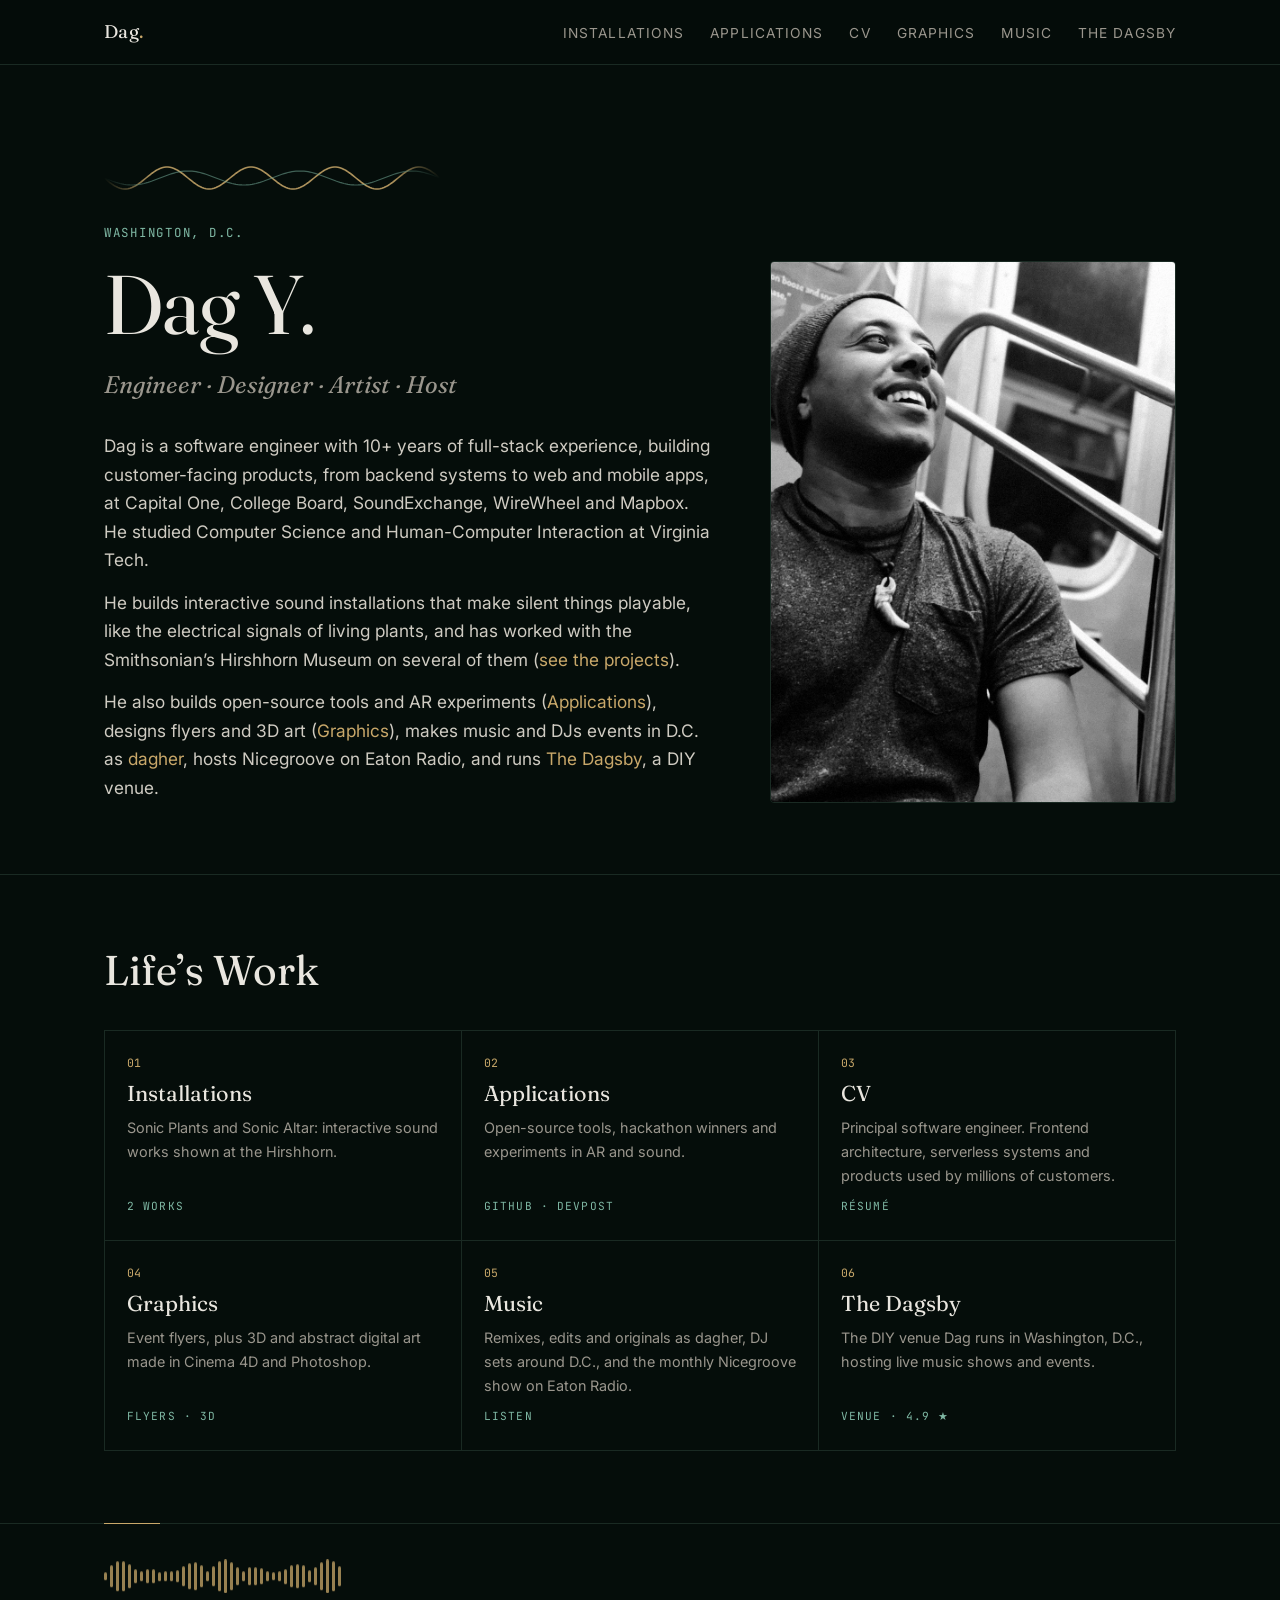
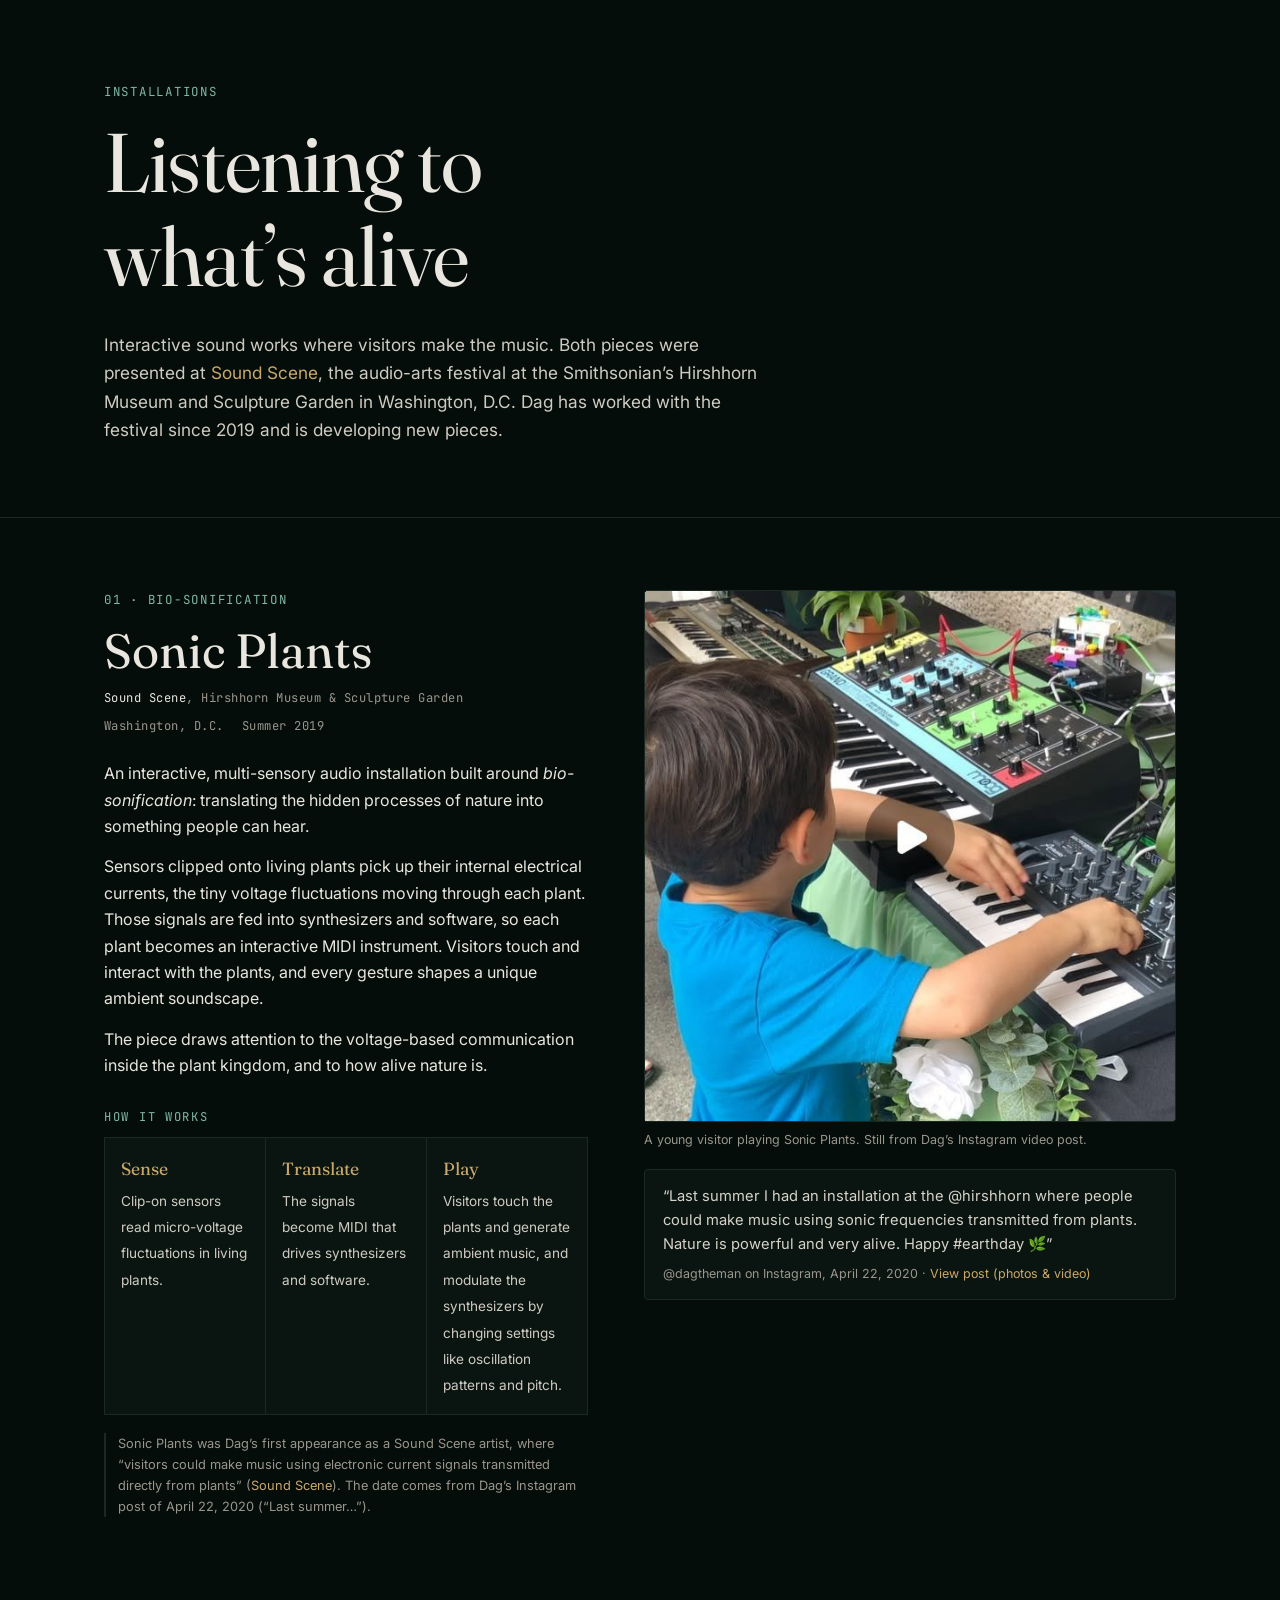
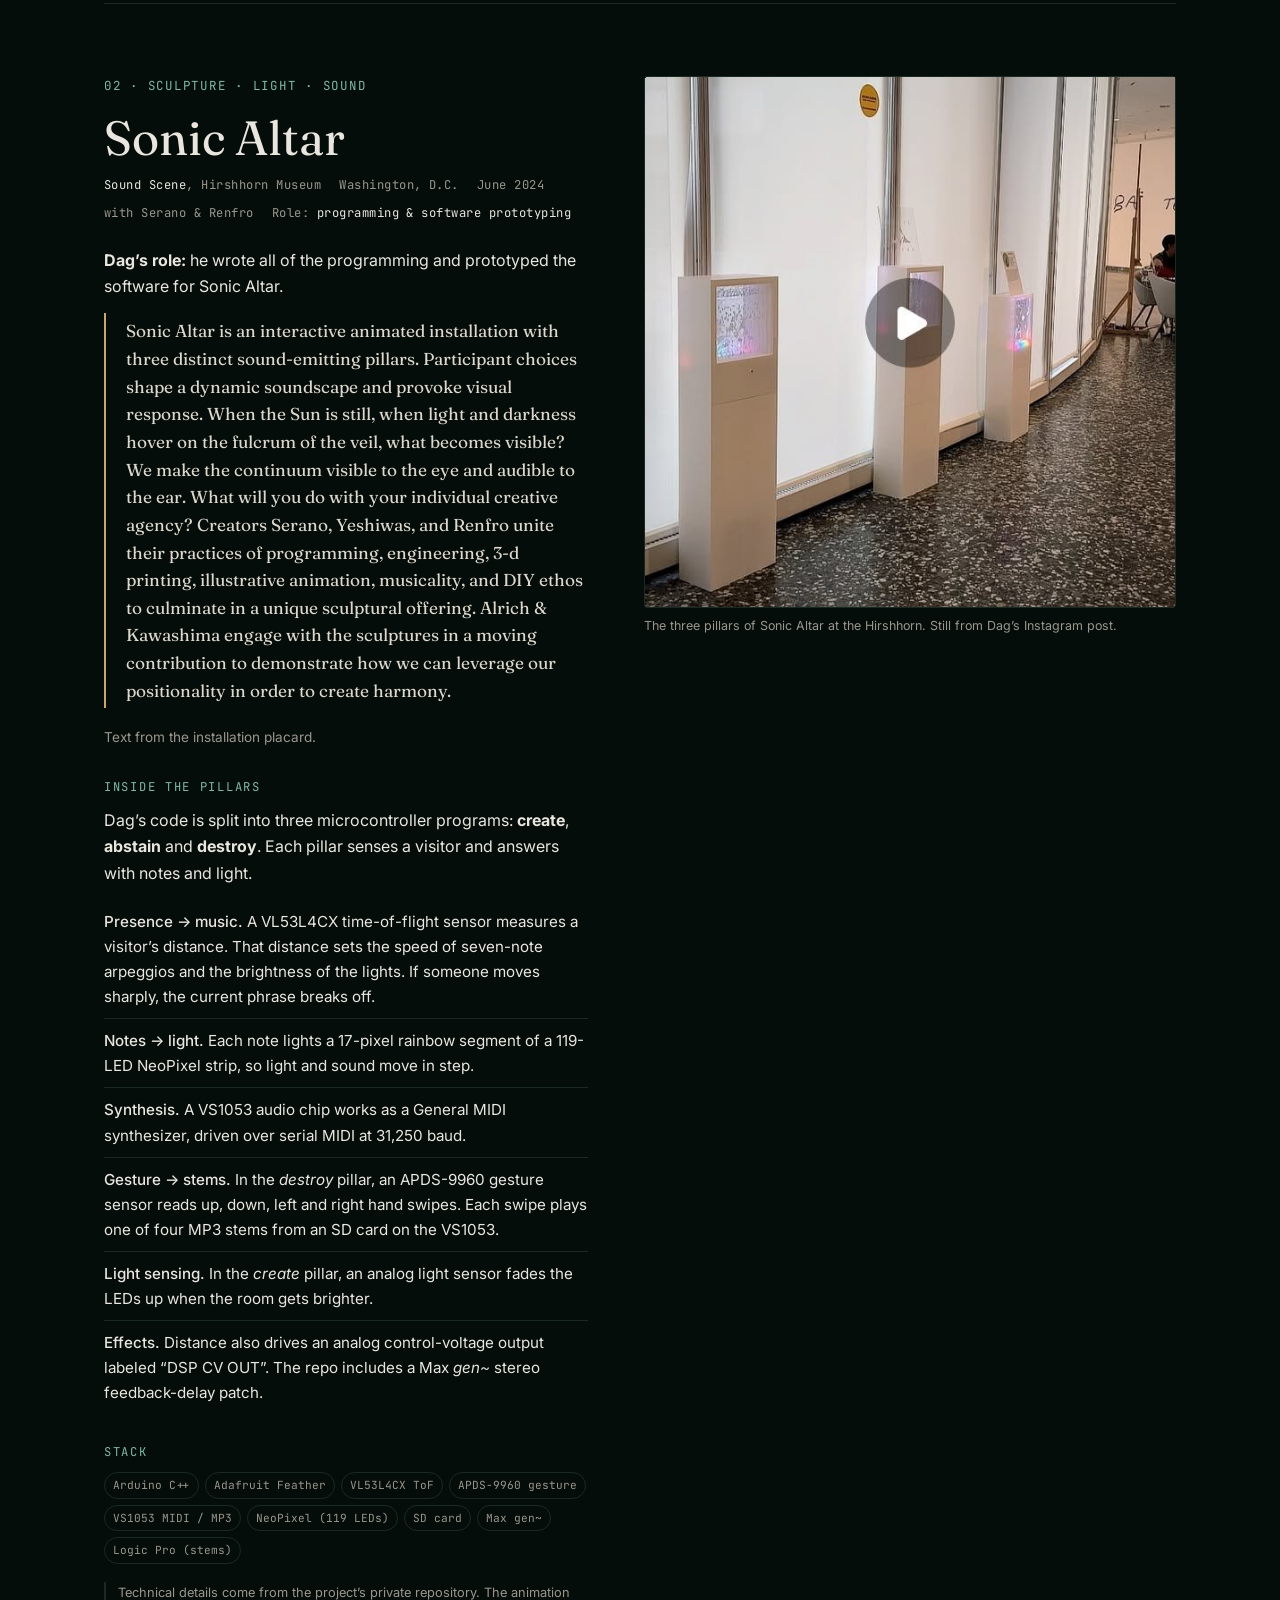
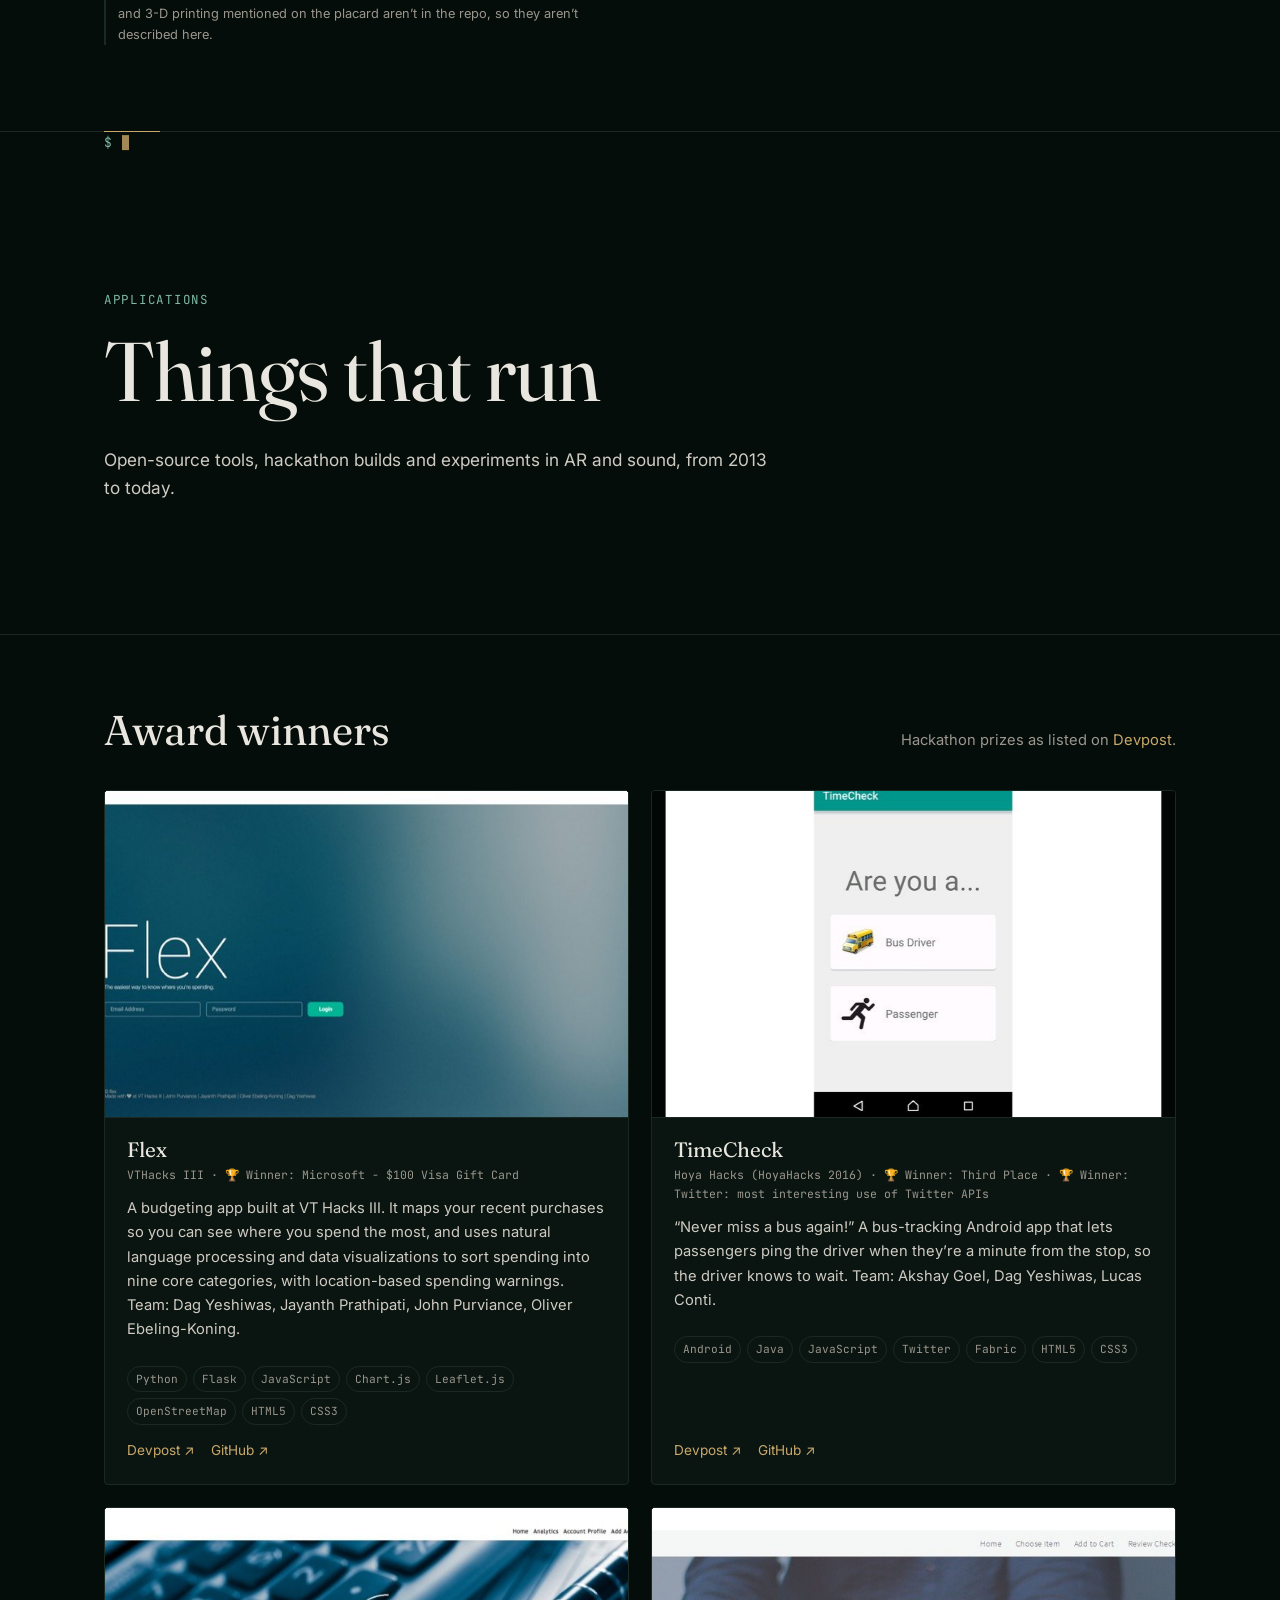
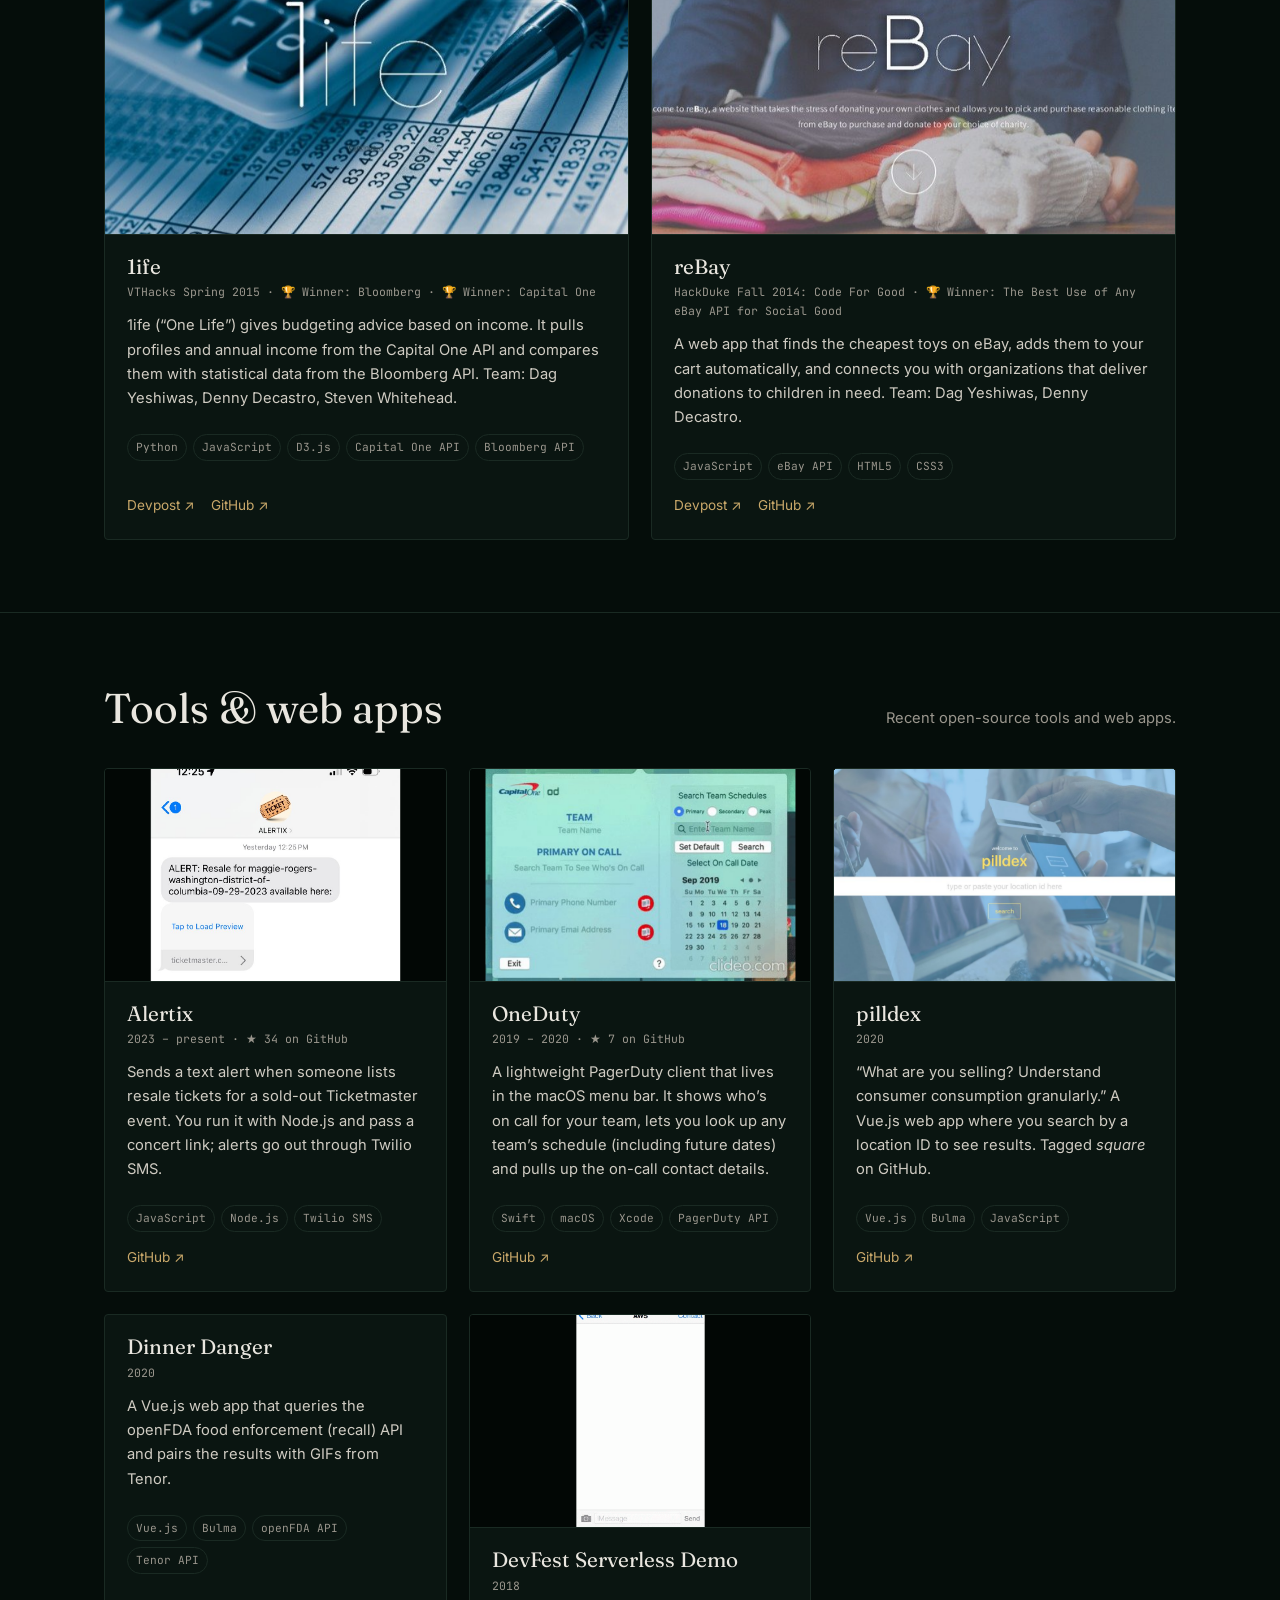
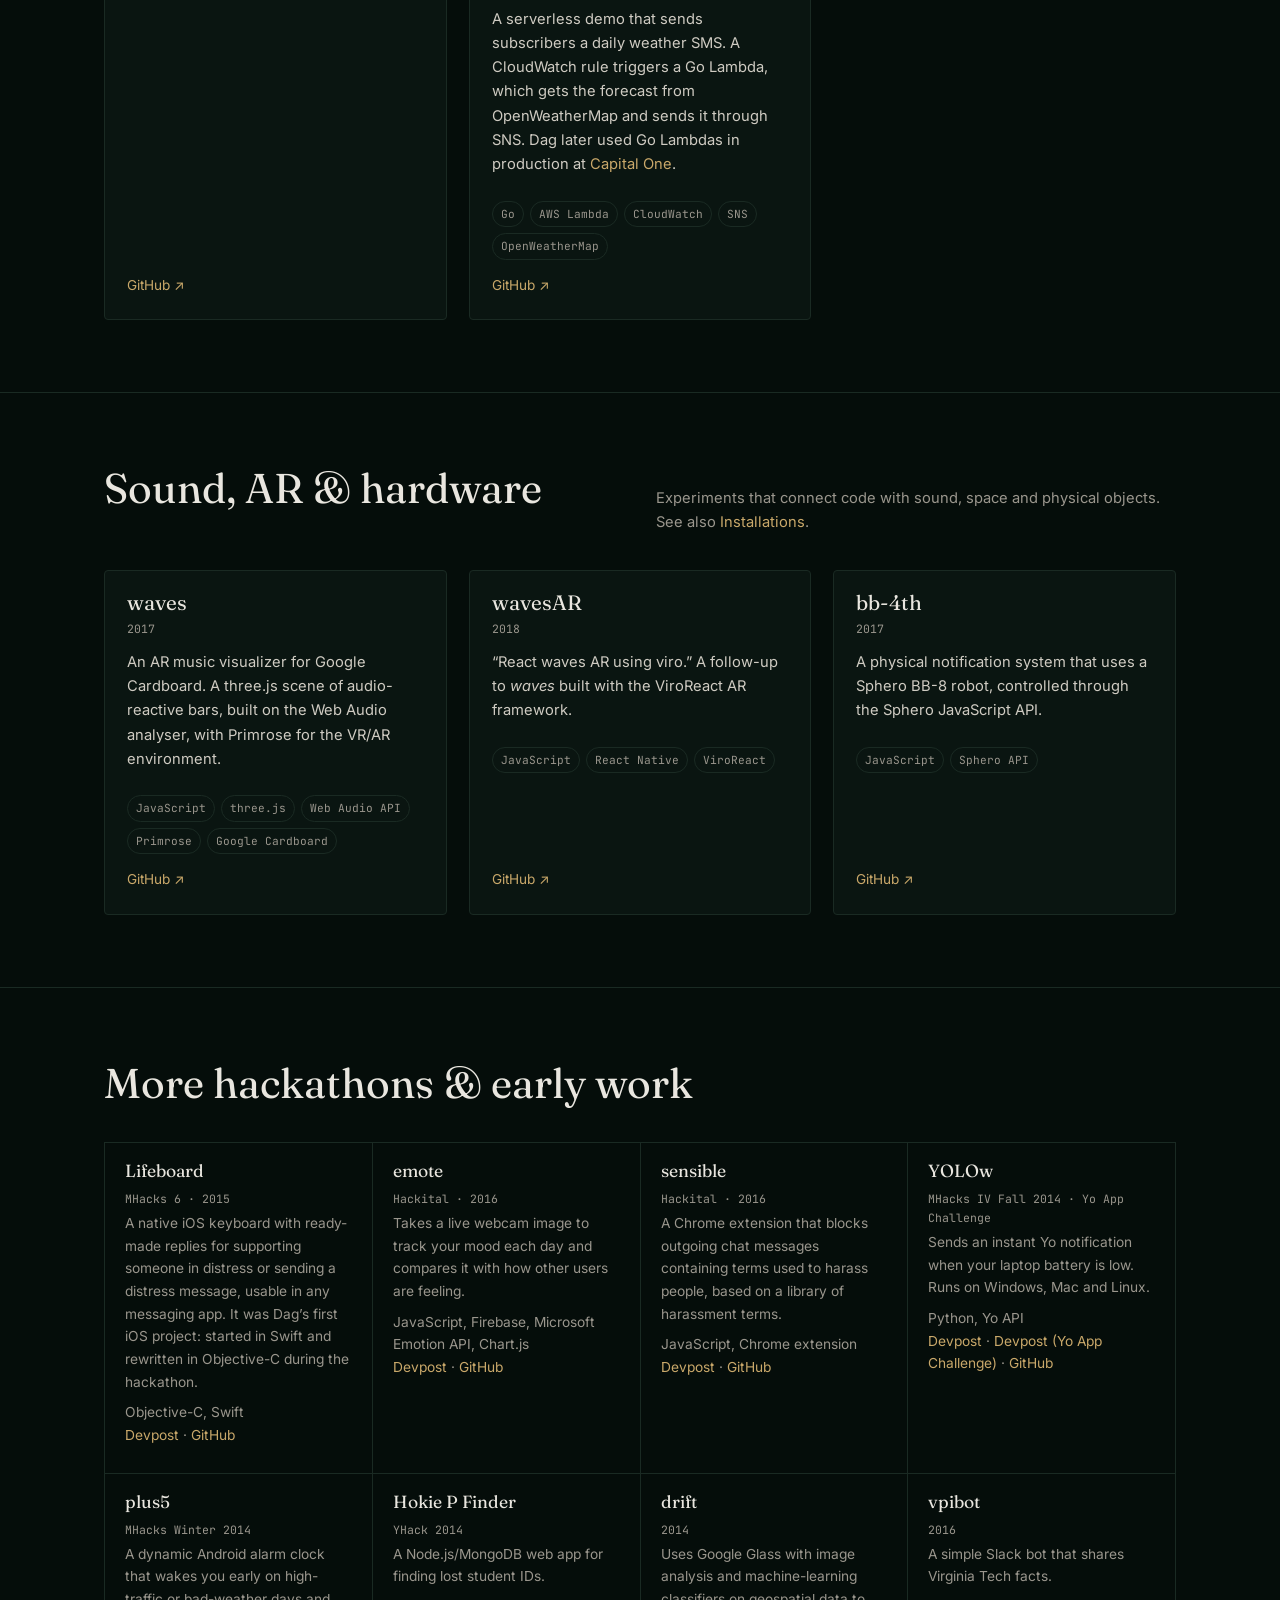
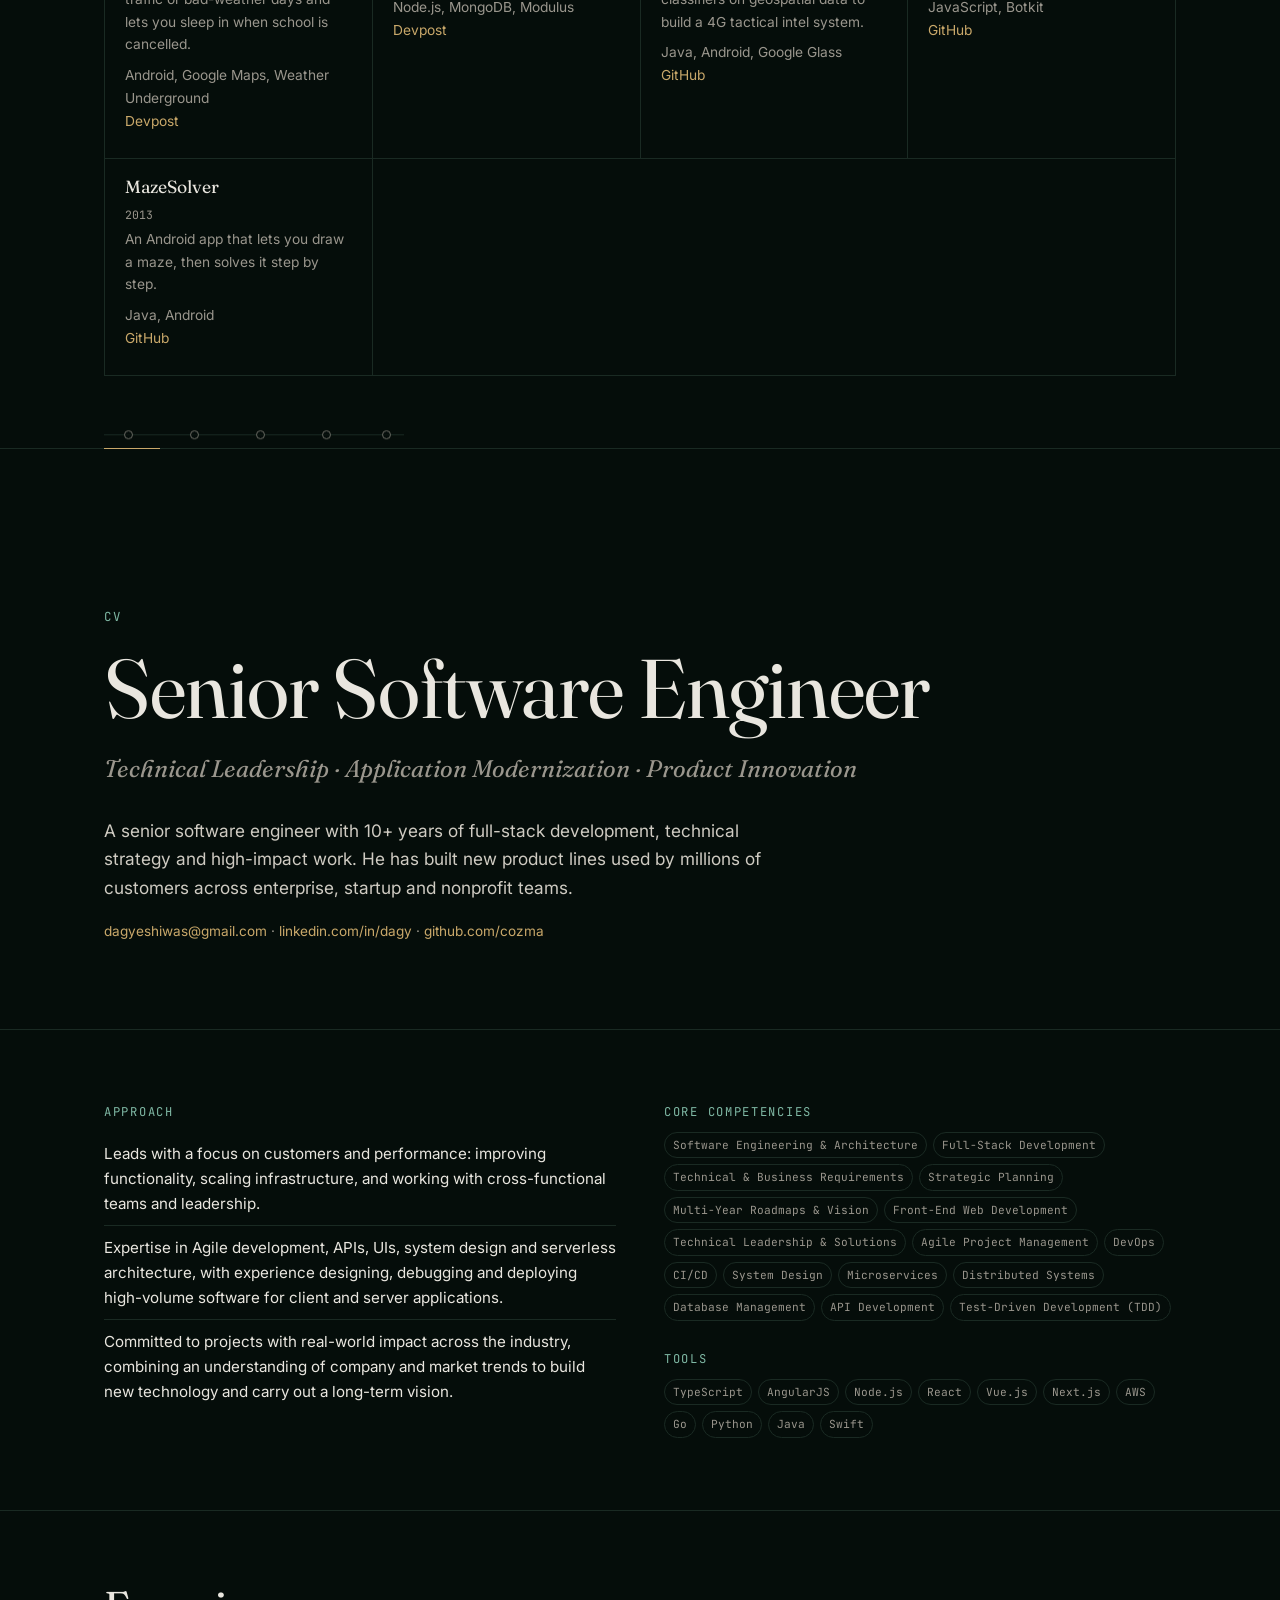
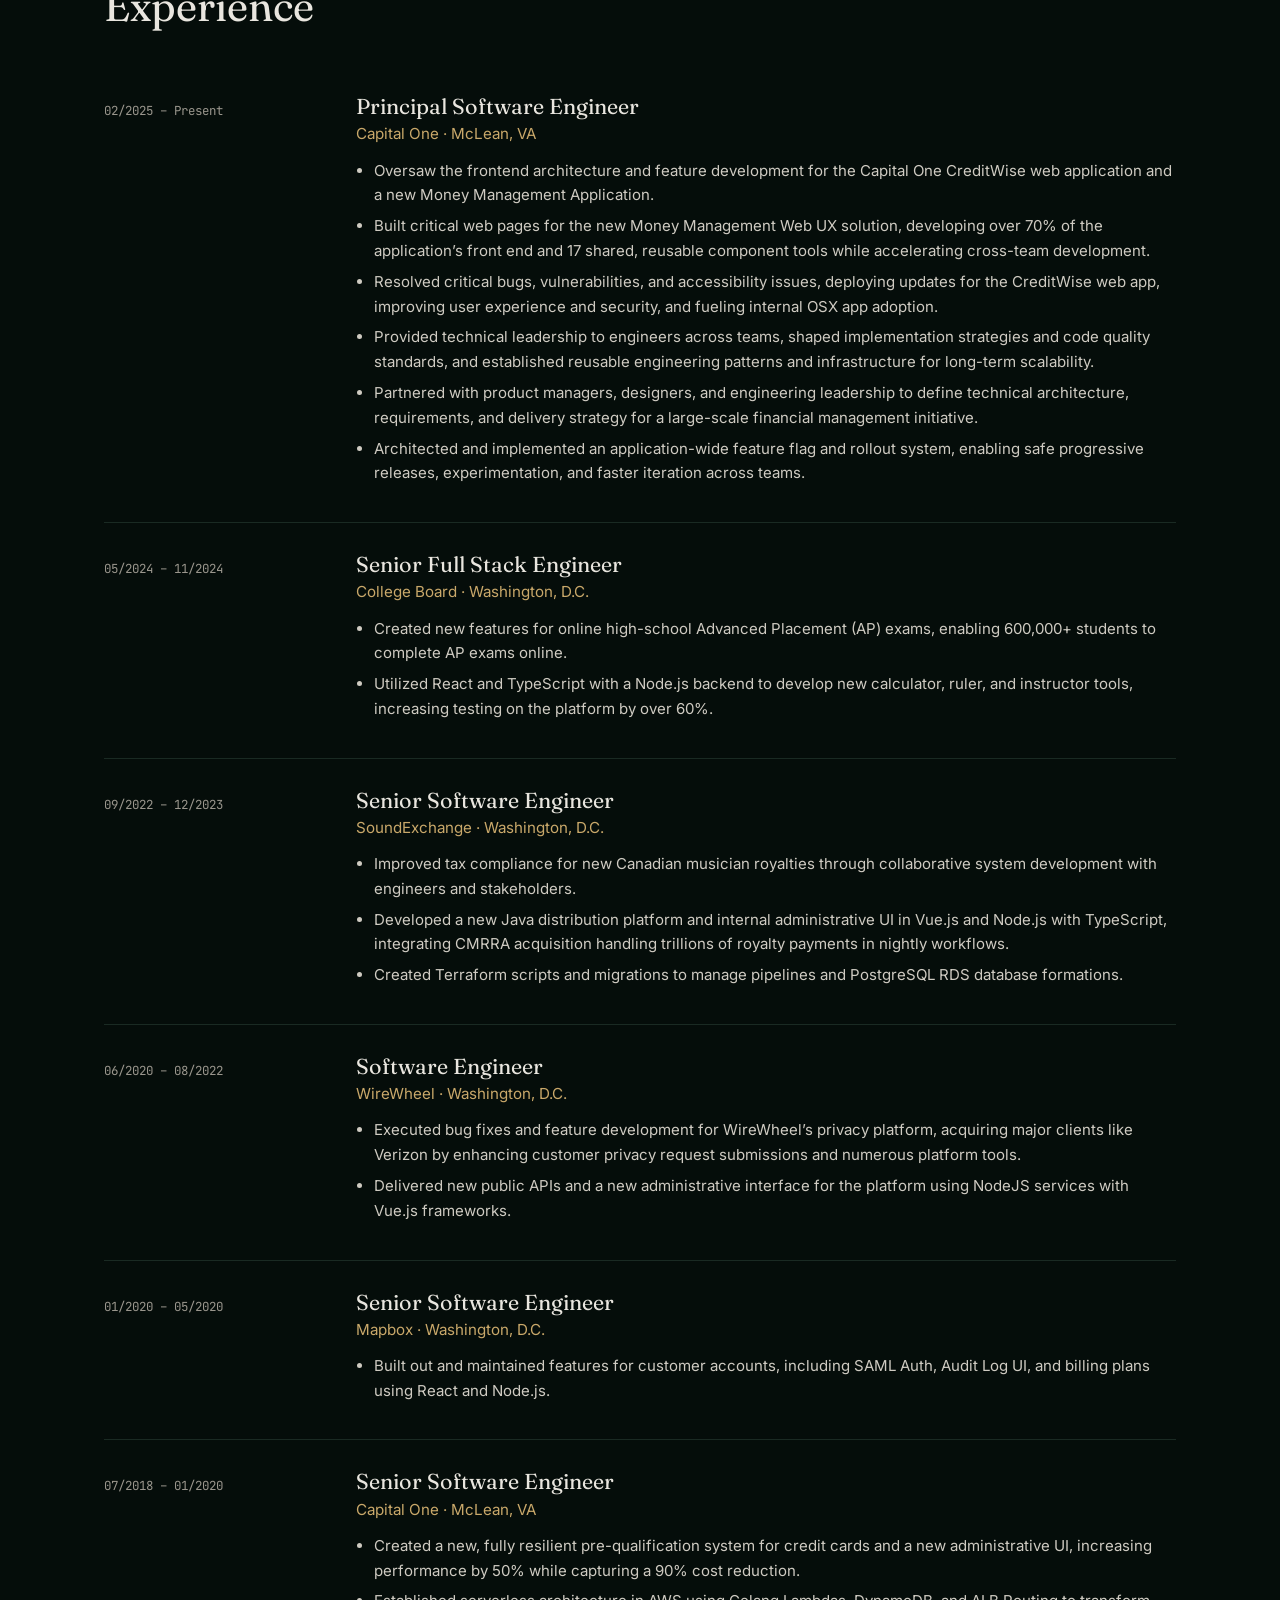
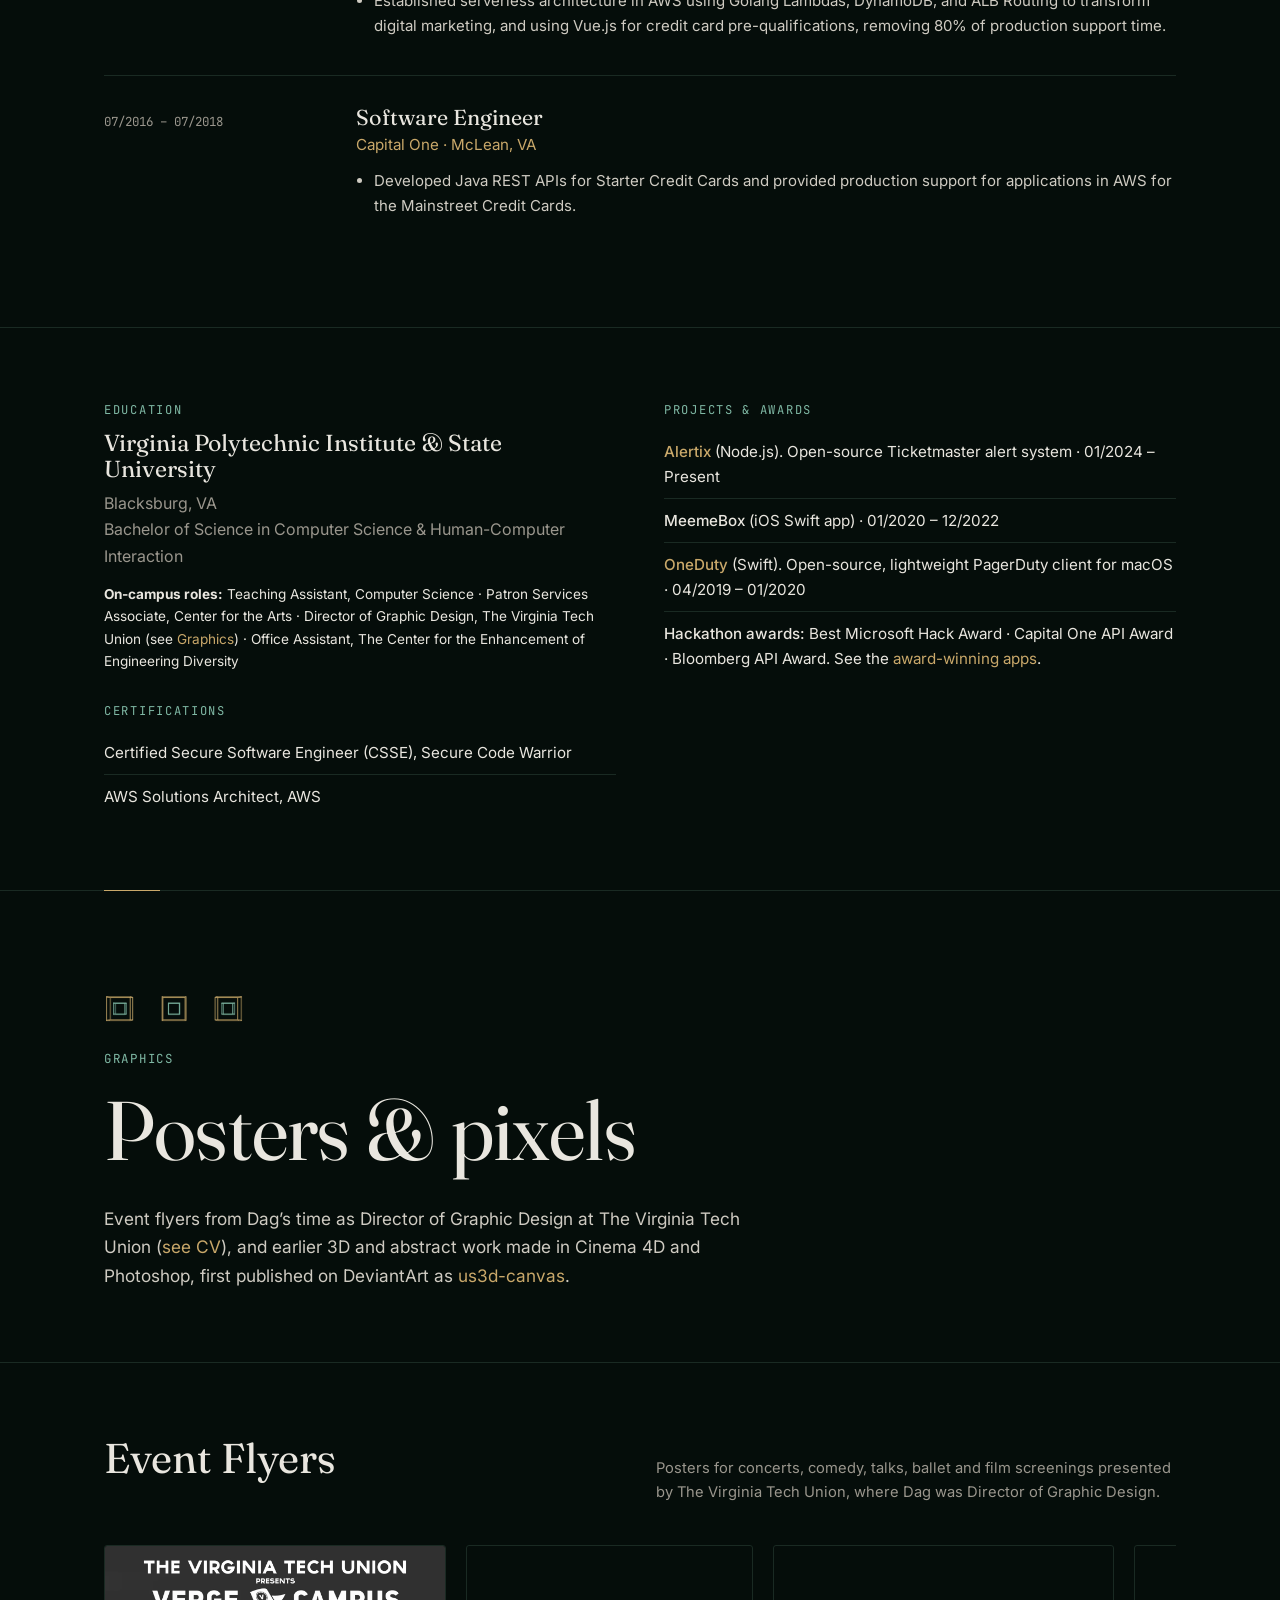
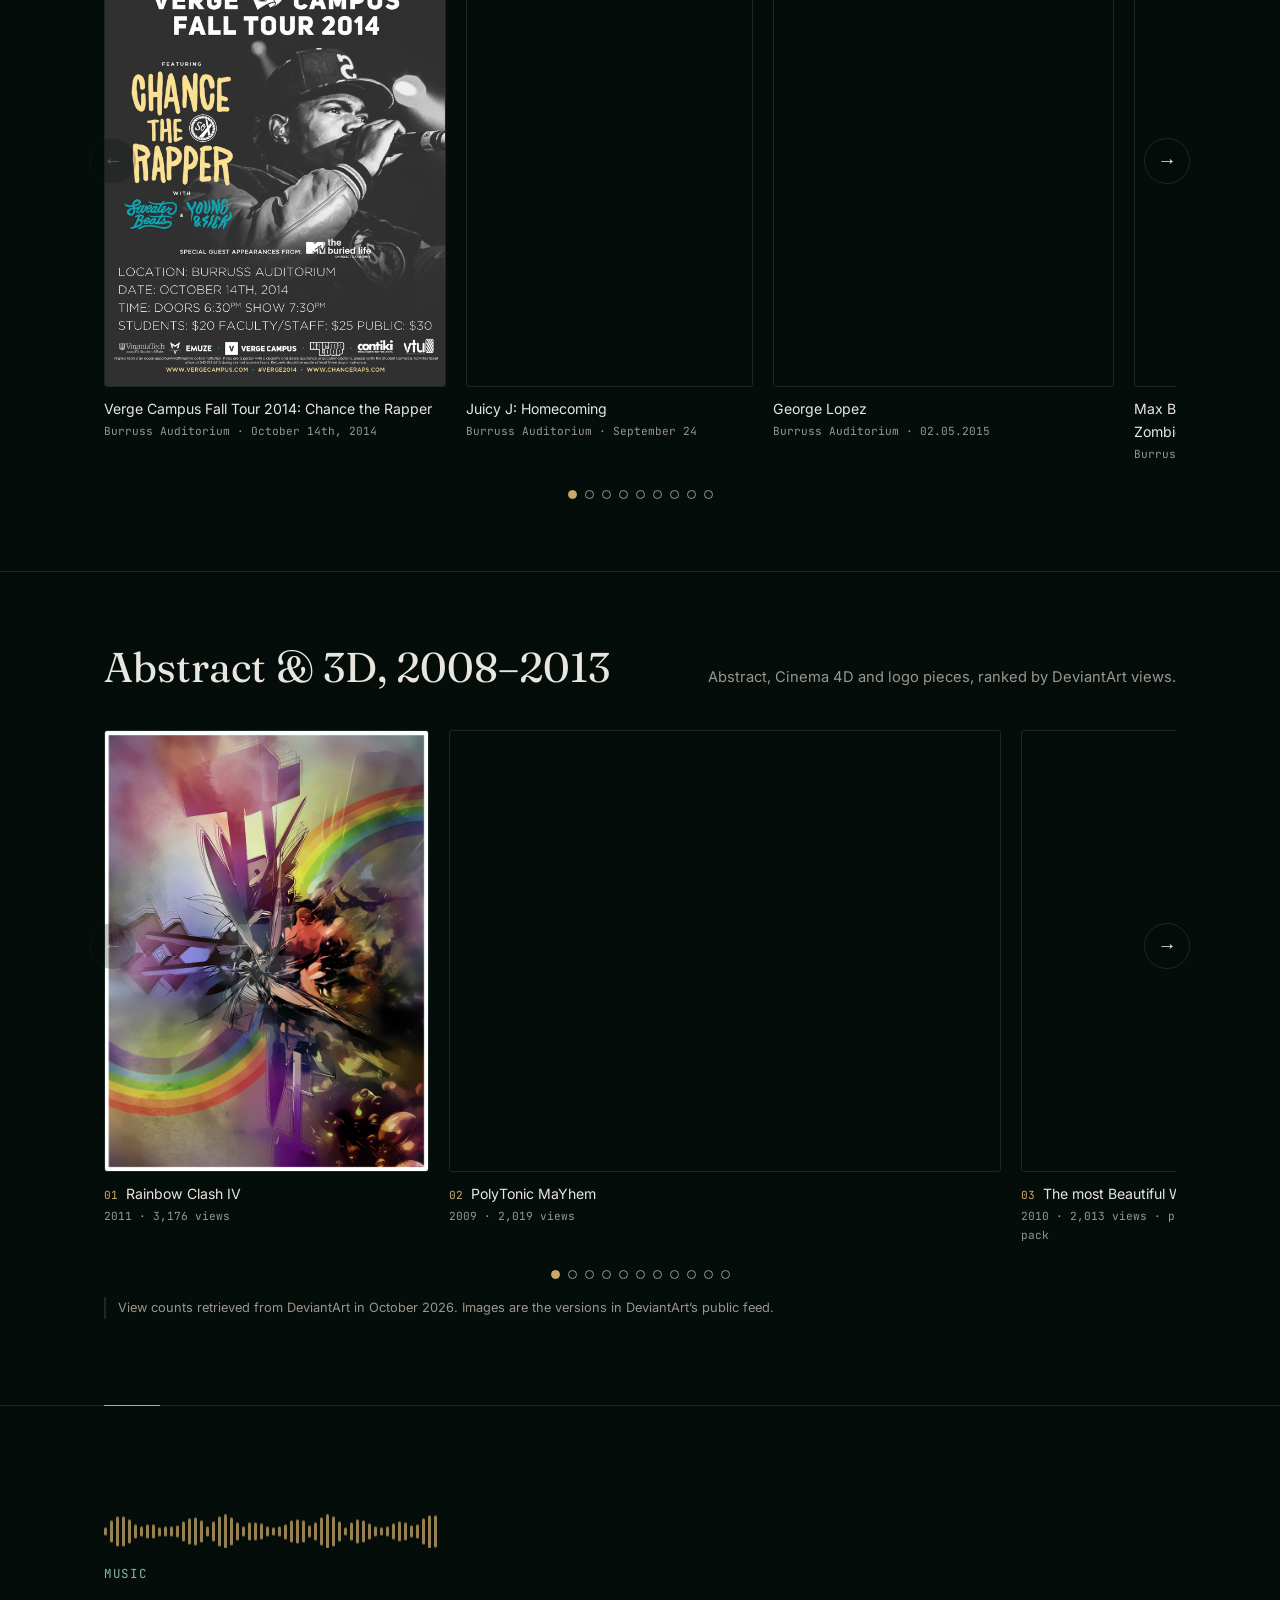
<file: index.html>
<!doctype html>
<html lang="en">
<head>
<meta charset="utf-8">
<meta name="viewport" content="width=device-width, initial-scale=1">
<title>Dag Yeshiwas: engineer, designer, artist, host</title>
<meta name="description" content="Portfolio of Dag Yeshiwas, a Washington, D.C. engineer, designer, artist and host.">
<meta property="og:type" content="website"><meta property="og:site_name" content="Dag Yeshiwas"><meta property="og:title" content="Dag Yeshiwas: engineer, designer, artist, host"><meta property="og:description" content="Portfolio of Dag Yeshiwas, a Washington, D.C. engineer, designer, artist and host."><meta property="og:url" content="https://cozma.github.io/"><meta property="og:image" content="https://cozma.github.io/assets/img/dag-portrait.jpg"><meta property="og:image:width" content="900"><meta property="og:image:height" content="1200"><meta name="twitter:card" content="summary_large_image"><meta name="twitter:title" content="Dag Yeshiwas: engineer, designer, artist, host"><meta name="twitter:description" content="Portfolio of Dag Yeshiwas, a Washington, D.C. engineer, designer, artist and host."><meta name="twitter:image" content="https://cozma.github.io/assets/img/dag-portrait.jpg">
<link rel="preconnect" href="https://fonts.googleapis.com"><link rel="preconnect" href="https://fonts.gstatic.com" crossorigin>
<link href="https://fonts.googleapis.com/css2?family=Fraunces:ital,opsz,wght@0,9..144,300..500;1,9..144,300..400&family=Inter:wght@400;500&family=JetBrains+Mono&display=swap" rel="stylesheet">
<link rel="stylesheet" href="assets/css/style.css">
<link rel="stylesheet" href="assets/css/onepage.css">
<link rel="preload" as="image" href="assets/img/dag-portrait.webp" type="image/webp">
<script src="assets/js/main.js" defer></script>
<script src="assets/js/onepage.js" defer></script>
</head>
<body>
<header class="site-header"><div class="wrap">
  <a class="brand" href="#home">Dag<span>.</span></a>
  <button class="nav-toggle" aria-expanded="false" aria-controls="nav">Menu</button>
  <ul class="nav" id="nav">
<li><a href="#installations">Installations</a></li>
<li><a href="#applications">Applications</a></li>
<li><a href="#day-job">CV</a></li>
<li><a href="#graphics">Graphics</a></li>
<li><a href="#music">Music</a></li>
<li><a href="#the-dagsby">The Dagsby</a></li>
  </ul>
</div></header>
<main>
<div class="op-sec" id="home" data-label="Home">
<div class="hero"><div class="wrap hero-grid">
  <div>
    <div class="anim anim-sine" aria-hidden="true"></div>
    <p class="eyebrow">Washington, D.C.</p>
    <h1>Dag Y.</h1>
    <p class="roles">Engineer · Designer · Artist · Host</p>
    <p class="lede">Dag is a software engineer with 10+ years of full-stack experience, building customer-facing products, from backend systems to web and mobile apps, at Capital One, College Board, SoundExchange, WireWheel and Mapbox. He studied Computer Science and Human-Computer Interaction at Virginia Tech.</p>
    <p class="lede" style="margin-top:14px">He builds interactive sound installations that make silent things playable, like the electrical signals of living plants, and has worked with the Smithsonian&rsquo;s Hirshhorn Museum on several of them (<a href="#installations">see the projects</a>).</p>
    <p class="lede" style="margin-top:14px">He also builds open-source tools and AR experiments (<a href="#applications">Applications</a>), designs flyers and 3D art (<a href="#graphics">Graphics</a>), makes music and DJs events in D.C. as <a href="#music">dagher</a>, hosts Nicegroove on Eaton Radio, and runs <a href="#the-dagsby">The Dagsby</a>, a DIY venue.</p>
  </div>
  <figure style="margin:0">
    <picture><source srcset="assets/img/dag-portrait.webp" type="image/webp"><img fetchpriority="high" class="portrait" src="assets/img/dag-portrait.jpg" alt="Dag Yeshiwas smiling on a subway train, wearing a knit beanie, a gray t-shirt and a tooth pendant necklace." width="900" height="1200"></picture>
  </figure>
</div></div>
<section><div class="wrap">
  <div class="section-head"><h2>Life&rsquo;s Work</h2></div>
  <div class="cards">
    <a class="card" href="#installations"><span class="num">01</span><h3>Installations</h3><p>Sonic Plants and Sonic Altar: interactive sound works shown at the Hirshhorn.</p><span class="status live">2 works</span></a>
    <a class="card" href="#applications"><span class="num">02</span><h3>Applications</h3><p>Open-source tools, hackathon winners and experiments in AR and sound.</p><span class="status live">GitHub · Devpost</span></a>
    <a class="card" href="#day-job"><span class="num">03</span><h3>CV</h3><p>Principal software engineer. Frontend architecture, serverless systems and products used by millions of customers.</p><span class="status live">Résumé</span></a>
    <a class="card" href="#graphics"><span class="num">04</span><h3>Graphics</h3><p>Event flyers, plus 3D and abstract digital art made in Cinema 4D and Photoshop.</p><span class="status live">Flyers · 3D</span></a>
    <a class="card" href="#music"><span class="num">05</span><h3>Music</h3><p>Remixes, edits and originals as dagher, DJ sets around D.C., and the monthly Nicegroove show on Eaton Radio.</p><span class="status live">Listen</span></a>
    <a class="card" href="#the-dagsby"><span class="num">06</span><h3>The Dagsby</h3><p>The DIY venue Dag runs in Washington, D.C., hosting live music shows and events.</p><span class="status live">Venue · 4.9 ★</span></a>
  </div>
</div></section>
</div>
<div class="op-sec" id="installations" data-label="Installations">
<div class="hero"><div class="wrap">
  <div class="wave" data-bars="40" aria-hidden="true"></div>
  <p class="eyebrow">Installations</p>
  <h2 class="h1">Listening to<br>what&rsquo;s alive</h2>
  <p class="lede">Interactive sound works where visitors make the music. Both pieces were presented at <a href="https://www.soundscene.org/dag-yeshiwas">Sound Scene</a>, the audio-arts festival at the Smithsonian&rsquo;s Hirshhorn Museum and Sculpture Garden in Washington, D.C. Dag has worked with the festival since 2019 and is developing new pieces.</p>
</div></div>

<div class="wrap">
<article class="project" id="sonic-plants">
  <div>
    <p class="eyebrow">01 · Bio-sonification</p>
    <h2>Sonic Plants</h2>
    <div class="meta"><span><b>Sound Scene</b>, Hirshhorn Museum &amp; Sculpture Garden</span><span>Washington, D.C.</span><span>Summer 2019</span></div>
    <p>An interactive, multi-sensory audio installation built around <em>bio-sonification</em>: translating the hidden processes of nature into something people can hear.</p>
    <p>Sensors clipped onto living plants pick up their internal electrical currents, the tiny voltage fluctuations moving through each plant. Those signals are fed into synthesizers and software, so each plant becomes an interactive MIDI instrument. Visitors touch and interact with the plants, and every gesture shapes a unique ambient soundscape.</p>
    <p>The piece draws attention to the voltage-based communication inside the plant kingdom, and to how alive nature is.</p>
    <h4>How it works</h4>
    <div class="flow">
      <div><b>Sense</b><span>Clip-on sensors read micro-voltage fluctuations in living plants.</span></div>
      <div><b>Translate</b><span>The signals become MIDI that drives synthesizers and software.</span></div>
      <div><b>Play</b><span>Visitors touch the plants and generate ambient music, and modulate the synthesizers by changing settings like oscillation patterns and pitch.</span></div>
    </div>
    <p class="note">Sonic Plants was Dag&rsquo;s first appearance as a Sound Scene artist, where &ldquo;visitors could make music using electronic current signals transmitted directly from plants&rdquo; (<a href="https://www.soundscene.org/dag-yeshiwas">Sound Scene</a>). The date comes from Dag&rsquo;s Instagram post of April 22, 2020 (&ldquo;Last summer&hellip;&rdquo;).</p>
  </div>
  <div class="media">
    <figure>
      <a href="https://www.instagram.com/dagtheman/p/B_TATrMnE7X/" style="border:0"><img decoding="async" src="assets/img/sonic-plants-instagram.jpg" alt="A child plays a synthesizer keyboard surrounded by potted plants wired with clip-on sensors and cables." width="640" height="640" loading="lazy"></a>
      <figcaption>A young visitor playing Sonic Plants. Still from Dag&rsquo;s Instagram video post.</figcaption>
    </figure>
    <blockquote class="ig">&ldquo;Last summer I had an installation at the @hirshhorn where people could make music using sonic frequencies transmitted from plants. Nature is powerful and very alive. Happy #earthday 🌿&rdquo;
      <cite>@dagtheman on Instagram, April 22, 2020 · <a href="https://www.instagram.com/dagtheman/p/B_TATrMnE7X/">View post (photos &amp; video)</a></cite></blockquote>
  </div>
</article>

<article class="project" id="sonic-altar">
  <div>
    <p class="eyebrow">02 · Sculpture · Light · Sound</p>
    <h2>Sonic Altar</h2>
    <div class="meta"><span><b>Sound Scene</b>, Hirshhorn Museum</span><span>Washington, D.C.</span><span>June 2024</span><span>with Serano &amp; Renfro</span><span>Role: <b>programming &amp; software prototyping</b></span></div>
    <p><b>Dag&rsquo;s role:</b> he wrote all of the programming and prototyped the software for Sonic Altar.</p>
    <blockquote class="placard">Sonic Altar is an interactive animated installation with three distinct sound-emitting pillars. Participant choices shape a dynamic soundscape and provoke visual response. When the Sun is still, when light and darkness hover on the fulcrum of the veil, what becomes visible? We make the continuum visible to the eye and audible to the ear. What will you do with your individual creative agency? Creators Serano, Yeshiwas, and Renfro unite their practices of programming, engineering, 3-d printing, illustrative animation, musicality, and DIY ethos to culminate in a unique sculptural offering. Alrich &amp; Kawashima engage with the sculptures in a moving contribution to demonstrate how we can leverage our positionality in order to create harmony.</blockquote>
    <p class="muted small">Text from the installation placard.</p>

    <h4>Inside the pillars</h4>
    <p>Dag&rsquo;s code is split into three microcontroller programs: <b>create</b>, <b>abstain</b> and <b>destroy</b>. Each pillar senses a visitor and answers with notes and light.</p>
    <ul class="clean">
      <li><b>Presence → music.</b> A VL53L4CX time-of-flight sensor measures a visitor&rsquo;s distance. That distance sets the speed of seven-note arpeggios and the brightness of the lights. If someone moves sharply, the current phrase breaks off.</li>
      <li><b>Notes → light.</b> Each note lights a 17-pixel rainbow segment of a 119-LED NeoPixel strip, so light and sound move in step.</li>
      <li><b>Synthesis.</b> A VS1053 audio chip works as a General MIDI synthesizer, driven over serial MIDI at 31,250 baud.</li>
      <li><b>Gesture → stems.</b> In the <em>destroy</em> pillar, an APDS-9960 gesture sensor reads up, down, left and right hand swipes. Each swipe plays one of four MP3 stems from an SD card on the VS1053.</li>
      <li><b>Light sensing.</b> In the <em>create</em> pillar, an analog light sensor fades the LEDs up when the room gets brighter.</li>
      <li><b>Effects.</b> Distance also drives an analog control-voltage output labeled &ldquo;DSP CV OUT&rdquo;. The repo includes a Max <em>gen~</em> stereo feedback-delay patch.</li>
    </ul>
    <h4>Stack</h4>
    <ul class="tags"><li>Arduino C++</li><li>Adafruit Feather</li><li>VL53L4CX ToF</li><li>APDS-9960 gesture</li><li>VS1053 MIDI / MP3</li><li>NeoPixel (119 LEDs)</li><li>SD card</li><li>Max gen~</li><li>Logic Pro (stems)</li></ul>
    <p class="note">Technical details come from the project&rsquo;s private repository. The animation and 3-D printing mentioned on the placard aren&rsquo;t in the repo, so they aren&rsquo;t described here.</p>
  </div>
  <div class="media">
    <figure>
      <a href="https://www.instagram.com/dagtheman/p/C8mhQqPOvwZ/" style="border:0"><img decoding="async" src="assets/img/sonic-altar-instagram.jpg" alt="Three white pillars with glowing screens and rainbow lights stand along a curved gallery wall at the Hirshhorn." width="640" height="640" loading="lazy"></a>
      <figcaption>The three pillars of Sonic Altar at the Hirshhorn. Still from Dag&rsquo;s Instagram post.</figcaption>
    </figure>
  </div>
</article>
</div>
</div>
<div class="op-sec" id="applications" data-label="Applications">
<div class="hero"><div class="wrap">
  <div class="anim anim-code" aria-hidden="true"></div>
  <p class="eyebrow">Applications</p>
  <h2 class="h1">Things that run</h2>
  <p class="lede">Open-source tools, hackathon builds and experiments in AR and sound, from 2013 to today.</p>
  <p style="margin-top:22px;display:flex;gap:22px;flex-wrap:wrap;font-family:var(--mono);font-size:.85rem"><a href="https://github.com/cozma">github.com/cozma ↗</a><a href="https://devpost.com/cozma">devpost.com/cozma ↗</a></p>
</div></div>
<section id="awards"><div class="wrap">
  <div class="section-head"><h2>Award winners</h2><p class="kicker">Hackathon prizes as listed on <a href="https://devpost.com/cozma">Devpost</a>.</p></div>
  <div class="apps awards"><article class="app" id="flex"><div class="shot"><img decoding="async" width="695" height="494" src="assets/img/devpost-flex.jpg" alt="Flex login screen" loading="lazy"></div><div class="body"><h3>Flex</h3><div class="yr">VTHacks III · 🏆 Winner: Microsoft - $100 Visa Gift Card</div><p>A budgeting app built at VT Hacks III. It maps your recent purchases so you can see where you spend the most, and uses natural language processing and data visualizations to sort spending into nine core categories, with location-based spending warnings. Team: Dag Yeshiwas, Jayanth Prathipati, John Purviance, Oliver Ebeling-Koning.</p><ul class="tags"><li>Python</li><li>Flask</li><li>JavaScript</li><li>Chart.js</li><li>Leaflet.js</li><li>OpenStreetMap</li><li>HTML5</li><li>CSS3</li></ul><div class="links"><a href="https://devpost.com/software/flex">Devpost ↗</a> <a href="https://github.com/jpurviance/Flex">GitHub ↗</a></div></div></article><article class="app" id="timecheck"><div class="shot contain"><img decoding="async" width="695" height="494" src="assets/img/devpost-timecheck.jpg" alt="TimeCheck app screen asking whether you are a bus driver or passenger" loading="lazy"></div><div class="body"><h3>TimeCheck</h3><div class="yr">Hoya Hacks (HoyaHacks 2016) · 🏆 Winner: Third Place · 🏆 Winner: Twitter: most interesting use of Twitter APIs</div><p>&ldquo;Never miss a bus again!&rdquo; A bus-tracking Android app that lets passengers ping the driver when they&rsquo;re a minute from the stop, so the driver knows to wait. Team: Akshay Goel, Dag Yeshiwas, Lucas Conti.</p><ul class="tags"><li>Android</li><li>Java</li><li>JavaScript</li><li>Twitter</li><li>Fabric</li><li>HTML5</li><li>CSS3</li></ul><div class="links"><a href="https://devpost.com/software/timecheck">Devpost ↗</a> <a href="https://github.com/lconti97/TimeCheck">GitHub ↗</a></div></div></article><article class="app" id="1ife"><div class="shot"><img decoding="async" width="695" height="494" src="assets/img/devpost-1ife.jpg" alt="1ife title screen" loading="lazy"></div><div class="body"><h3>1ife</h3><div class="yr">VTHacks Spring 2015 · 🏆 Winner: Bloomberg · 🏆 Winner: Capital One</div><p>1ife (&ldquo;One Life&rdquo;) gives budgeting advice based on income. It pulls profiles and annual income from the Capital One API and compares them with statistical data from the Bloomberg API. Team: Dag Yeshiwas, Denny Decastro, Steven Whitehead.</p><ul class="tags"><li>Python</li><li>JavaScript</li><li>D3.js</li><li>Capital One API</li><li>Bloomberg API</li></ul><div class="links"><a href="https://devpost.com/software/1ife">Devpost ↗</a> <a href="https://github.com/cozma/1ife">GitHub ↗</a></div></div></article><article class="app" id="rebay"><div class="shot"><img decoding="async" width="695" height="494" src="assets/img/devpost-rebay.jpg" alt="reBay landing page" loading="lazy"></div><div class="body"><h3>reBay</h3><div class="yr">HackDuke Fall 2014: Code For Good · 🏆 Winner: The Best Use of Any eBay API for Social Good</div><p>A web app that finds the cheapest toys on eBay, adds them to your cart automatically, and connects you with organizations that deliver donations to children in need. Team: Dag Yeshiwas, Denny Decastro.</p><ul class="tags"><li>JavaScript</li><li>eBay API</li><li>HTML5</li><li>CSS3</li></ul><div class="links"><a href="https://devpost.com/software/rebay-670mv">Devpost ↗</a> <a href="https://github.com/cozma/reBay">GitHub ↗</a></div></div></article></div>
</div></section>
<section><div class="wrap">
  <div class="section-head"><h2>Tools &amp; web apps</h2><p class="kicker">Recent open-source tools and web apps.</p></div>
  <div class="apps"><article class="app" id="alertix"><div class="shot contain"><img decoding="async" width="800" height="732" src="assets/img/app-alertix.jpg" alt="Text message from Alertix announcing a resale ticket is available" loading="lazy"></div><div class="body"><h3>Alertix</h3><div class="yr">2023 – present · ★ 34 on GitHub</div><p>Sends a text alert when someone lists resale tickets for a sold-out Ticketmaster event. You run it with Node.js and pass a concert link; alerts go out through Twilio SMS.</p><ul class="tags"><li>JavaScript</li><li>Node.js</li><li>Twilio SMS</li></ul><div class="links"><a href="https://github.com/cozma/alertix">GitHub ↗</a></div></div></article><article class="app" id="oneduty"><div class="shot contain"><img decoding="async" width="480" height="354" src="assets/img/app-oneduty.jpg" alt="OneDuty menu-bar window with team schedule search and calendar" loading="lazy"></div><div class="body"><h3>OneDuty</h3><div class="yr">2019 – 2020 · ★ 7 on GitHub</div><p>A lightweight PagerDuty client that lives in the macOS menu bar. It shows who&rsquo;s on call for your team, lets you look up any team&rsquo;s schedule (including future dates) and pulls up the on-call contact details.</p><ul class="tags"><li>Swift</li><li>macOS</li><li>Xcode</li><li>PagerDuty API</li></ul><div class="links"><a href="https://github.com/cozma/OneDuty">GitHub ↗</a></div></div></article><article class="app" id="pilldex"><div class="shot"><img decoding="async" width="1400" height="682" src="assets/img/app-pilldex.jpg" alt="pilldex homepage with a search box for a location id" loading="lazy"></div><div class="body"><h3>pilldex</h3><div class="yr">2020</div><p>&ldquo;What are you selling? Understand consumer consumption granularly.&rdquo; A Vue.js web app where you search by a location ID to see results. Tagged <em>square</em> on GitHub.</p><ul class="tags"><li>Vue.js</li><li>Bulma</li><li>JavaScript</li></ul><div class="links"><a href="https://github.com/cozma/pilldex">GitHub ↗</a></div></div></article><article class="app" id="dinnerdanger"><div class="body"><h3>Dinner Danger</h3><div class="yr">2020</div><p>A Vue.js web app that queries the openFDA food enforcement (recall) API and pairs the results with GIFs from Tenor.</p><ul class="tags"><li>Vue.js</li><li>Bulma</li><li>openFDA API</li><li>Tenor API</li></ul><div class="links"><a href="https://github.com/cozma/dinnerdanger">GitHub ↗</a></div></div></article><article class="app" id="devfest"><div class="shot contain"><img decoding="async" width="400" height="710" src="assets/img/app-devfest-sns.gif" alt="Animated phone screen receiving a weather SMS from AWS" loading="lazy"></div><div class="body"><h3>DevFest Serverless Demo</h3><div class="yr">2018</div><p>A serverless demo that sends subscribers a daily weather SMS. A CloudWatch rule triggers a Go Lambda, which gets the forecast from OpenWeatherMap and sends it through SNS. Dag later used Go Lambdas in production at <a href="#day-job">Capital One</a>.</p><ul class="tags"><li>Go</li><li>AWS Lambda</li><li>CloudWatch</li><li>SNS</li><li>OpenWeatherMap</li></ul><div class="links"><a href="https://github.com/cozma/devfest-serverless-demo">GitHub ↗</a></div></div></article></div>
</div></section>
<section><div class="wrap">
  <div class="section-head"><h2>Sound, AR &amp; hardware</h2><p class="kicker">Experiments that connect code with sound, space and physical objects. See also <a href="#installations">Installations</a>.</p></div>
  <div class="apps"><article class="app" id="waves-ar"><div class="body"><h3>waves</h3><div class="yr">2017</div><p>An AR music visualizer for Google Cardboard. A three.js scene of audio-reactive bars, built on the Web Audio analyser, with Primrose for the VR/AR environment.</p><ul class="tags"><li>JavaScript</li><li>three.js</li><li>Web Audio API</li><li>Primrose</li><li>Google Cardboard</li></ul><div class="links"><a href="https://github.com/cozma/waves-ar">GitHub ↗</a></div></div></article><article class="app" id="wavesar"><div class="body"><h3>wavesAR</h3><div class="yr">2018</div><p>&ldquo;React waves AR using viro.&rdquo; A follow-up to <em>waves</em> built with the ViroReact AR framework.</p><ul class="tags"><li>JavaScript</li><li>React Native</li><li>ViroReact</li></ul><div class="links"><a href="https://github.com/cozma/wavesAR">GitHub ↗</a></div></div></article><article class="app" id="bb-4th"><div class="body"><h3>bb-4th</h3><div class="yr">2017</div><p>A physical notification system that uses a Sphero BB-8 robot, controlled through the Sphero JavaScript API.</p><ul class="tags"><li>JavaScript</li><li>Sphero API</li></ul><div class="links"><a href="https://github.com/cozma/bb-4th">GitHub ↗</a></div></div></article></div>
</div></section>
<section><div class="wrap">
  <div class="section-head"><h2>More hackathons &amp; early work</h2></div>
  <div class="compact"><div><h3>Lifeboard</h3><p class="yr small muted" style="font-family:var(--mono);font-size:.72rem;margin:2px 0 0">MHacks 6 · 2015</p><p>A native iOS keyboard with ready-made replies for supporting someone in distress or sending a distress message, usable in any messaging app. It was Dag&rsquo;s first iOS project: started in Swift and rewritten in Objective-C during the hackathon.</p><p class="small">Objective-C, Swift<br><a href="https://devpost.com/software/lifeboard">Devpost</a> · <a href="https://github.com/cozma/Lifeboard">GitHub</a></p></div><div><h3>emote</h3><p class="yr small muted" style="font-family:var(--mono);font-size:.72rem;margin:2px 0 0">Hackital · 2016</p><p>Takes a live webcam image to track your mood each day and compares it with how other users are feeling.</p><p class="small">JavaScript, Firebase, Microsoft Emotion API, Chart.js<br><a href="https://devpost.com/software/emote-jcs81g">Devpost</a> · <a href="https://github.com/cozma/emote">GitHub</a></p></div><div><h3>sensible</h3><p class="yr small muted" style="font-family:var(--mono);font-size:.72rem;margin:2px 0 0">Hackital · 2016</p><p>A Chrome extension that blocks outgoing chat messages containing terms used to harass people, based on a library of harassment terms.</p><p class="small">JavaScript, Chrome extension<br><a href="https://devpost.com/software/sensible">Devpost</a> · <a href="https://github.com/cozma/sensible">GitHub</a></p></div><div><h3>YOLOw</h3><p class="yr small muted" style="font-family:var(--mono);font-size:.72rem;margin:2px 0 0">MHacks IV Fall 2014 · Yo App Challenge</p><p>Sends an instant Yo notification when your laptop battery is low. Runs on Windows, Mac and Linux.</p><p class="small">Python, Yo API<br><a href="https://devpost.com/software/yolow">Devpost</a> · <a href="https://devpost.com/software/yolow-m8l0s">Devpost (Yo App Challenge)</a> · <a href="https://github.com/cozma/YOLOw">GitHub</a></p></div><div><h3>plus5</h3><p class="yr small muted" style="font-family:var(--mono);font-size:.72rem;margin:2px 0 0">MHacks Winter 2014</p><p>A dynamic Android alarm clock that wakes you early on high-traffic or bad-weather days and lets you sleep in when school is cancelled.</p><p class="small">Android, Google Maps, Weather Underground<br><a href="https://devpost.com/software/plus5--2">Devpost</a></p></div><div><h3>Hokie P Finder</h3><p class="yr small muted" style="font-family:var(--mono);font-size:.72rem;margin:2px 0 0">YHack 2014</p><p>A Node.js/MongoDB web app for finding lost student IDs.</p><p class="small">Node.js, MongoDB, Modulus<br><a href="https://devpost.com/software/hokie-p-finder">Devpost</a></p></div><div><h3>drift</h3><p class="yr small muted" style="font-family:var(--mono);font-size:.72rem;margin:2px 0 0">2014</p><p>Uses Google Glass with image analysis and machine-learning classifiers on geospatial data to build a 4G tactical intel system.</p><p class="small">Java, Android, Google Glass<br><a href="https://github.com/cozma/drift">GitHub</a></p></div><div><h3>vpibot</h3><p class="yr small muted" style="font-family:var(--mono);font-size:.72rem;margin:2px 0 0">2016</p><p>A simple Slack bot that shares Virginia Tech facts.</p><p class="small">JavaScript, Botkit<br><a href="https://github.com/cozma/vpibot">GitHub</a></p></div><div><h3>MazeSolver</h3><p class="yr small muted" style="font-family:var(--mono);font-size:.72rem;margin:2px 0 0">2013</p><p>An Android app that lets you draw a maze, then solves it step by step.</p><p class="small">Java, Android<br><a href="https://github.com/cozma/MazeSolver">GitHub</a></p></div></div>
</div></section>
</div>
<div class="op-sec" id="day-job" data-label="CV">
<div class="hero"><div class="wrap">
  <div class="anim anim-flow" aria-hidden="true"></div>
  <p class="eyebrow">CV</p>
  <h2 class="h1">Senior Software Engineer</h2>
  <p class="roles">Technical Leadership · Application Modernization · Product Innovation</p>
  <p class="lede">A senior software engineer with 10+ years of full-stack development, technical strategy and high-impact work. He has built new product lines used by millions of customers across enterprise, startup and nonprofit teams.</p>
  <p class="small muted" style="margin-top:18px"><a href="mailto:dagyeshiwas@gmail.com">dagyeshiwas@gmail.com</a> · <a href="https://www.linkedin.com/in/dagy">linkedin.com/in/dagy</a> · <a href="https://github.com/cozma">github.com/cozma</a></p>
</div></div>
<section><div class="wrap two">
  <div><h4 style="margin-top:0">Approach</h4><ul class="clean">
    <li>Leads with a focus on customers and performance: improving functionality, scaling infrastructure, and working with cross-functional teams and leadership.</li>
    <li>Expertise in Agile development, APIs, UIs, system design and serverless architecture, with experience designing, debugging and deploying high-volume software for client and server applications.</li>
    <li>Committed to projects with real-world impact across the industry, combining an understanding of company and market trends to build new technology and carry out a long-term vision.</li></ul></div>
  <div><h4 style="margin-top:0">Core competencies</h4><ul class="tags"><li>Software Engineering &amp; Architecture</li><li>Full-Stack Development</li><li>Technical &amp; Business Requirements</li><li>Strategic Planning</li><li>Multi-Year Roadmaps &amp; Vision</li><li>Front-End Web Development</li><li>Technical Leadership &amp; Solutions</li><li>Agile Project Management</li><li>DevOps</li><li>CI/CD</li><li>System Design</li><li>Microservices</li><li>Distributed Systems</li><li>Database Management</li><li>API Development</li><li>Test-Driven Development (TDD)</li></ul><h4>Tools</h4><ul class="tags"><li>TypeScript</li><li>AngularJS</li><li>Node.js</li><li>React</li><li>Vue.js</li><li>Next.js</li><li>AWS</li><li>Go</li><li>Python</li><li>Java</li><li>Swift</li></ul></div>
</div></section>
<section><div class="wrap">
  <div class="section-head"><h2>Experience</h2></div>
  <div class="job"><div class="when">02/2025 – Present</div><div><h3>Principal Software Engineer</h3><p class="org">Capital One · McLean, VA</p><ul><li>Oversaw the frontend architecture and feature development for the Capital One CreditWise web application and a new Money Management Application.</li><li>Built critical web pages for the new Money Management Web UX solution, developing over 70% of the application’s front end and 17 shared, reusable component tools while accelerating cross-team development.</li><li>Resolved critical bugs, vulnerabilities, and accessibility issues, deploying updates for the CreditWise web app, improving user experience and security, and fueling internal OSX app adoption.</li><li>Provided technical leadership to engineers across teams, shaped implementation strategies and code quality standards, and established reusable engineering patterns and infrastructure for long-term scalability.</li><li>Partnered with product managers, designers, and engineering leadership to define technical architecture, requirements, and delivery strategy for a large-scale financial management initiative.</li><li>Architected and implemented an application-wide feature flag and rollout system, enabling safe progressive releases, experimentation, and faster iteration across teams.</li></ul></div></div>
<div class="job"><div class="when">05/2024 – 11/2024</div><div><h3>Senior Full Stack Engineer</h3><p class="org">College Board · Washington, D.C.</p><ul><li>Created new features for online high-school Advanced Placement (AP) exams, enabling 600,000+ students to complete AP exams online.</li><li>Utilized React and TypeScript with a Node.js backend to develop new calculator, ruler, and instructor tools, increasing testing on the platform by over 60%.</li></ul></div></div>
<div class="job"><div class="when">09/2022 – 12/2023</div><div><h3>Senior Software Engineer</h3><p class="org">SoundExchange · Washington, D.C.</p><ul><li>Improved tax compliance for new Canadian musician royalties through collaborative system development with engineers and stakeholders.</li><li>Developed a new Java distribution platform and internal administrative UI in Vue.js and Node.js with TypeScript, integrating CMRRA acquisition handling trillions of royalty payments in nightly workflows.</li><li>Created Terraform scripts and migrations to manage pipelines and PostgreSQL RDS database formations.</li></ul></div></div>
<div class="job"><div class="when">06/2020 – 08/2022</div><div><h3>Software Engineer</h3><p class="org">WireWheel · Washington, D.C.</p><ul><li>Executed bug fixes and feature development for WireWheel’s privacy platform, acquiring major clients like Verizon by enhancing customer privacy request submissions and numerous platform tools.</li><li>Delivered new public APIs and a new administrative interface for the platform using NodeJS services with Vue.js frameworks.</li></ul></div></div>
<div class="job"><div class="when">01/2020 – 05/2020</div><div><h3>Senior Software Engineer</h3><p class="org">Mapbox · Washington, D.C.</p><ul><li>Built out and maintained features for customer accounts, including SAML Auth, Audit Log UI, and billing plans using React and Node.js.</li></ul></div></div>
<div class="job"><div class="when">07/2018 – 01/2020</div><div><h3>Senior Software Engineer</h3><p class="org">Capital One · McLean, VA</p><ul><li>Created a new, fully resilient pre-qualification system for credit cards and a new administrative UI, increasing performance by 50% while capturing a 90% cost reduction.</li><li>Established serverless architecture in AWS using Golang Lambdas, DynamoDB, and ALB Routing to transform digital marketing, and using Vue.js for credit card pre-qualifications, removing 80% of production support time.</li></ul></div></div>
<div class="job"><div class="when">07/2016 – 07/2018</div><div><h3>Software Engineer</h3><p class="org">Capital One · McLean, VA</p><ul><li>Developed Java REST APIs for Starter Credit Cards and provided production support for applications in AWS for the Mainstreet Credit Cards.</li></ul></div></div>
</div></section>
<section><div class="wrap two">
  <div><h4 style="margin-top:0">Education</h4>
    <h3>Virginia Polytechnic Institute &amp; State University</h3><p class="muted">Blacksburg, VA<br>Bachelor of Science in Computer Science &amp; Human-Computer Interaction</p>
    <p class="small"><b>On-campus roles:</b> Teaching Assistant, Computer Science · Patron Services Associate, Center for the Arts · Director of Graphic Design, The Virginia Tech Union (see <a href="#graphics">Graphics</a>) · Office Assistant, The Center for the Enhancement of Engineering Diversity</p>
    <h4>Certifications</h4><ul class="clean"><li>Certified Secure Software Engineer (CSSE), Secure Code Warrior</li><li>AWS Solutions Architect, AWS</li></ul></div>
  <div><h4 style="margin-top:0">Projects &amp; awards</h4><ul class="clean">
    <li><b><a href="#alertix">Alertix</a></b> (Node.js). Open-source Ticketmaster alert system · 01/2024 – Present</li>
    <li><b>MeemeBox</b> (iOS Swift app) · 01/2020 – 12/2022</li>
    <li><b><a href="#oneduty">OneDuty</a></b> (Swift). Open-source, lightweight PagerDuty client for macOS · 04/2019 – 01/2020</li>
    <li><b>Hackathon awards:</b> Best Microsoft Hack Award · Capital One API Award · Bloomberg API Award. See the <a href="#awards">award-winning apps</a>.</li></ul></div>
</div></section>
</div>
<div class="op-sec" id="graphics" data-label="Graphics"><div class="hero"><div class="wrap"><div class="anim anim-cube" aria-hidden="true"></div><p class="eyebrow">Graphics</p><h2 class="h1">Posters &amp; pixels</h2><p class="lede">Event flyers from Dag&rsquo;s time as Director of Graphic Design at The Virginia Tech Union (<a href="#day-job">see CV</a>), and earlier 3D and abstract work made in Cinema 4D and Photoshop, first published on DeviantArt as <a href="https://www.deviantart.com/us3d-canvas">us3d-canvas</a>.</p></div></div><section class="flyers" aria-labelledby="flyers-h"><div class="wrap"><div class="section-head"><h2 id="flyers-h">Event Flyers</h2><p class="kicker">Posters for concerts, comedy, talks, ballet and film screenings presented by The Virginia Tech Union, where Dag was Director of Graphic Design.</p></div><div class="carousel" role="region" aria-roledescription="carousel" aria-label="Event flyers" tabindex="0"><button class="car-btn car-prev" aria-label="Previous flyer">←</button><ul class="car-track"><li class="car-slide" role="group" aria-roledescription="slide" aria-label="1 of 9: Verge Campus Fall Tour 2014: Chance the Rapper"><button class="car-open" data-full="assets/flyers/chance-the-rapper.jpg" data-title="Verge Campus Fall Tour 2014: Chance the Rapper" data-meta="Burruss Auditorium · October 14th, 2014" aria-label="Enlarge flyer: Verge Campus Fall Tour 2014: Chance the Rapper"><picture><source srcset="assets/flyers/chance-the-rapper.webp" type="image/webp"><img src="assets/flyers/chance-the-rapper.jpg" alt="Black-and-white photo of a rapper performing into a microphone. Text: The Virginia Tech Union presents Verge Campus Fall Tour 2014, featuring Chance the Rapper with Sweater Beats &amp; Young &amp; Sick. Burruss Auditorium, October 14th, 2014, doors 6:30pm, show 7:30pm." width="1236" height="1600" loading="lazy" decoding="async"></picture></button><p class="car-cap"><span>Verge Campus Fall Tour 2014: Chance the Rapper</span><span class="gmeta">Burruss Auditorium · October 14th, 2014</span></p></li><li class="car-slide" role="group" aria-roledescription="slide" aria-label="2 of 9: Juicy J: Homecoming"><button class="car-open" data-full="assets/flyers/juicy-j-homecoming.jpg" data-title="Juicy J: Homecoming" data-meta="Burruss Auditorium · September 24" aria-label="Enlarge flyer: Juicy J: Homecoming"><picture><source srcset="assets/flyers/juicy-j-homecoming.webp" type="image/webp"><img src="assets/flyers/juicy-j-homecoming.jpg" alt="Close-up portrait of a man in a hood and sunglasses, with glowing blue lettering. Text: The Virginia Tech Union + Black Student Alliance present Juicy J, Homecoming, September 24, Burruss Auditorium, doors 6:30, show 7:30." width="1035" height="1600" loading="lazy" decoding="async"></picture></button><p class="car-cap"><span>Juicy J: Homecoming</span><span class="gmeta">Burruss Auditorium · September 24</span></p></li><li class="car-slide" role="group" aria-roledescription="slide" aria-label="3 of 9: George Lopez"><button class="car-open" data-full="assets/flyers/george-lopez.jpg" data-title="George Lopez" data-meta="Burruss Auditorium · 02.05.2015" aria-label="Enlarge flyer: George Lopez"><picture><source srcset="assets/flyers/george-lopez.webp" type="image/webp"><img src="assets/flyers/george-lopez.jpg" alt="Smiling portrait on a coral background with angled blue and grey bands. Text: The Virginia Tech Union + Latino Association of Student Organizations present George Lopez, 02.05.2015, 7:30pm, Burruss Auditorium." width="1236" height="1600" loading="lazy" decoding="async"></picture></button><p class="car-cap"><span>George Lopez</span><span class="gmeta">Burruss Auditorium · 02.05.2015</span></p></li><li class="car-slide" role="group" aria-roledescription="slide" aria-label="4 of 9: Max Brooks: 10 Lessons for Surviving a Zombie Attack"><button class="car-open" data-full="assets/flyers/max-brooks.jpg" data-title="Max Brooks: 10 Lessons for Surviving a Zombie Attack" data-meta="Burruss Auditorium · October 22" aria-label="Enlarge flyer: Max Brooks: 10 Lessons for Surviving a Zombie Attack"><picture><source srcset="assets/flyers/max-brooks.webp" type="image/webp"><img src="assets/flyers/max-brooks.jpg" alt="Bold red, grey and white typographic poster on a dark, distressed background. Text: VTU presents Max Brooks, 10 Lessons for Surviving a Zombie Attack, author of World War Z and The Zombie Survival Guide. October 22, 7:30pm, Burruss Auditorium." width="1036" height="1600" loading="lazy" decoding="async"></picture></button><p class="car-cap"><span>Max Brooks: 10 Lessons for Surviving a Zombie Attack</span><span class="gmeta">Burruss Auditorium · October 22</span></p></li><li class="car-slide" role="group" aria-roledescription="slide" aria-label="5 of 9: Moscow Ballet’s The Nutcracker"><button class="car-open" data-full="assets/flyers/moscow-ballet-nutcracker.jpg" data-title="Moscow Ballet’s The Nutcracker" data-meta="Burruss Auditorium · December 9th" aria-label="Enlarge flyer: Moscow Ballet’s The Nutcracker"><picture><source srcset="assets/flyers/moscow-ballet-nutcracker.webp" type="image/webp"><img src="assets/flyers/moscow-ballet-nutcracker.jpg" alt="Ballet dancers in white tutus on a blue stage, with script lettering. Text: Virginia Tech Union presents Moscow Ballet’s The Nutcracker, 7:30pm, December 9th, Burruss Auditorium." width="1600" height="1236" loading="lazy" decoding="async"></picture></button><p class="car-cap"><span>Moscow Ballet’s The Nutcracker</span><span class="gmeta">Burruss Auditorium · December 9th</span></p></li><li class="car-slide" role="group" aria-roledescription="slide" aria-label="6 of 9: An Evening with Negin Farsad"><button class="car-open" data-full="assets/flyers/negin-farsad.jpg" data-title="An Evening with Negin Farsad" data-meta="Haymarket Theatre · Oct. 9" aria-label="Enlarge flyer: An Evening with Negin Farsad"><picture><source srcset="assets/flyers/negin-farsad.webp" type="image/webp"><img src="assets/flyers/negin-farsad.jpg" alt="Portrait of a woman with red glasses beside a map-shaped title graphic. Text: The Virginia Tech Union presents acclaimed co-director of The Muslims Are Coming!, an evening with Negin Farsad. Oct. 9, 7:30pm, Haymarket Theatre, free event." width="1600" height="1236" loading="lazy" decoding="async"></picture></button><p class="car-cap"><span>An Evening with Negin Farsad</span><span class="gmeta">Haymarket Theatre · Oct. 9</span></p></li><li class="car-slide" role="group" aria-roledescription="slide" aria-label="7 of 9: The Hunger Games: Catching Fire"><button class="car-open" data-full="assets/flyers/hunger-games-catching-fire.jpg" data-title="The Hunger Games: Catching Fire" data-meta="Squires Colonial · February 1st" aria-label="Enlarge flyer: The Hunger Games: Catching Fire"><picture><source srcset="assets/flyers/hunger-games-catching-fire.webp" type="image/webp"><img src="assets/flyers/hunger-games-catching-fire.jpg" alt="Typographic poster with a large illustrated flame over a grey mockingjay emblem. Text: VTU presents The Hunger Games: Catching Fire, 8pm, Squires Colonial, February 1st, a free showing." width="1236" height="1600" loading="lazy" decoding="async"></picture></button><p class="car-cap"><span>The Hunger Games: Catching Fire</span><span class="gmeta">Squires Colonial · February 1st</span></p></li><li class="car-slide" role="group" aria-roledescription="slide" aria-label="8 of 9: The Hunger Games: Mockingjay – Part 1"><button class="car-open" data-full="assets/flyers/hunger-games-mockingjay.jpg" data-title="The Hunger Games: Mockingjay – Part 1" data-meta="Colonial Hall · Feb. 27" aria-label="Enlarge flyer: The Hunger Games: Mockingjay – Part 1"><picture><source srcset="assets/flyers/hunger-games-mockingjay.webp" type="image/webp"><img src="assets/flyers/hunger-games-mockingjay.jpg" alt="Red-toned film still with a mockingjay emblem and bold red title lettering. Text: The Virginia Tech Union presents The Hunger Games: Mockingjay – Part 1, a free showing, Feb. 27, Colonial Hall, doors 7:30pm, show 8pm." width="1600" height="1236" loading="lazy" decoding="async"></picture></button><p class="car-cap"><span>The Hunger Games: Mockingjay – Part 1</span><span class="gmeta">Colonial Hall · Feb. 27</span></p></li><li class="car-slide" role="group" aria-roledescription="slide" aria-label="9 of 9: Into the Woods"><button class="car-open" data-full="assets/flyers/into-the-woods.jpg" data-title="Into the Woods" data-meta="Colonial Hall · Mar. 20" aria-label="Enlarge flyer: Into the Woods"><picture><source srcset="assets/flyers/into-the-woods.webp" type="image/webp"><img src="assets/flyers/into-the-woods.jpg" alt="Film cast image in a dark blue forest with large white title lettering. Text: The Virginia Tech Union presents Into the Woods, a free showing, Mar. 20, Colonial Hall, doors 7:30pm, show 8pm." width="792" height="612" loading="lazy" decoding="async"></picture></button><p class="car-cap"><span>Into the Woods</span><span class="gmeta">Colonial Hall · Mar. 20</span></p></li></ul><button class="car-btn car-next" aria-label="Next flyer">→</button></div><div class="car-dots" role="group" aria-label="Choose flyer"><button class="car-dot" aria-label="Go to flyer 1" aria-current="true"></button><button class="car-dot" aria-label="Go to flyer 2"></button><button class="car-dot" aria-label="Go to flyer 3"></button><button class="car-dot" aria-label="Go to flyer 4"></button><button class="car-dot" aria-label="Go to flyer 5"></button><button class="car-dot" aria-label="Go to flyer 6"></button><button class="car-dot" aria-label="Go to flyer 7"></button><button class="car-dot" aria-label="Go to flyer 8"></button><button class="car-dot" aria-label="Go to flyer 9"></button></div></div></section><section><div class="wrap"><div class="section-head"><h2>Abstract &amp; 3D, 2008–2013</h2><p class="kicker">Abstract, Cinema 4D and logo pieces, ranked by DeviantArt views.</p></div><div class="carousel art-car" role="region" aria-roledescription="carousel" aria-label="Abstract and 3D art" tabindex="0"><button class="car-btn car-prev" aria-label="Previous piece">←</button><ul class="car-track"><li class="car-slide" role="group" aria-roledescription="slide" aria-label="1 of 11: Rainbow Clash IV"><button class="car-open" data-full="assets/graphics/2011-rainbow-clash-iv.jpg" data-title="Rainbow Clash IV" data-meta="2011 · 3,176 views" data-link="https://www.deviantart.com/us3d-canvas/art/Rainbow-Clash-IV-193017241" data-linktext="View on DeviantArt ↗" aria-label="Enlarge Rainbow Clash IV"><img src="assets/graphics/2011-rainbow-clash-iv.jpg" alt="Rainbow Clash IV, abstract digital artwork by Dag Yeshiwas" loading="lazy" decoding="async" width="766" height="1044"></button><p class="car-cap"><span><span class="rank">01</span> <a href="https://www.deviantart.com/us3d-canvas/art/Rainbow-Clash-IV-193017241">Rainbow Clash IV</a></span><span class="gmeta">2011 · 3,176 views</span></p></li><li class="car-slide" role="group" aria-roledescription="slide" aria-label="2 of 11: PolyTonic MaYhem"><button class="car-open" data-full="assets/graphics/2009-polytonic-mayhem.jpg" data-title="PolyTonic MaYhem" data-meta="2009 · 2,019 views" data-link="https://www.deviantart.com/us3d-canvas/art/PolyTonic-MaYhem-112169457" data-linktext="View on DeviantArt ↗" aria-label="Enlarge PolyTonic MaYhem"><img src="assets/graphics/2009-polytonic-mayhem.jpg" alt="PolyTonic MaYhem, abstract digital artwork by Dag Yeshiwas" loading="lazy" decoding="async" width="900" height="720"></button><p class="car-cap"><span><span class="rank">02</span> <a href="https://www.deviantart.com/us3d-canvas/art/PolyTonic-MaYhem-112169457">PolyTonic MaYhem</a></span><span class="gmeta">2009 · 2,019 views</span></p></li><li class="car-slide" role="group" aria-roledescription="slide" aria-label="3 of 11: The most Beautiful Women"><button class="car-open" data-full="assets/graphics/2010-the-most-beautiful-women.jpg" data-title="The most Beautiful Women" data-meta="2010 · 2,013 views · photo from a free stock pack" data-link="https://www.deviantart.com/us3d-canvas/art/The-most-Beautiful-Women-175648263" data-linktext="View on DeviantArt ↗" aria-label="Enlarge The most Beautiful Women"><img src="assets/graphics/2010-the-most-beautiful-women.jpg" alt="The most Beautiful Women, abstract digital artwork by Dag Yeshiwas" loading="lazy" decoding="async" width="600" height="859"></button><p class="car-cap"><span><span class="rank">03</span> <a href="https://www.deviantart.com/us3d-canvas/art/The-most-Beautiful-Women-175648263">The most Beautiful Women</a></span><span class="gmeta">2010 · 2,013 views · photo from a free stock pack</span></p></li><li class="car-slide" role="group" aria-roledescription="slide" aria-label="4 of 11: Amazing C4D"><button class="car-open" data-full="assets/graphics/2008-amazing-c4d.jpg" data-title="Amazing C4D" data-meta="2008 · 1,915 views" data-link="https://www.deviantart.com/us3d-canvas/art/Amazing-C4D-78193324" data-linktext="View on DeviantArt ↗" aria-label="Enlarge Amazing C4D"><img src="assets/graphics/2008-amazing-c4d.jpg" alt="Amazing C4D, abstract digital artwork by Dag Yeshiwas" loading="lazy" decoding="async" width="1032" height="774"></button><p class="car-cap"><span><span class="rank">04</span> <a href="https://www.deviantart.com/us3d-canvas/art/Amazing-C4D-78193324">Amazing C4D</a></span><span class="gmeta">2008 · 1,915 views</span></p></li><li class="car-slide" role="group" aria-roledescription="slide" aria-label="5 of 11: Cinema 4D Abstract"><button class="car-open" data-full="assets/graphics/2011-cinema-4d-abstract.jpg" data-title="Cinema 4D Abstract" data-meta="2011 · 1,818 views" data-link="https://www.deviantart.com/us3d-canvas/art/Cinema-4D-Abstract-191991354" data-linktext="View on DeviantArt ↗" aria-label="Enlarge Cinema 4D Abstract"><img src="assets/graphics/2011-cinema-4d-abstract.jpg" alt="Cinema 4D Abstract, abstract digital artwork by Dag Yeshiwas" loading="lazy" decoding="async" width="900" height="516"></button><p class="car-cap"><span><span class="rank">05</span> <a href="https://www.deviantart.com/us3d-canvas/art/Cinema-4D-Abstract-191991354">Cinema 4D Abstract</a></span><span class="gmeta">2011 · 1,818 views</span></p></li><li class="car-slide" role="group" aria-roledescription="slide" aria-label="6 of 11: Rainbow Clash III Print Size"><button class="car-open" data-full="assets/graphics/2009-rainbow-clash-iii-print-size.jpg" data-title="Rainbow Clash III Print Size" data-meta="2009 · 1,757 views" data-link="https://www.deviantart.com/us3d-canvas/art/Rainbow-Clash-III-Print-Size-108973260" data-linktext="View on DeviantArt ↗" aria-label="Enlarge Rainbow Clash III Print Size"><img src="assets/graphics/2009-rainbow-clash-iii-print-size.jpg" alt="Rainbow Clash III Print Size, abstract digital artwork by Dag Yeshiwas" loading="lazy" decoding="async" width="810" height="986"></button><p class="car-cap"><span><span class="rank">06</span> <a href="https://www.deviantart.com/us3d-canvas/art/Rainbow-Clash-III-Print-Size-108973260">Rainbow Clash III Print Size</a></span><span class="gmeta">2009 · 1,757 views</span></p></li><li class="car-slide" role="group" aria-roledescription="slide" aria-label="7 of 11: Expulsion"><button class="car-open" data-full="assets/graphics/2011-expulsion.jpg" data-title="Expulsion" data-meta="2011 · 1,410 views" data-link="https://www.deviantart.com/us3d-canvas/art/Expulsion-193355116" data-linktext="View on DeviantArt ↗" aria-label="Enlarge Expulsion"><img src="assets/graphics/2011-expulsion.jpg" alt="Expulsion, abstract digital artwork by Dag Yeshiwas" loading="lazy" decoding="async" width="1217" height="656"></button><p class="car-cap"><span><span class="rank">07</span> <a href="https://www.deviantart.com/us3d-canvas/art/Expulsion-193355116">Expulsion</a></span><span class="gmeta">2011 · 1,410 views</span></p></li><li class="car-slide" role="group" aria-roledescription="slide" aria-label="8 of 11: VeSpA Logo"><button class="car-open" data-full="assets/graphics/2013-vespa-logo.jpg" data-title="VeSpA Logo" data-meta="2013 · 1,195 views" data-link="https://www.deviantart.com/us3d-canvas/art/VeSpA-Logo-358959824" data-linktext="View on DeviantArt ↗" aria-label="Enlarge VeSpA Logo"><img src="assets/graphics/2013-vespa-logo.jpg" alt="VeSpA Logo, abstract digital artwork by Dag Yeshiwas" loading="lazy" decoding="async" width="1192" height="670"></button><p class="car-cap"><span><span class="rank">08</span> <a href="https://www.deviantart.com/us3d-canvas/art/VeSpA-Logo-358959824">VeSpA Logo</a></span><span class="gmeta">2013 · 1,195 views</span></p></li><li class="car-slide" role="group" aria-roledescription="slide" aria-label="9 of 11: Shattered"><button class="car-open" data-full="assets/graphics/2010-shattered.jpg" data-title="Shattered" data-meta="2010 · 1,044 views" data-link="https://www.deviantart.com/us3d-canvas/art/Shattered-150230500" data-linktext="View on DeviantArt ↗" aria-label="Enlarge Shattered"><img src="assets/graphics/2010-shattered.jpg" alt="Shattered, abstract digital artwork by Dag Yeshiwas" loading="lazy" decoding="async" width="900" height="507"></button><p class="car-cap"><span><span class="rank">09</span> <a href="https://www.deviantart.com/us3d-canvas/art/Shattered-150230500">Shattered</a></span><span class="gmeta">2010 · 1,044 views</span></p></li><li class="car-slide" role="group" aria-roledescription="slide" aria-label="10 of 11: Triangulum Nebula"><button class="car-open" data-full="assets/graphics/2008-triangulum-nebula.jpg" data-title="Triangulum Nebula" data-meta="2008 · 638 views" data-link="https://www.deviantart.com/us3d-canvas/art/Triangulum-Nebula-75245210" data-linktext="View on DeviantArt ↗" aria-label="Enlarge Triangulum Nebula"><img src="assets/graphics/2008-triangulum-nebula.jpg" alt="Triangulum Nebula, abstract digital artwork by Dag Yeshiwas" loading="lazy" decoding="async" width="563" height="601"></button><p class="car-cap"><span><span class="rank">10</span> <a href="https://www.deviantart.com/us3d-canvas/art/Triangulum-Nebula-75245210">Triangulum Nebula</a></span><span class="gmeta">2008 · 638 views</span></p></li><li class="car-slide" role="group" aria-roledescription="slide" aria-label="11 of 11: Laugh"><button class="car-open" data-full="assets/graphics/2009-laugh.jpg" data-title="Laugh" data-meta="2009 · 625 views" data-link="https://www.deviantart.com/us3d-canvas/art/Laugh-116284406" data-linktext="View on DeviantArt ↗" aria-label="Enlarge Laugh"><img src="assets/graphics/2009-laugh.jpg" alt="Laugh, abstract digital artwork by Dag Yeshiwas" loading="lazy" decoding="async" width="600" height="777"></button><p class="car-cap"><span><span class="rank">11</span> <a href="https://www.deviantart.com/us3d-canvas/art/Laugh-116284406">Laugh</a></span><span class="gmeta">2009 · 625 views</span></p></li></ul><button class="car-btn car-next" aria-label="Next piece">→</button></div><div class="car-dots" role="group" aria-label="Choose piece"><button class="car-dot" aria-label="Go to piece 1" aria-current="true"></button><button class="car-dot" aria-label="Go to piece 2"></button><button class="car-dot" aria-label="Go to piece 3"></button><button class="car-dot" aria-label="Go to piece 4"></button><button class="car-dot" aria-label="Go to piece 5"></button><button class="car-dot" aria-label="Go to piece 6"></button><button class="car-dot" aria-label="Go to piece 7"></button><button class="car-dot" aria-label="Go to piece 8"></button><button class="car-dot" aria-label="Go to piece 9"></button><button class="car-dot" aria-label="Go to piece 10"></button><button class="car-dot" aria-label="Go to piece 11"></button></div><p class="note">View counts retrieved from DeviantArt in October 2026. Images are the versions in DeviantArt&rsquo;s public feed.</p></div></section></div>
<div class="op-sec" id="music" data-label="Music">
<div class="hero"><div class="wrap">
  <div class="wave" data-bars="56" aria-hidden="true"></div>
  <p class="eyebrow">Music</p>
  <h2 class="h1">dagher</h2>
  <p class="lede">Dag releases remixes, edits and original tracks as <b>dagher</b>, DJs bars, parties and events throughout Washington, D.C., and is a radio host on Eaton Radio, where his monthly show Nicegroove airs.</p>
</div></div>
<section id="nicegroove" aria-labelledby="ng-h"><div class="wrap">
  <p class="eyebrow">Radio · Monthly</p>
  <div class="section-head"><h2 id="ng-h">Nicegroove on Eaton Radio</h2></div>
  <div class="radio">
    <div class="radio-copy">
      <p>Dag hosts <b>Nicegroove</b>, a monthly radio show on <a href="https://www.mixcloud.com/eatonradio/">Eaton Radio</a>, the community radio station broadcasting out of the Eaton Hotel in Washington, D.C. Each episode brings in guest DJs from the D.C. underground dance scene, often going back to back, alongside live performances, live painting and even an all-vinyl session. The sound centers on house, tech house, deep house, afro house and techno, with detours into amapiano, Latin house, disco, R&amp;B and hip hop.</p>
      <div class="meta"><span><b>30</b> episodes on Mixcloud</span><span>Since <b>2023</b></span><span>dagher on <b>6</b> lineups</span><span>Latest <b>Sep 23, 2026</b></span></div>
      <a class="btn" href="https://www.mixcloud.com/eatonradio/">Listen on Mixcloud ↗</a>
    </div>
    <div class="radio-media">
      <div class="embed"><div class="lazy-embed" data-embed="&lt;iframe title=&quot;Mixcloud: Nicegroove ft. Beatbox DMV founder Eulacio x SRNK&quot; width=&quot;100%&quot; height=&quot;120&quot; src=&quot;https://player-widget.mixcloud.com/widget/iframe/?hide_cover=1&amp;amp;light=0&amp;amp;feed=%2Featonradio%2Fmake-people-dance-20260923-221830%2F&quot; frameborder=&quot;0&quot; allow=&quot;encrypted-media; fullscreen; autoplay; idle-detection; speaker-selection; web-share&quot; loading=&quot;lazy&quot;&gt;&lt;/iframe&gt;" style="height:120px"><a href="https://www.mixcloud.com/eatonradio/make-people-dance-20260923-221830/">Listen on Mixcloud ↗</a><span>Player loads as you scroll</span></div></div>
      <h4>Recent &amp; notable episodes</h4>
      <ul class="episodes">
        <li><span class="ep-date">Sep 23, 2026</span><a href="https://www.mixcloud.com/eatonradio/make-people-dance-20260923-221830/">NICEGROOVE FT. BEATBOX DMV FOUNDER EULACIO X SRNK</a></li>
        <li><span class="ep-date">Aug 27, 2026</span><a href="https://www.mixcloud.com/eatonradio/nicegroove-ft-el-fennec-20260827-003652/">NICEGROOVE FT. EL FENNEC</a></li>
        <li><span class="ep-date">Jul 22, 2026</span><a href="https://www.mixcloud.com/eatonradio/nicegroove-presents-lexislane-x-dg-the-artist-ft-rowbel7-20260723-003900/">NICEGROOVE PRESENTS: LEXISLANE X DG THE ARTIST FT. ROWBEL7</a></li>
        <li><span class="ep-date">Jun 24, 2026</span><a href="https://www.mixcloud.com/eatonradio/nicegroove-presents-avngme-x-l8th-x-painter-rowbel7-20260625-003316/">NICEGROOVE PRESENTS: AVNGME X L8TH X PAINTER ROWBEL7</a></li>
        <li><span class="ep-date">Aug 28, 2024</span><a href="https://www.mixcloud.com/eatonradio/nicegroove-ft-pharaoh-haqq-dagher-dalu-20240829-003344/">NICEGROOVE ft PHARAOH HAQQ, DAGHER, DALU</a><span class="ep-note">First all-vinyl session</span></li>
        <li><span class="ep-date">Feb 22, 2023</span><a href="https://www.mixcloud.com/eatonradio/nicegroove-w-bk-be-ezy-20230223-012327/">Nicegroove w/ BK &amp; BE EZY</a><span class="ep-note">First episode on Mixcloud</span></li>
      </ul>
    </div>
  </div>
  <p class="note">Episode count, dates, lineups and genres come from Eaton Radio&rsquo;s public <a href="https://www.mixcloud.com/eatonradio/">Mixcloud</a> listings: 30 uploads titled Nicegroove, from Feb 22, 2023 to Sep 23, 2026 (as of Oct 26, 2026). Dates are the broadcast dates in each episode&rsquo;s title, and genres are the episodes&rsquo; Mixcloud tags. The all-vinyl note is from that episode&rsquo;s description. Early episodes were billed as &ldquo;Nicecove presents: Nicegroove.&rdquo;</p>
</div></section>
<section><div class="wrap">
  <div class="platforms">
    <article class="plat">
      <p class="eyebrow">Spotify</p>
      <h3>Good 2 Yourself (dagher Remix)</h3>
      <p class="muted small">Life in Sweatpants, dagher · #1 of Spotify&rsquo;s &ldquo;Top tracks&rdquo;</p>
      <div class="embed"><div class="lazy-embed" data-embed="&lt;iframe title=&quot;Spotify: Good 2 Yourself (dagher Remix)&quot; src=&quot;https://open.spotify.com/embed/track/5UYOH6HWISxkbhSvTYeCBf?utm_source=generator&amp;theme=0&quot; width=&quot;100%&quot; height=&quot;152&quot; frameborder=&quot;0&quot; allow=&quot;autoplay; clipboard-write; encrypted-media; fullscreen; picture-in-picture&quot; loading=&quot;lazy&quot; style=&quot;border-radius:12px&quot;&gt;&lt;/iframe&gt;" style="height:152px"><a href="https://open.spotify.com/track/5UYOH6HWISxkbhSvTYeCBf">Listen on Spotify ↗</a><span>Player loads as you scroll</span></div></div>
      <a class="fallback" href="https://open.spotify.com/track/5UYOH6HWISxkbhSvTYeCBf"><img decoding="async" src="assets/img/music-spotify-good-2-yourself.jpg" alt="Cover art: Good 2 Yourself (dagher Remix)" width="300" height="300" loading="lazy"><span>Cover art · open track</span></a>
      <a class="btn" href="https://open.spotify.com/artist/6psRBLK5imD5rnhzfJDFPW">dagher on Spotify ↗</a>
    </article>
    <article class="plat">
      <p class="eyebrow">Apple Music</p>
      <h3>One, I know</h3>
      <p class="muted small">dagher · Single · 2023</p>
      <div class="embed"><div class="lazy-embed" data-embed="&lt;iframe title=&quot;Apple Music: One, I know&quot; allow=&quot;autoplay *; encrypted-media *; fullscreen *; clipboard-write&quot; frameborder=&quot;0&quot; height=&quot;175&quot; style=&quot;width:100%;overflow:hidden;border-radius:10px;background:transparent&quot; sandbox=&quot;allow-forms allow-popups allow-same-origin allow-scripts allow-storage-access-by-user-activation allow-top-navigation-by-user-activation&quot; src=&quot;https://embed.music.apple.com/us/album/one-i-know/1702112065?i=1702112066&quot; loading=&quot;lazy&quot;&gt;&lt;/iframe&gt;" style="height:175px"><a href="https://music.apple.com/us/album/one-i-know/1702112065?i=1702112066">Listen on Apple Music ↗</a><span>Player loads as you scroll</span></div></div>
      <a class="fallback" href="https://music.apple.com/us/album/one-i-know/1702112065?i=1702112066"><img decoding="async" src="assets/img/music-apple-one-i-know.jpg" alt="Cover art: One, I know" width="600" height="600" loading="lazy"><span>Cover art · open track</span></a>
      <a class="btn" href="https://music.apple.com/us/artist/dagher/1366405633">dagher on Apple Music ↗</a>
    </article>
    <article class="plat">
      <p class="eyebrow">SoundCloud</p>
      <h3>Mark Ronson – Late Night Feelings (ft. Lykke Li) [dagher Remix]</h3>
      <p class="muted small">2019 · 10,641 plays on SoundCloud</p>
      <div class="embed"><div class="lazy-embed" data-embed="&lt;iframe title=&quot;SoundCloud: Late Night Feelings (dagher Remix)&quot; width=&quot;100%&quot; height=&quot;166&quot; scrolling=&quot;no&quot; frameborder=&quot;no&quot; allow=&quot;autoplay&quot; src=&quot;https://w.soundcloud.com/player/?url=https%3A%2F%2Fapi.soundcloud.com%2Ftracks%2F610109247&amp;color=%23c9a86a&amp;auto_play=false&amp;hide_related=true&amp;show_comments=false&amp;show_user=true&amp;show_reposts=false&quot; loading=&quot;lazy&quot;&gt;&lt;/iframe&gt;" style="height:166px"><a href="https://soundcloud.com/dagher/late">Listen on SoundCloud ↗</a><span>Player loads as you scroll</span></div></div>
      <a class="fallback" href="https://soundcloud.com/dagher/late"><img decoding="async" src="assets/img/music-soundcloud-late-night-feelings.jpg" alt="Cover art: Late Night Feelings (dagher Remix)" width="500" height="500" loading="lazy"><span>Cover art · open track</span></a>
      <a class="btn" href="https://soundcloud.com/dagher">dagher on SoundCloud ↗</a>
    </article>
  </div>
  <p class="note">Spotify&rsquo;s pick is the #1 track in its own popularity list, and Apple Music&rsquo;s is a favorite single. SoundCloud&rsquo;s pick has the most plays of the tracks checked (as of Oct 22, 2026). If a player doesn&rsquo;t load, the cover art links to the track.</p>
</div></section>
</div>
<div class="op-sec" id="the-dagsby" data-label="The Dagsby"><div class="hero"><div class="wrap"><div class="anim anim-lights" aria-hidden="true"></div><p class="eyebrow">Northeast Washington, D.C.</p><h2 class="h1">The Dagsby</h2><p class="roles">DIY space in Washington, D.C.</p><p class="lede">The Dagsby is a local DIY venue that Dag runs, hosting live music shows and events. Google lists it as an event venue and LGBTQ+ friendly.</p><p style="margin-top:26px;display:flex;gap:14px;flex-wrap:wrap"><a class="btn btn-solid" href="https://www.instagram.com/thedagsby">Follow @thedagsby on Instagram ↗</a><a class="btn" href="https://www.google.com/maps/place/The+Dagsby/@38.9027019,-76.9793222,17z/data=!3m1!4b1!4m6!3m5!1s0x89b7b9fedbd32069:0xa10c842644c54ac8!8m2!3d38.9027019!4d-76.9793222!16s%2Fg%2F11q24jcfs6">4.9 ★ on Google · 35 reviews ↗</a></p></div></div><section class="flyers" aria-label="Photos"><div class="wrap"><div class="carousel" role="region" aria-roledescription="carousel" aria-label="Photos from The Dagsby" tabindex="0"><button class="car-btn car-prev" aria-label="Previous photo">←</button><ul class="car-track"><li class="car-slide" role="group" aria-roledescription="slide" aria-label="1 of 10"><button class="car-open" data-full="assets/dagsby/dagsby-01.jpg" data-title="The Dagsby · photo 1 of 10" data-meta="From @thedagsby on Instagram" data-link="https://www.instagram.com/thedagsby/p/DcHxAwajpoc/" data-linktext="View post ↗" aria-label="Enlarge photo 1"><picture><source srcset="assets/dagsby/dagsby-01.webp" type="image/webp"><img src="assets/dagsby/dagsby-01.jpg" alt="A packed room of people smiling and talking during a show." width="1600" height="1066" loading="lazy" decoding="async"></picture></button></li><li class="car-slide" role="group" aria-roledescription="slide" aria-label="2 of 10"><button class="car-open" data-full="assets/dagsby/dagsby-02.jpg" data-title="The Dagsby · photo 2 of 10" data-meta="From @thedagsby on Instagram" data-link="https://www.instagram.com/thedagsby/p/DcHxAwajpoc/" data-linktext="View post ↗" aria-label="Enlarge photo 2"><picture><source srcset="assets/dagsby/dagsby-02.webp" type="image/webp"><img src="assets/dagsby/dagsby-02.jpg" alt="A singer with curly hair performs into a microphone in front of a screen showing tropical fish." width="1600" height="1070" loading="lazy" decoding="async"></picture></button></li><li class="car-slide" role="group" aria-roledescription="slide" aria-label="3 of 10"><button class="car-open" data-full="assets/dagsby/dagsby-03.jpg" data-title="The Dagsby · photo 3 of 10" data-meta="From @thedagsby on Instagram" data-link="https://www.instagram.com/thedagsby/p/DcHxAwajpoc/" data-linktext="View post ↗" aria-label="Enlarge photo 3"><picture><source srcset="assets/dagsby/dagsby-03.webp" type="image/webp"><img src="assets/dagsby/dagsby-03.jpg" alt="A dim room crowded with people facing the performers, with a red neon sign on the wall." width="1600" height="1066" loading="lazy" decoding="async"></picture></button></li><li class="car-slide" role="group" aria-roledescription="slide" aria-label="4 of 10"><button class="car-open" data-full="assets/dagsby/dagsby-04.jpg" data-title="The Dagsby · photo 4 of 10" data-meta="From @thedagsby on Instagram" data-link="https://www.instagram.com/thedagsby/p/DcHxAwajpoc/" data-linktext="View post ↗" aria-label="Enlarge photo 4"><picture><source srcset="assets/dagsby/dagsby-04.webp" type="image/webp"><img src="assets/dagsby/dagsby-04.jpg" alt="A guitarist with a red electric guitar sings at a microphone while other musicians and the audience look on." width="1600" height="1066" loading="lazy" decoding="async"></picture></button></li><li class="car-slide" role="group" aria-roledescription="slide" aria-label="5 of 10"><button class="car-open" data-full="assets/dagsby/dagsby-05.jpg" data-title="The Dagsby · photo 5 of 10" data-meta="From @thedagsby on Instagram" data-link="https://www.instagram.com/thedagsby/p/DcHxAwajpoc/" data-linktext="View post ↗" aria-label="Enlarge photo 5"><picture><source srcset="assets/dagsby/dagsby-05.webp" type="image/webp"><img src="assets/dagsby/dagsby-05.jpg" alt="A performer in a purple t-shirt sings into a microphone while the audience watches." width="1600" height="1066" loading="lazy" decoding="async"></picture></button></li><li class="car-slide" role="group" aria-roledescription="slide" aria-label="6 of 10"><button class="car-open" data-full="assets/dagsby/dagsby-06.jpg" data-title="The Dagsby · photo 6 of 10" data-meta="From @thedagsby on Instagram" data-link="https://www.instagram.com/thedagsby/p/DcHxAwajpoc/" data-linktext="View post ↗" aria-label="Enlarge photo 6"><picture><source srcset="assets/dagsby/dagsby-06.webp" type="image/webp"><img src="assets/dagsby/dagsby-06.jpg" alt="Audience members, one in a blue costume hood, clap and cheer." width="1600" height="1066" loading="lazy" decoding="async"></picture></button></li><li class="car-slide" role="group" aria-roledescription="slide" aria-label="7 of 10"><button class="car-open" data-full="assets/dagsby/dagsby-07.jpg" data-title="The Dagsby · photo 7 of 10" data-meta="From @thedagsby on Instagram" data-link="https://www.instagram.com/thedagsby/p/DcHxAwajpoc/" data-linktext="View post ↗" aria-label="Enlarge photo 7"><picture><source srcset="assets/dagsby/dagsby-07.webp" type="image/webp"><img src="assets/dagsby/dagsby-07.jpg" alt="Guests laughing on a couch, one holding a red cup." width="1600" height="1066" loading="lazy" decoding="async"></picture></button></li><li class="car-slide" role="group" aria-roledescription="slide" aria-label="8 of 10"><button class="car-open" data-full="assets/dagsby/dagsby-08.jpg" data-title="The Dagsby · photo 8 of 10" data-meta="From @thedagsby on Instagram" data-link="https://www.instagram.com/thedagsby/p/DcHxAwajpoc/" data-linktext="View post ↗" aria-label="Enlarge photo 8"><picture><source srcset="assets/dagsby/dagsby-08.webp" type="image/webp"><img src="assets/dagsby/dagsby-08.jpg" alt="A crowd cheering with arms raised during a performance." width="1600" height="1066" loading="lazy" decoding="async"></picture></button></li><li class="car-slide" role="group" aria-roledescription="slide" aria-label="9 of 10"><button class="car-open" data-full="assets/dagsby/dagsby-09.jpg" data-title="The Dagsby · photo 9 of 10" data-meta="From @thedagsby on Instagram" data-link="https://www.instagram.com/thedagsby/p/DcHxAwajpoc/" data-linktext="View post ↗" aria-label="Enlarge photo 9"><picture><source srcset="assets/dagsby/dagsby-09.webp" type="image/webp"><img src="assets/dagsby/dagsby-09.jpg" alt="A smiling man in a green cap and patterned shirt beside a staircase hung with colorful streamers." width="1600" height="1066" loading="lazy" decoding="async"></picture></button></li><li class="car-slide" role="group" aria-roledescription="slide" aria-label="10 of 10"><button class="car-open" data-full="assets/dagsby/dagsby-10.jpg" data-title="The Dagsby · photo 10 of 10" data-meta="From @thedagsby on Instagram" data-link="https://www.instagram.com/thedagsby/p/DcHxAwajpoc/" data-linktext="View post ↗" aria-label="Enlarge photo 10"><picture><source srcset="assets/dagsby/dagsby-10.webp" type="image/webp"><img src="assets/dagsby/dagsby-10.jpg" alt="A dark room lit green and purple, with a glowing screen." width="1600" height="1066" loading="lazy" decoding="async"></picture></button></li></ul><button class="car-btn car-next" aria-label="Next photo">→</button></div><div class="car-dots" role="group" aria-label="Choose photo"><button class="car-dot" aria-label="Go to photo 1" aria-current="true"></button><button class="car-dot" aria-label="Go to photo 2"></button><button class="car-dot" aria-label="Go to photo 3"></button><button class="car-dot" aria-label="Go to photo 4"></button><button class="car-dot" aria-label="Go to photo 5"></button><button class="car-dot" aria-label="Go to photo 6"></button><button class="car-dot" aria-label="Go to photo 7"></button><button class="car-dot" aria-label="Go to photo 8"></button><button class="car-dot" aria-label="Go to photo 9"></button><button class="car-dot" aria-label="Go to photo 10"></button></div></div></section><section id="reviews" aria-labelledby="rev-h"><div class="wrap"><div class="section-head"><h2 id="rev-h">What people say</h2><p class="kicker"><span class="rating">4.9 <span class="stars" aria-hidden="true">★★★★★</span></span> from 35 Google reviews</p></div><blockquote class="review-feature"><div class="stars" aria-label="5 out of 5 stars">★★★★★</div><p>&ldquo;An elegant take on the social experience. … The Dagsby is a cultural epicenter, a beacon of light for a truly diverse generation … a refuge for this new nation returning to the roaring 20’s once more.&rdquo;</p><cite>Nicolas Leininger · <span class="muted">4 years ago · <a href="https://share.google/FVi2OLd3WfmTxG0rD">on Google ↗</a></span></cite></blockquote><div class="reviews"><blockquote class="review"><div class="stars" aria-label="5 out of 5 stars">★★★★★</div><p>&ldquo;Obsessed with this space, curated two different music events here and everyone had an amazing time and Dag is such an intentional host&rdquo;</p><cite>Rachel C · <span class="muted">3 months ago</span><span class="muted"> · <a href="https://share.google/nyc2rzhNjKqhwb0fn">on Google ↗</a></span></cite></blockquote><blockquote class="review"><div class="stars" aria-label="5 out of 5 stars">★★★★★</div><p>&ldquo;Hidden gem in NE DC. A bit difficult to get into, but Tinder dates love it! Heard the main DJ has a cocktail named after him at Red Derby.&rdquo;</p><cite>Stella Yoh · <span class="muted">5 years ago</span><span class="muted"> · <a href="https://share.google/QPcj2OyzwlU6h9iSr">on Google ↗</a></span></cite></blockquote><blockquote class="review"><div class="stars" aria-label="5 out of 5 stars">★★★★★</div><p>&ldquo;Beautiful place, great atmosphere, amazing host. Would leave more starts if I could!&rdquo;</p><cite>John Geaney · <span class="muted">4 years ago</span><span class="muted"> · <a href="https://share.google/L6hDvNO2XHa2yJDoy">on Google ↗</a></span></cite></blockquote></div><h4>More reviews</h4><div class="reviews reviews-more"><blockquote class="review review-sm"><div class="stars" aria-label="5 out of 5 stars">★★★★★</div><p>&ldquo;Truly a comforting, welcoming space where our friend passes the greatest vibe check. The Dagsby is the place to be in DC!&rdquo;</p><cite>Desiree Castano · <span class="muted">4 months ago</span><span class="muted"> on Google</span></cite></blockquote><blockquote class="review review-sm"><div class="stars" aria-label="5 out of 5 stars">★★★★★</div><p>&ldquo;The dagsby is truly an amazing space, every detail is so intentional and curated in a very personal/warm way. From dart boards, to neon Genesis figurines (had to feature a pic) every corner has something that shows Dag’s life and personality. Would highly rate the space and Dag’s impeccable taste.&rdquo;</p><cite>Chloe Smith · <span class="muted">3 years ago</span><span class="muted"> on Google</span></cite></blockquote></div><h4>Google review highlights</h4><ul class="highlights"><li>&ldquo;Great vibe, the owner is super friendly.&rdquo;</li><li>&ldquo;Amazing vibes, amazing people, amazing times!&rdquo;</li></ul><p style="margin-top:26px"><a class="btn" href="https://www.google.com/maps/place/The+Dagsby/@38.9027019,-76.9793222,17z/data=!3m1!4b1!4m6!3m5!1s0x89b7b9fedbd32069:0xa10c842644c54ac8!8m2!3d38.9027019!4d-76.9793222!16s%2Fg%2F11q24jcfs6">Read more on Google ↗</a></p></div></section></div>
<div class="lightbox" hidden role="dialog" aria-modal="true" aria-label="Enlarged image"><button class="lb-close" aria-label="Close">×</button><figure><img alt=""><figcaption><span class="lb-title"></span> <span class="lb-meta muted"></span><span class="lb-sep"> · </span><a class="lb-link" href="#">View on DeviantArt ↗</a></figcaption></figure></div>
</main>
<footer class="site-footer"><div class="wrap">
  <span>© Dag Yeshiwas · Washington, D.C.</span>
  <span><a href="https://github.com/cozma">GitHub</a> · <a href="https://devpost.com/cozma">Devpost</a> · <a href="https://www.linkedin.com/in/dagy">LinkedIn</a> · <a href="https://www.instagram.com/dagtheman/">Instagram</a> · <a href="https://soundcloud.com/dagher">SoundCloud</a> · <a href="https://www.instagram.com/thedagsby">The Dagsby</a></span>
</div></footer>
</body>
</html>
</file>
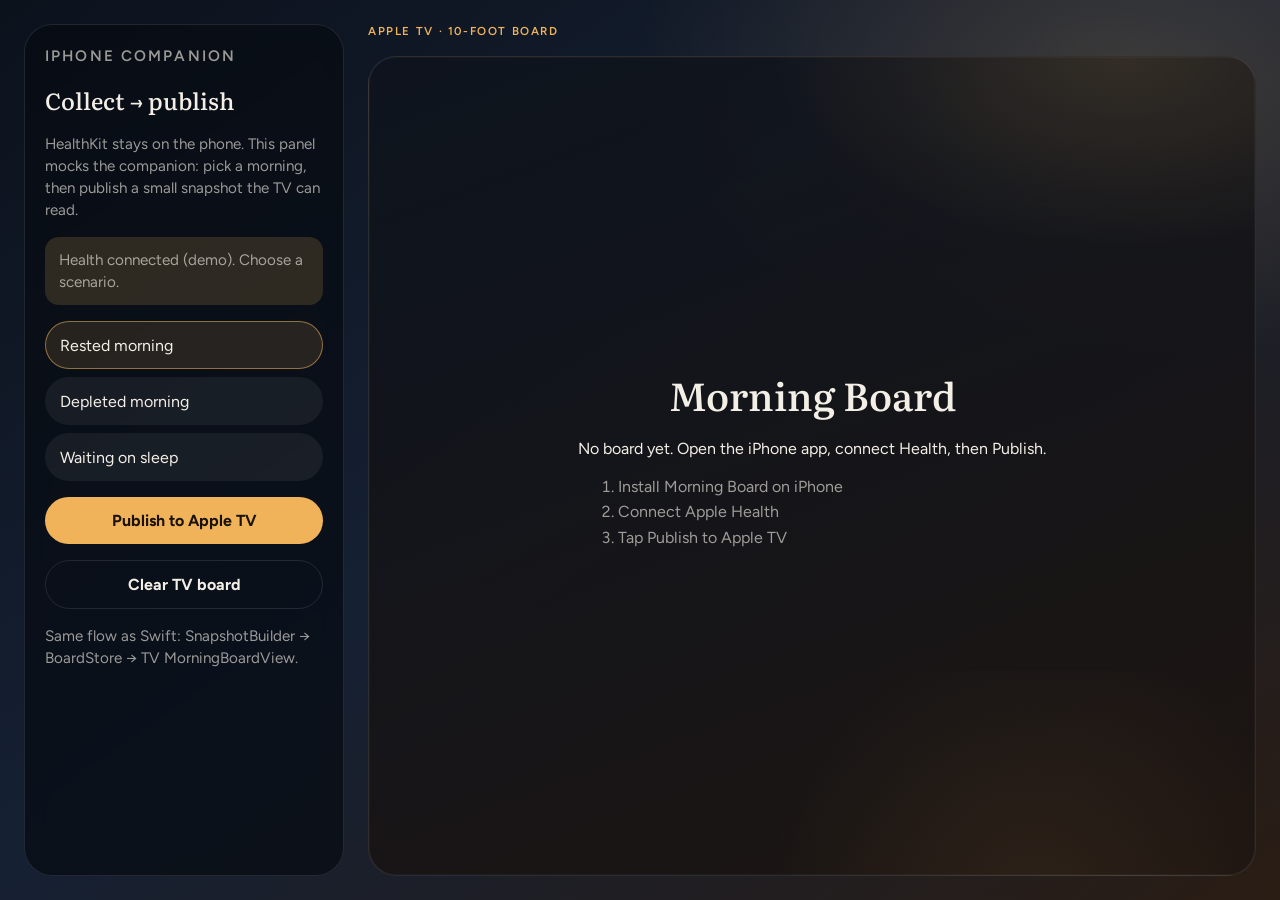
<file: morning-board/prototype/index.html>
<!doctype html>
<html lang="en">
<head>
  <meta charset="utf-8">
  <meta name="viewport" content="width=device-width, initial-scale=1">
  <title>Morning Board · prototype</title>
  <meta name="description" content="Interactive prototype of an Apple TV morning health board fed by an iPhone companion.">
  <link rel="preconnect" href="https://fonts.googleapis.com">
  <link rel="preconnect" href="https://fonts.gstatic.com" crossorigin>
  <link href="https://fonts.googleapis.com/css2?family=Figtree:wght@400;500;600;700&family=Literata:opsz,wght@7..72,450;7..72,560&display=swap" rel="stylesheet">
  <link rel="stylesheet" href="./styles.css">
</head>
<body>
  <div class="app">
    <aside class="phone" aria-label="iPhone companion mock">
      <p class="eyebrow">iPhone companion</p>
      <h1>Collect → publish</h1>
      <p>HealthKit stays on the phone. This panel mocks the companion: pick a morning, then publish a small snapshot the TV can read.</p>
      <p class="status" id="phone-status">Health connected (demo). Choose a scenario.</p>

      <div class="scenarios" id="scenarios" role="listbox" aria-label="Demo scenarios"></div>

      <button class="primary" id="publish" type="button">Publish to Apple TV</button>
      <button class="primary" id="clear" type="button" style="background:transparent;color:var(--ink);border:1px solid var(--stroke)">Clear TV board</button>
      <p class="hint">Same flow as Swift: SnapshotBuilder → BoardStore → TV MorningBoardView.</p>
    </aside>

    <section class="tv-shell" aria-label="Apple TV morning board">
      <p class="eyebrow">Apple TV · 10-foot board</p>
      <div class="tv-bezel" id="tv">
        <div class="empty" id="empty-state">
          <h2>Morning Board</h2>
          <p>No board yet. Open the iPhone app, connect Health, then Publish.</p>
          <ol>
            <li>Install Morning Board on iPhone</li>
            <li>Connect Apple Health</li>
            <li>Tap Publish to Apple TV</li>
          </ol>
        </div>

        <div id="board" hidden>
          <div class="board-top">
            <div>
              <p class="greeting" id="greeting">Good morning</p>
              <h2 class="band" id="band">Maintain</h2>
              <p class="insight" id="insight">Today’s cue</p>
            </div>
            <div class="dial" aria-label="Readiness score">
              <strong id="score">72</strong>
              <span>READINESS</span>
            </div>
          </div>

          <div class="tiles">
            <button class="tile" type="button" data-tile="sleep">
              <p class="label">Sleep</p>
              <p class="value" id="sleep-value">—</p>
              <p class="detail" id="sleep-detail">Last night</p>
              <p class="source" id="sleep-source"></p>
            </button>
            <button class="tile" type="button" data-tile="load">
              <p class="label">Load</p>
              <p class="value" id="load-value">—</p>
              <p class="detail" id="load-detail">Yesterday</p>
              <p class="source" id="load-source"></p>
            </button>
            <button class="tile" type="button" data-tile="workout">
              <p class="label">Last session</p>
              <p class="value" id="workout-value">—</p>
              <p class="detail" id="workout-detail">No workout</p>
              <p class="source" id="workout-source"></p>
            </button>
          </div>

          <div class="footer" id="footer">
            <span id="tv-status">Updated</span>
            <button class="primary" id="refresh" type="button" style="padding:10px 16px">Refresh</button>
          </div>
        </div>
      </div>
    </section>
  </div>
  <script type="module" src="./app.js"></script>
</body>
</html>
</file>
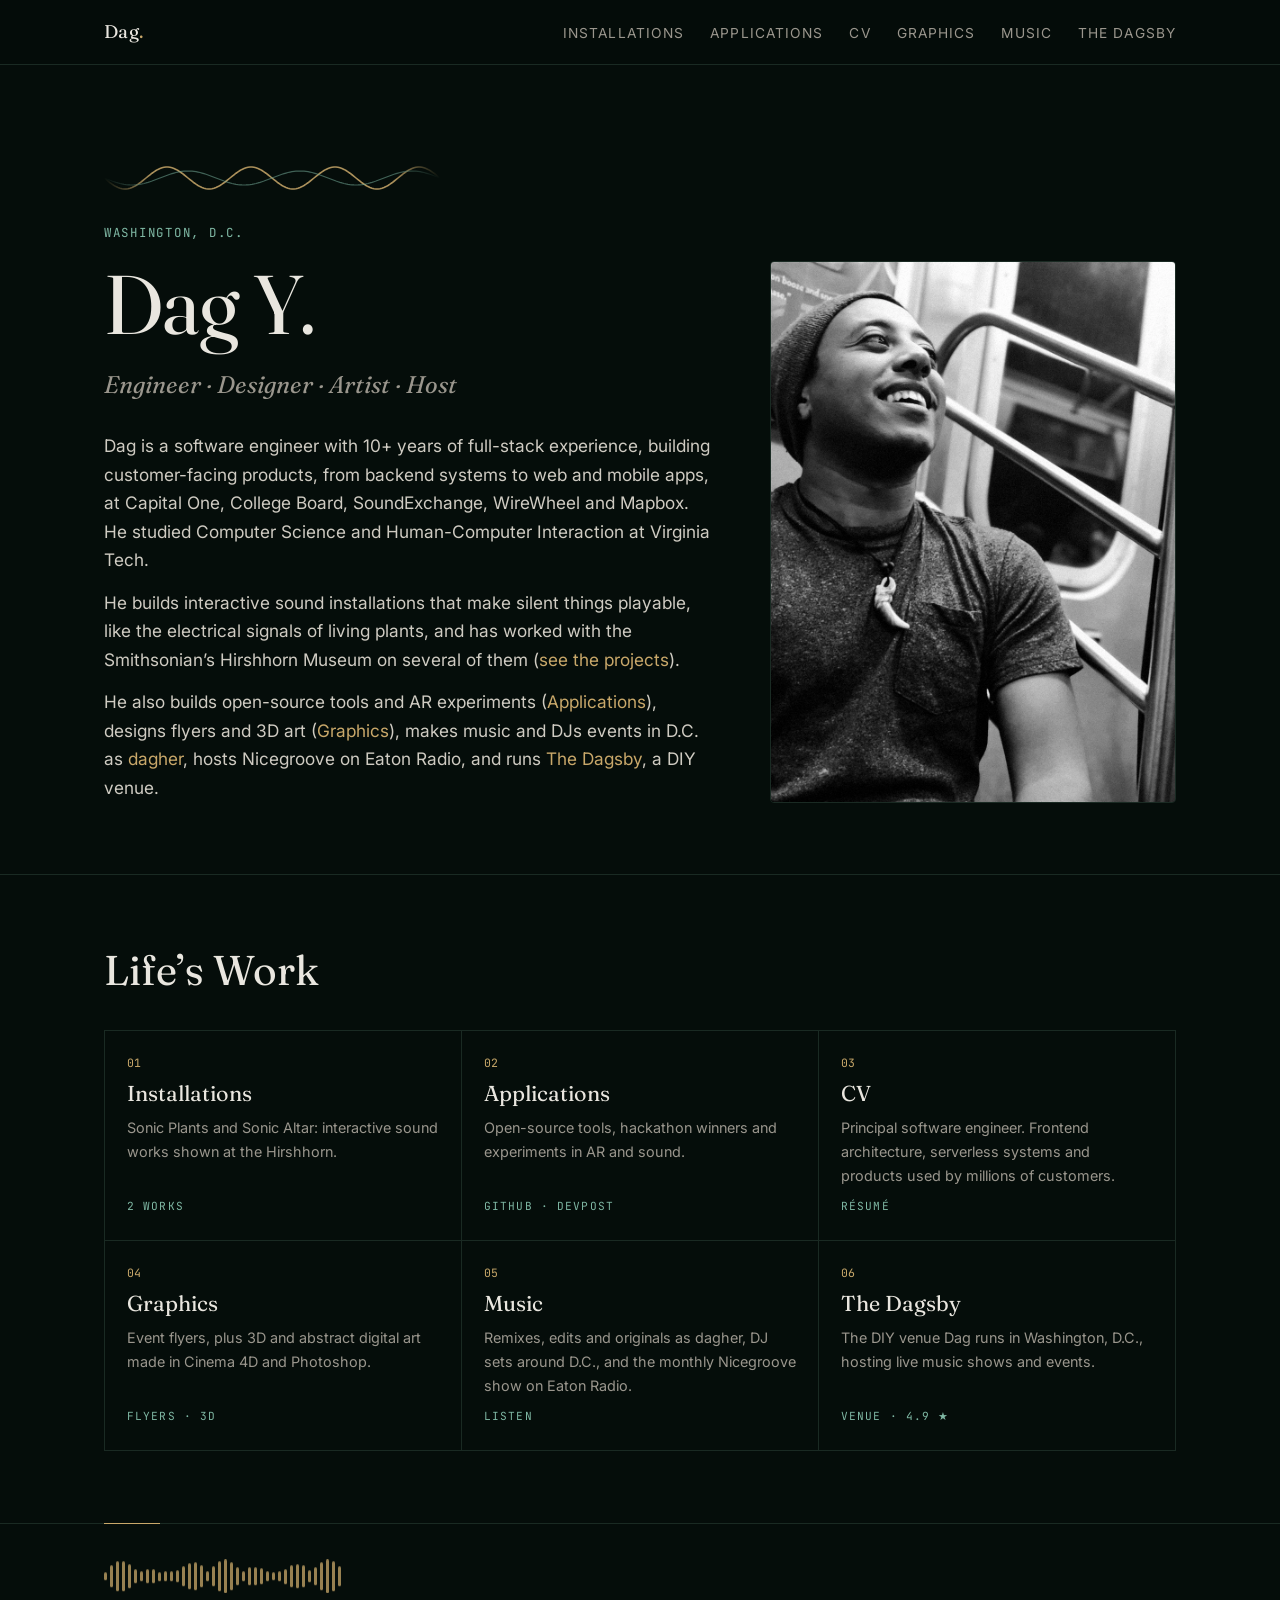
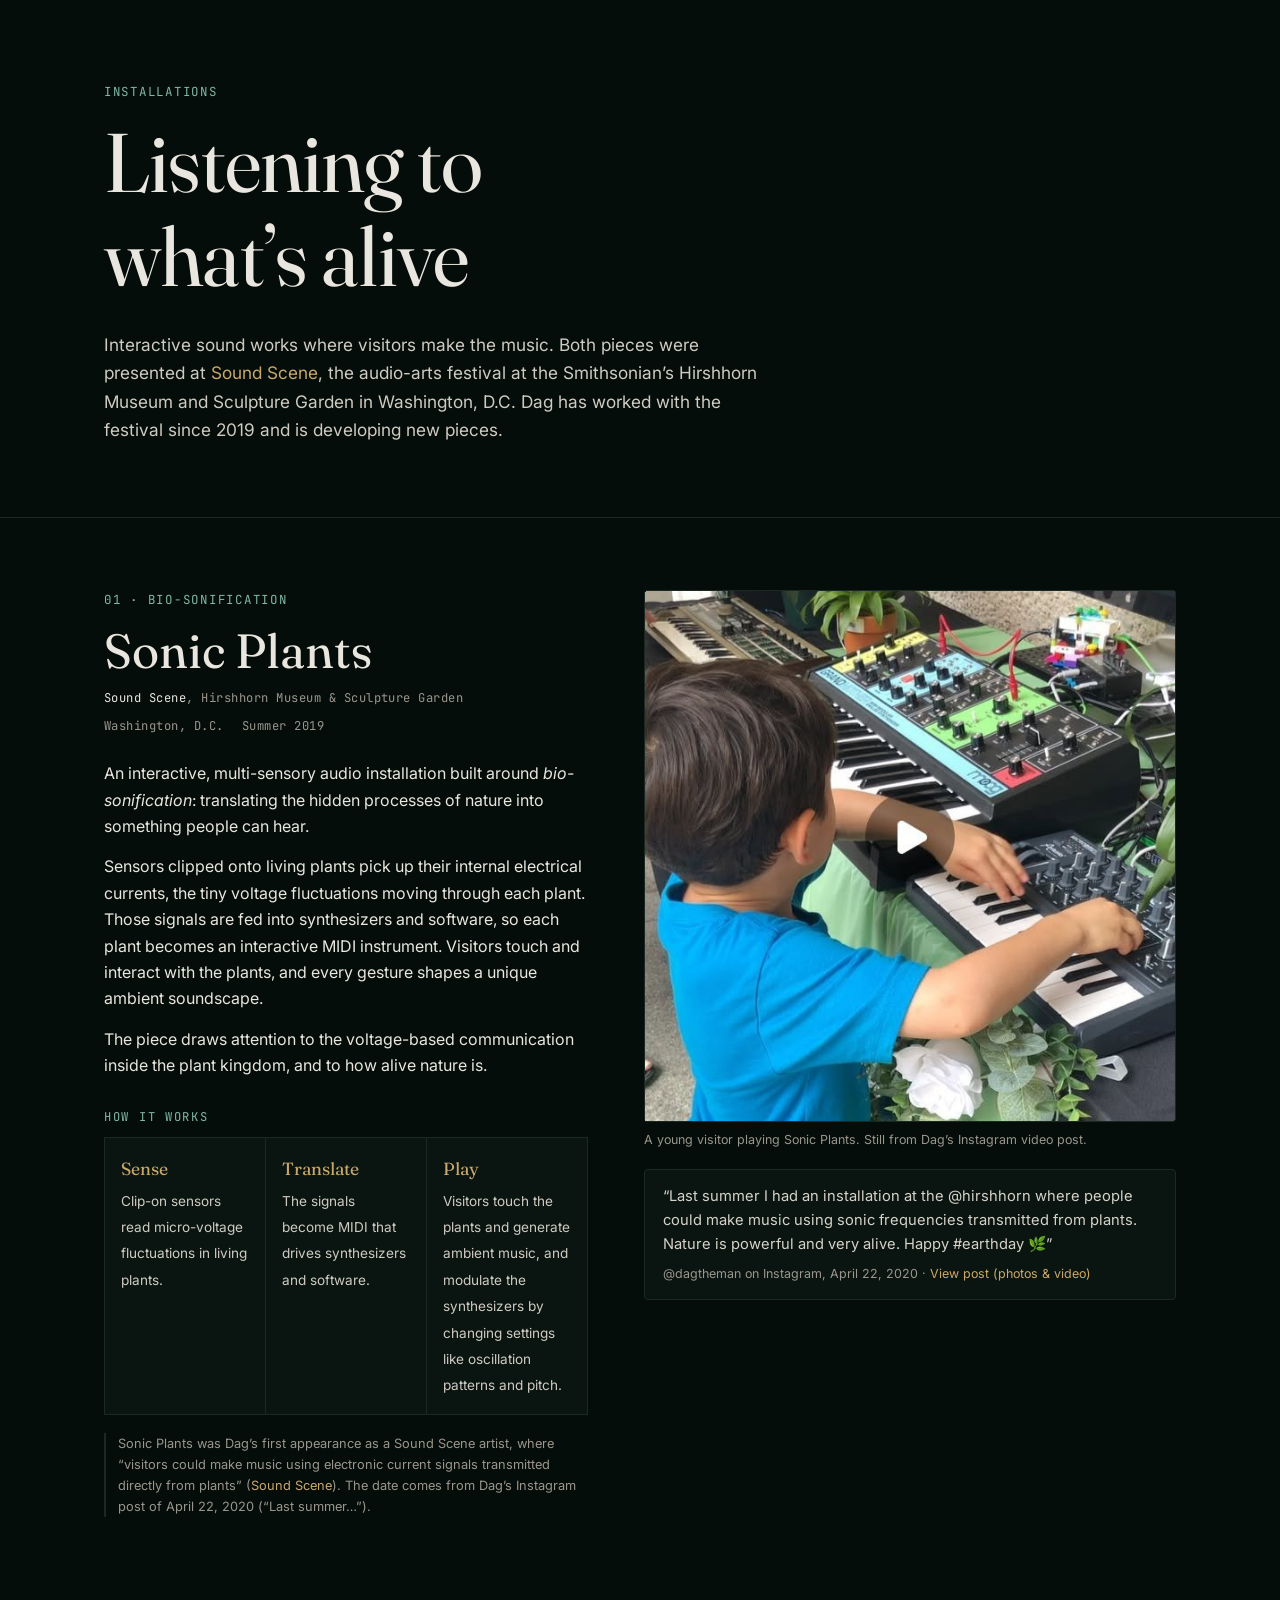
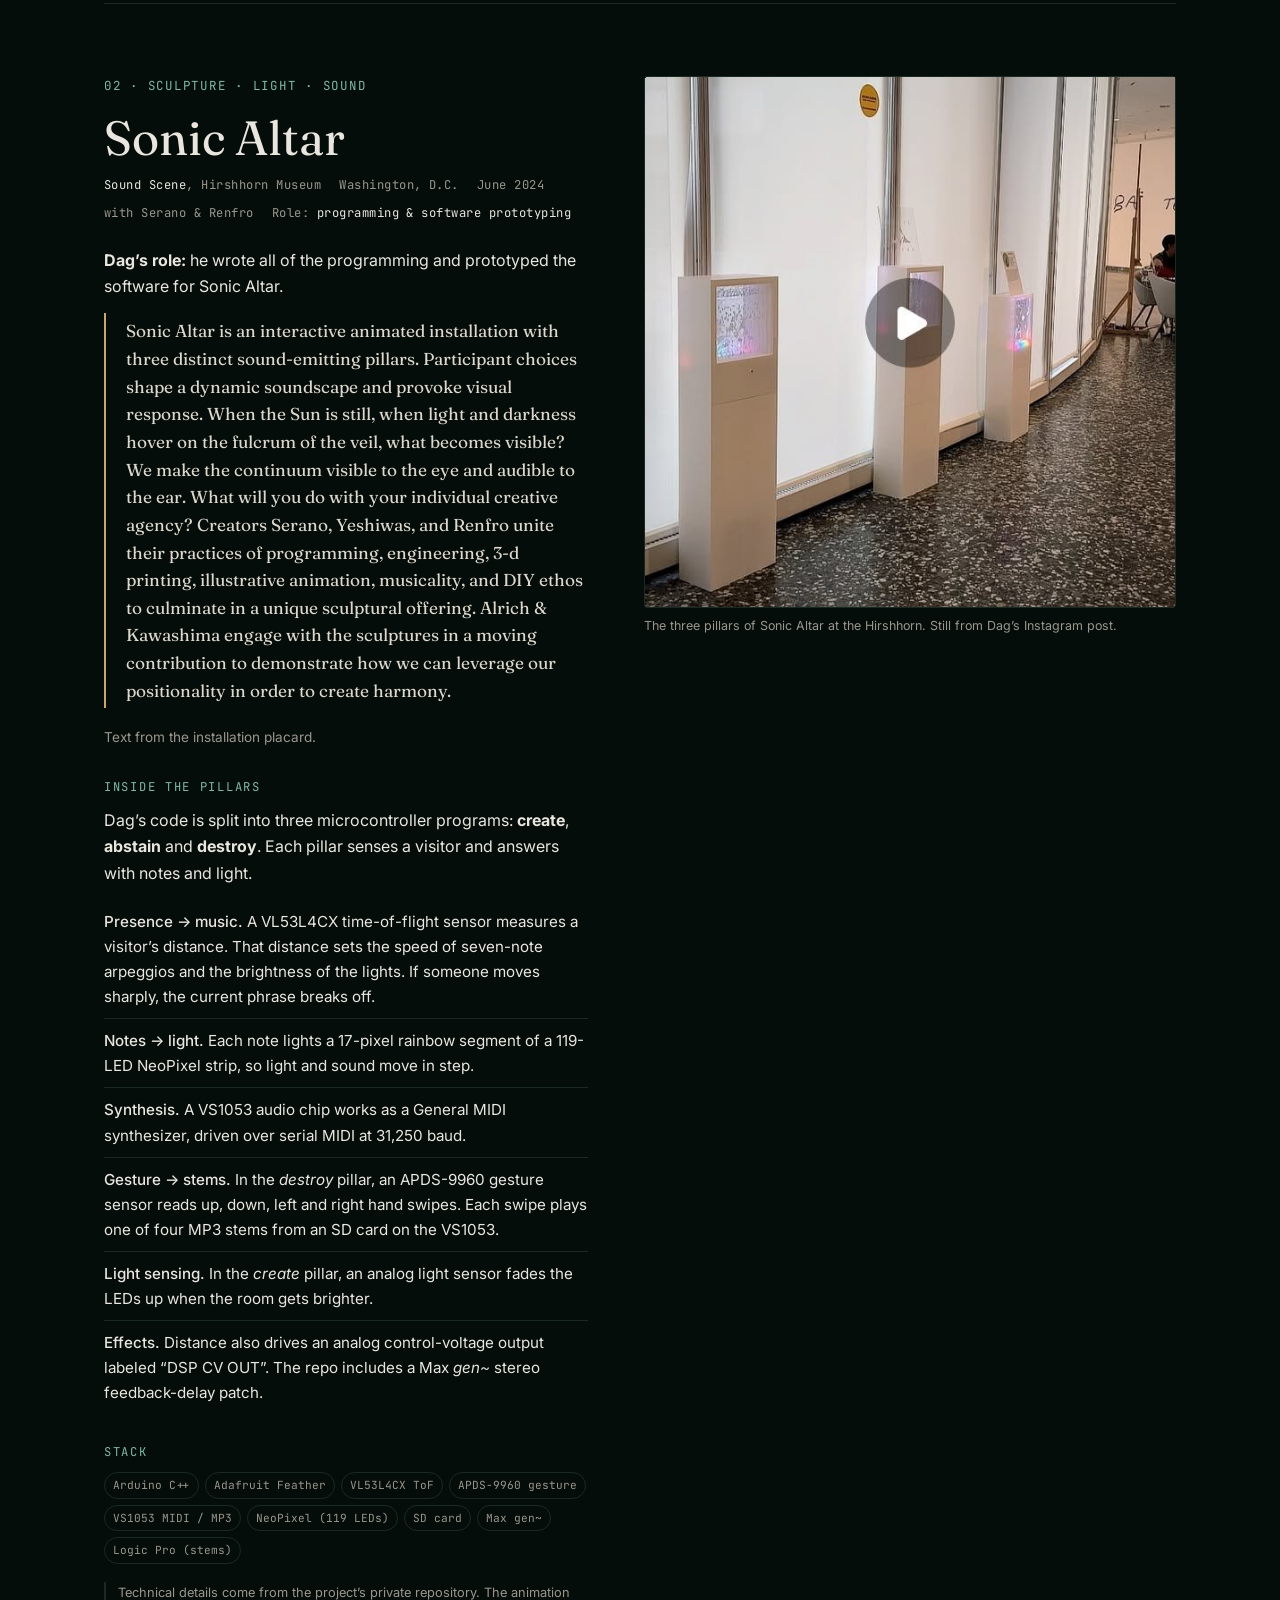
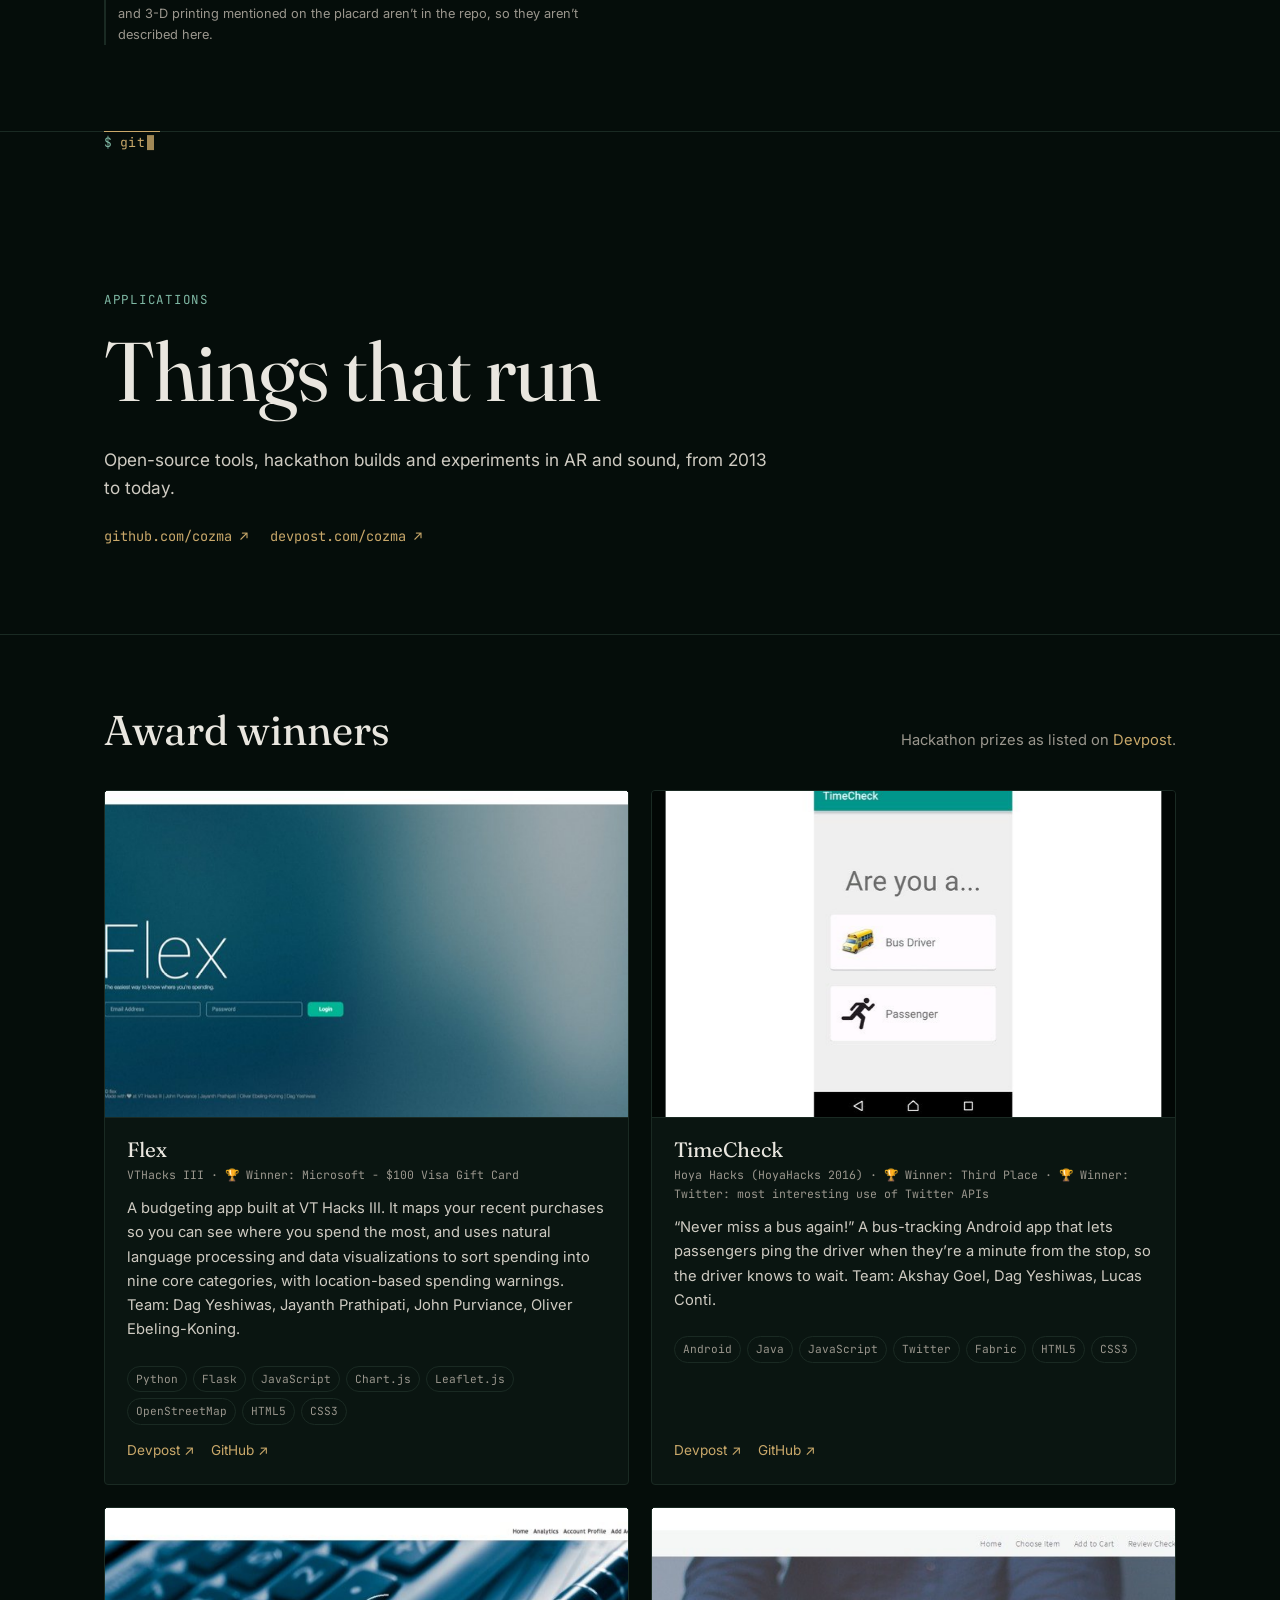
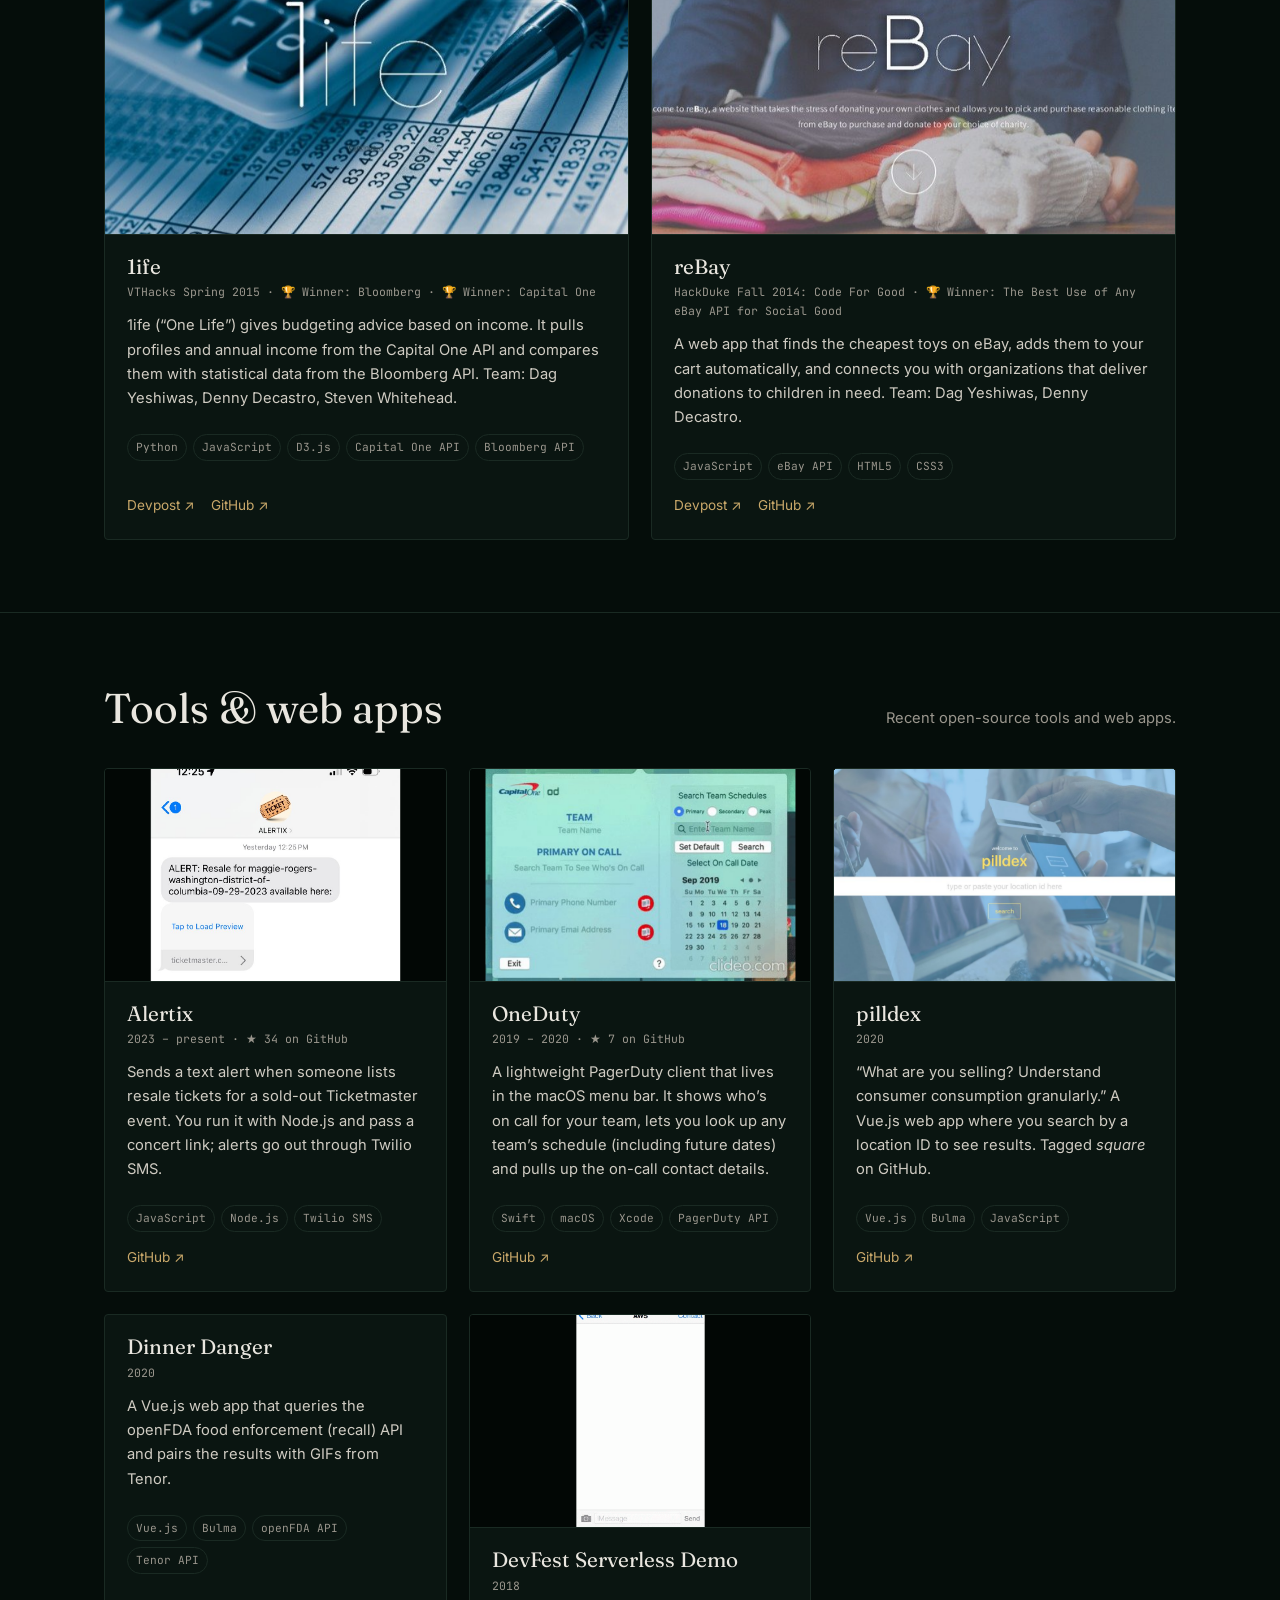
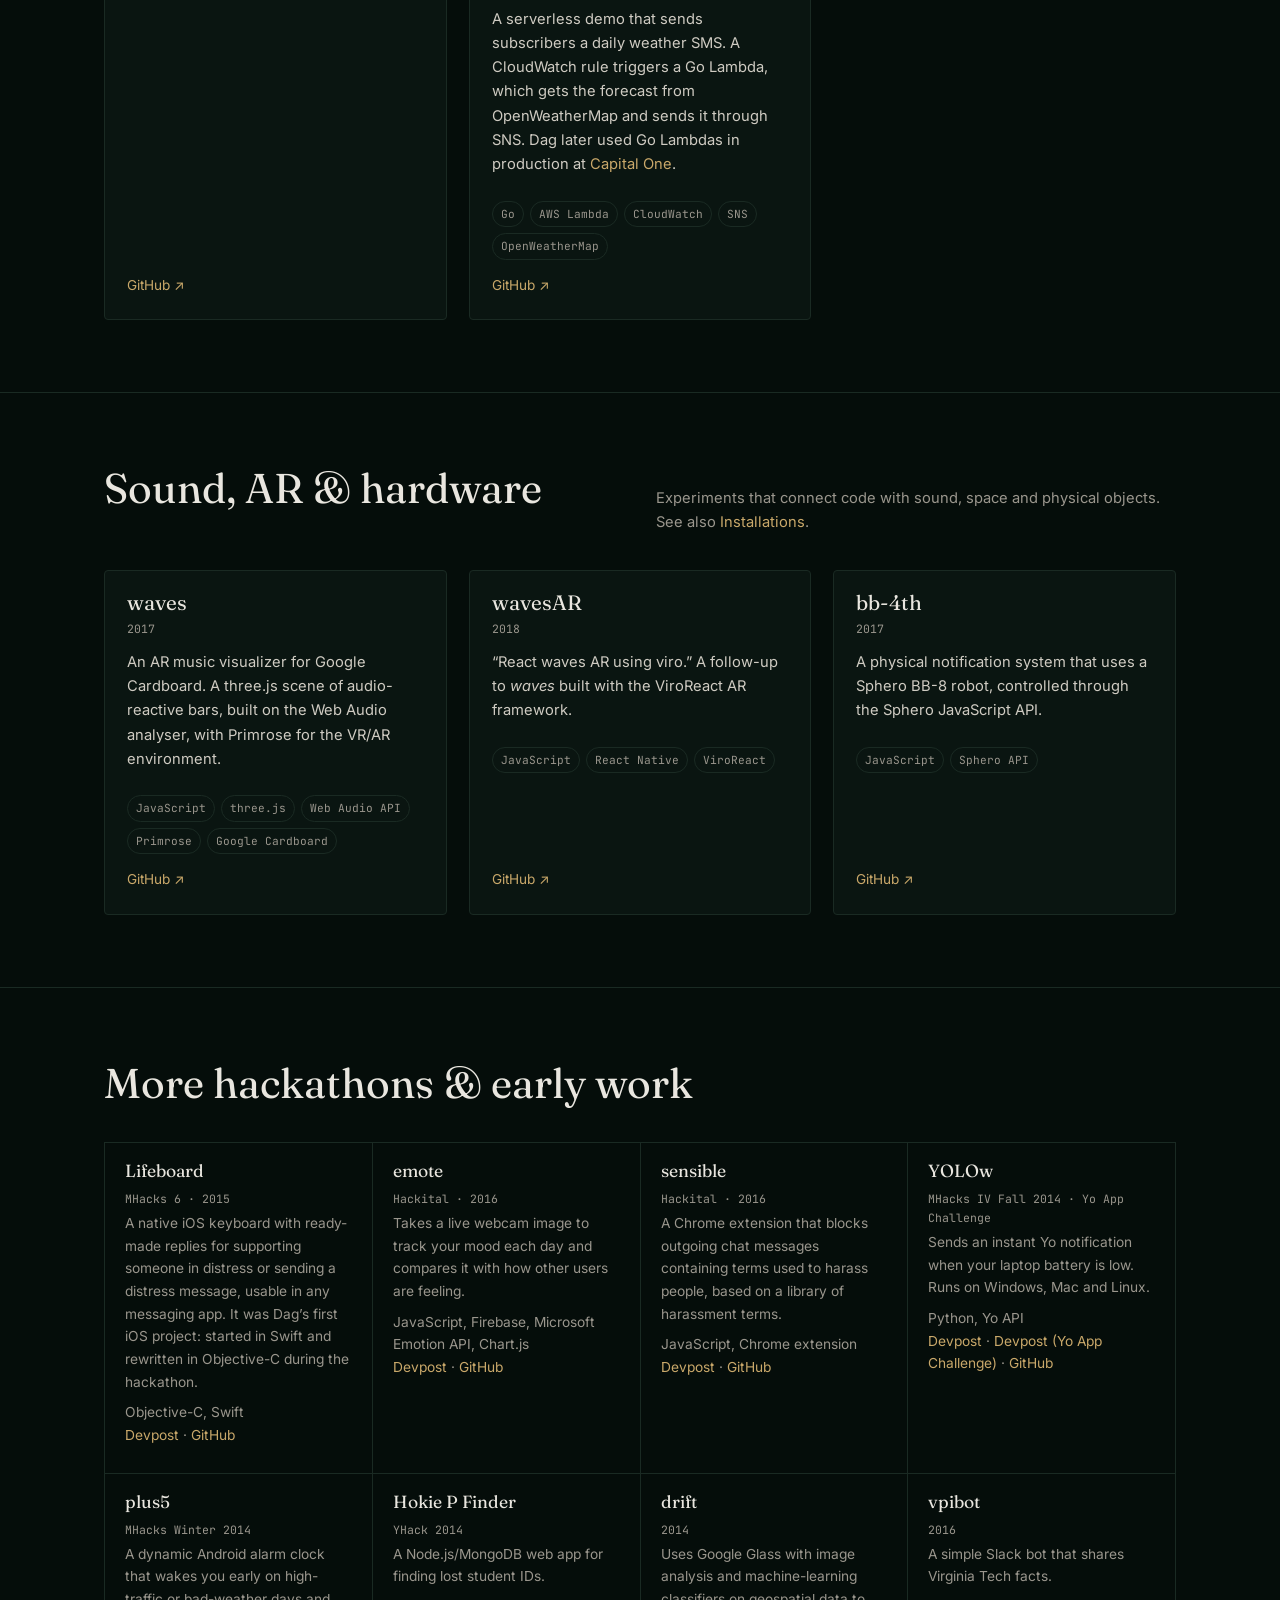
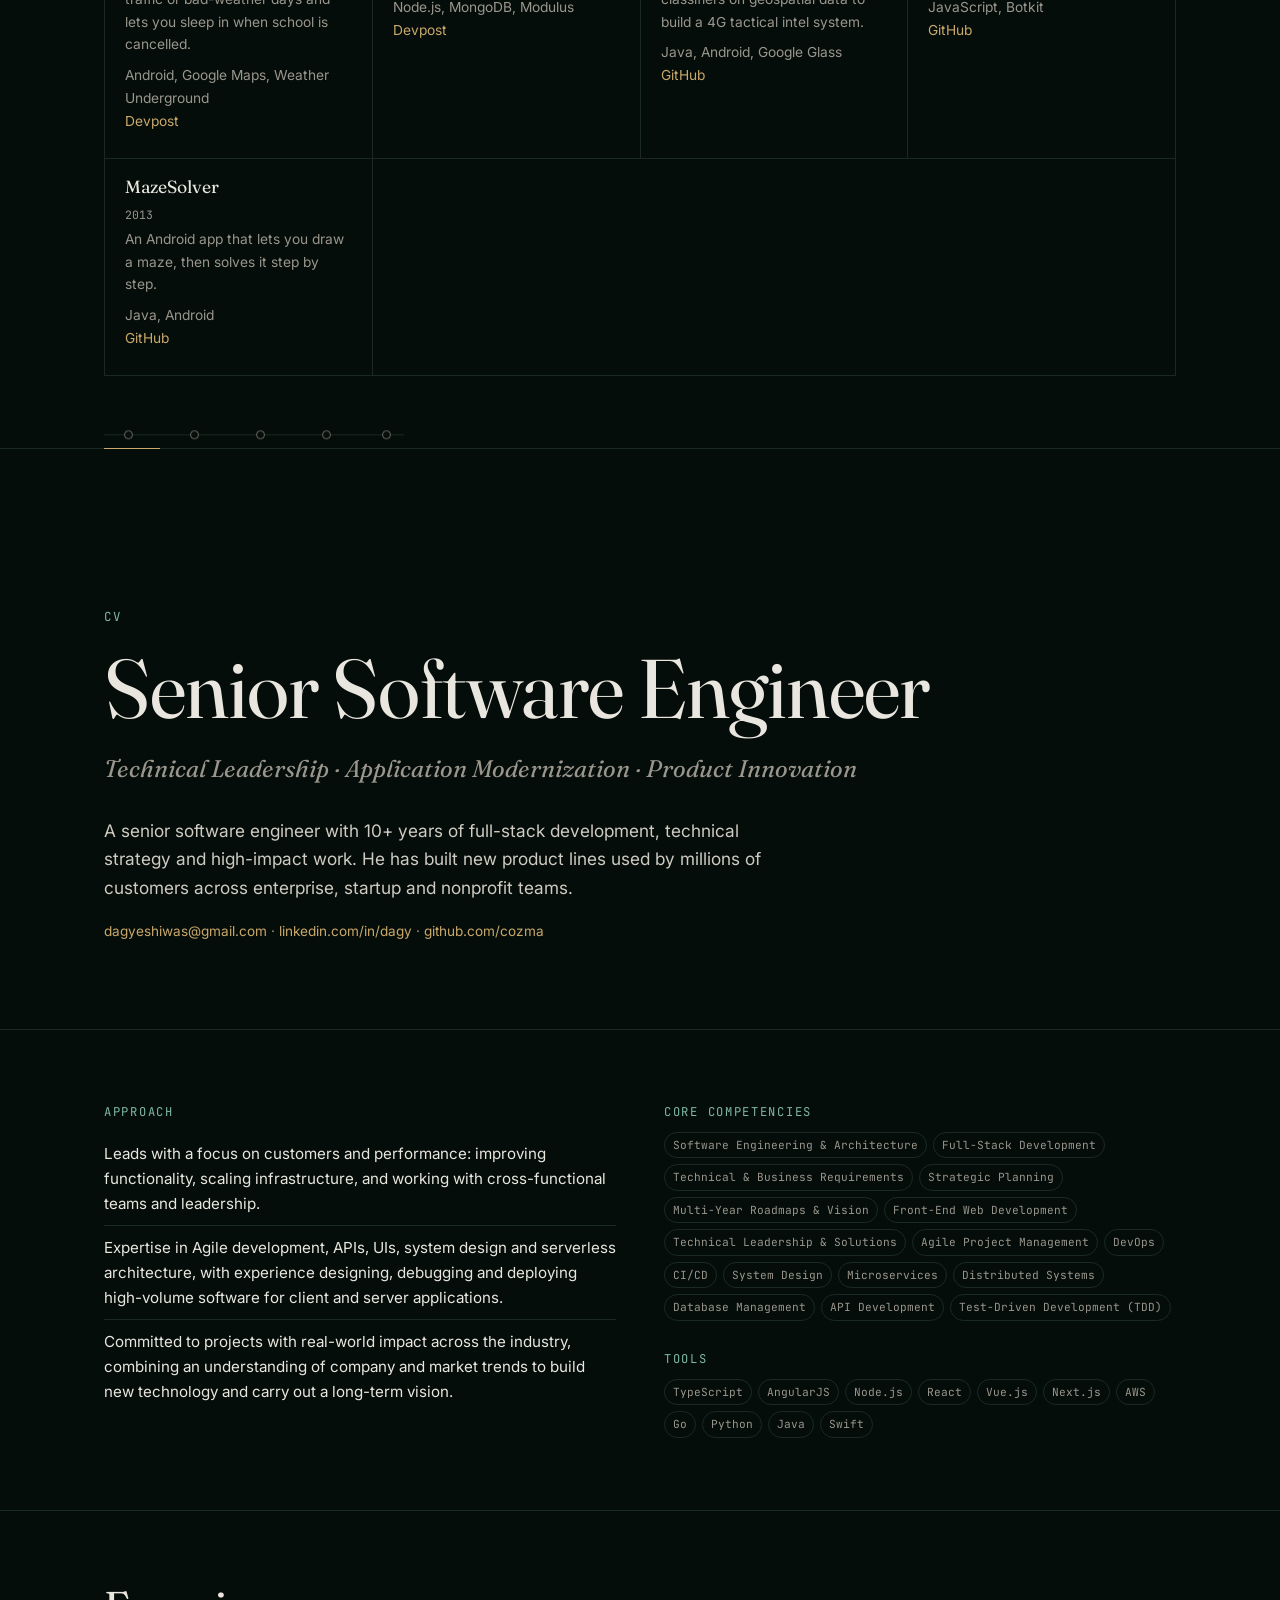
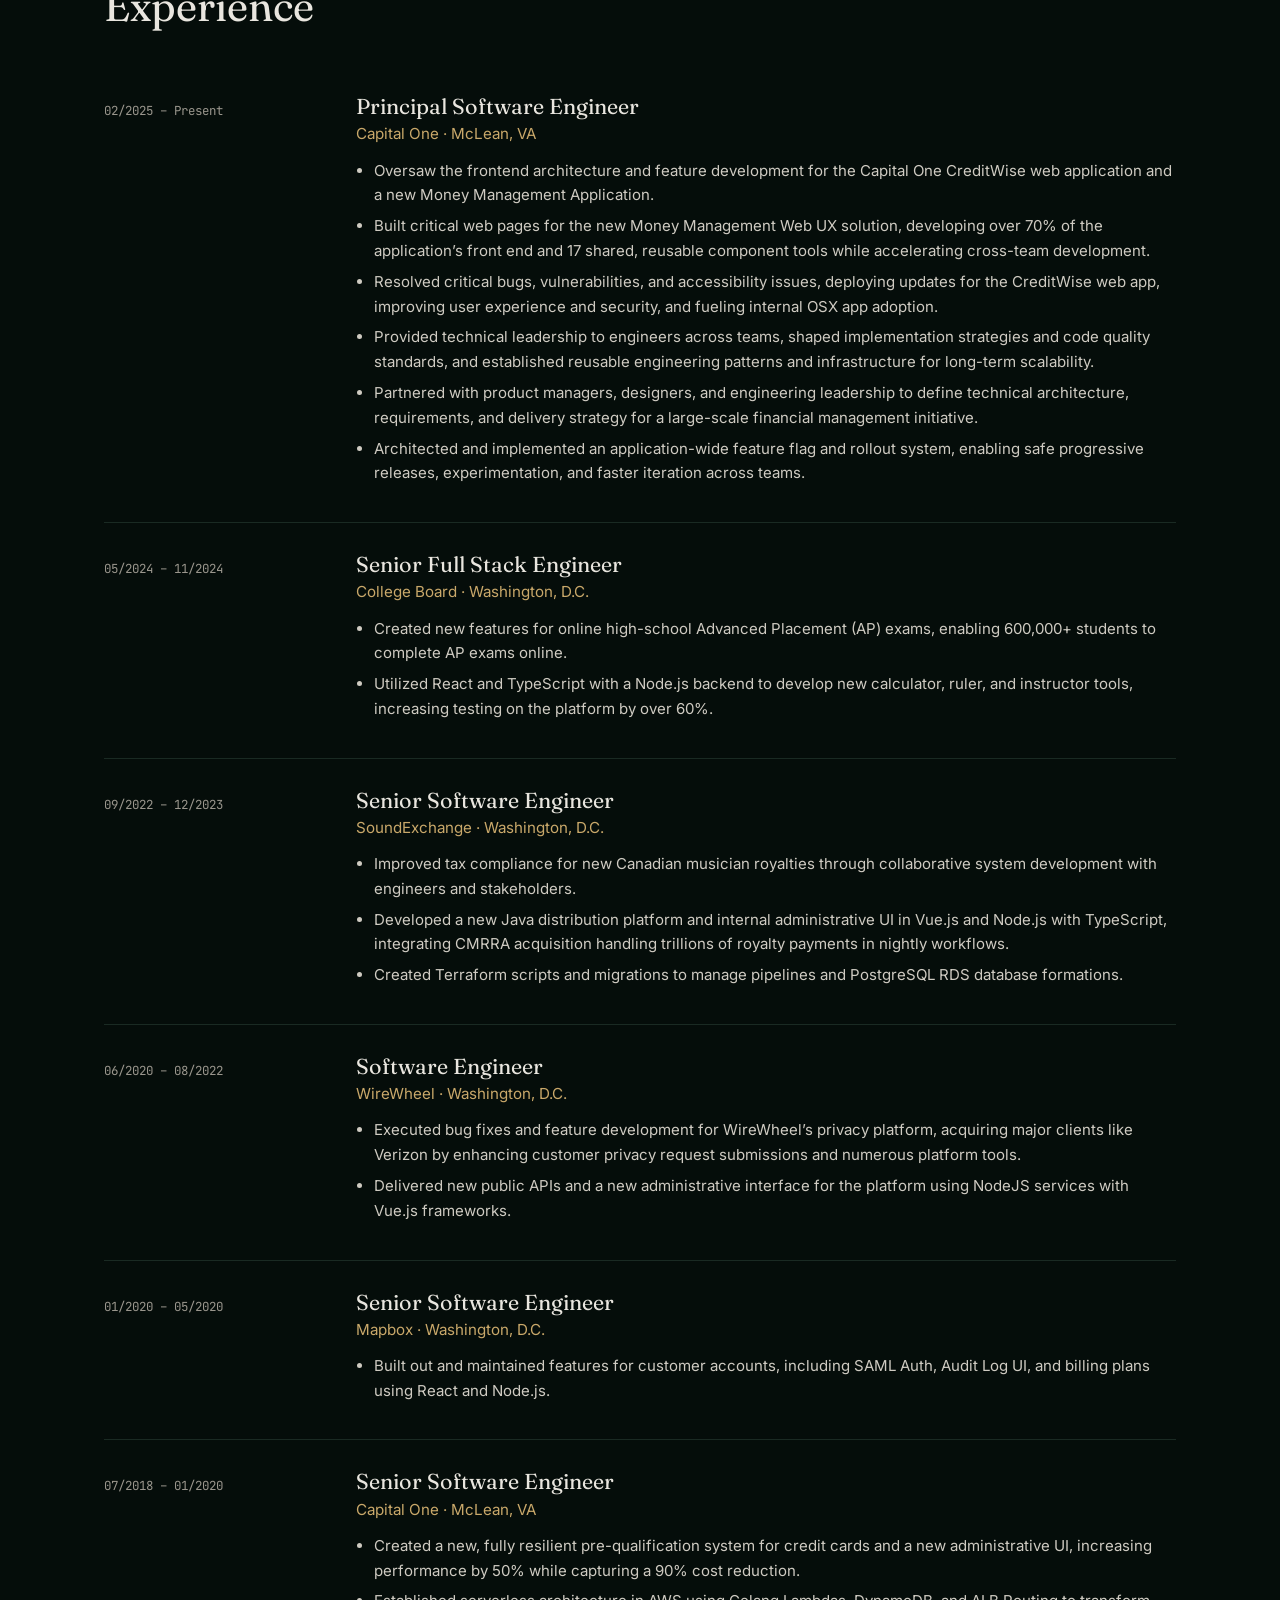
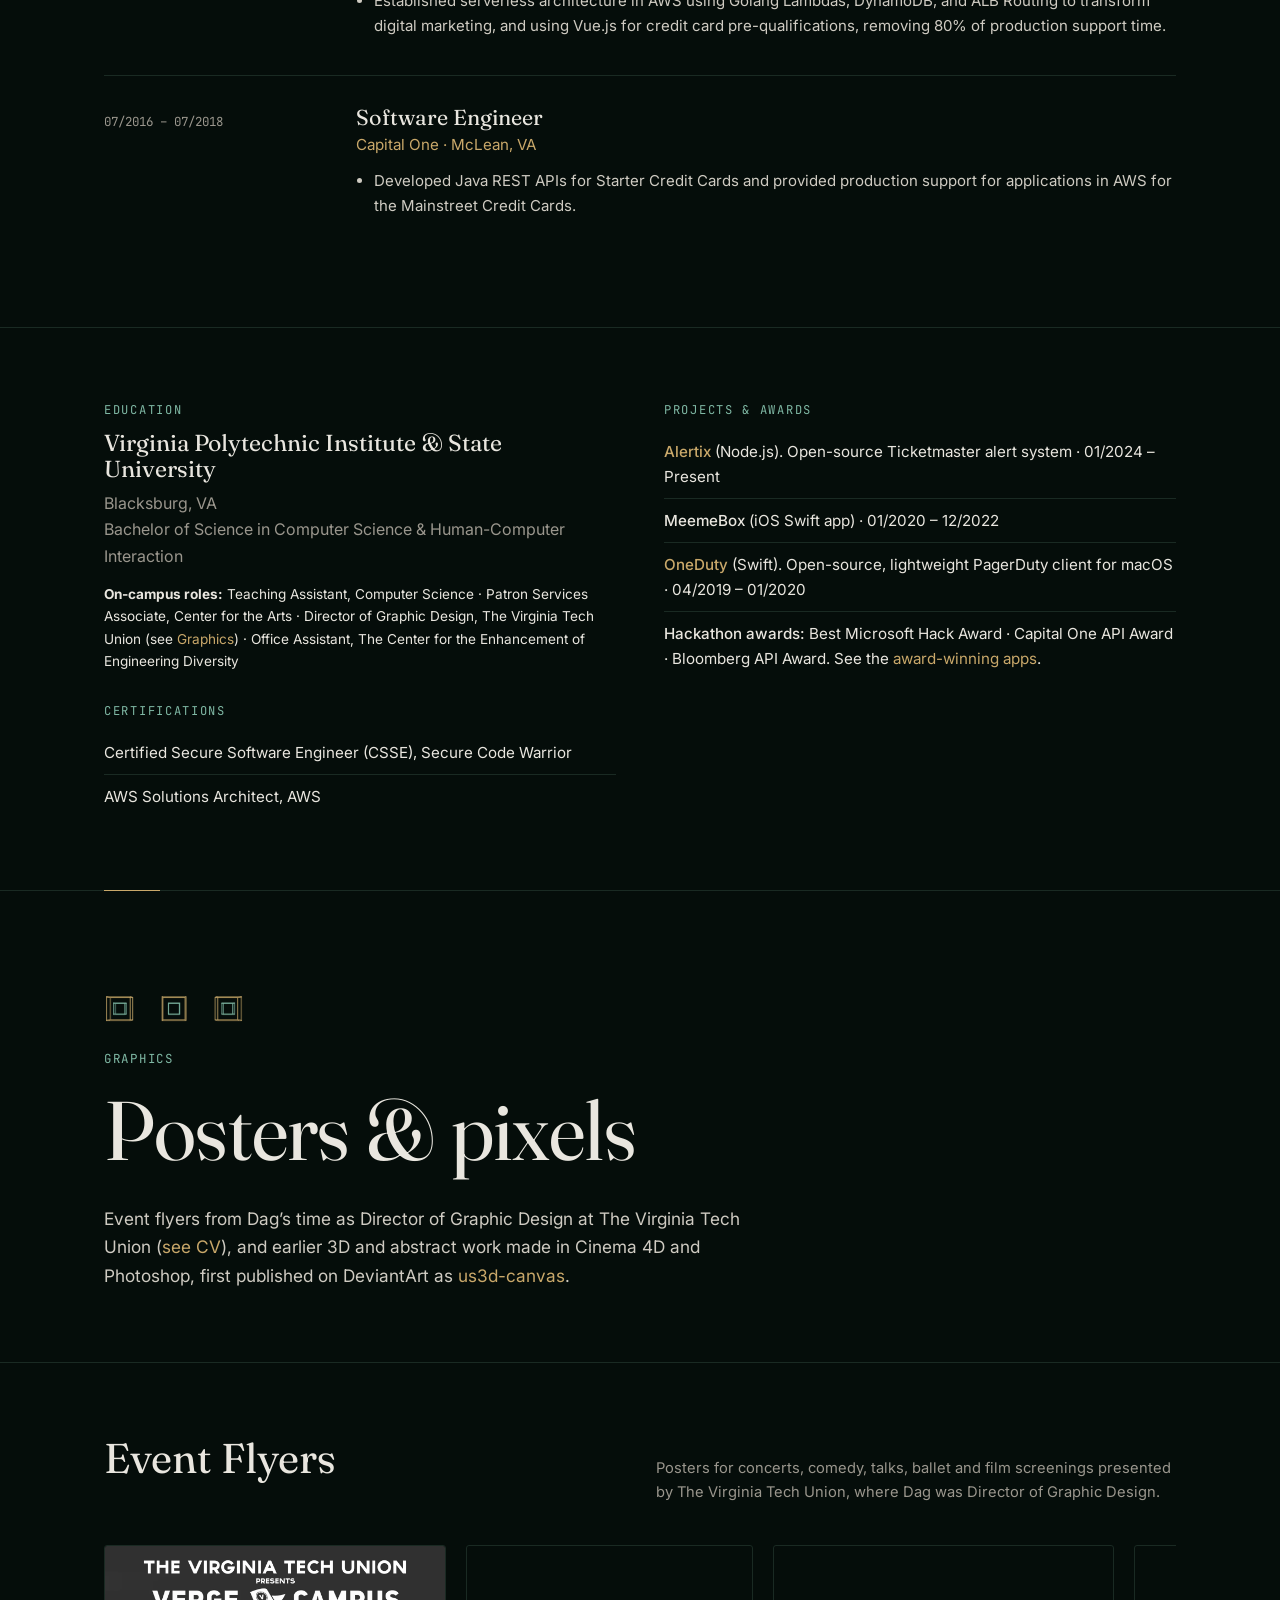
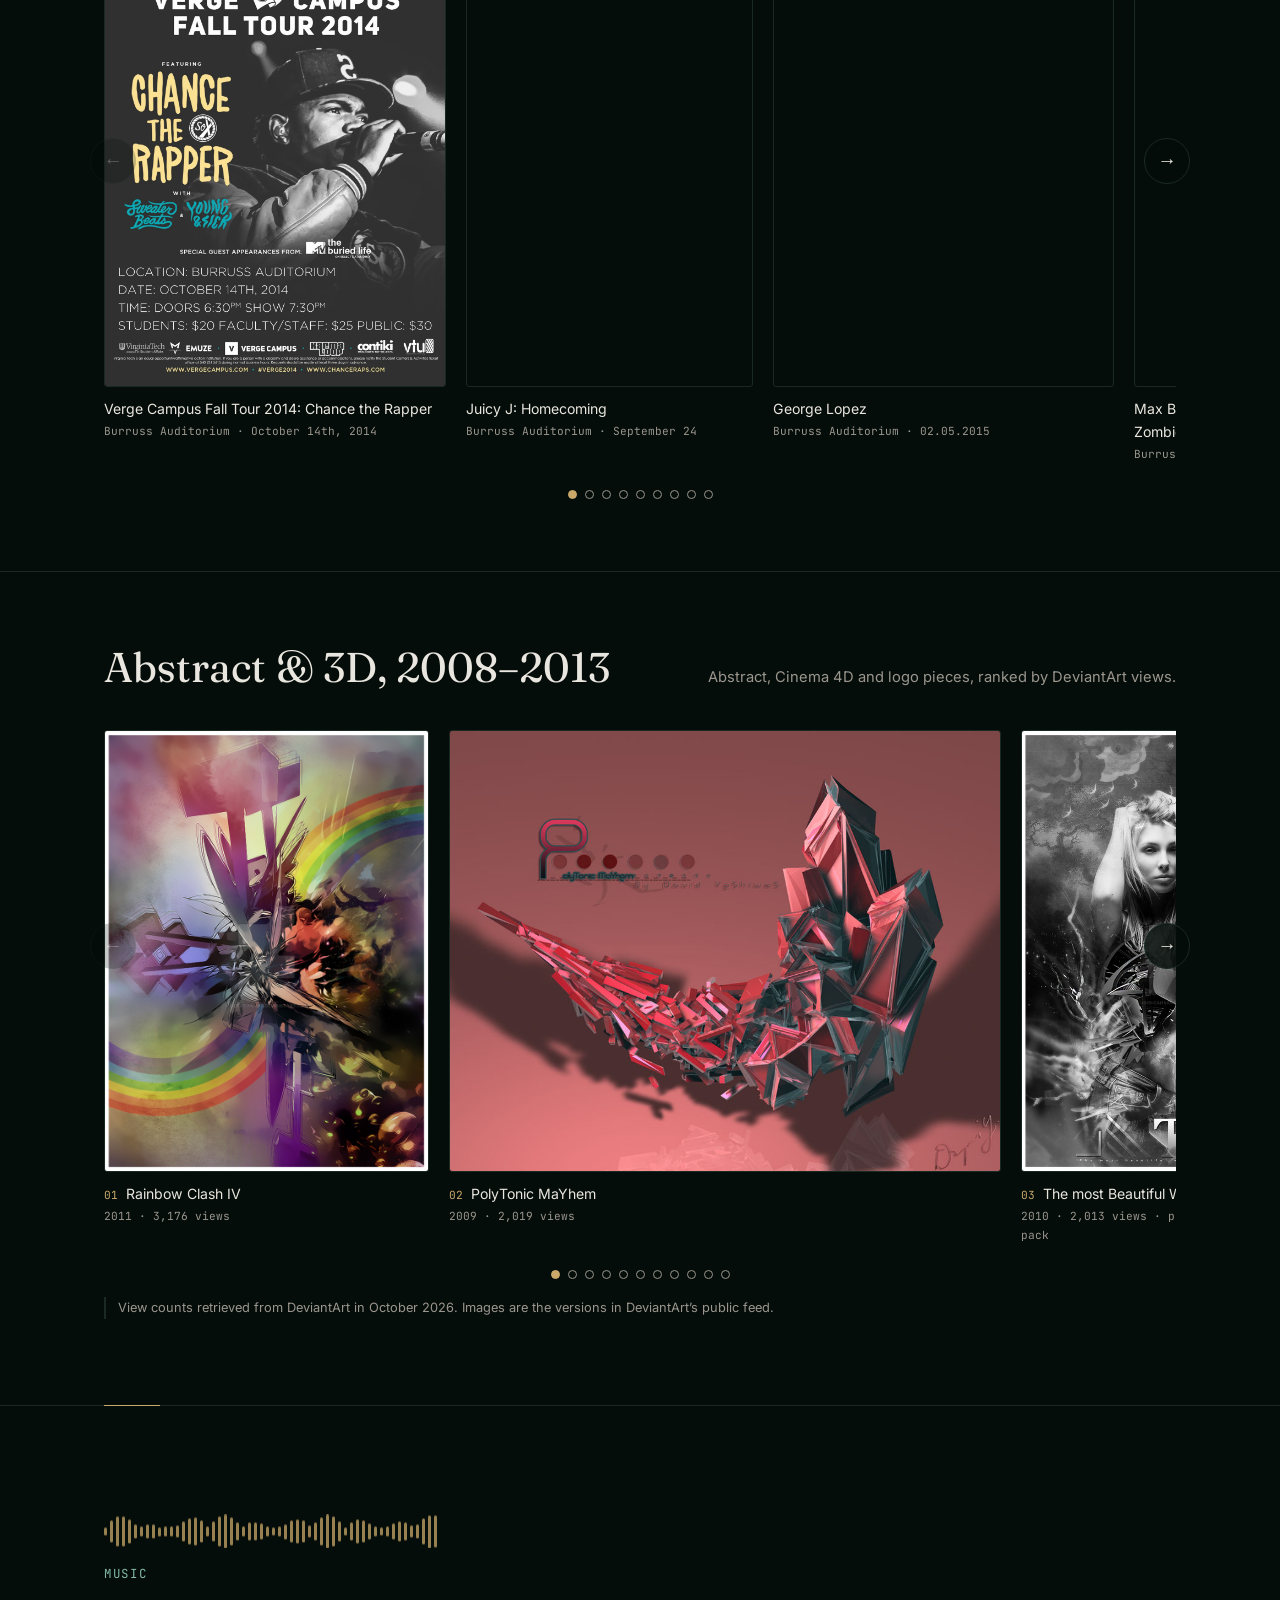
<file: applications.html>
<!doctype html>
<html lang="en"><head><meta charset="utf-8">
<title>Applications · Dag Yeshiwas</title>
<link rel="canonical" href="index.html#applications">
<meta name="robots" content="noindex">
<script>location.replace('index.html' + (location.hash.length > 1 ? location.hash : '#applications'));</script>
<meta http-equiv="refresh" content="0; url=index.html#applications">
</head><body style="background:#050d0a;color:#e9e6df;font-family:system-ui,sans-serif">
<p>This page moved to <a href="index.html#applications" style="color:#c9a86a">Applications</a>.</p>
</body></html>
</file>
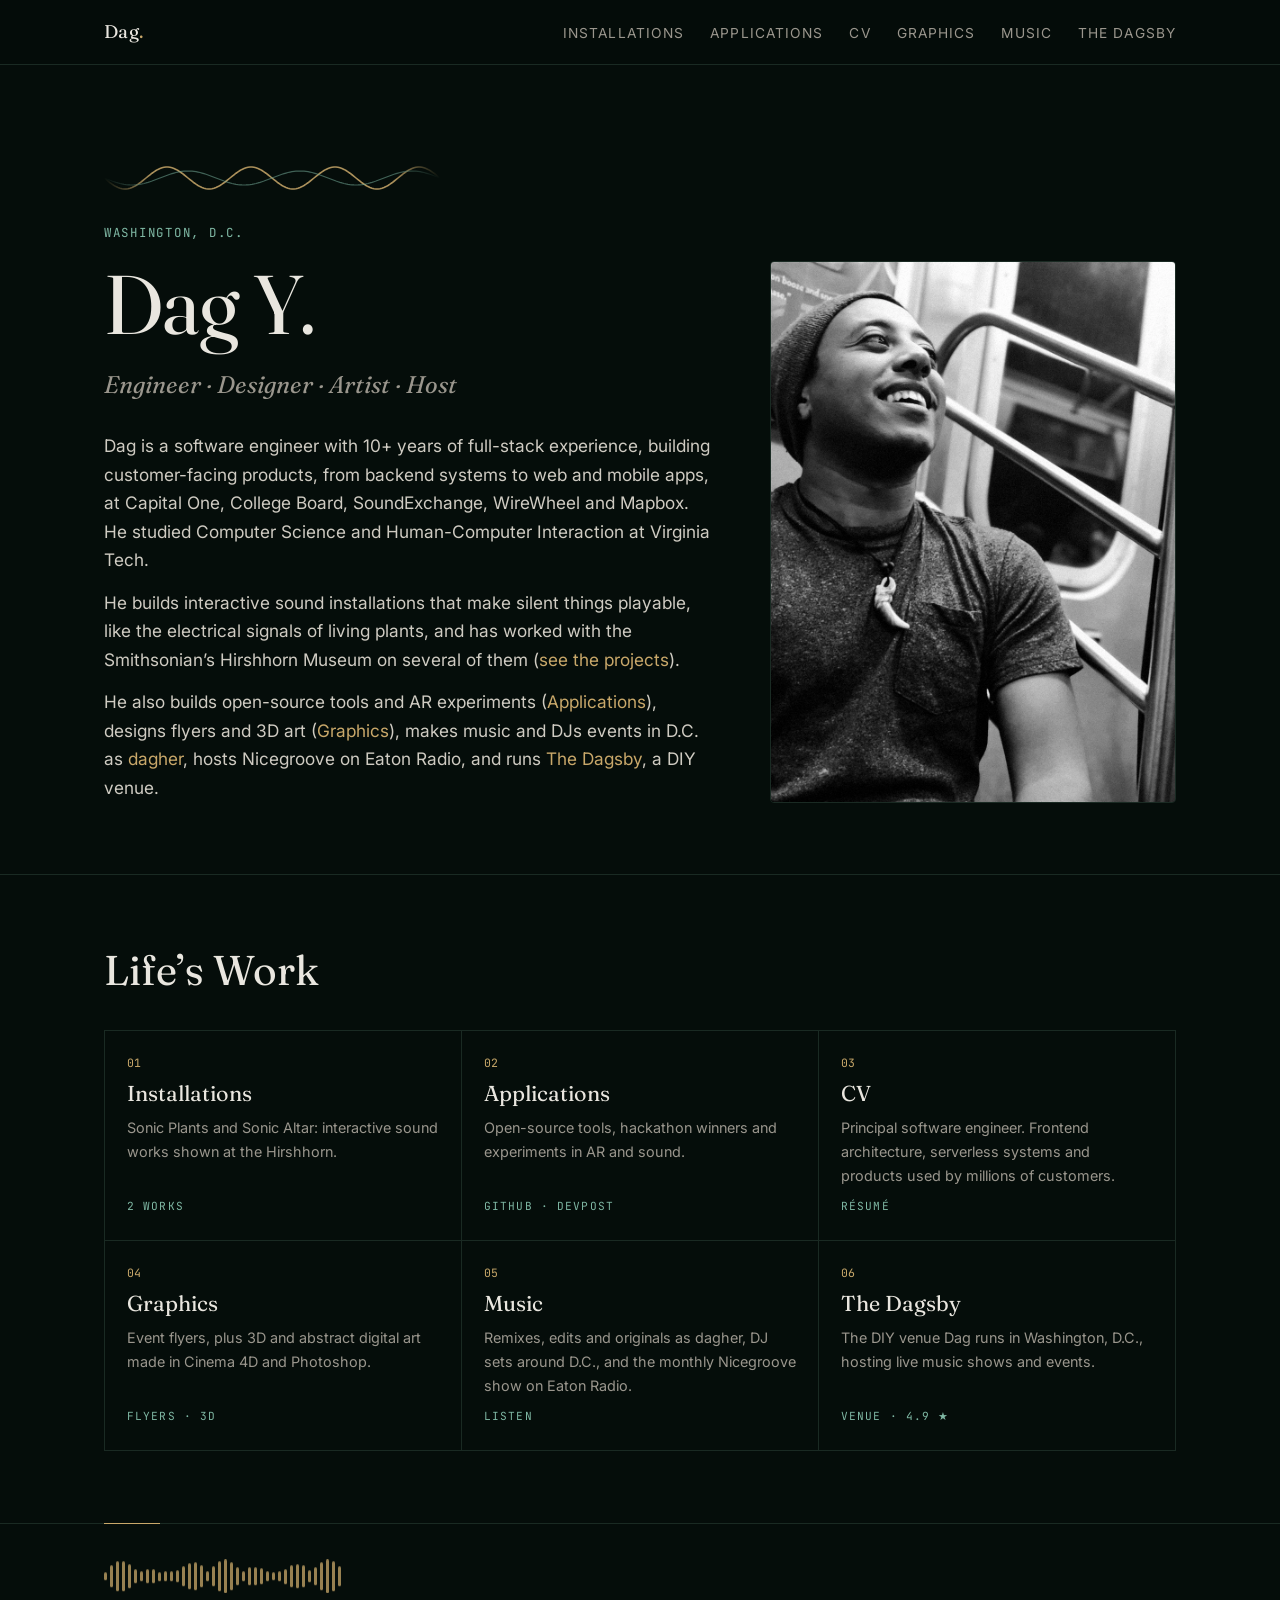
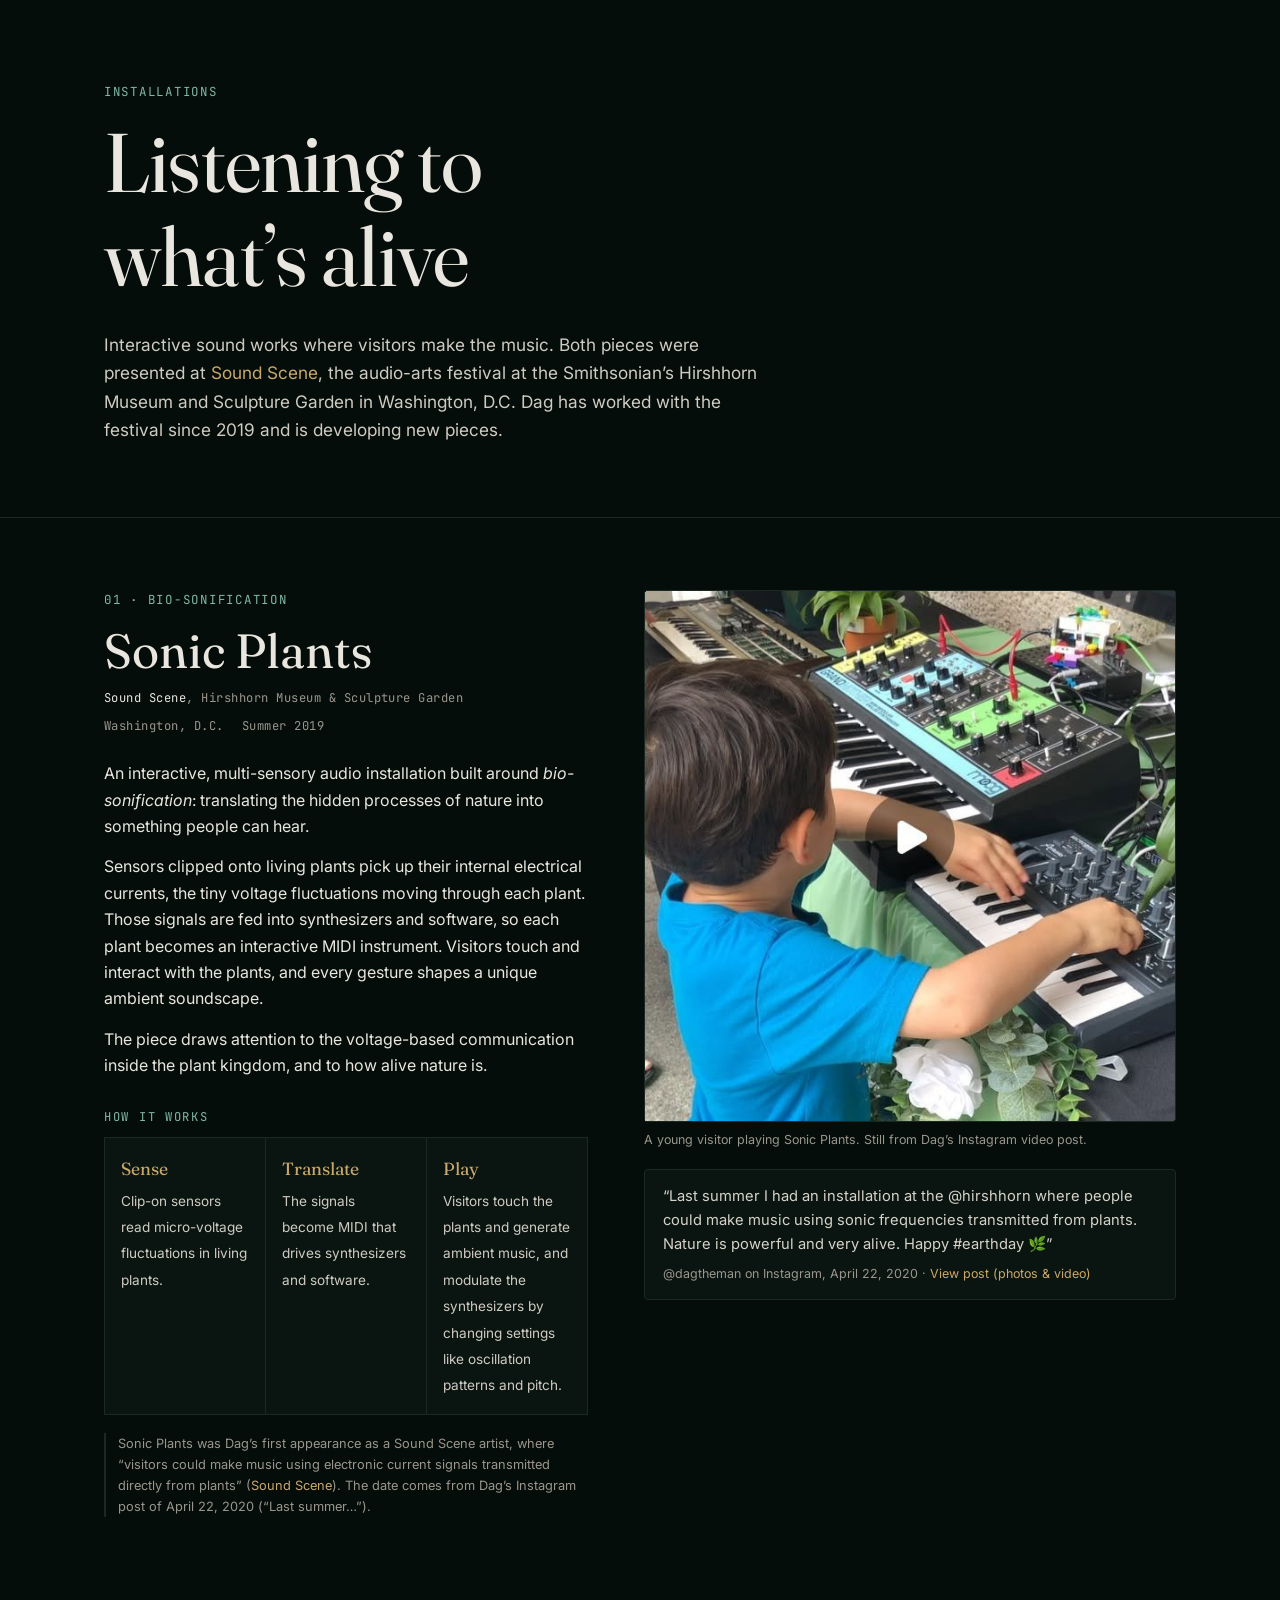
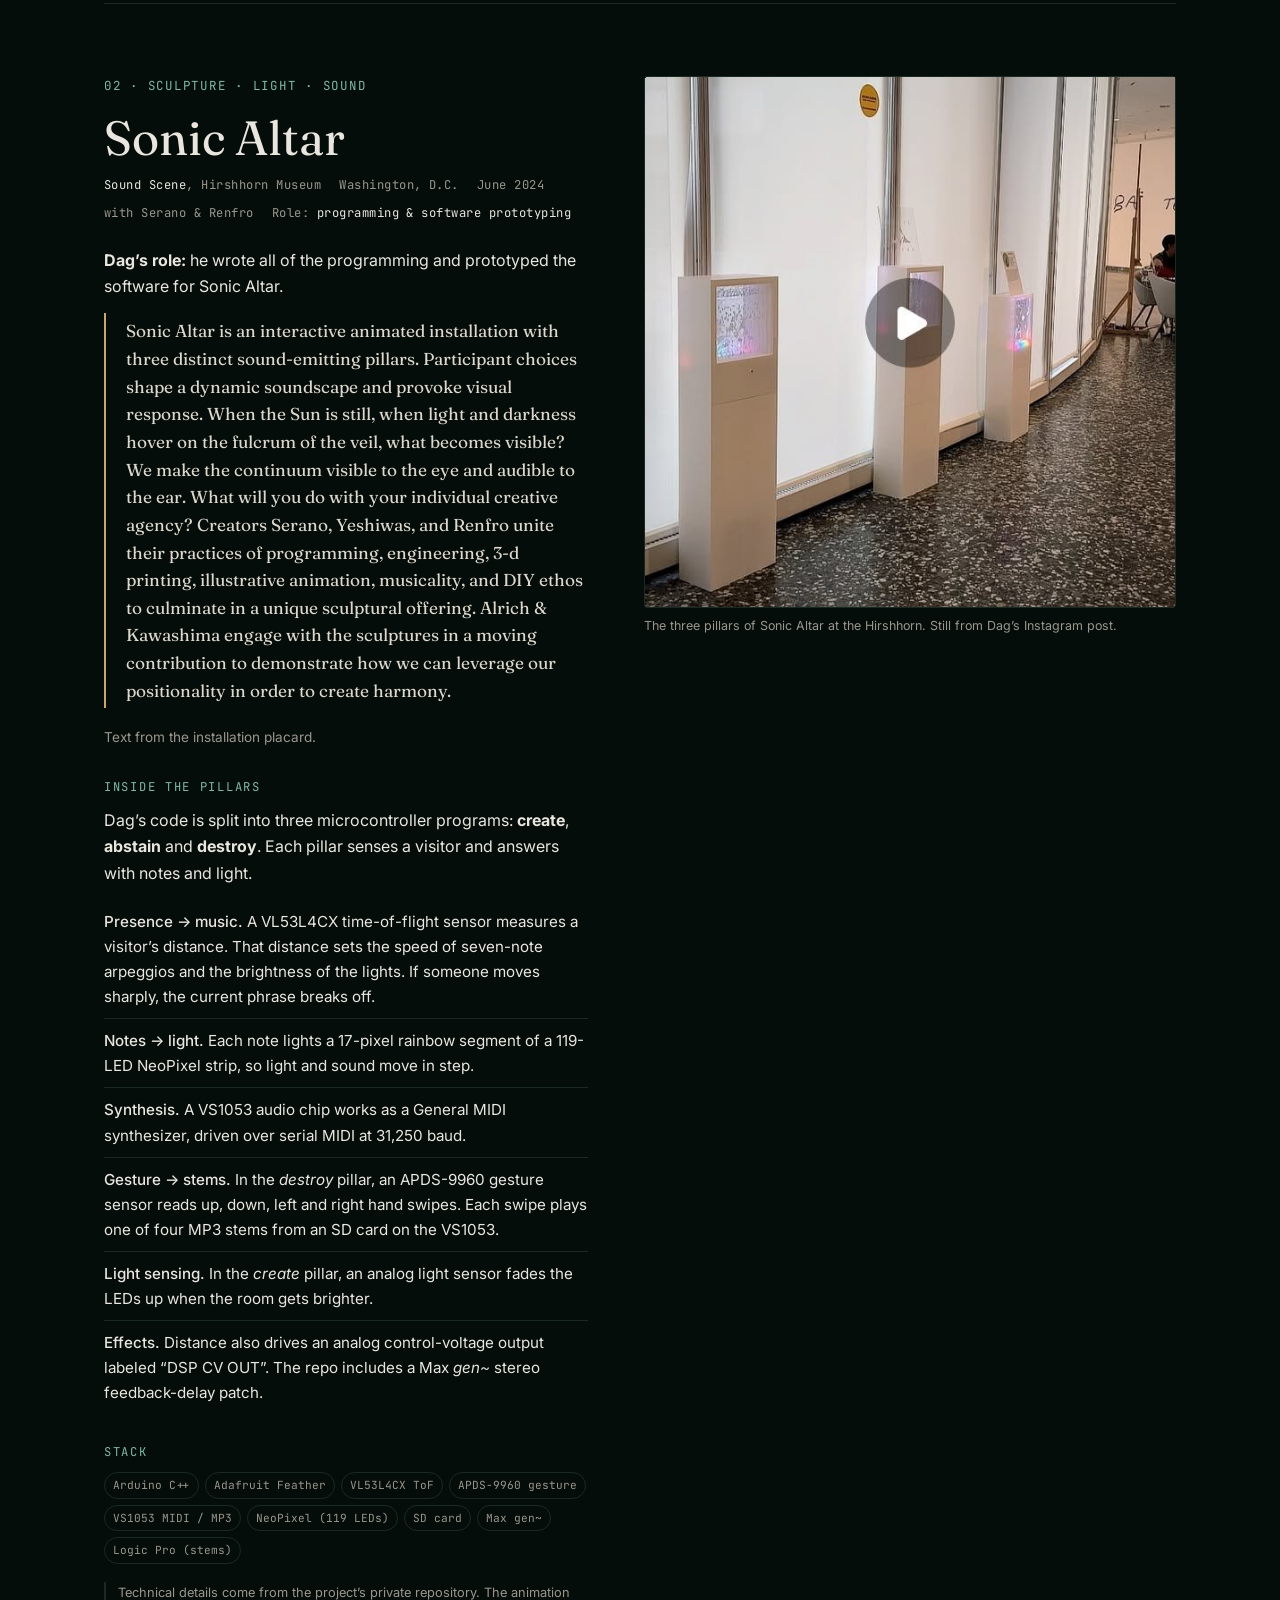
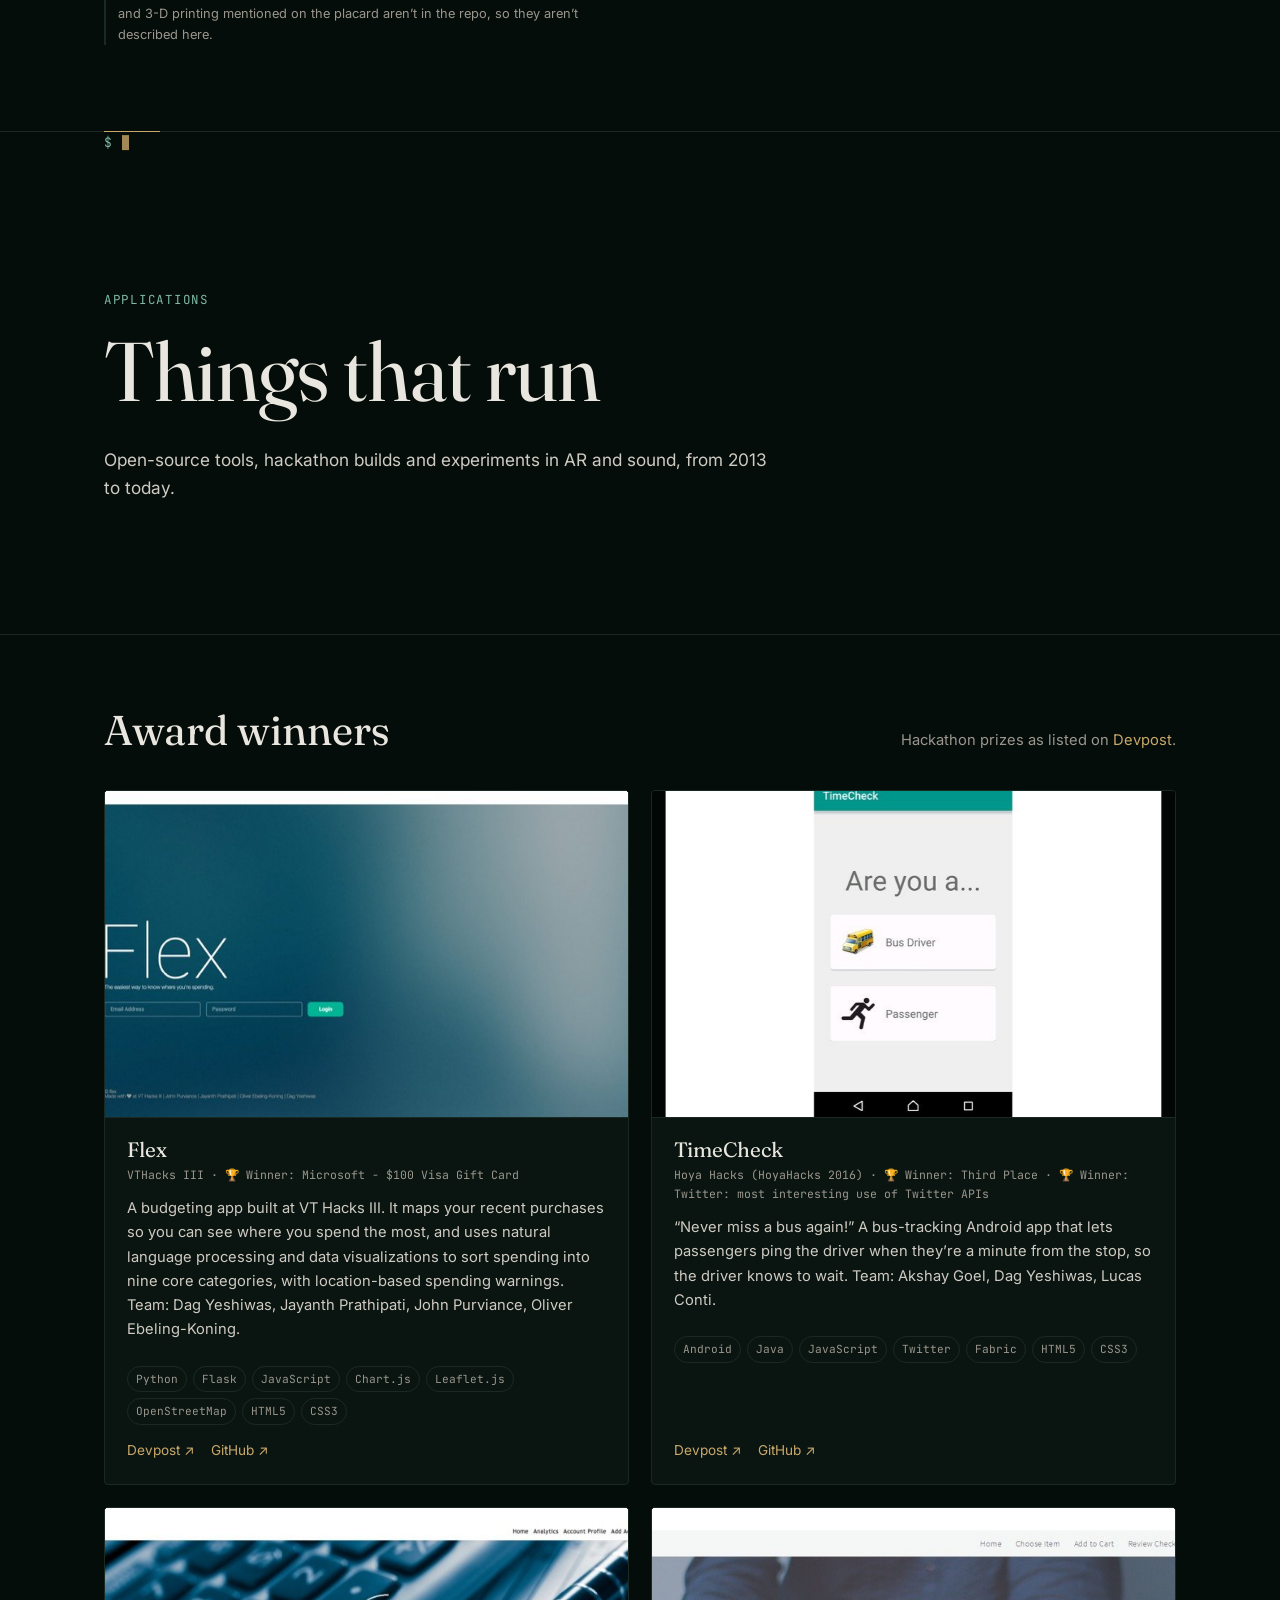
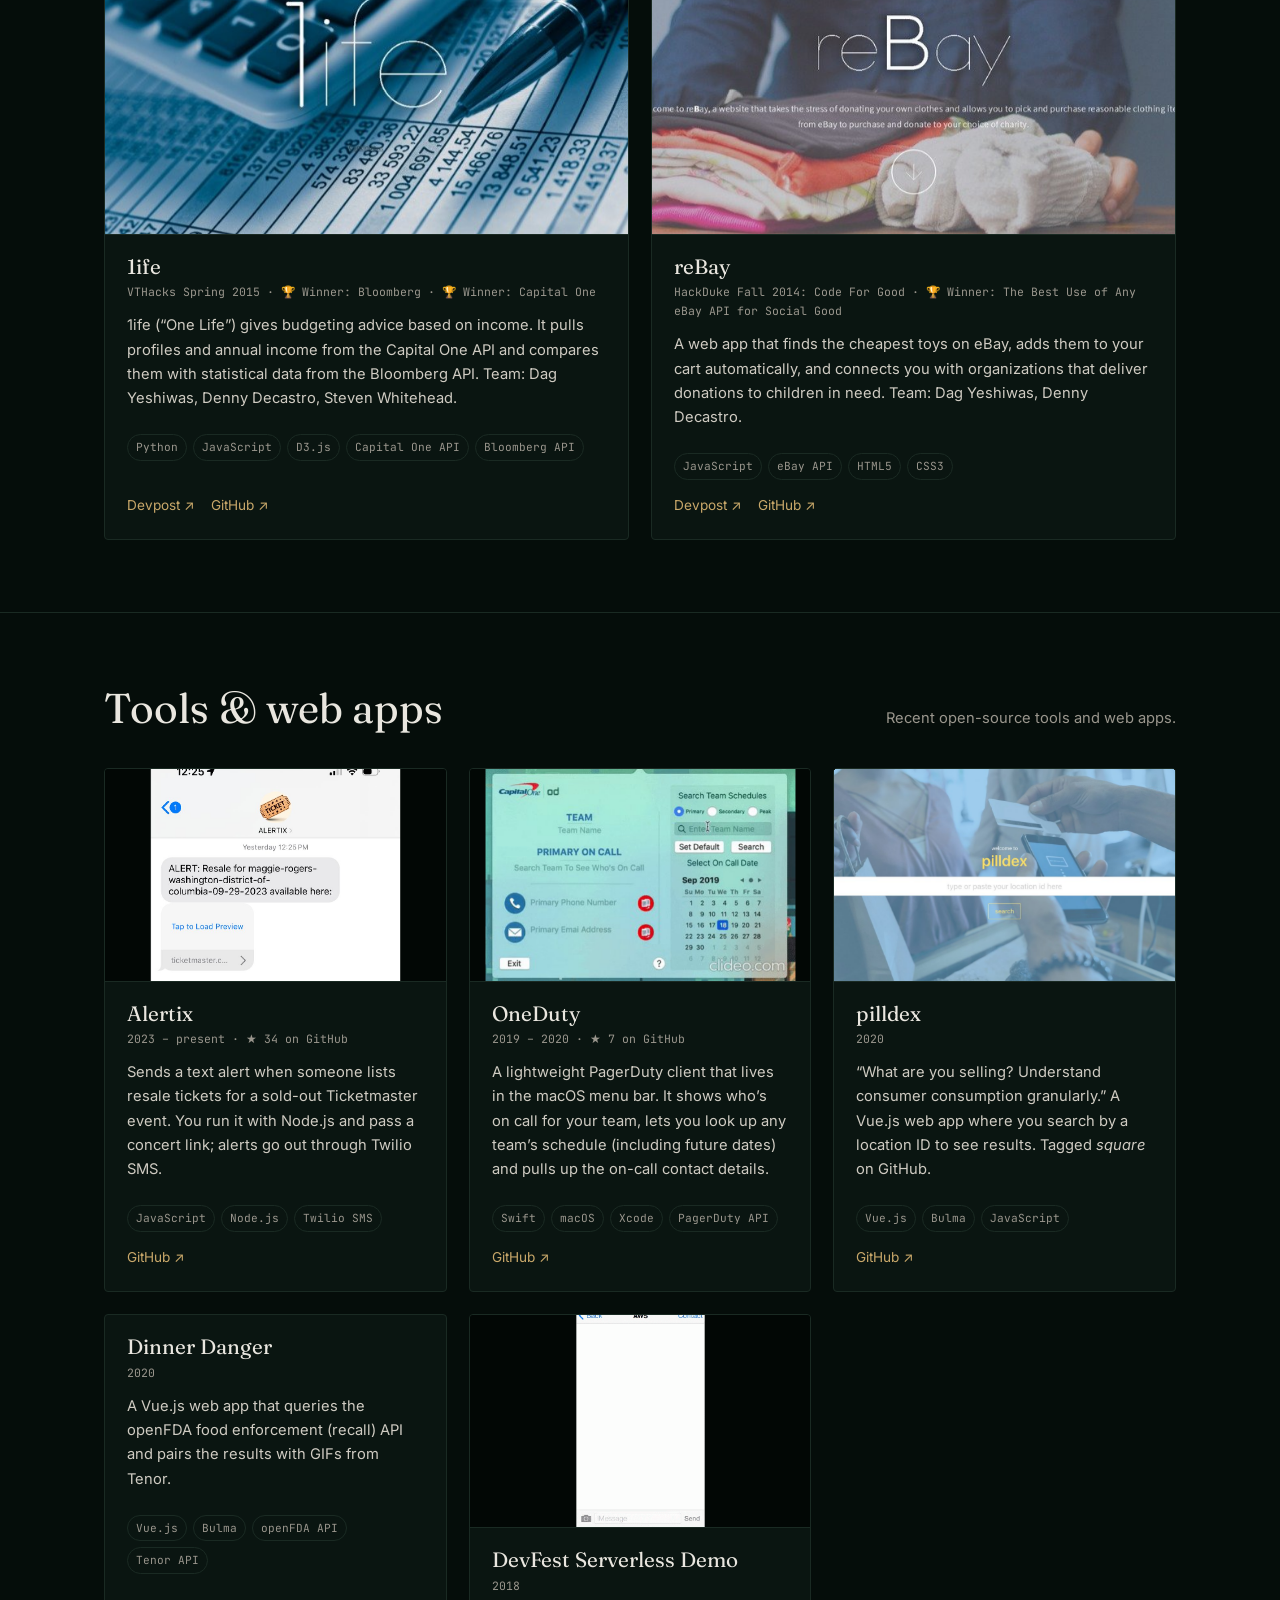
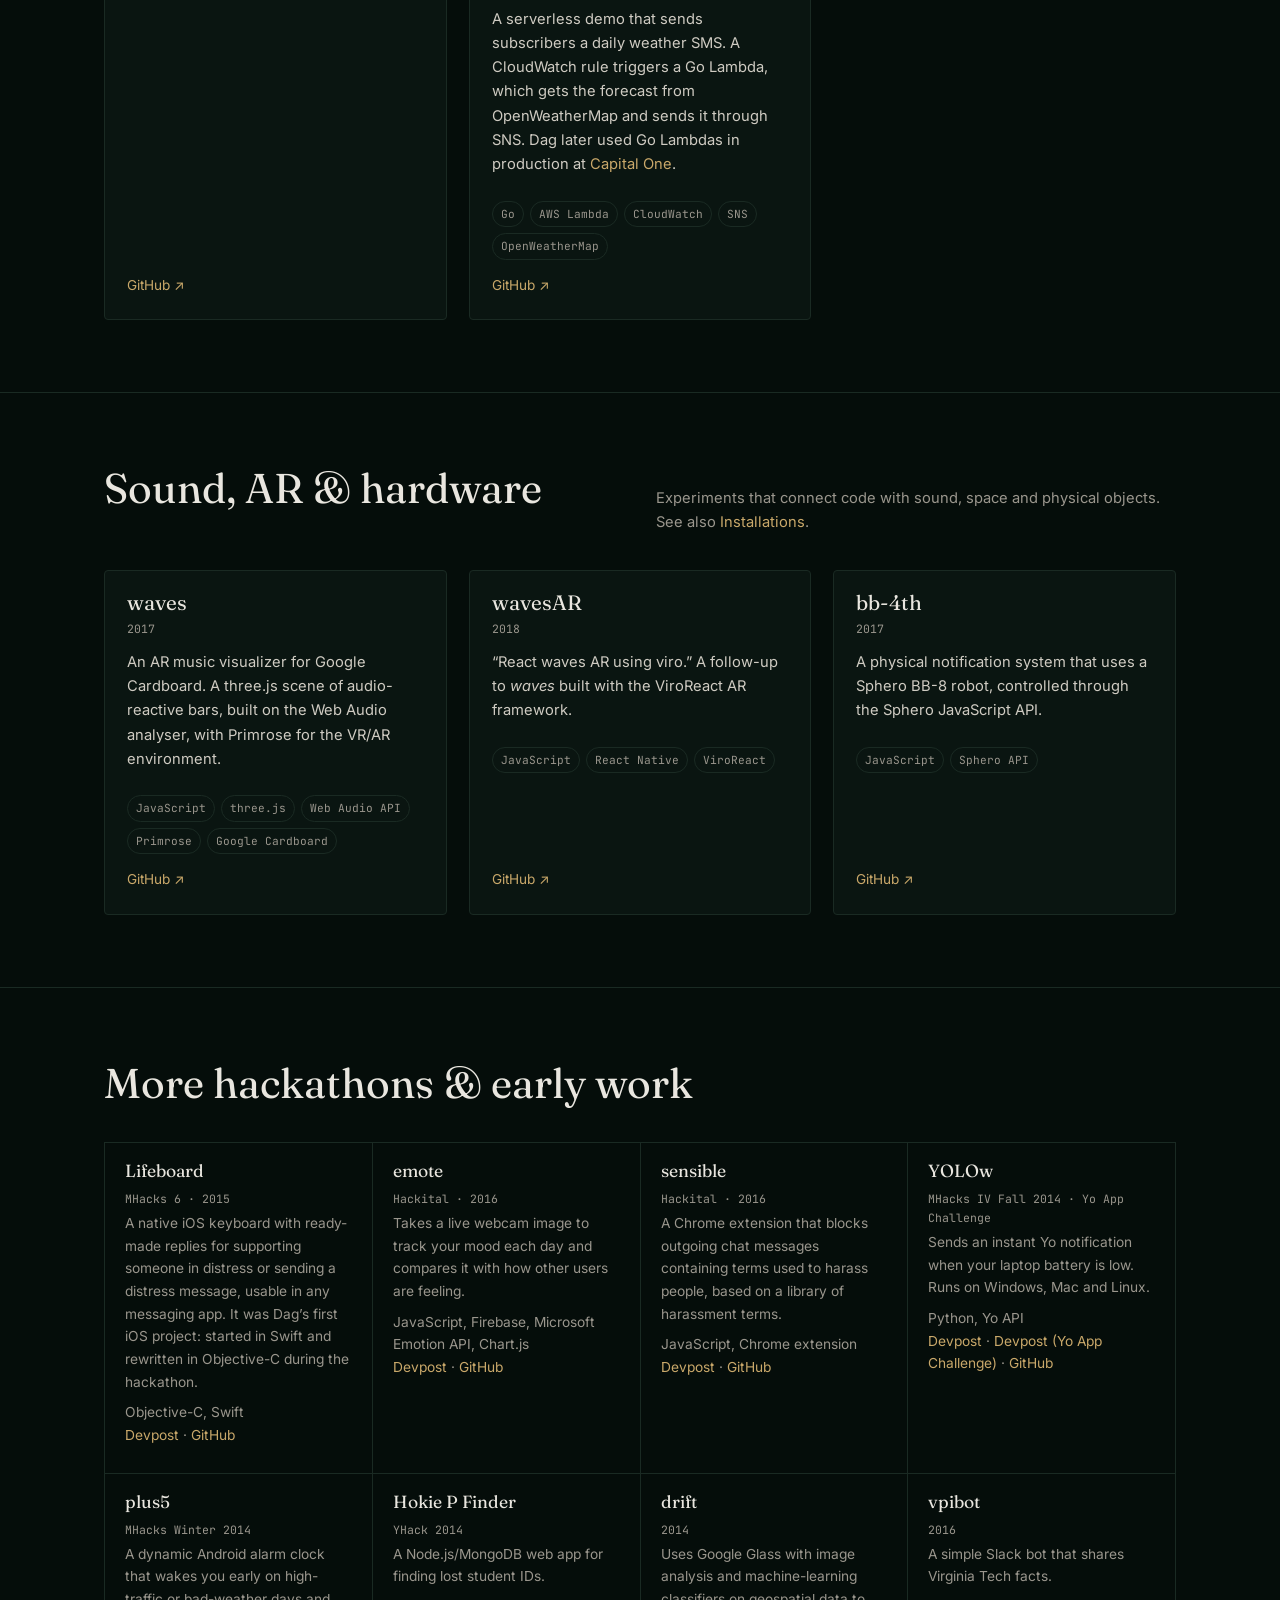
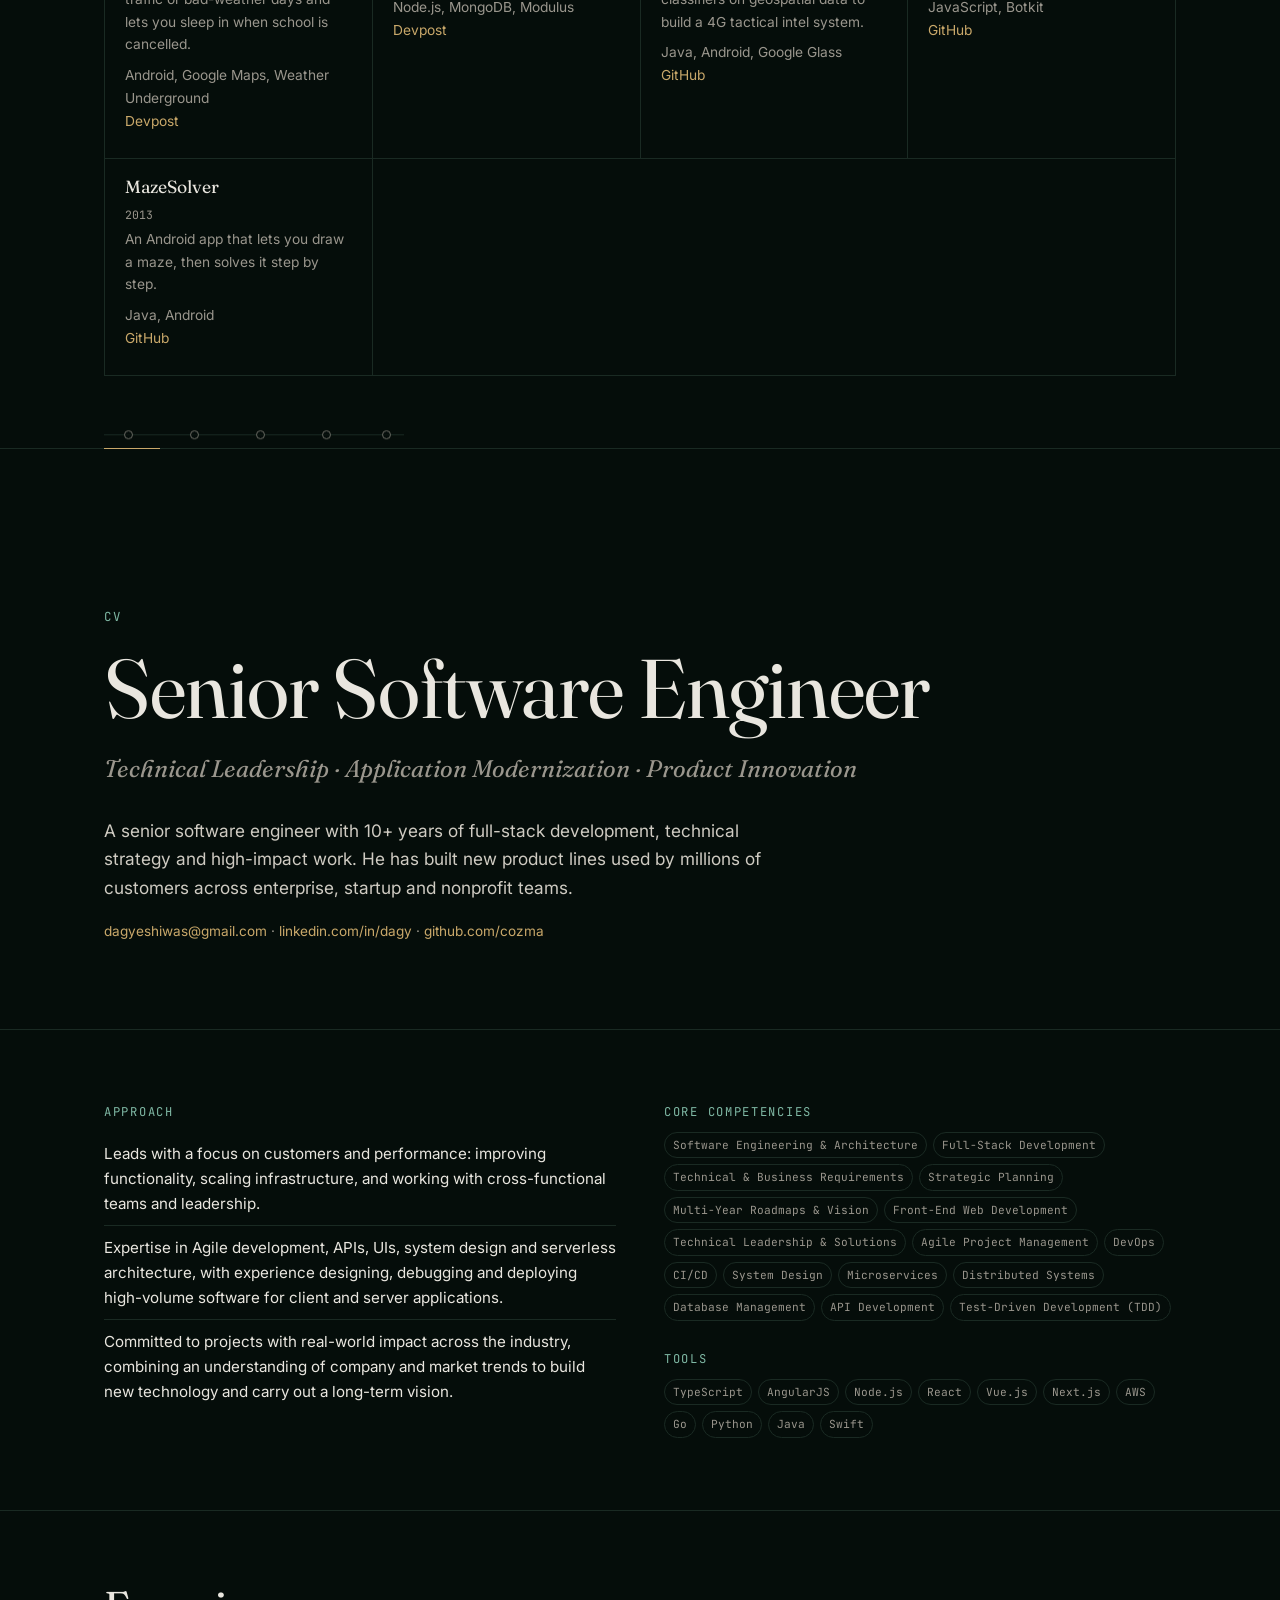
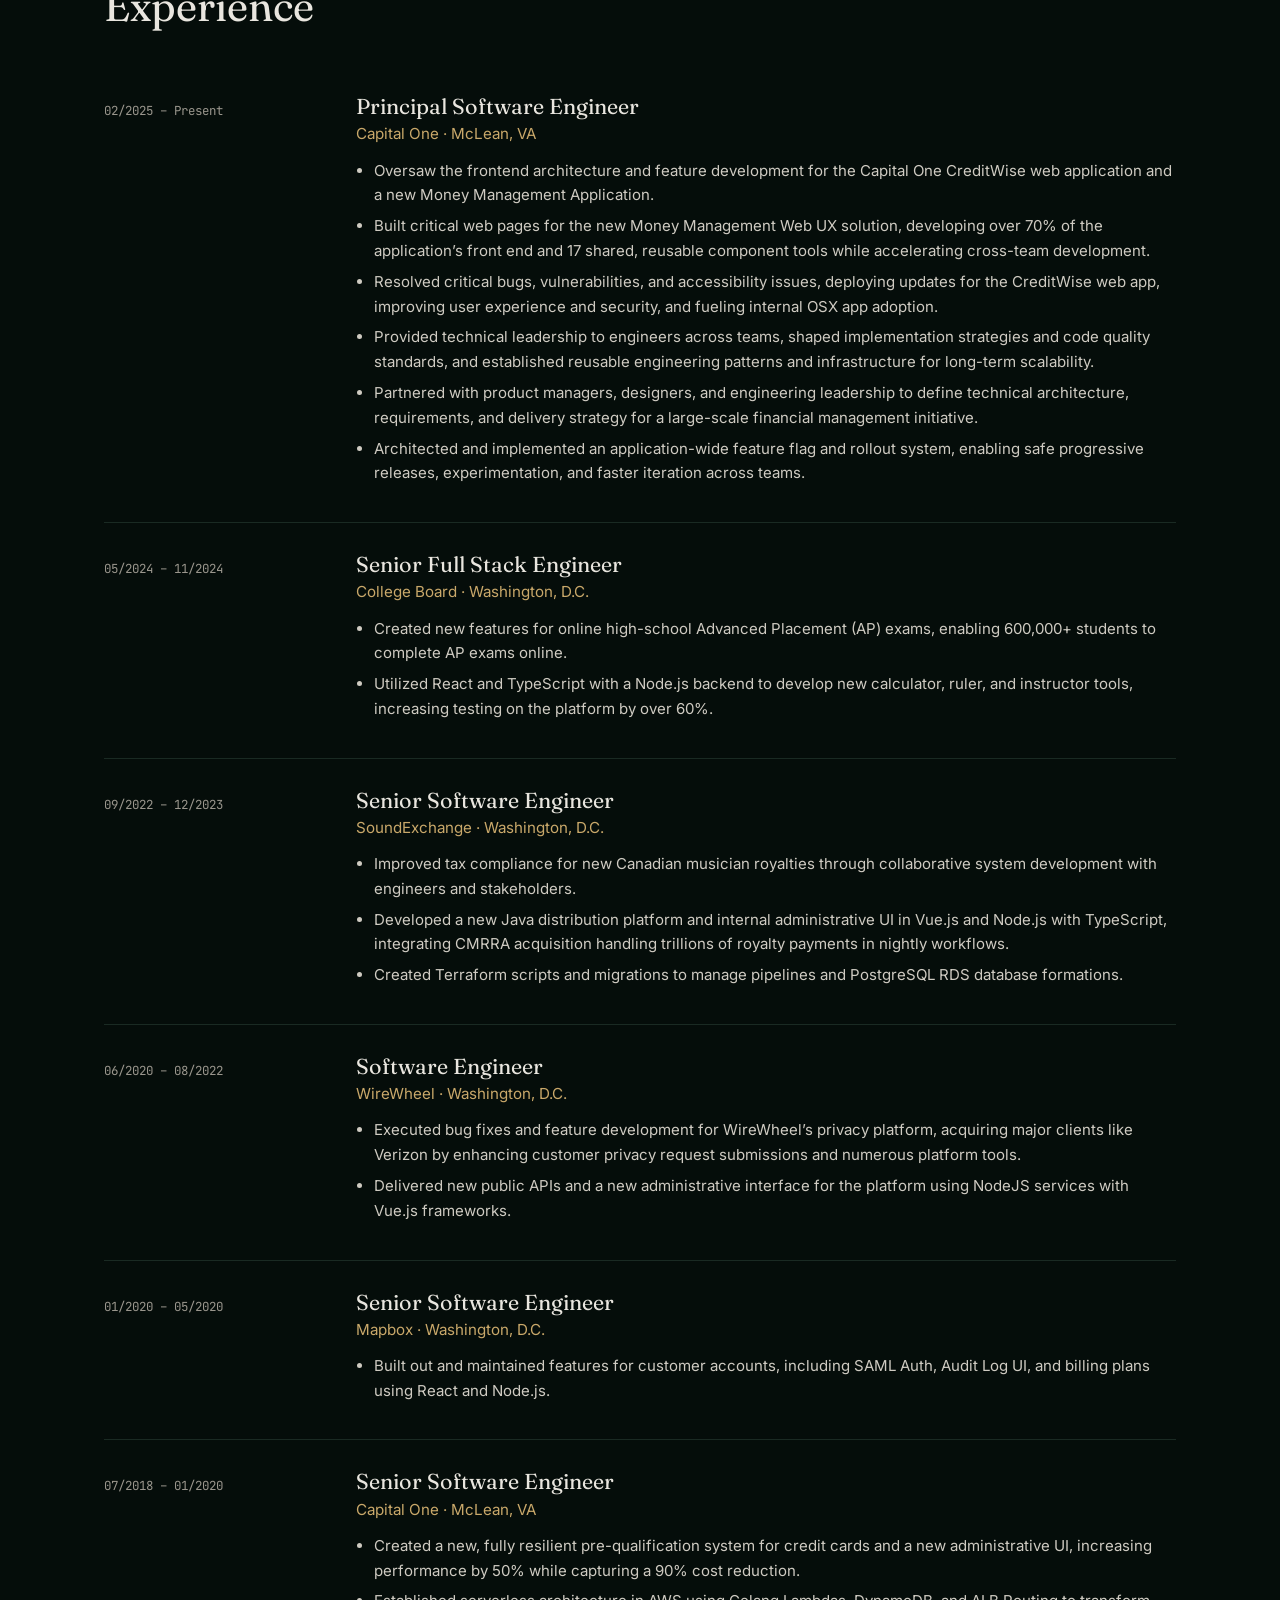
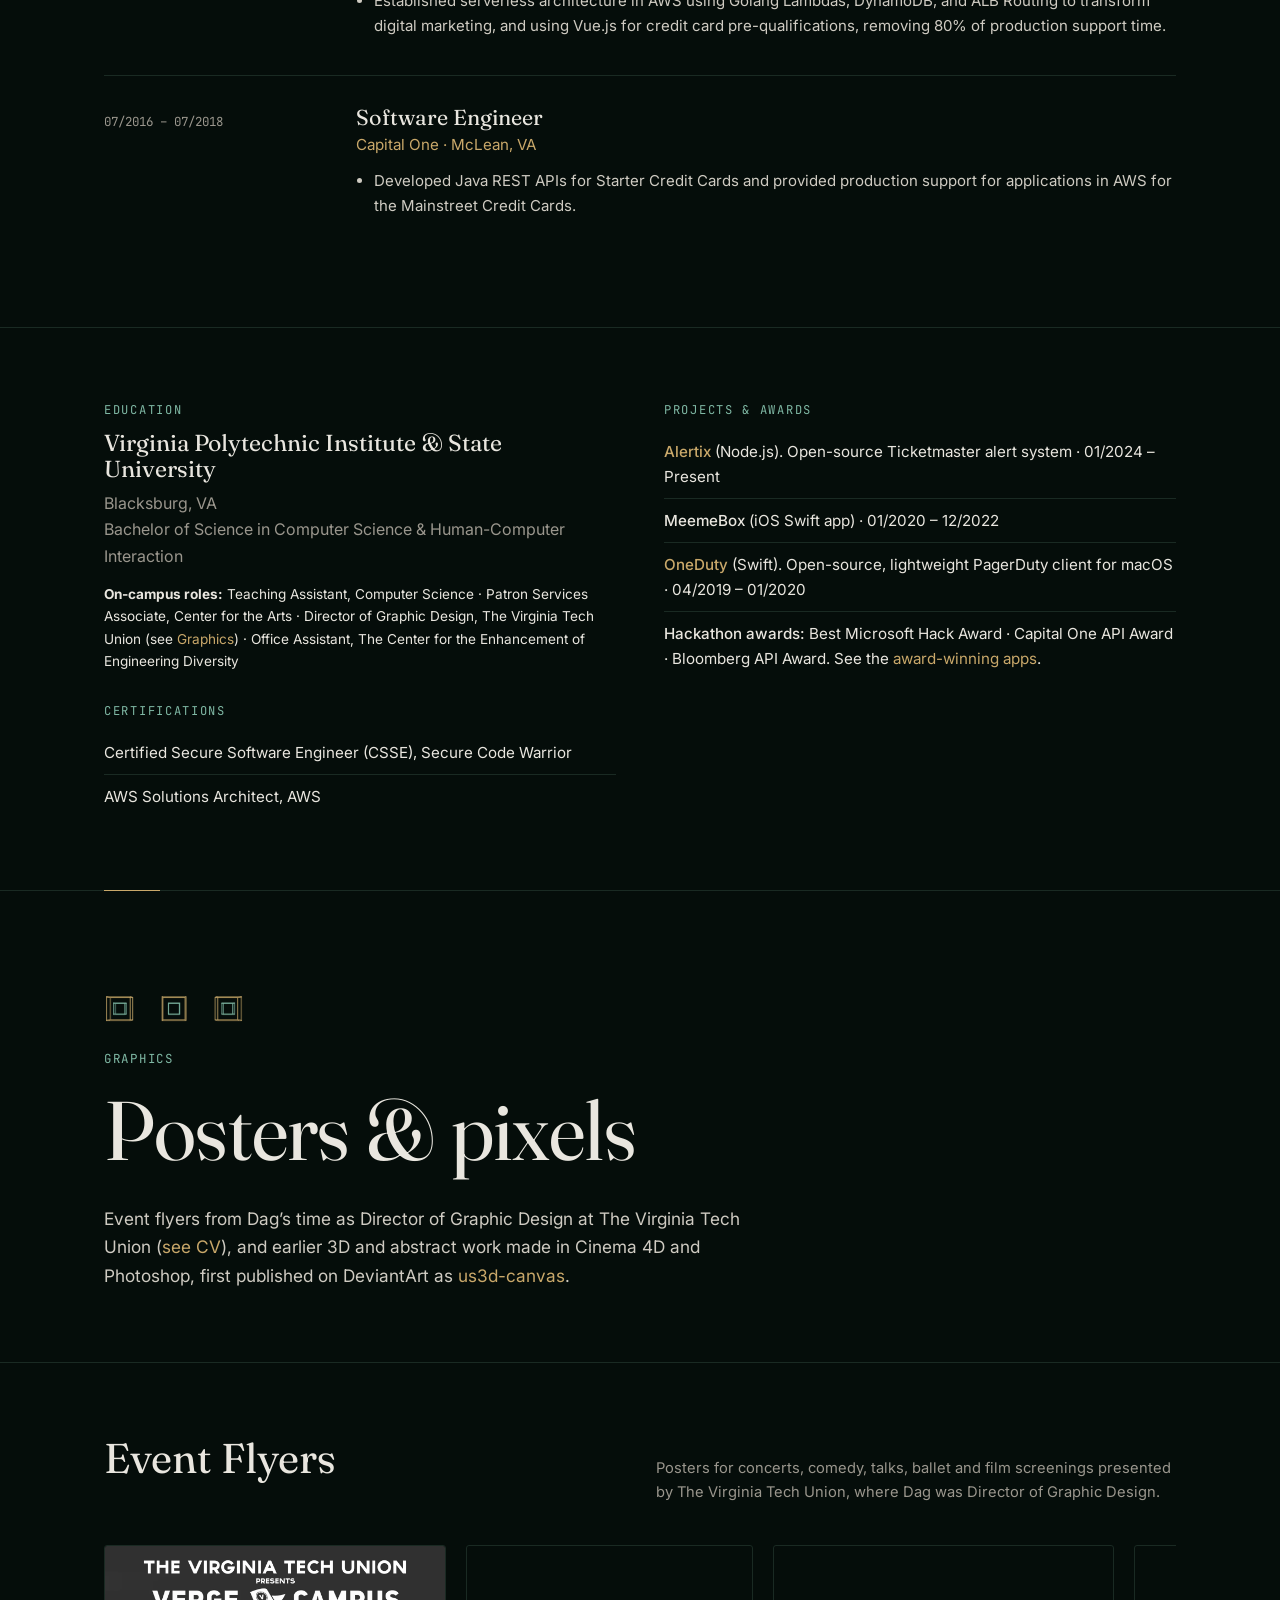
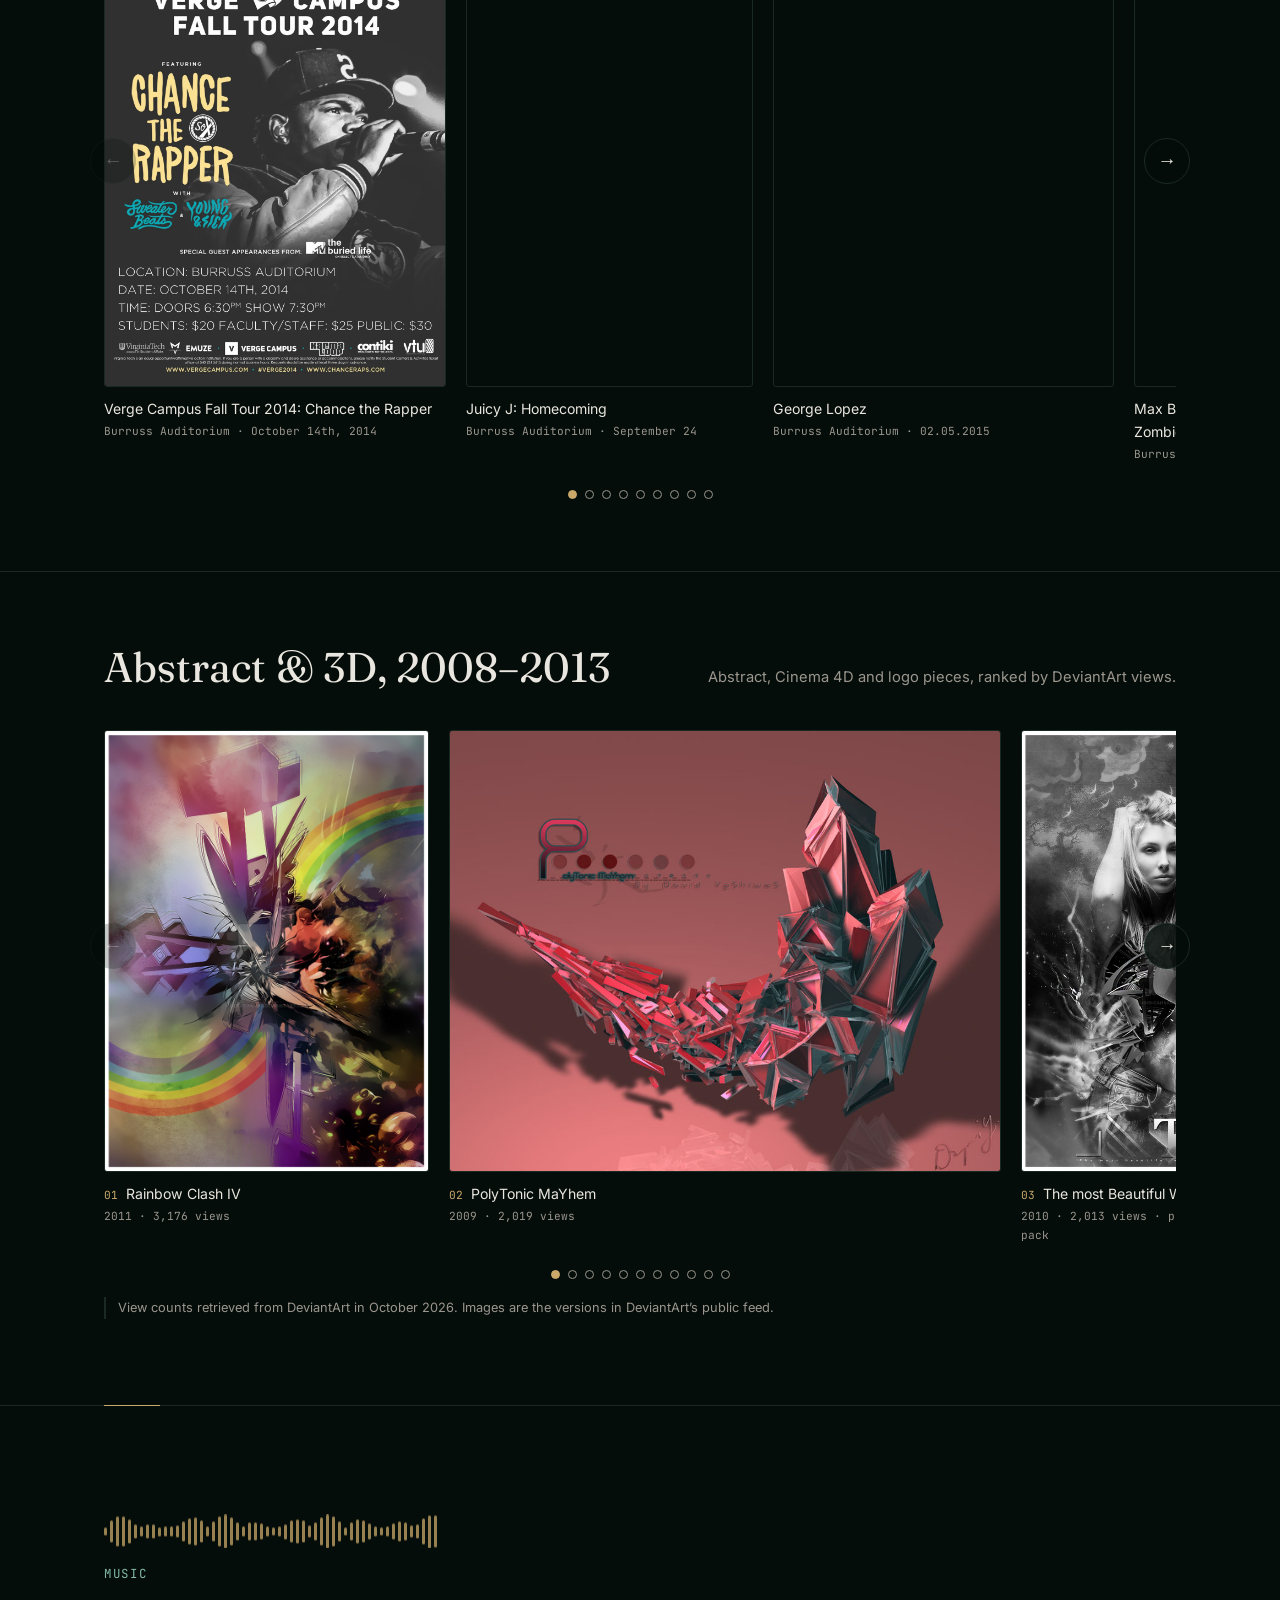
<file: day-job.html>
<!doctype html>
<html lang="en"><head><meta charset="utf-8">
<title>CV · Dag Yeshiwas</title>
<link rel="canonical" href="index.html#day-job">
<meta name="robots" content="noindex">
<script>location.replace('index.html' + (location.hash.length > 1 ? location.hash : '#day-job'));</script>
<meta http-equiv="refresh" content="0; url=index.html#day-job">
</head><body style="background:#050d0a;color:#e9e6df;font-family:system-ui,sans-serif">
<p>This page moved to <a href="index.html#day-job" style="color:#c9a86a">CV</a>.</p>
</body></html>
</file>
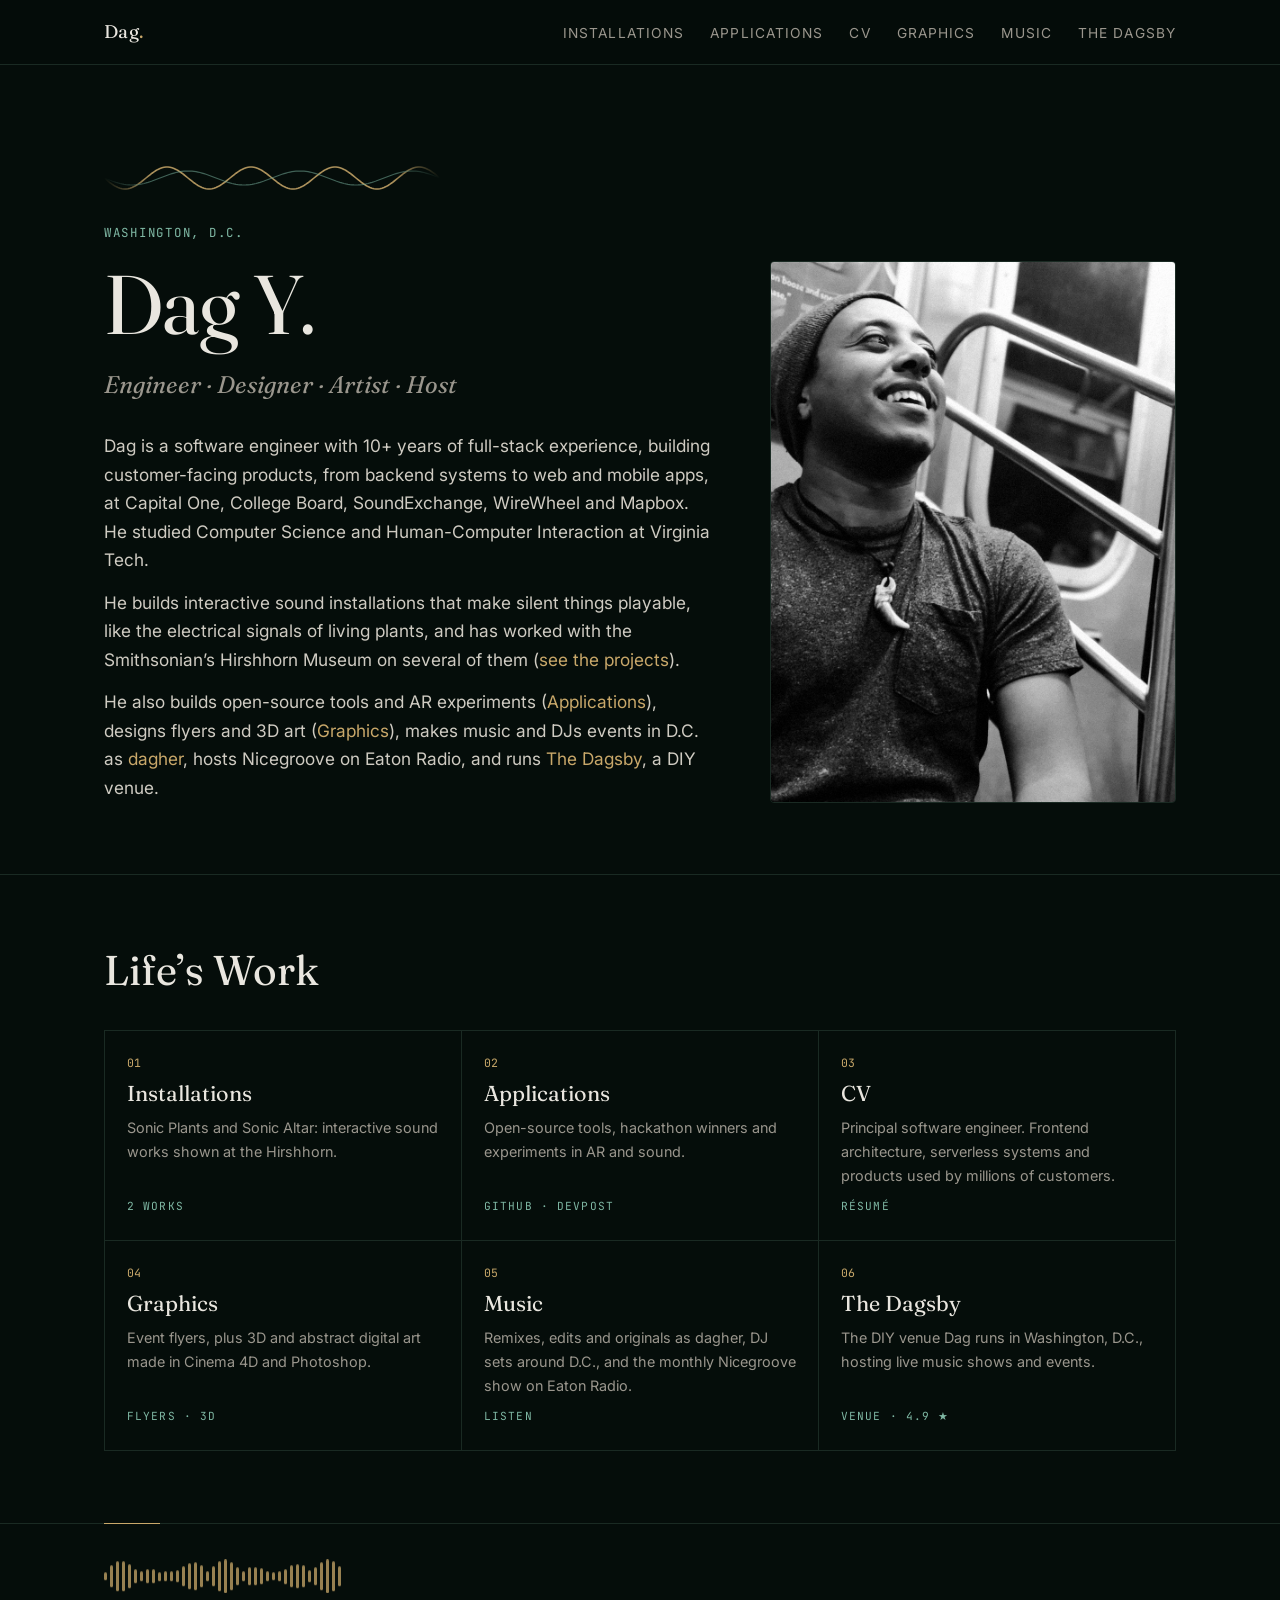
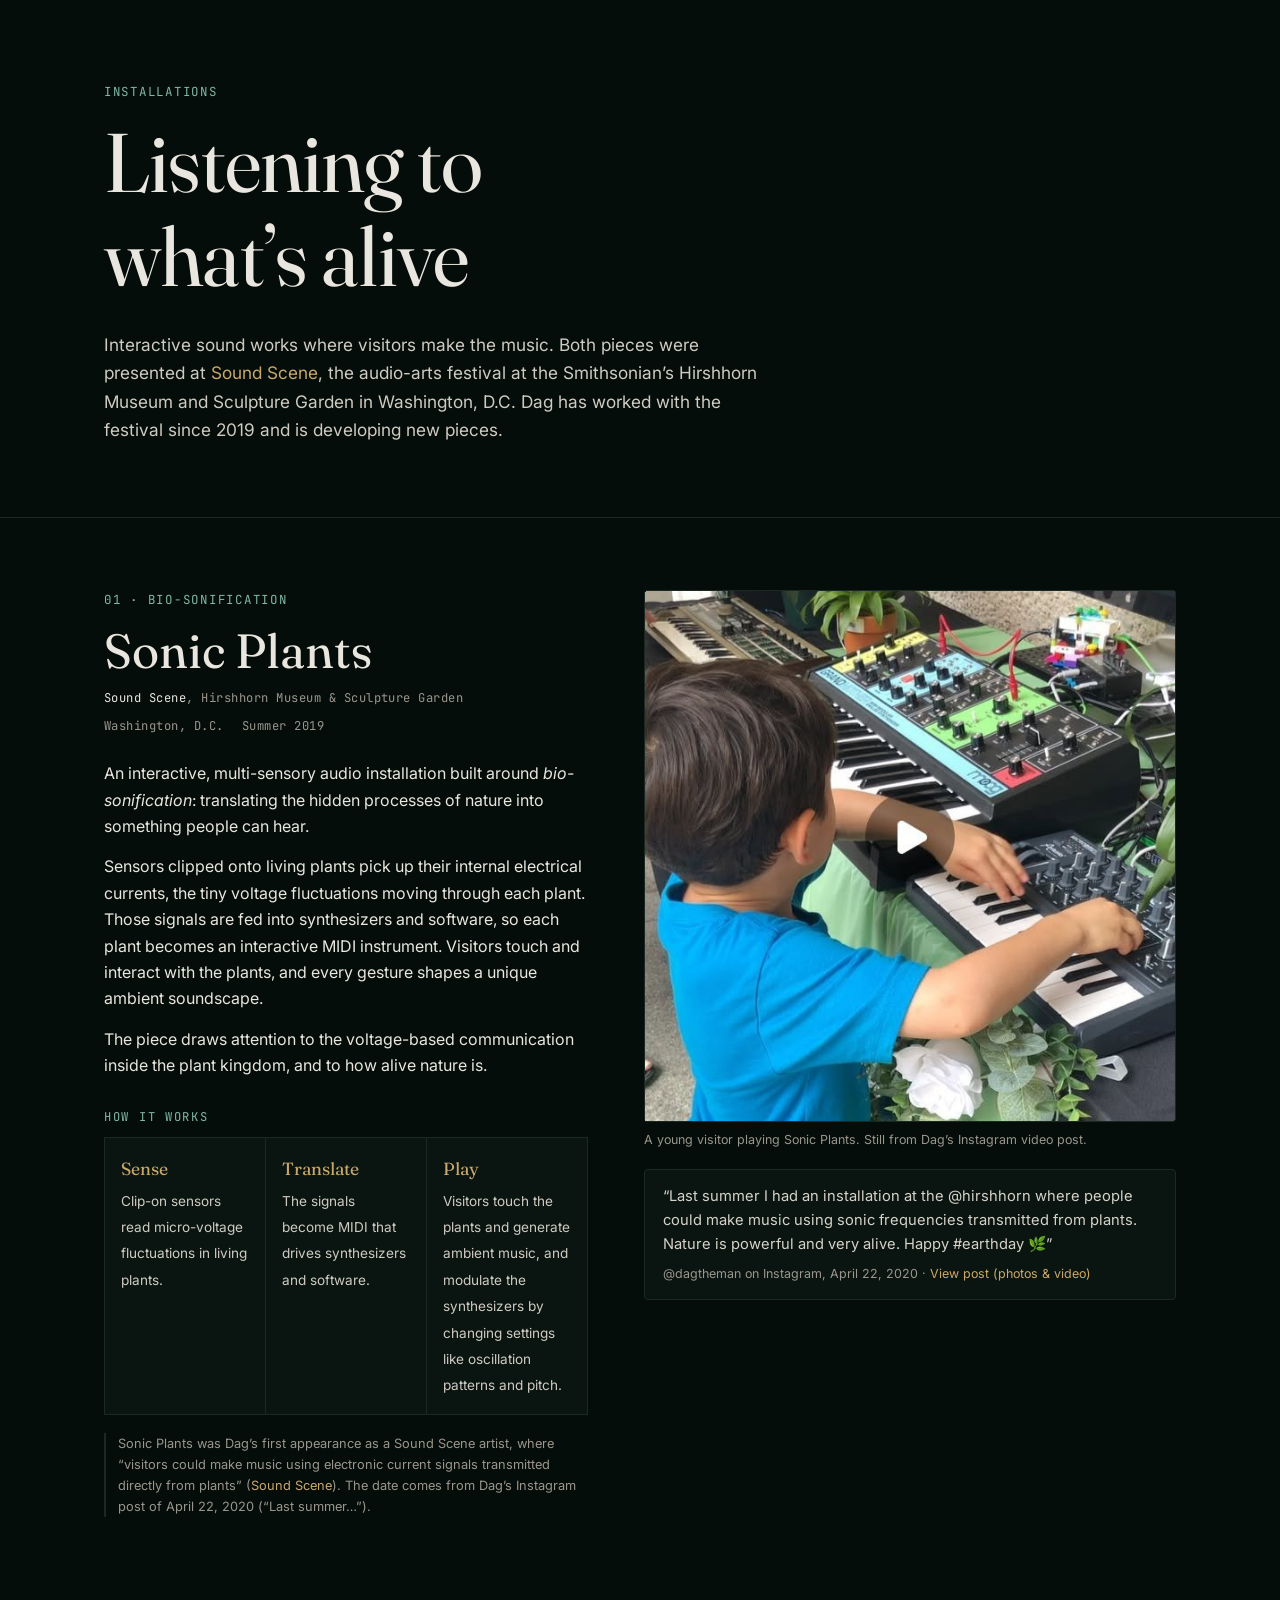
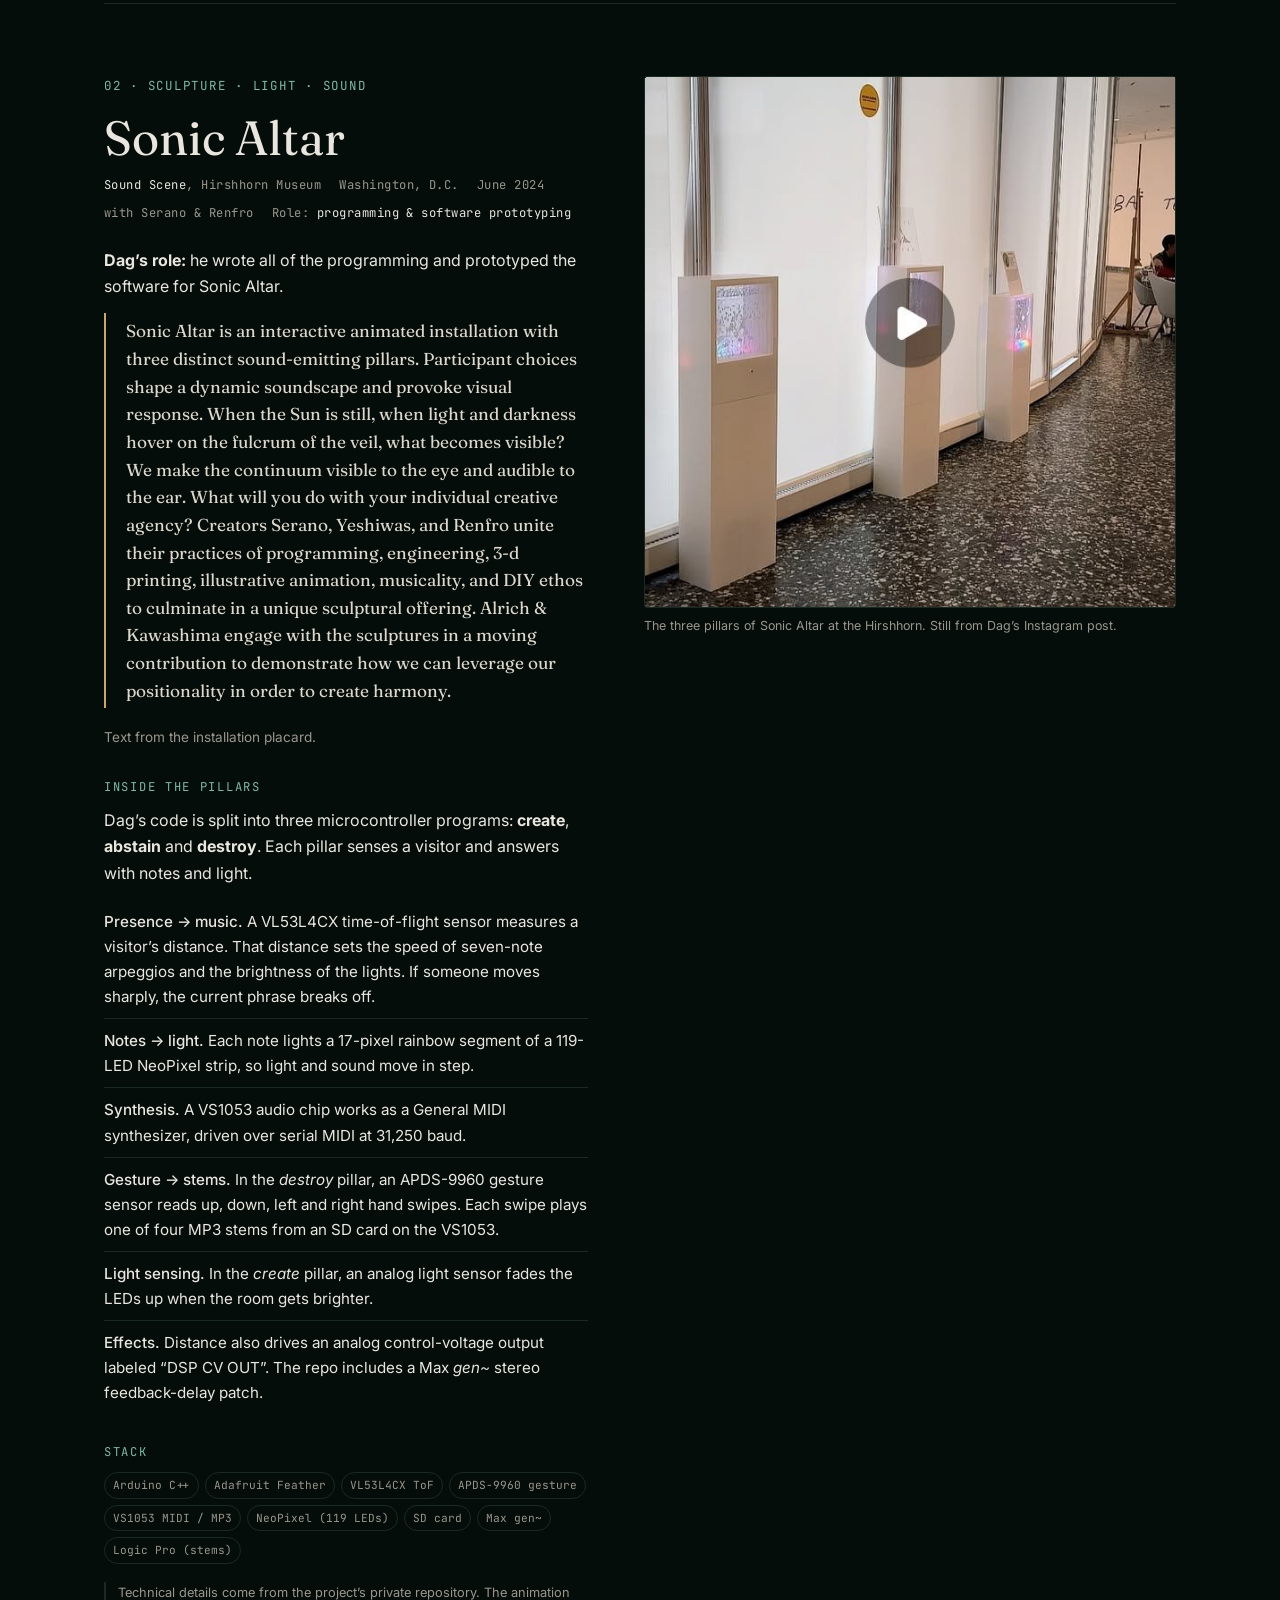
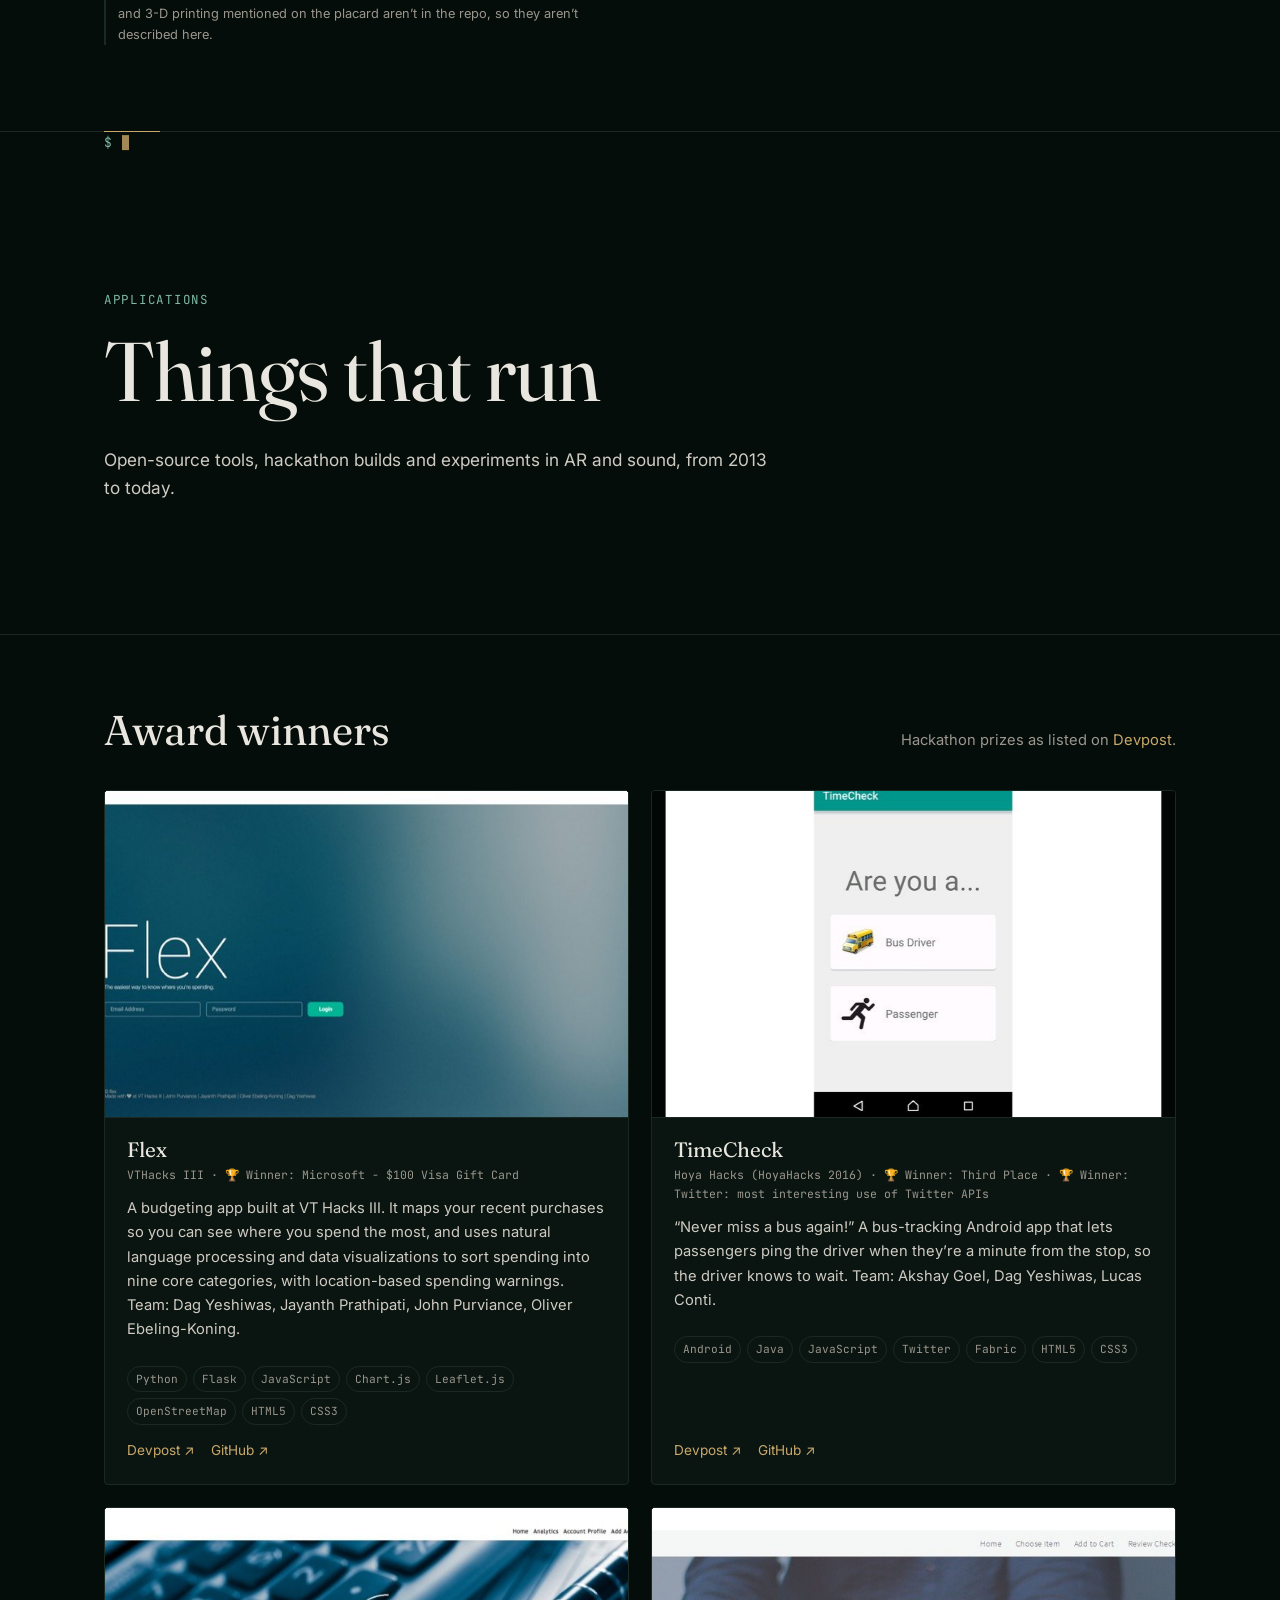
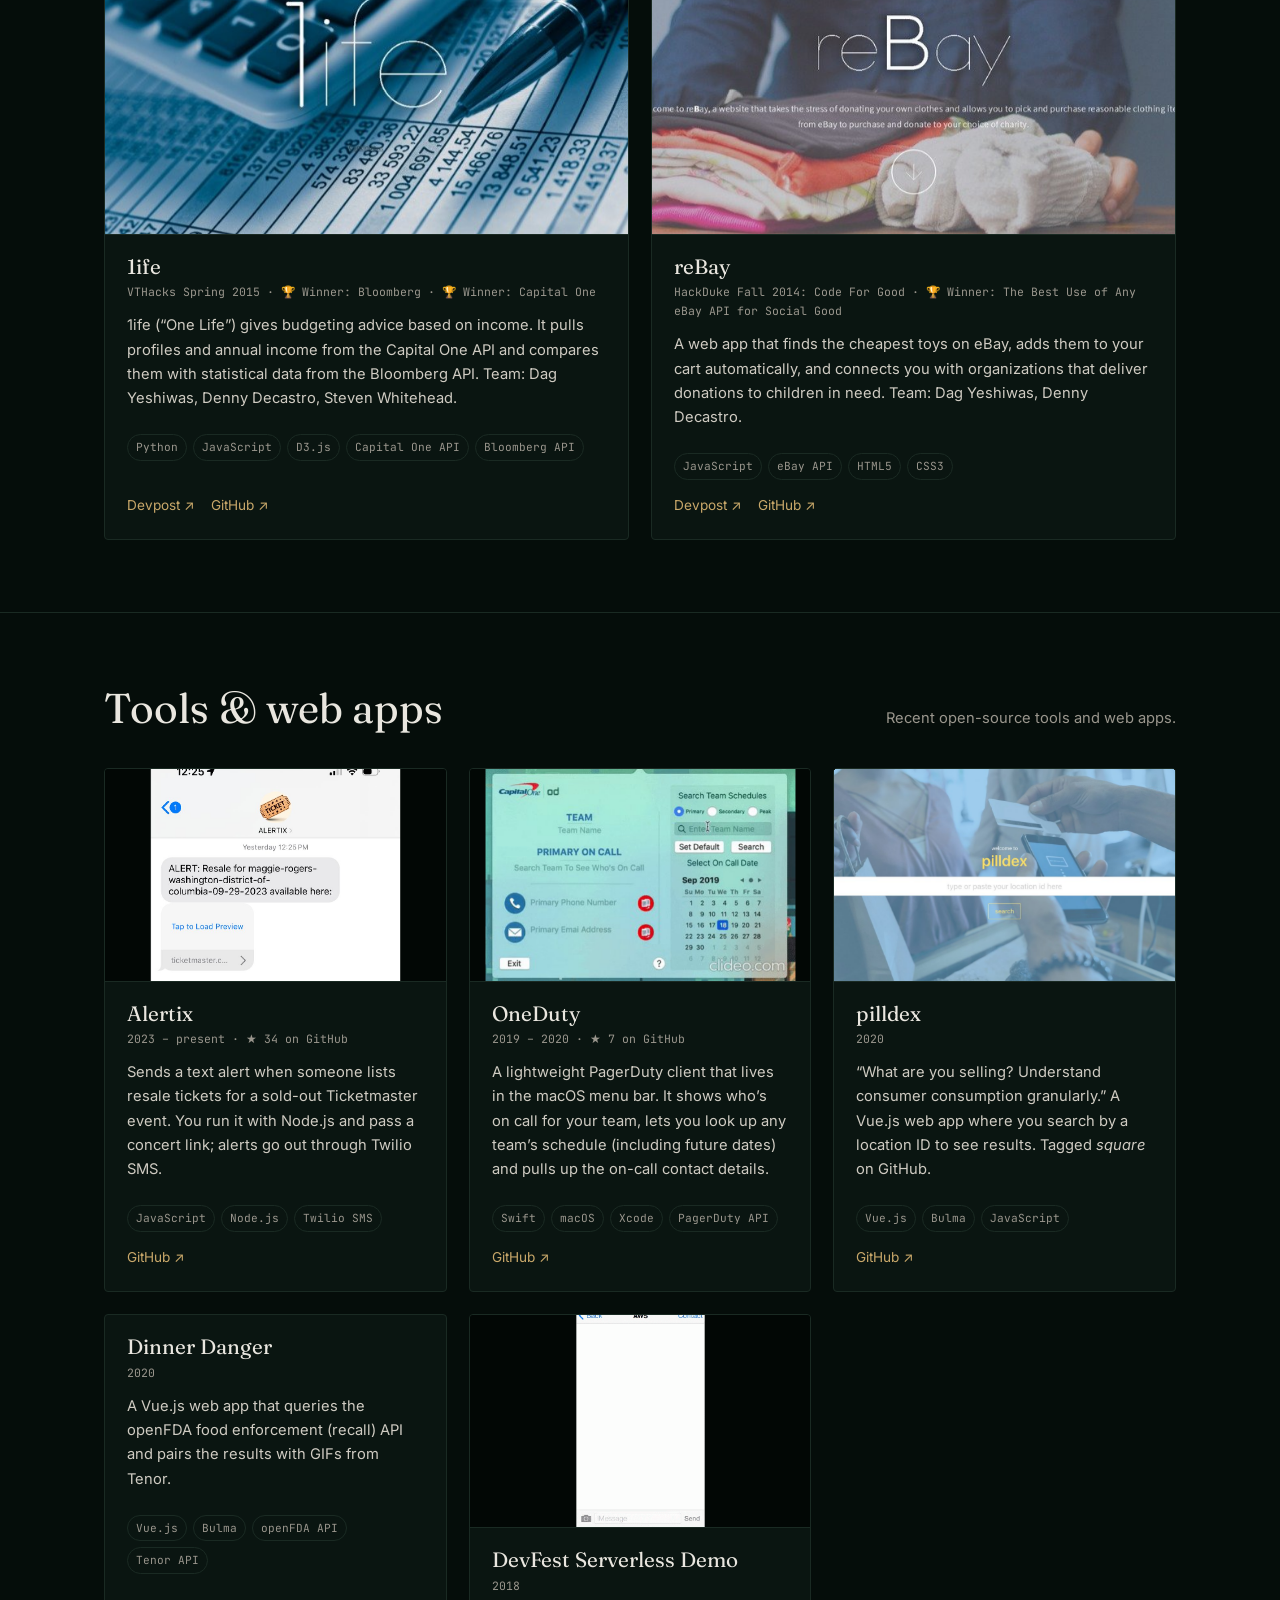
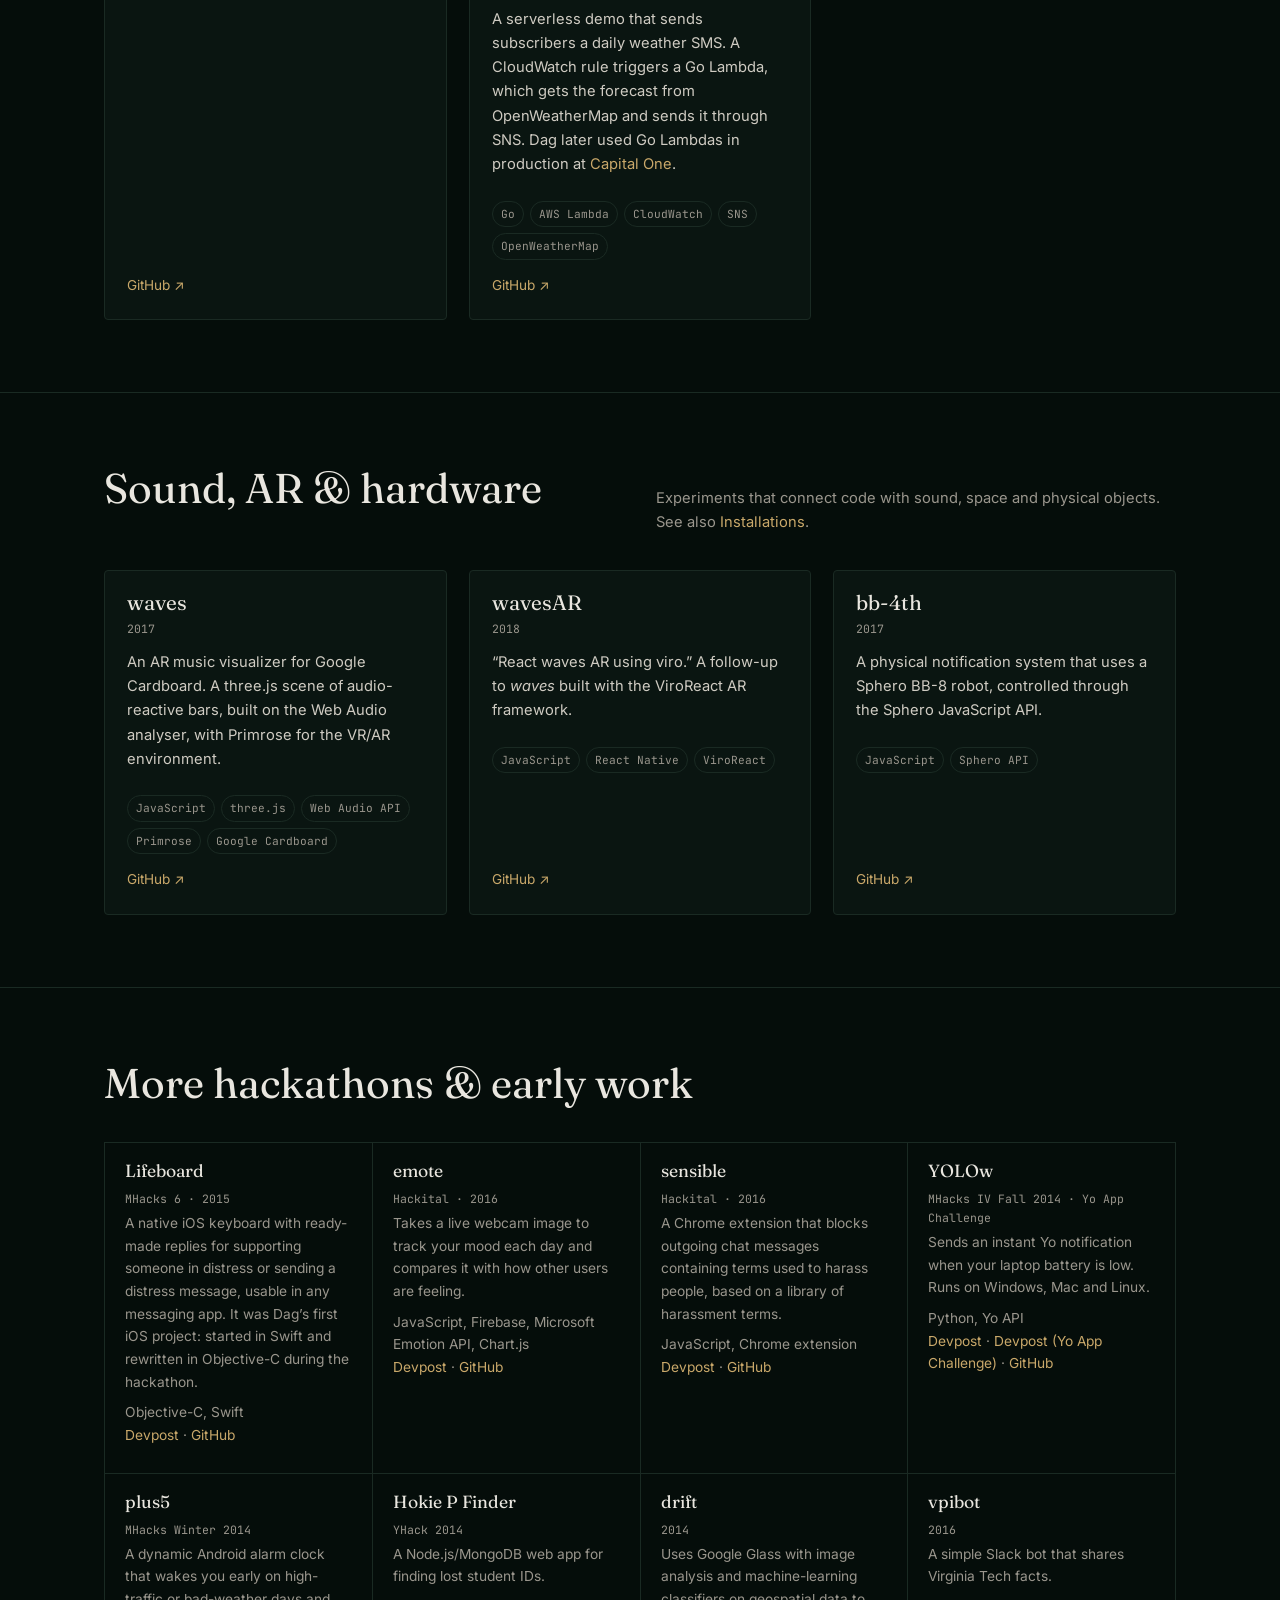
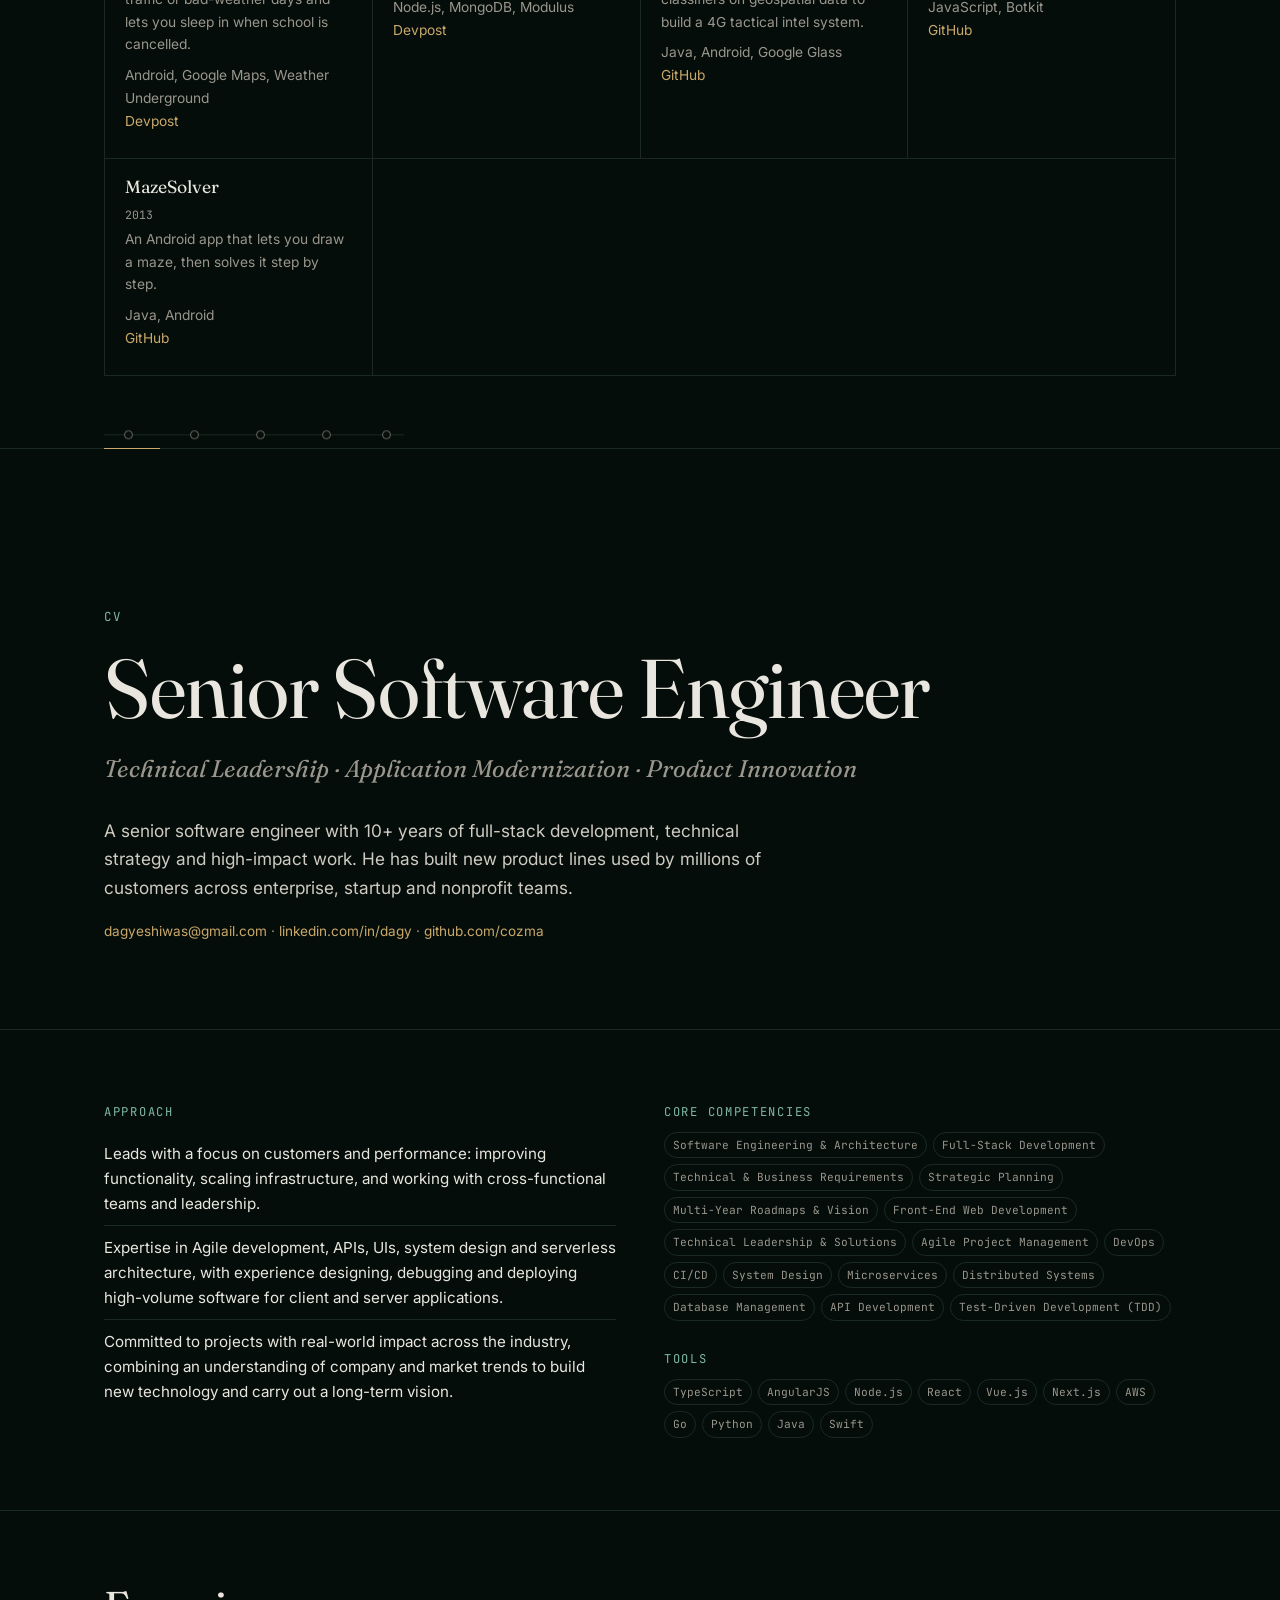
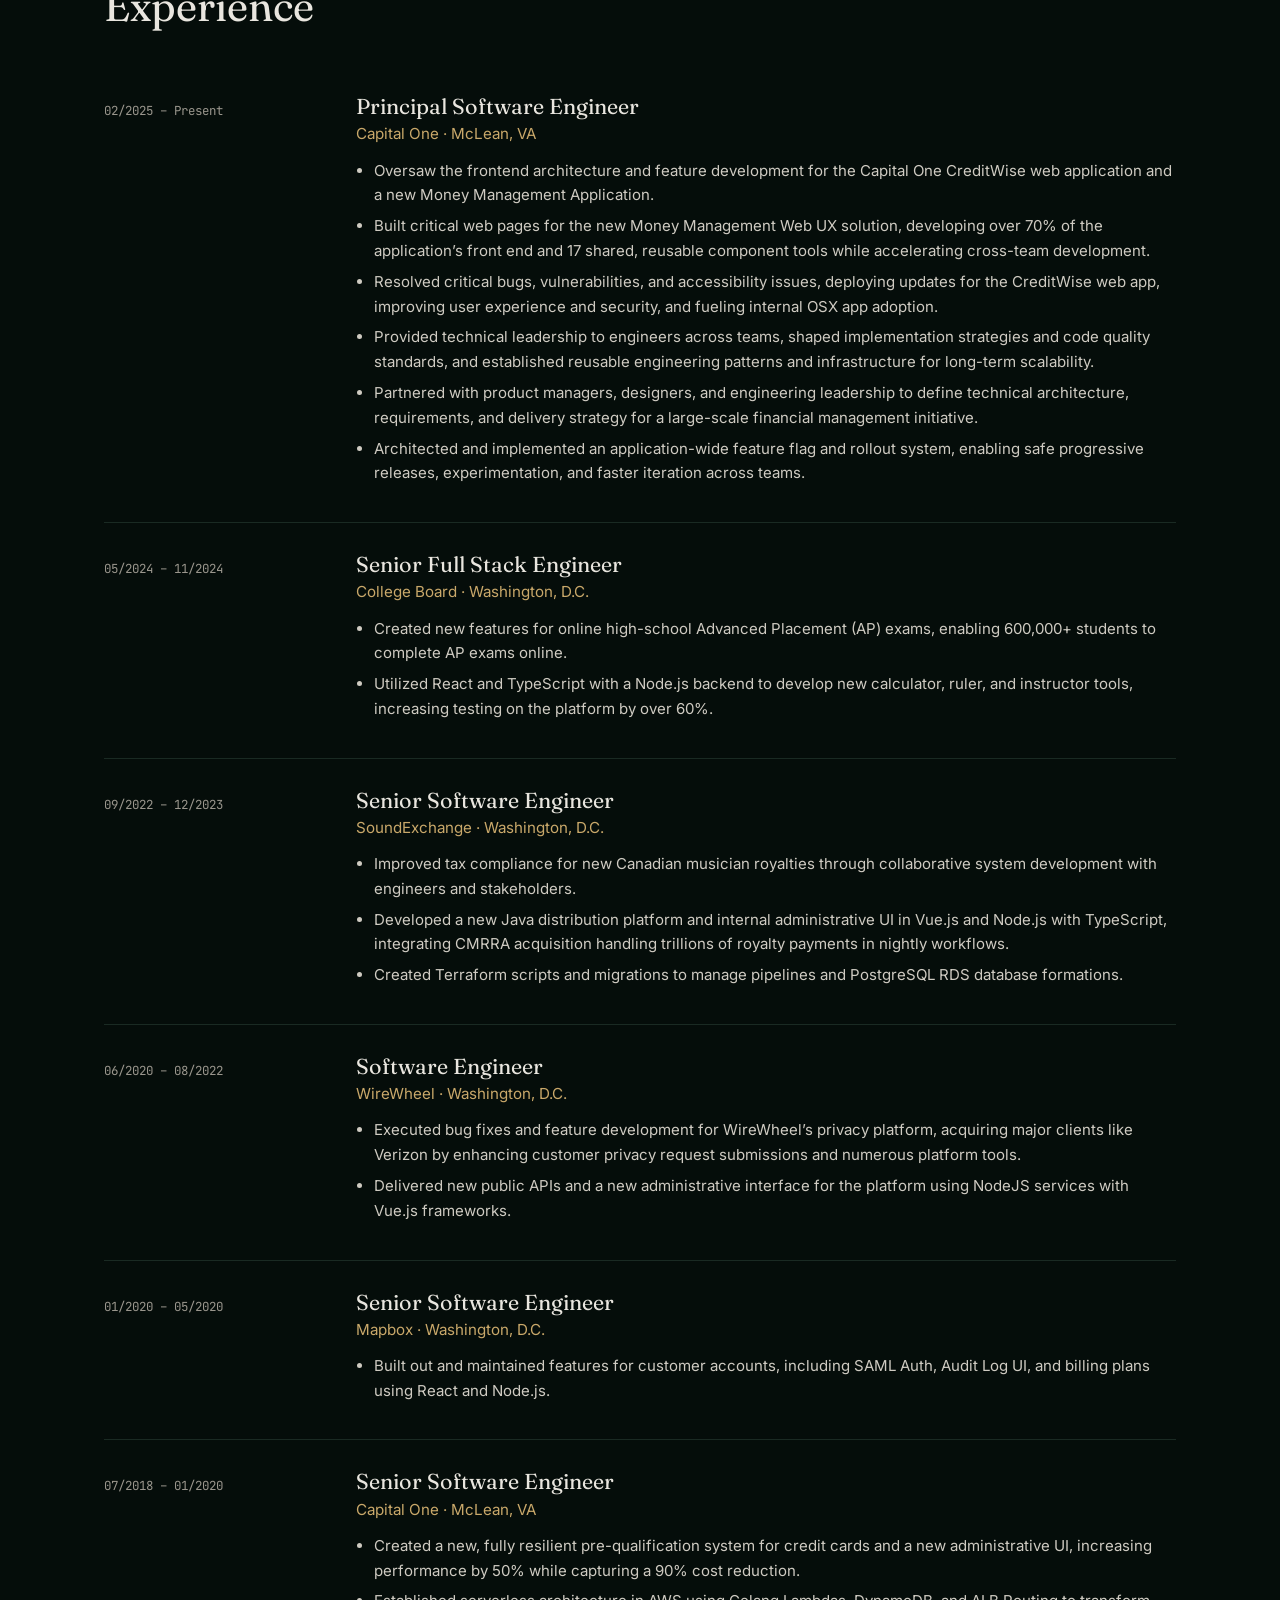
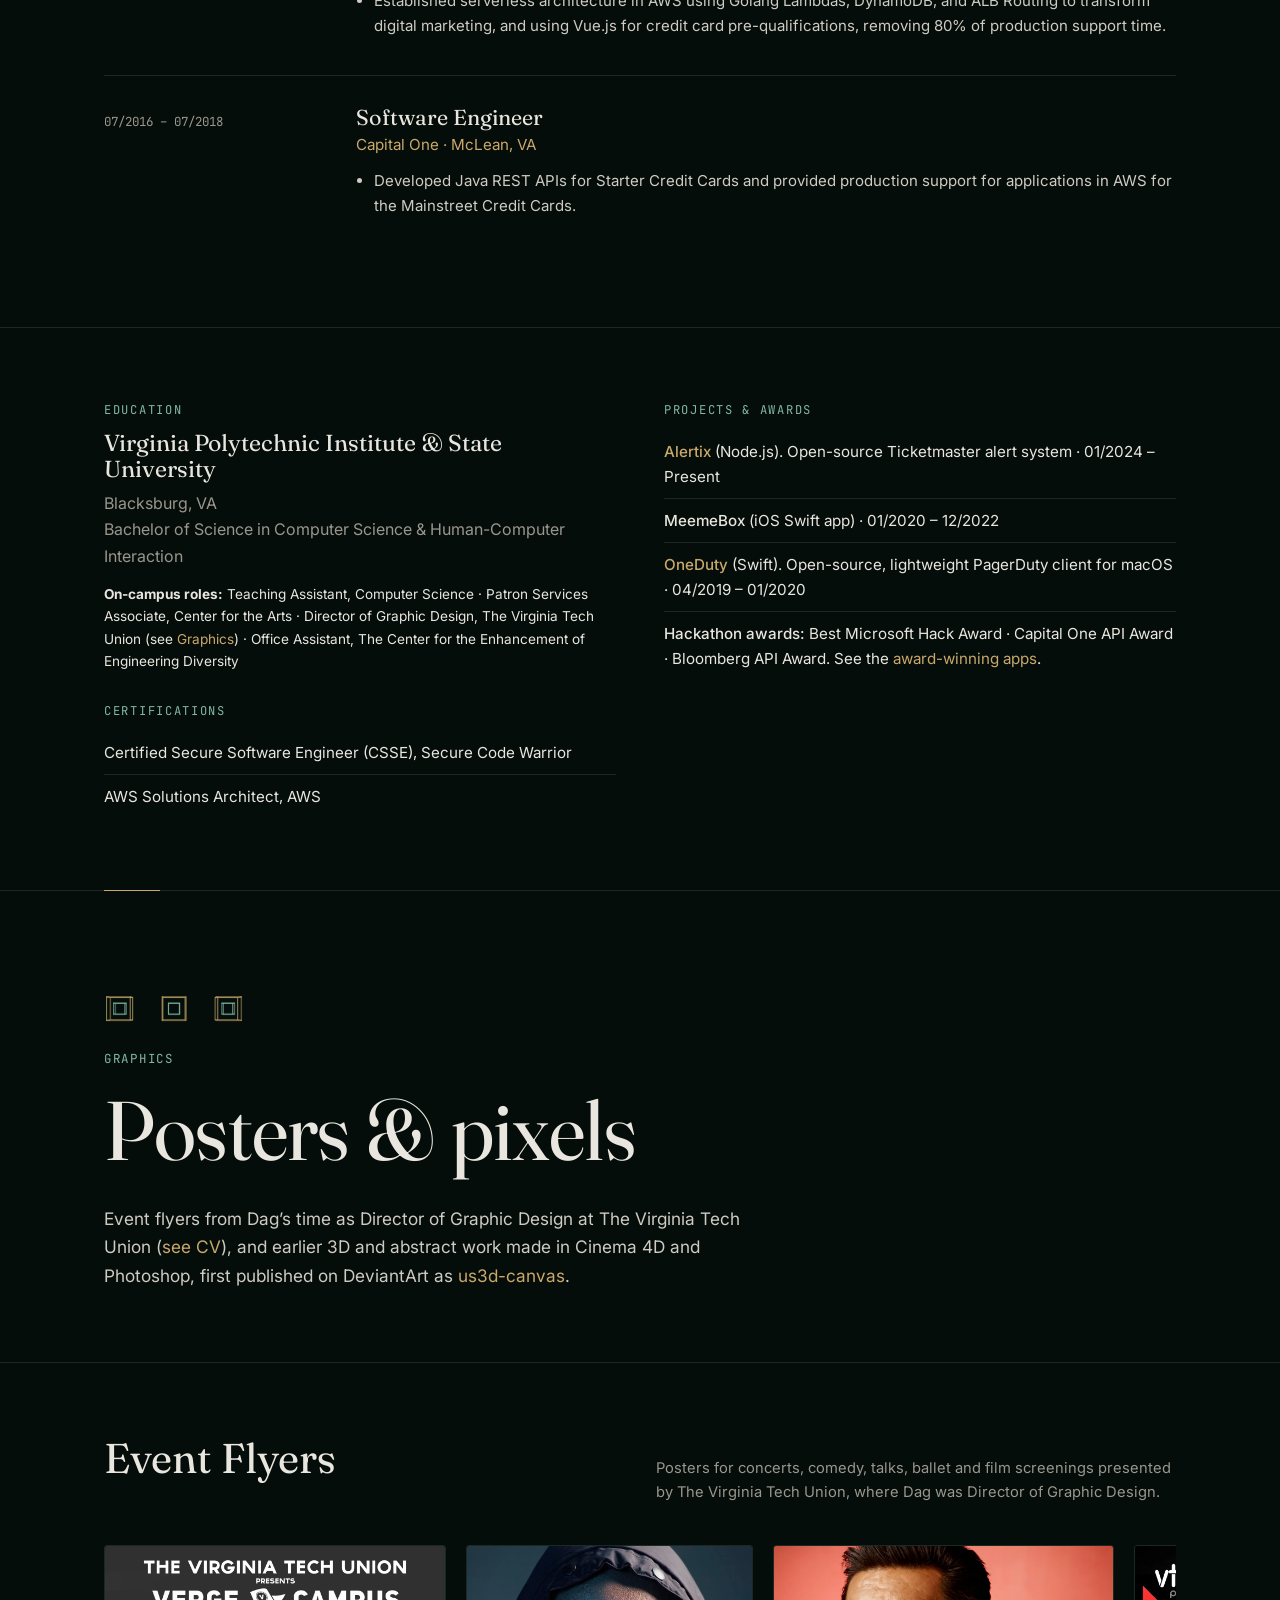
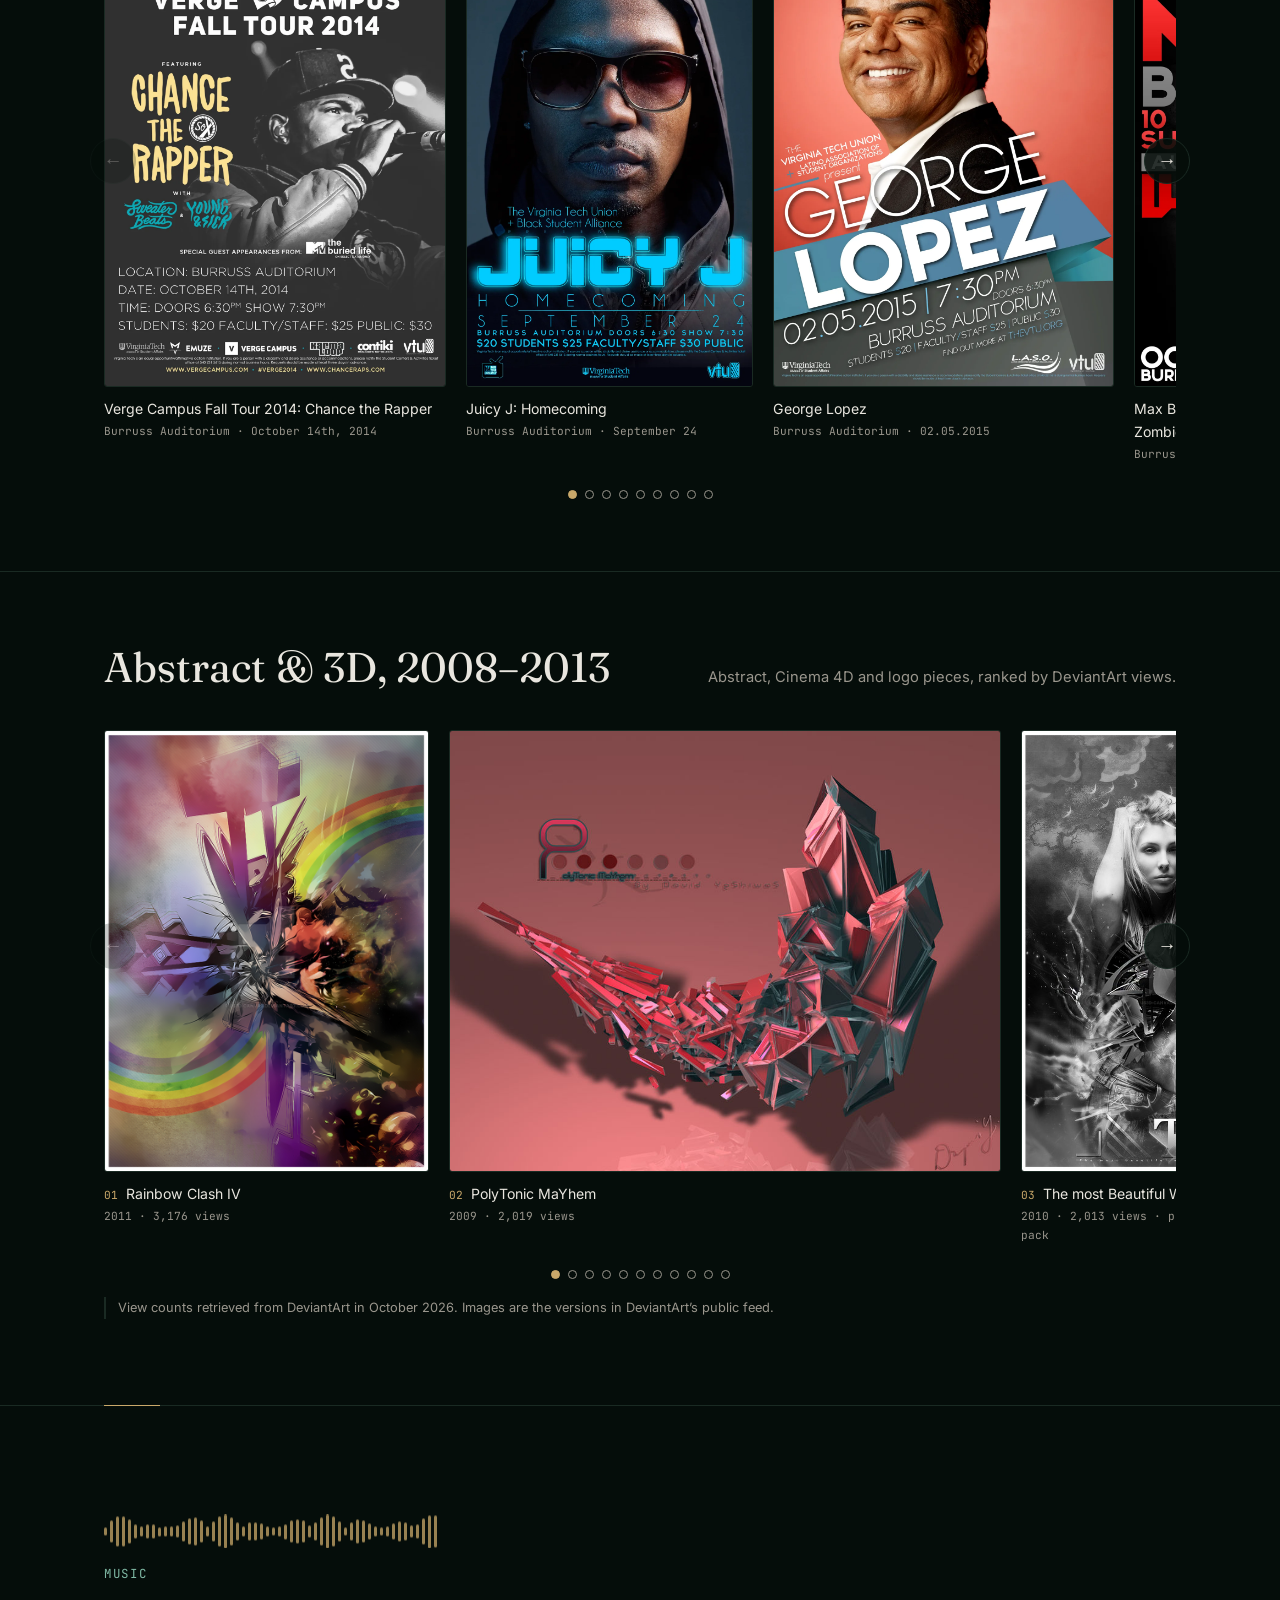
<file: graphics.html>
<!doctype html>
<html lang="en"><head><meta charset="utf-8">
<title>Graphics · Dag Yeshiwas</title>
<link rel="canonical" href="index.html#graphics">
<meta name="robots" content="noindex">
<script>location.replace('index.html' + (location.hash.length > 1 ? location.hash : '#graphics'));</script>
<meta http-equiv="refresh" content="0; url=index.html#graphics">
</head><body style="background:#050d0a;color:#e9e6df;font-family:system-ui,sans-serif">
<p>This page moved to <a href="index.html#graphics" style="color:#c9a86a">Graphics</a>.</p>
</body></html>
</file>
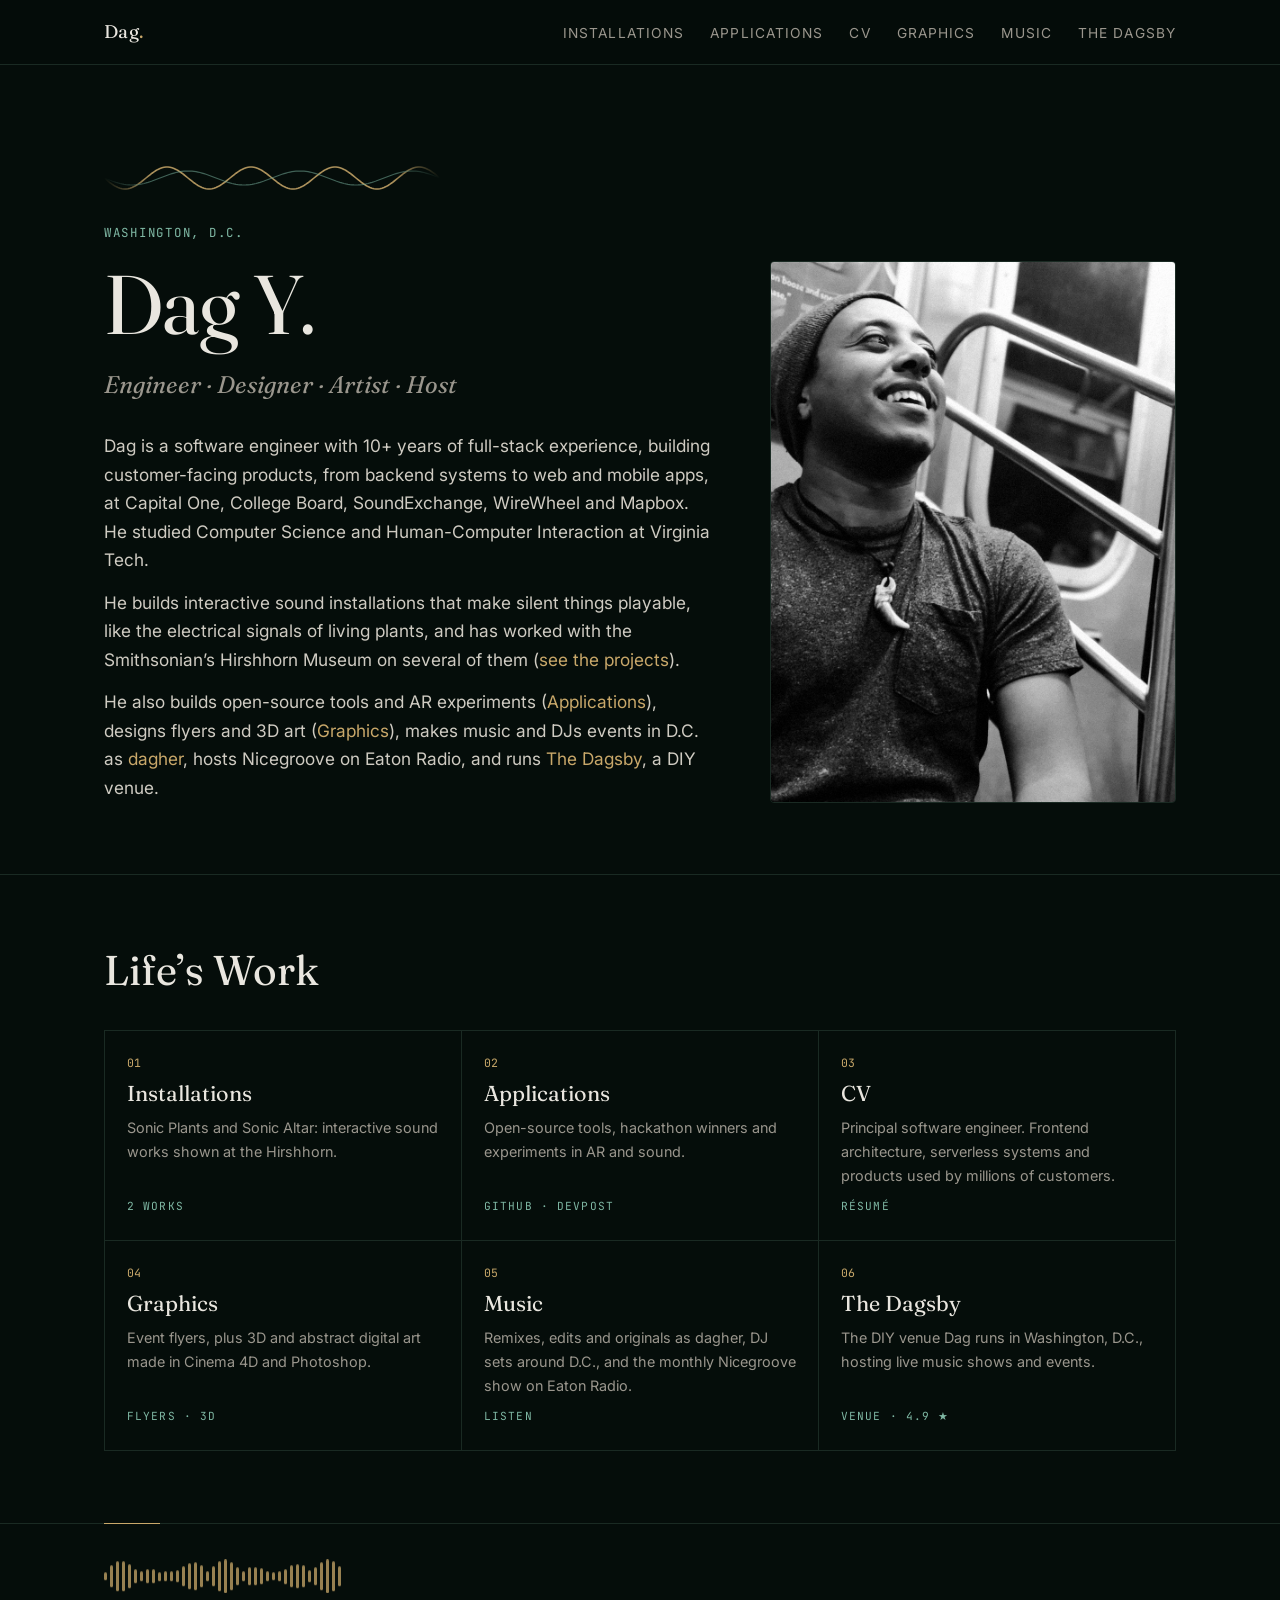
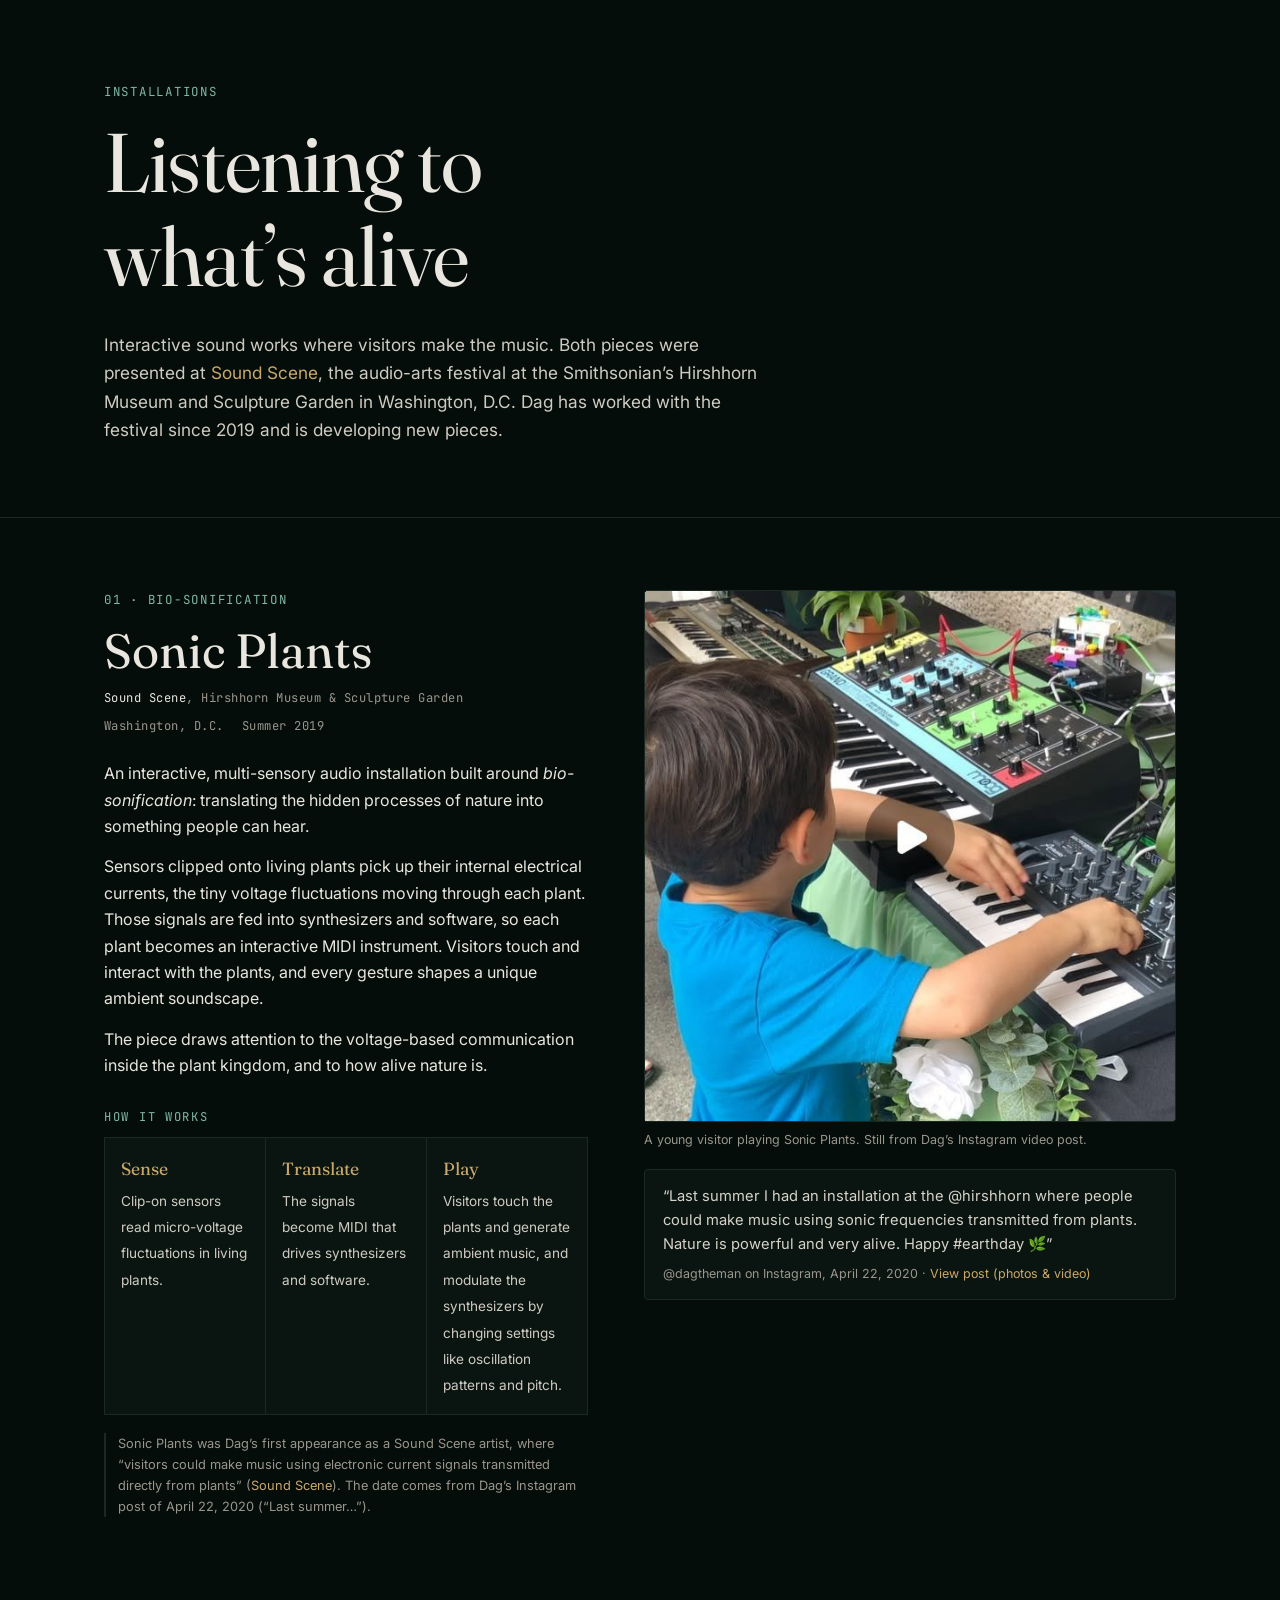
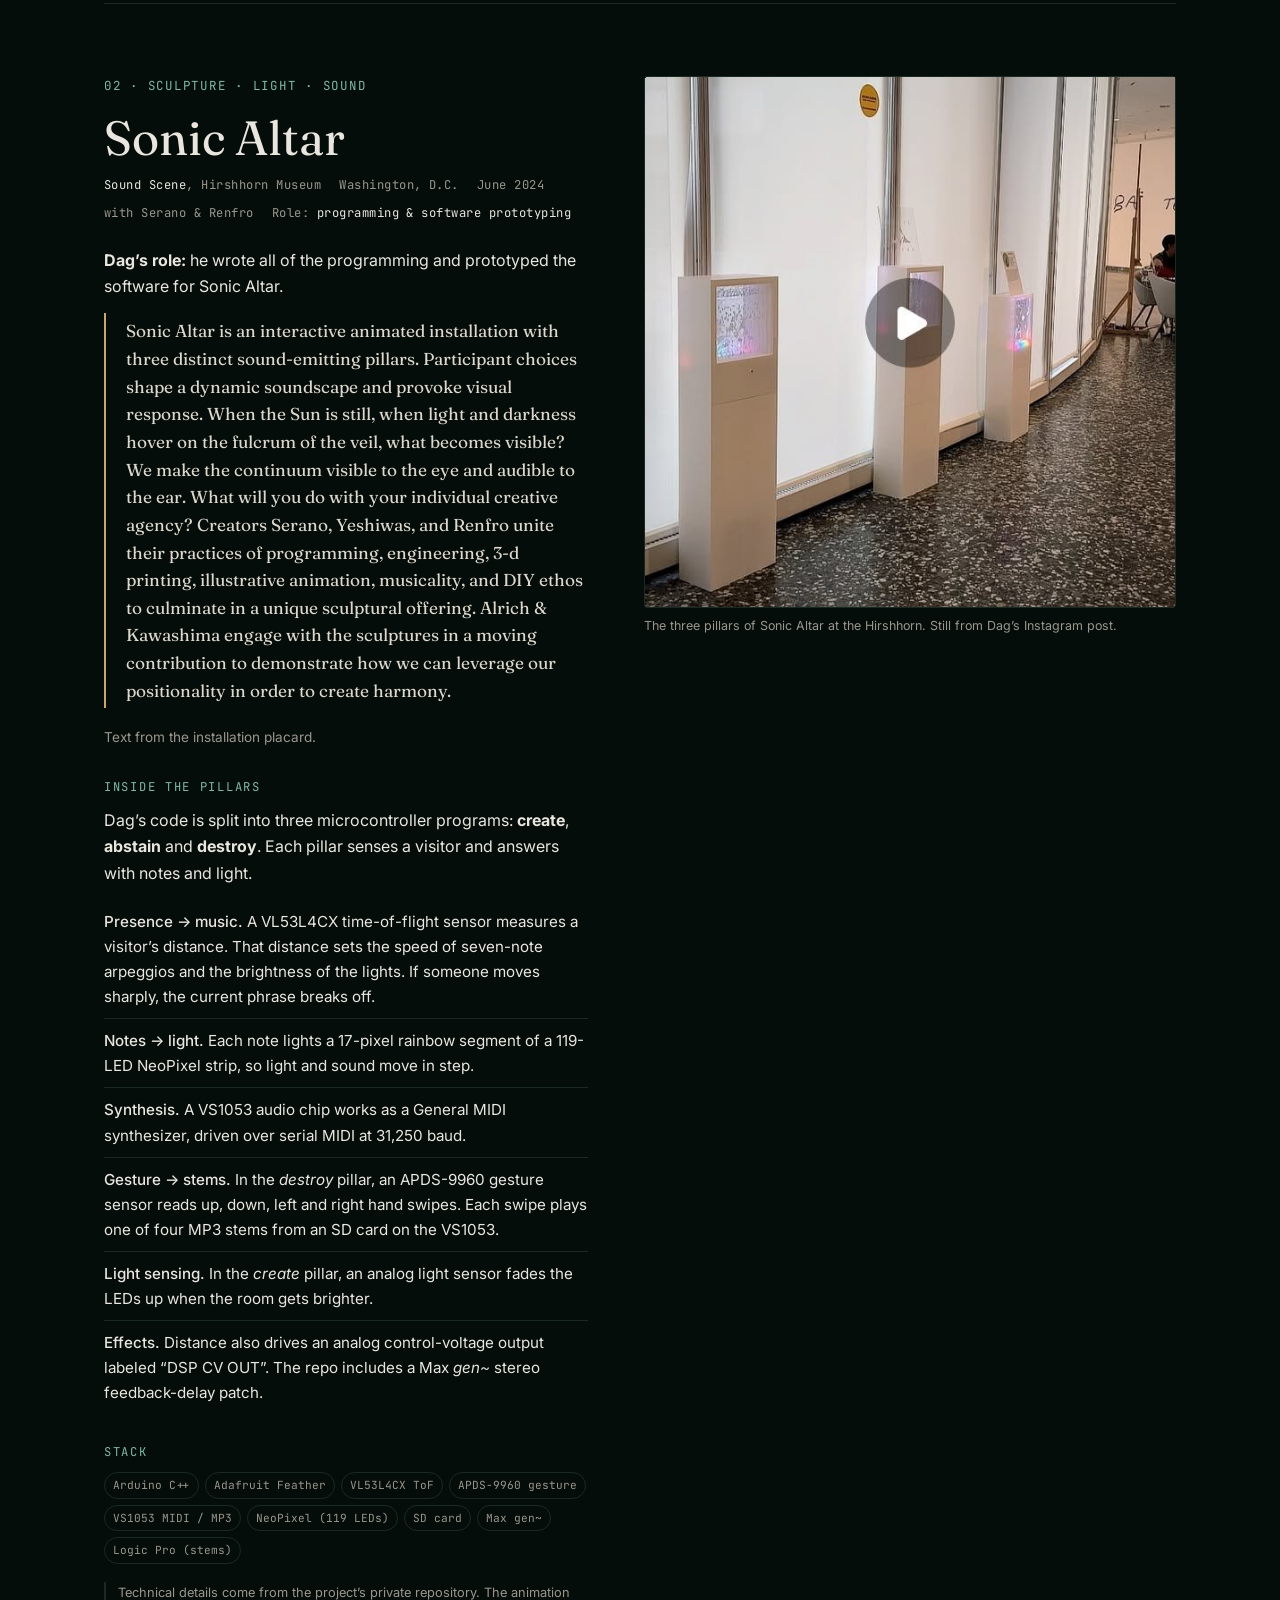
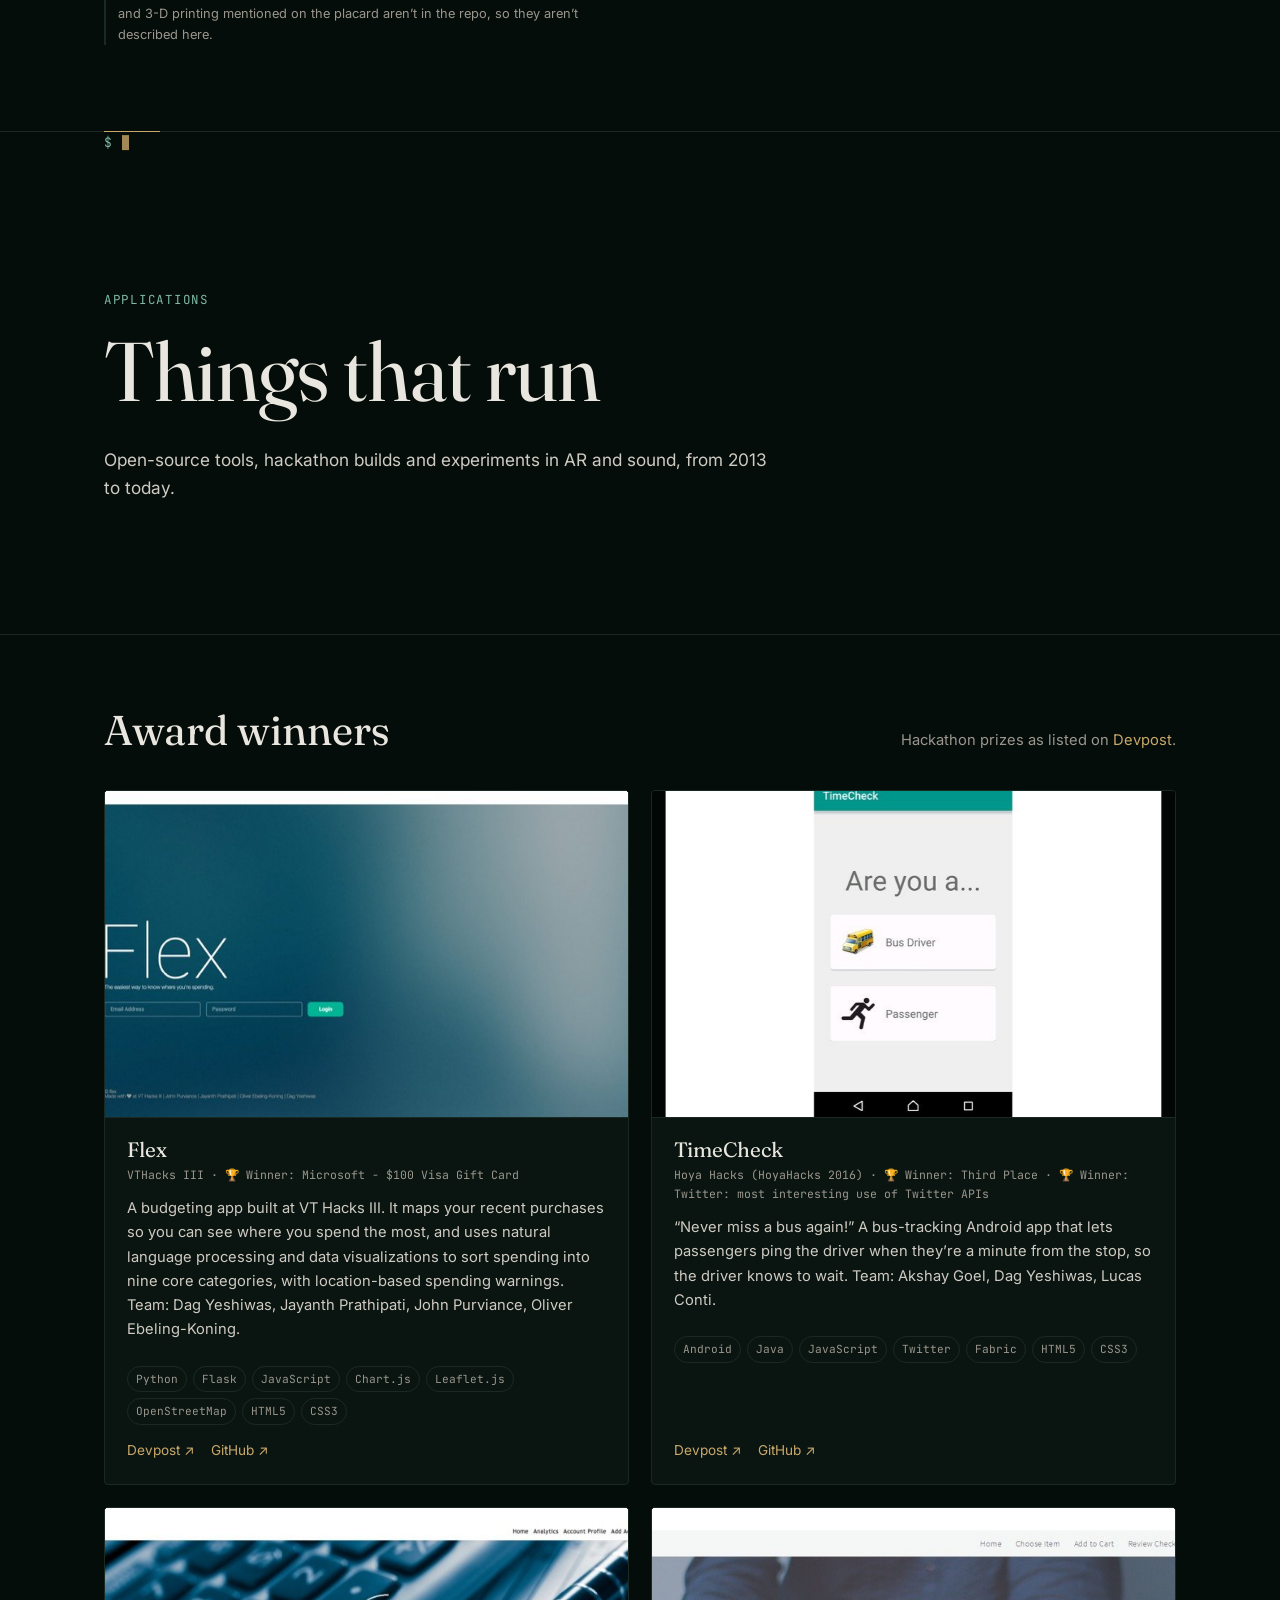
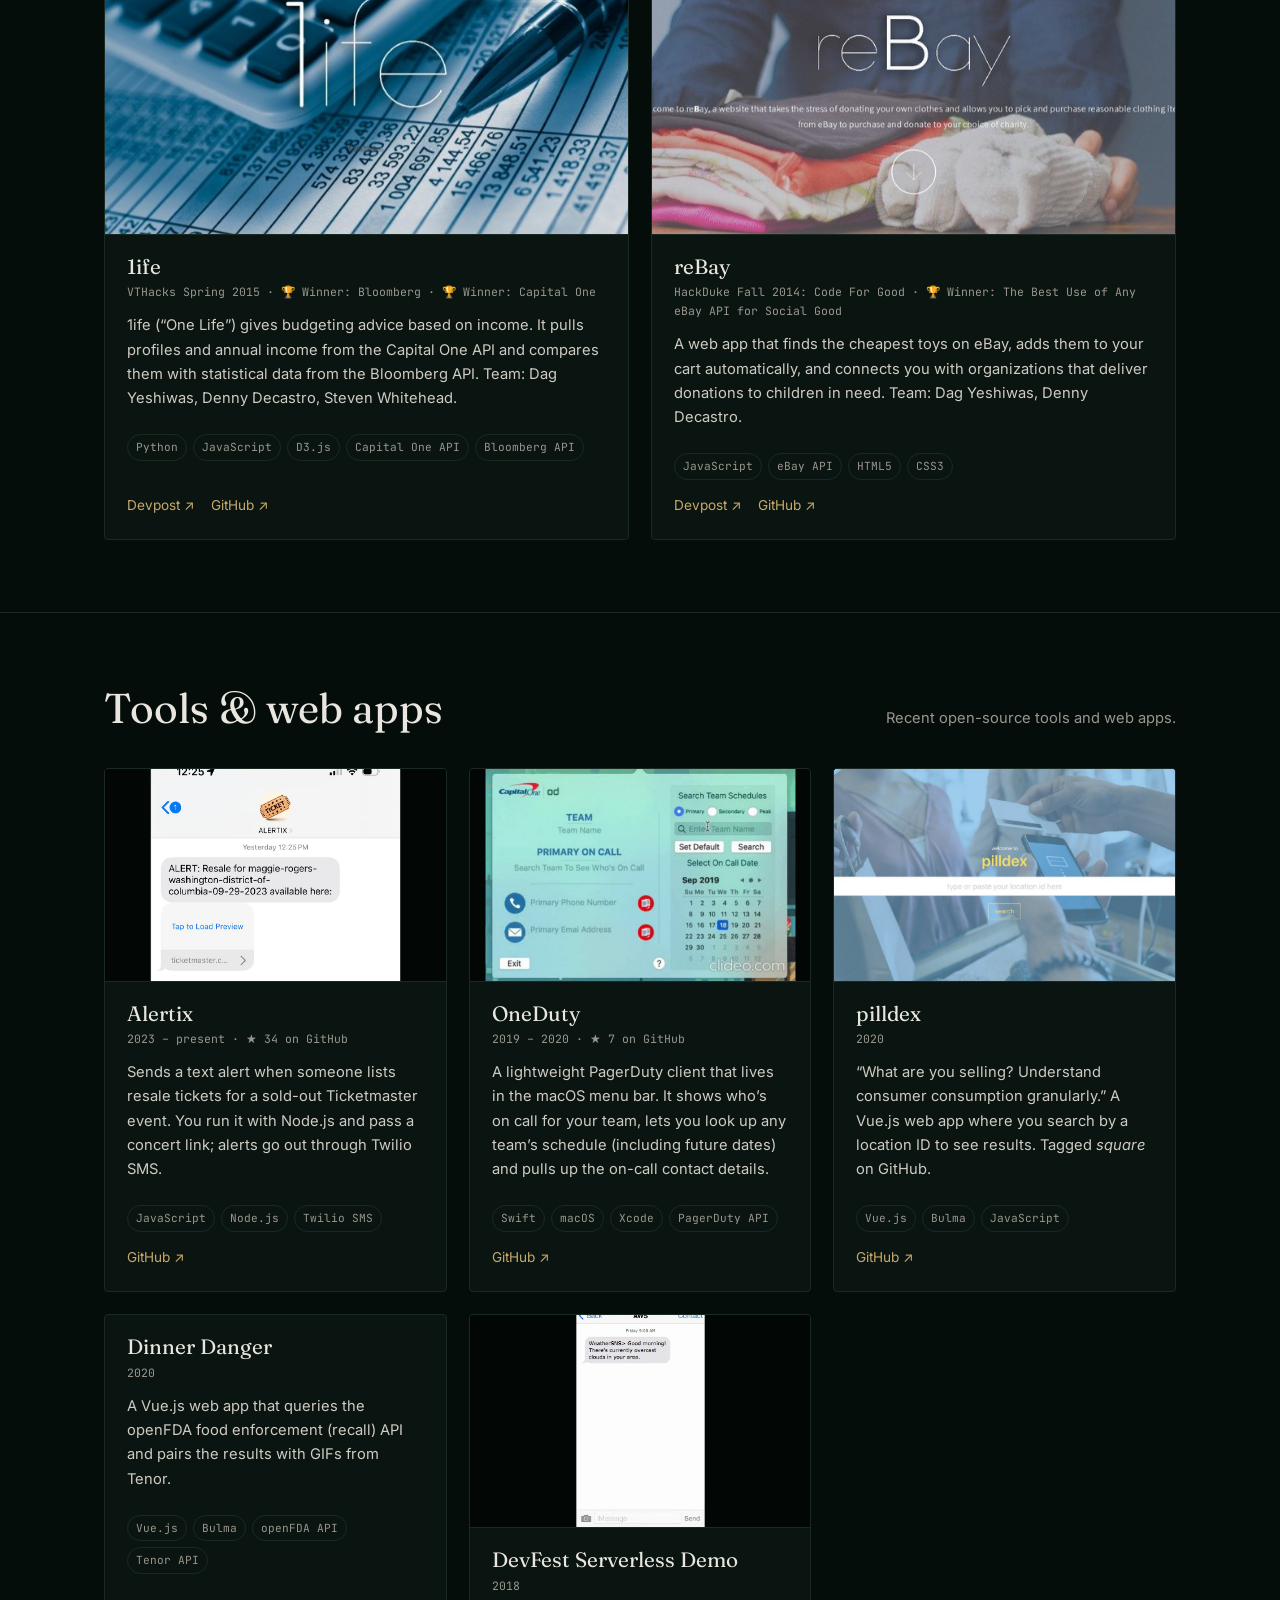
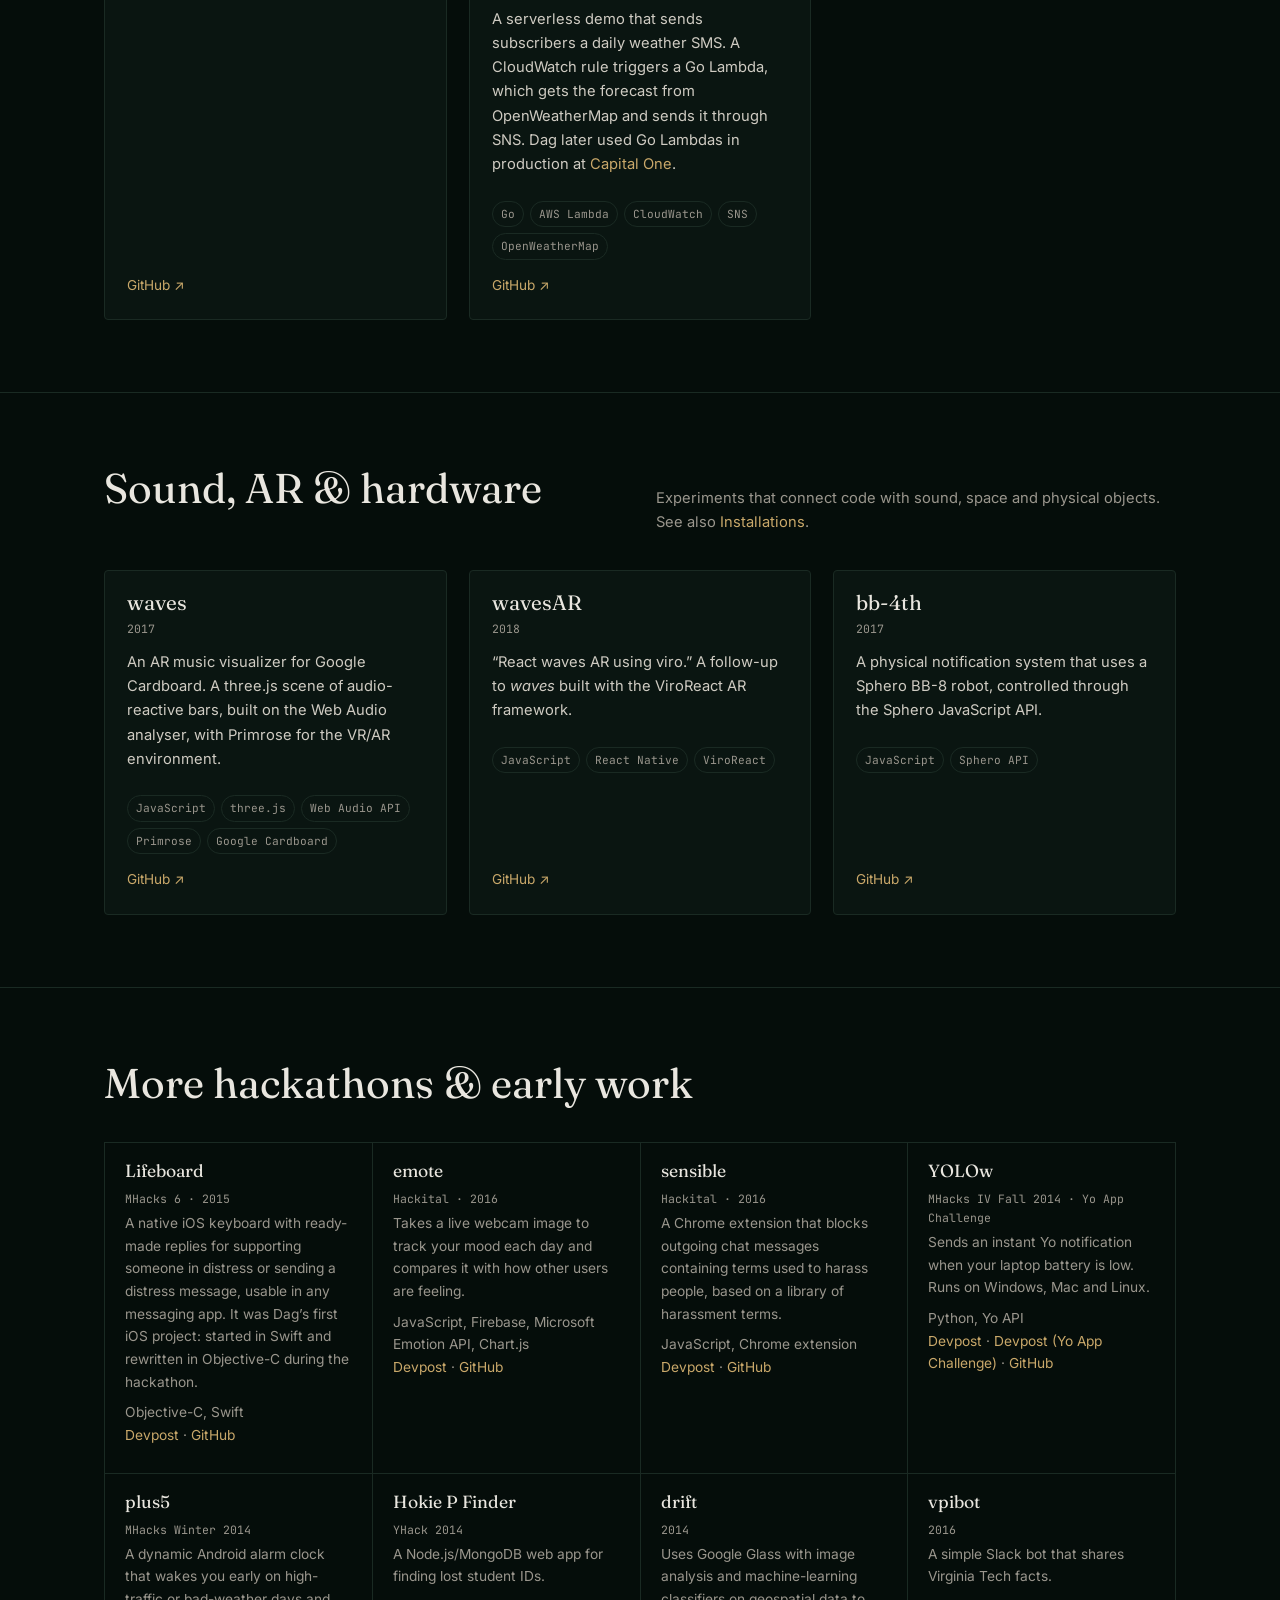
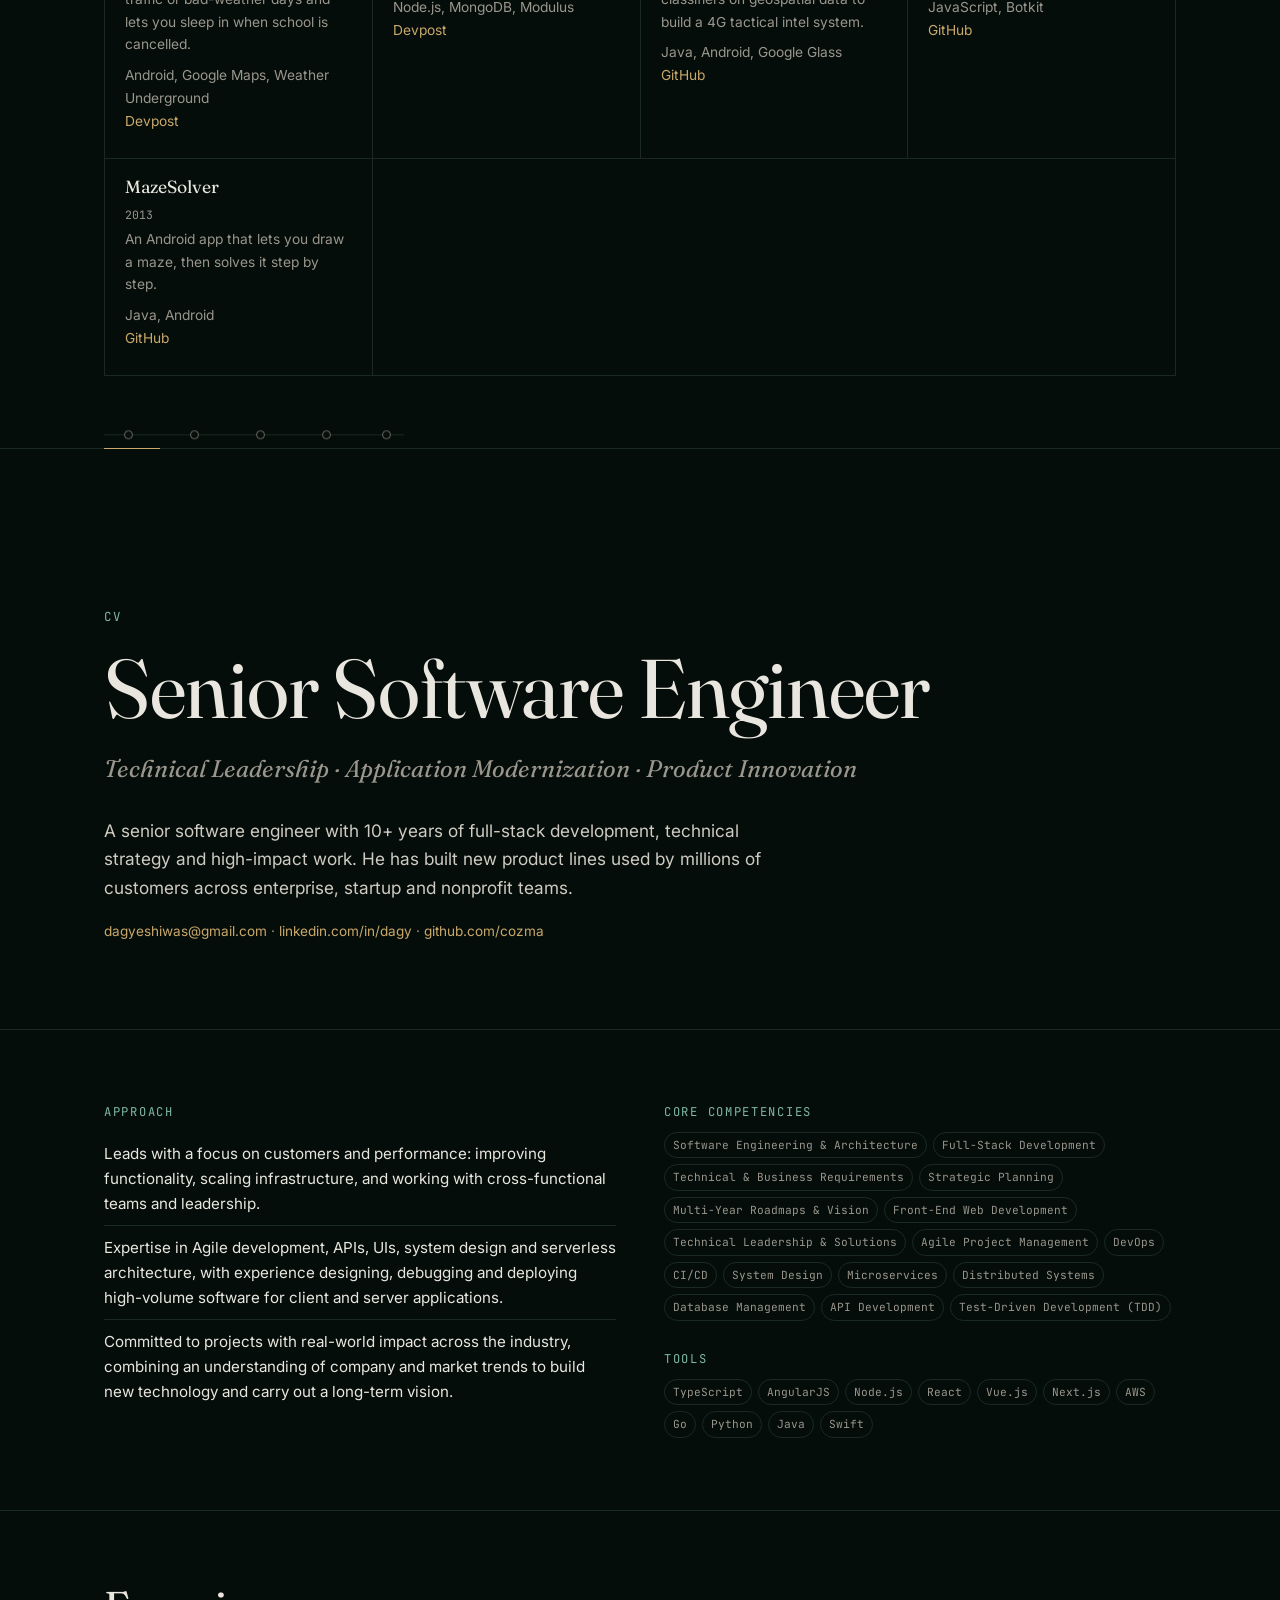
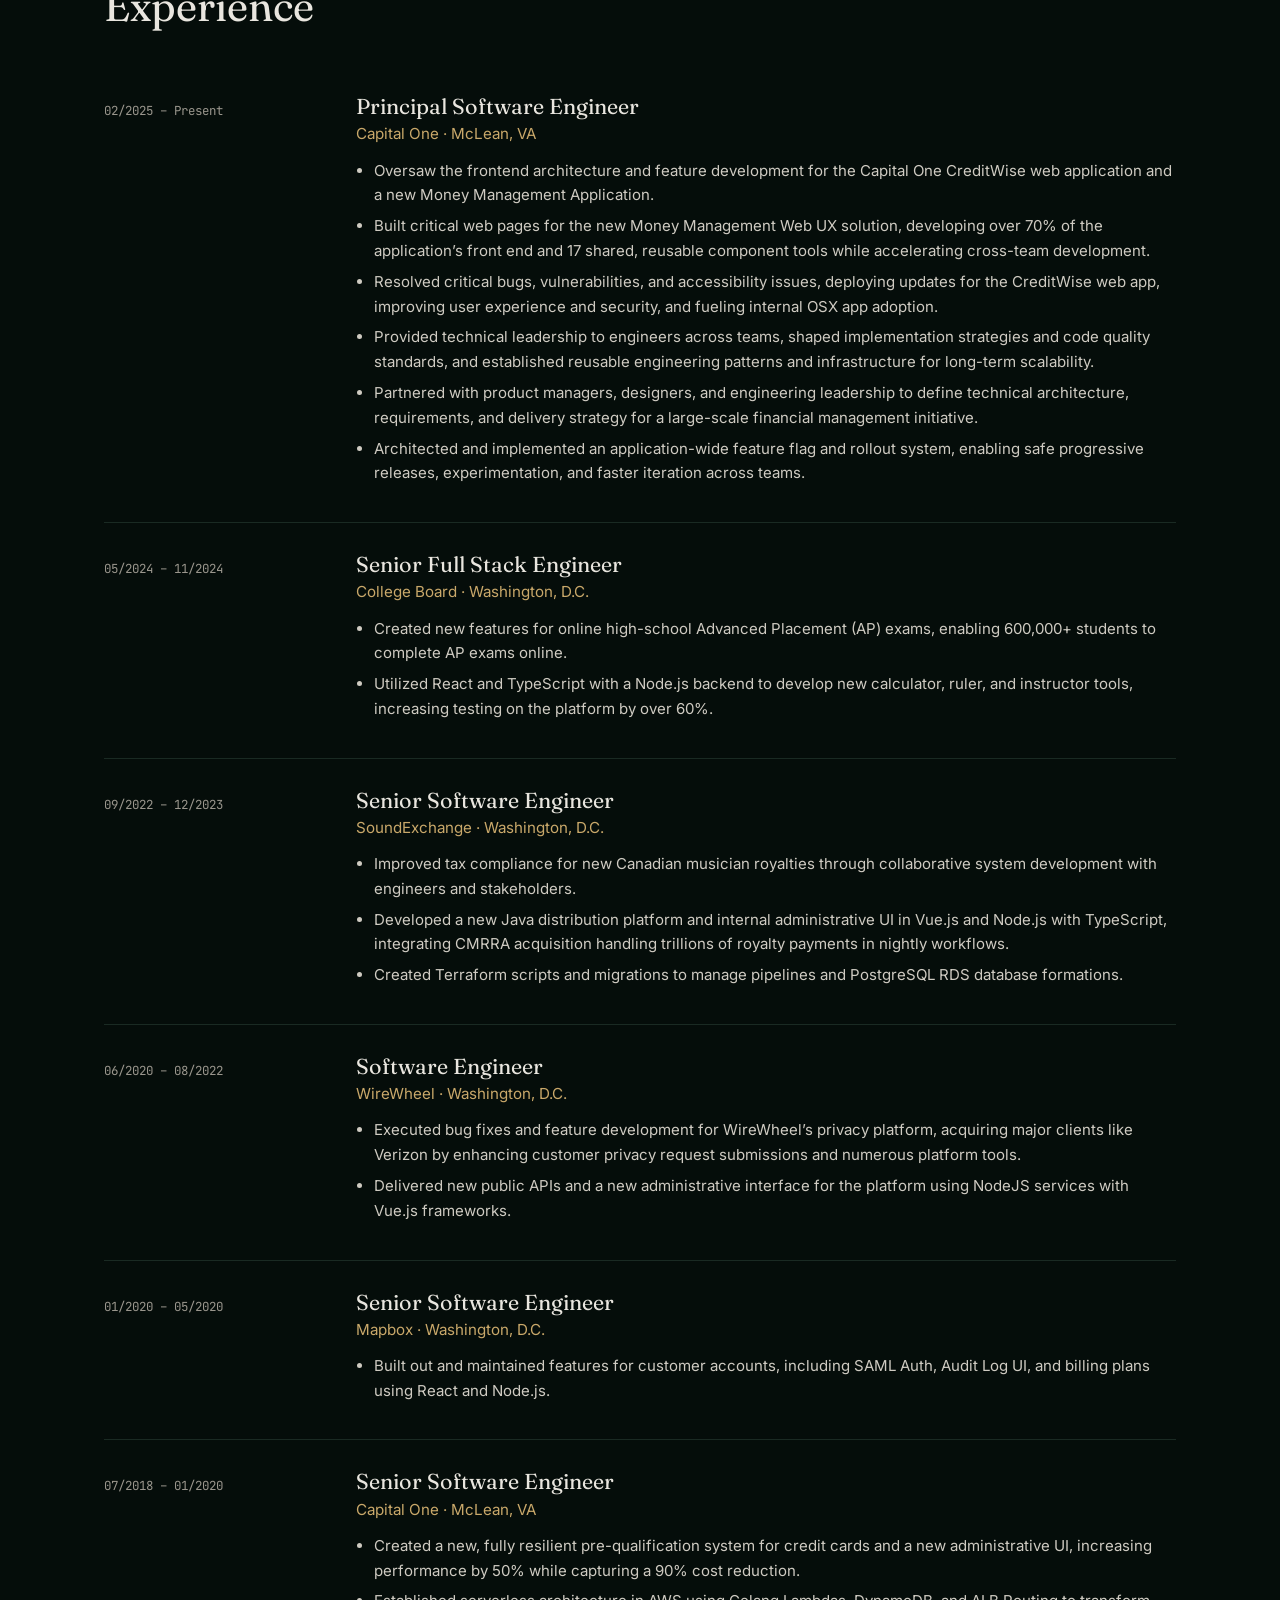
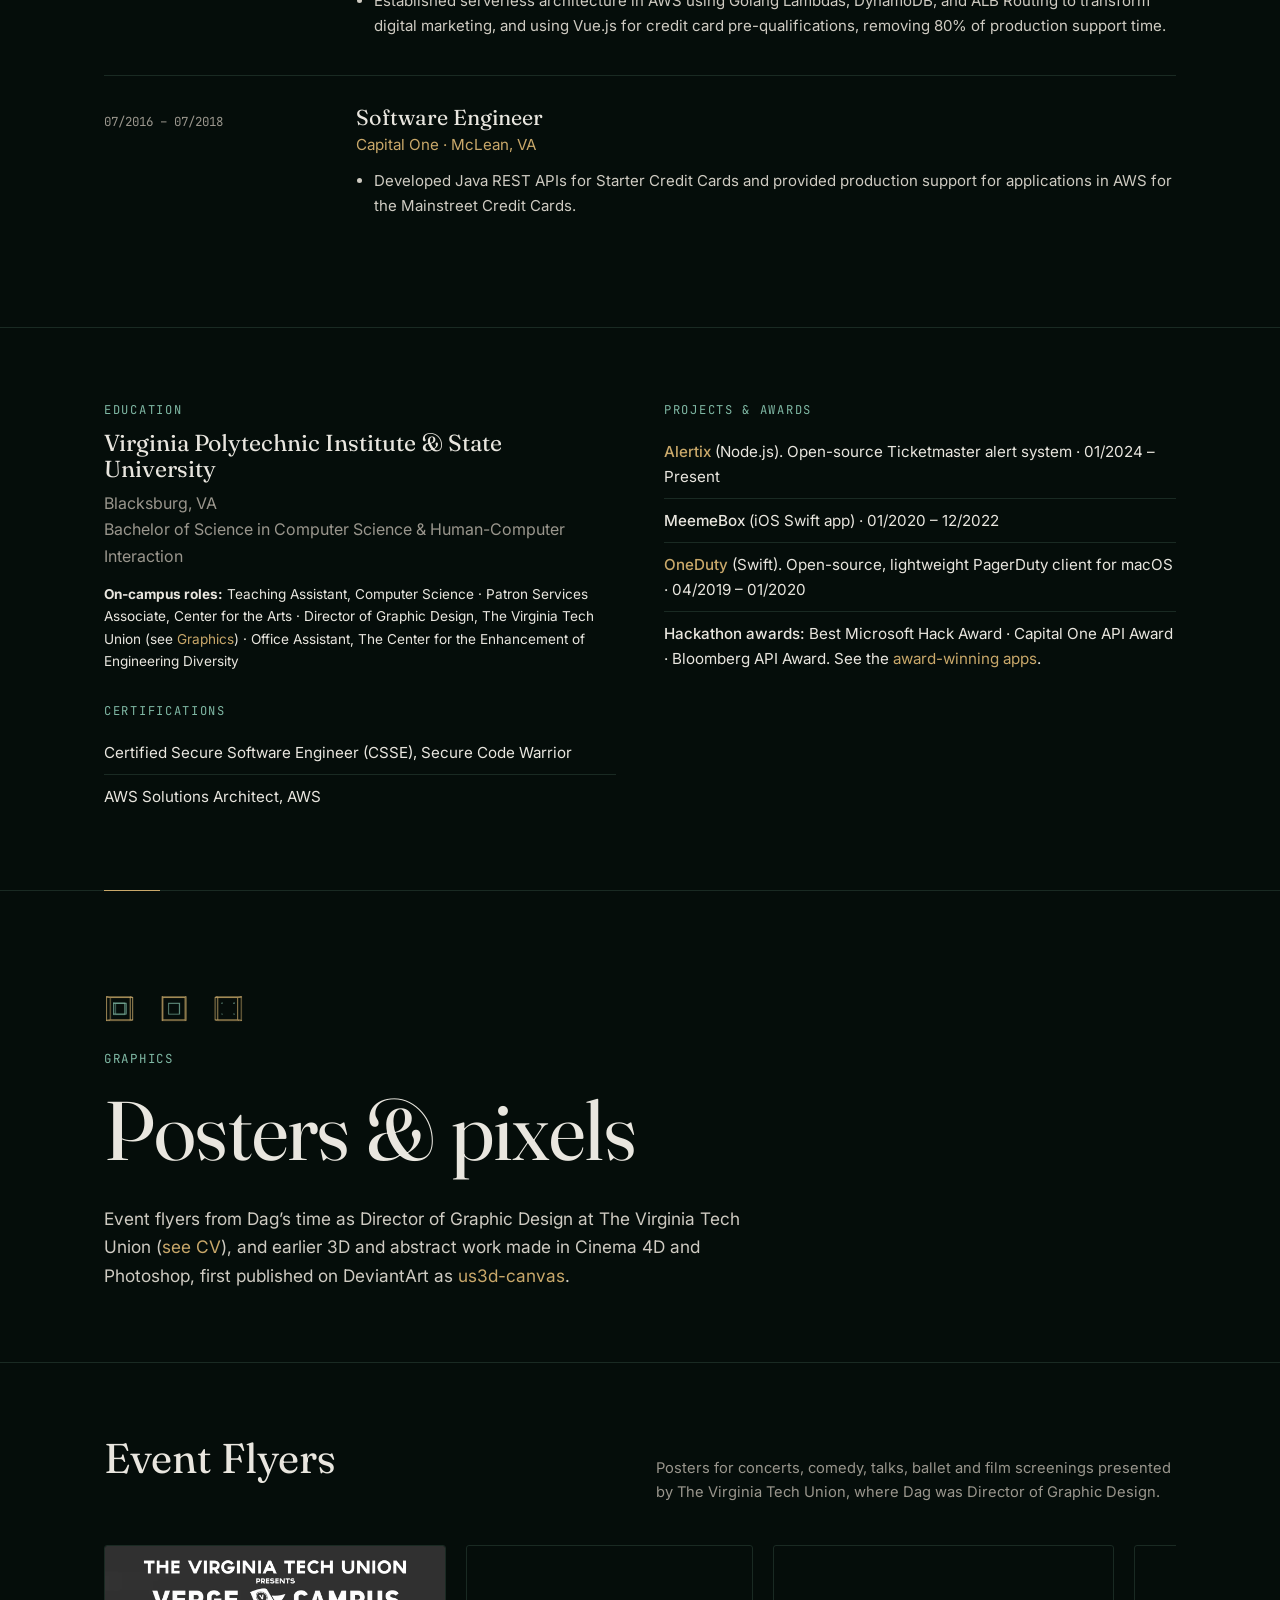
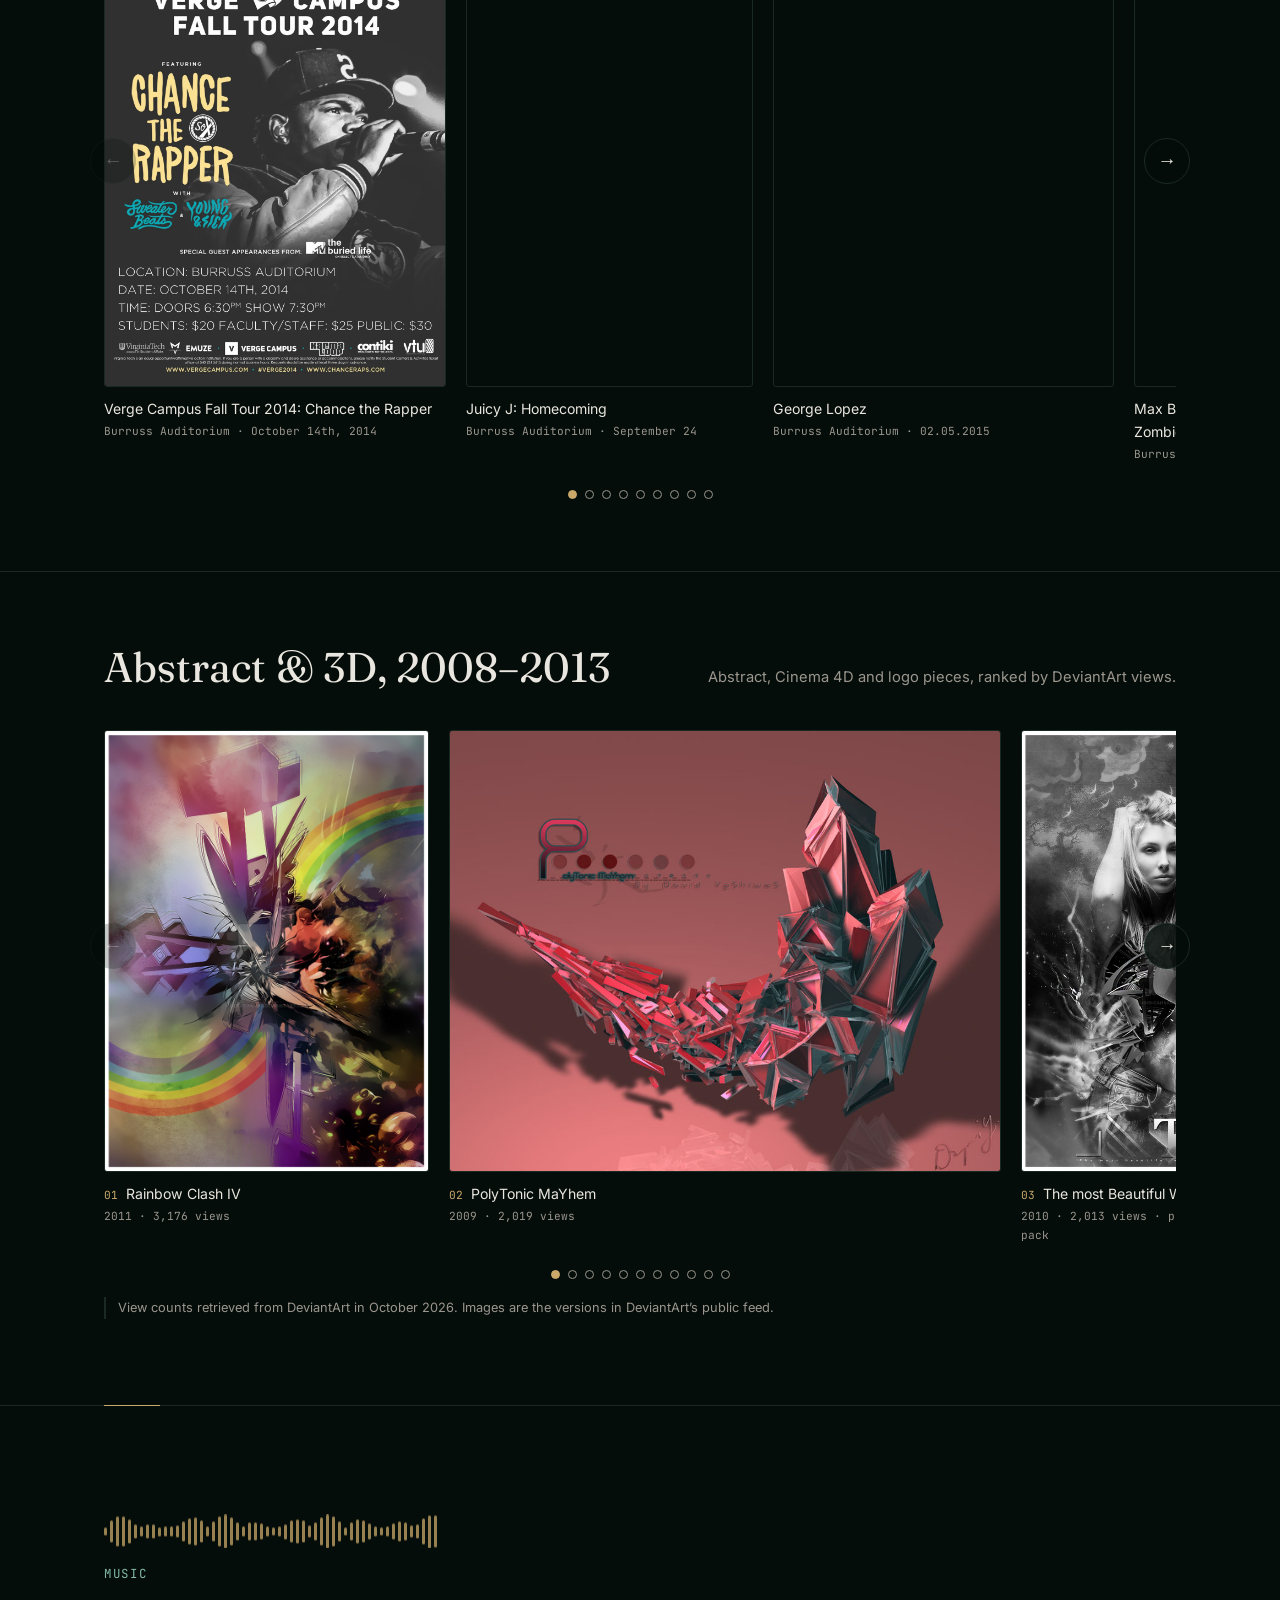
<file: installations.html>
<!doctype html>
<html lang="en"><head><meta charset="utf-8">
<title>Installations · Dag Yeshiwas</title>
<link rel="canonical" href="index.html#installations">
<meta name="robots" content="noindex">
<script>location.replace('index.html' + (location.hash.length > 1 ? location.hash : '#installations'));</script>
<meta http-equiv="refresh" content="0; url=index.html#installations">
</head><body style="background:#050d0a;color:#e9e6df;font-family:system-ui,sans-serif">
<p>This page moved to <a href="index.html#installations" style="color:#c9a86a">Installations</a>.</p>
</body></html>
</file>
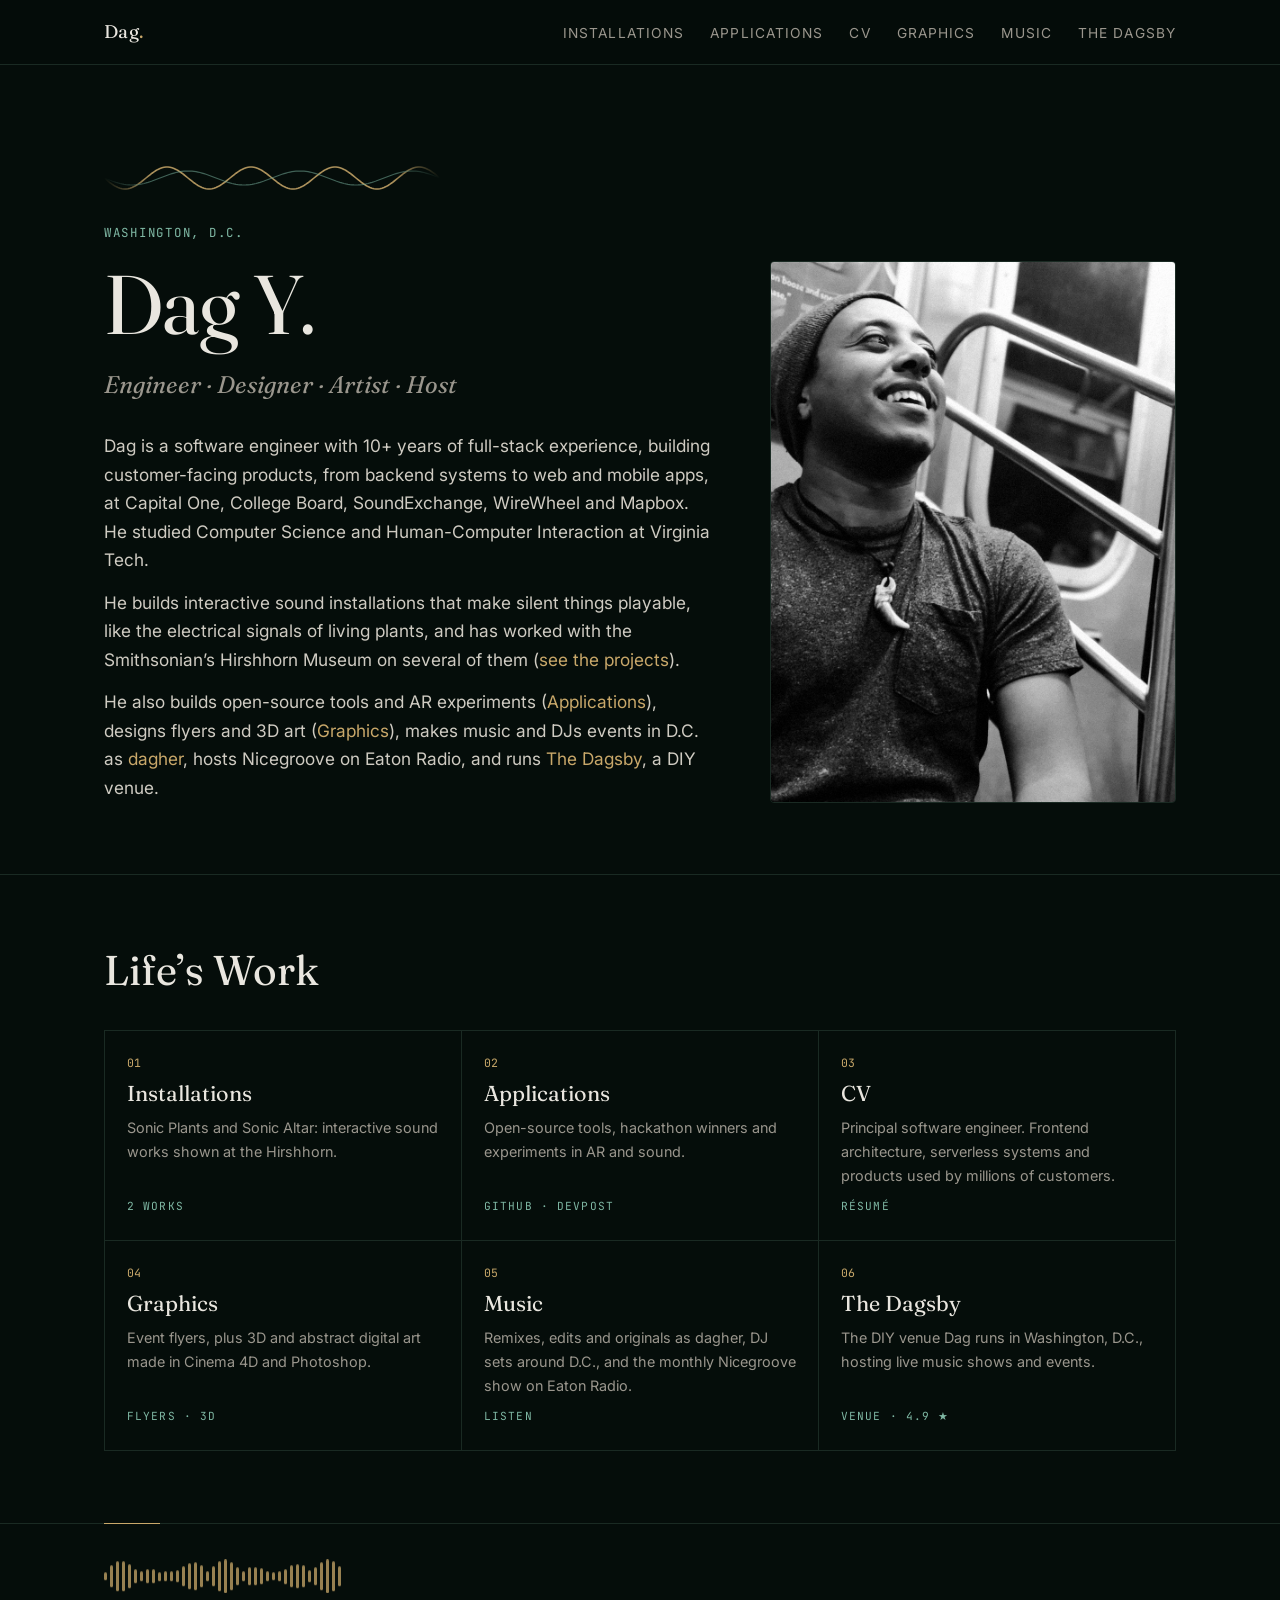
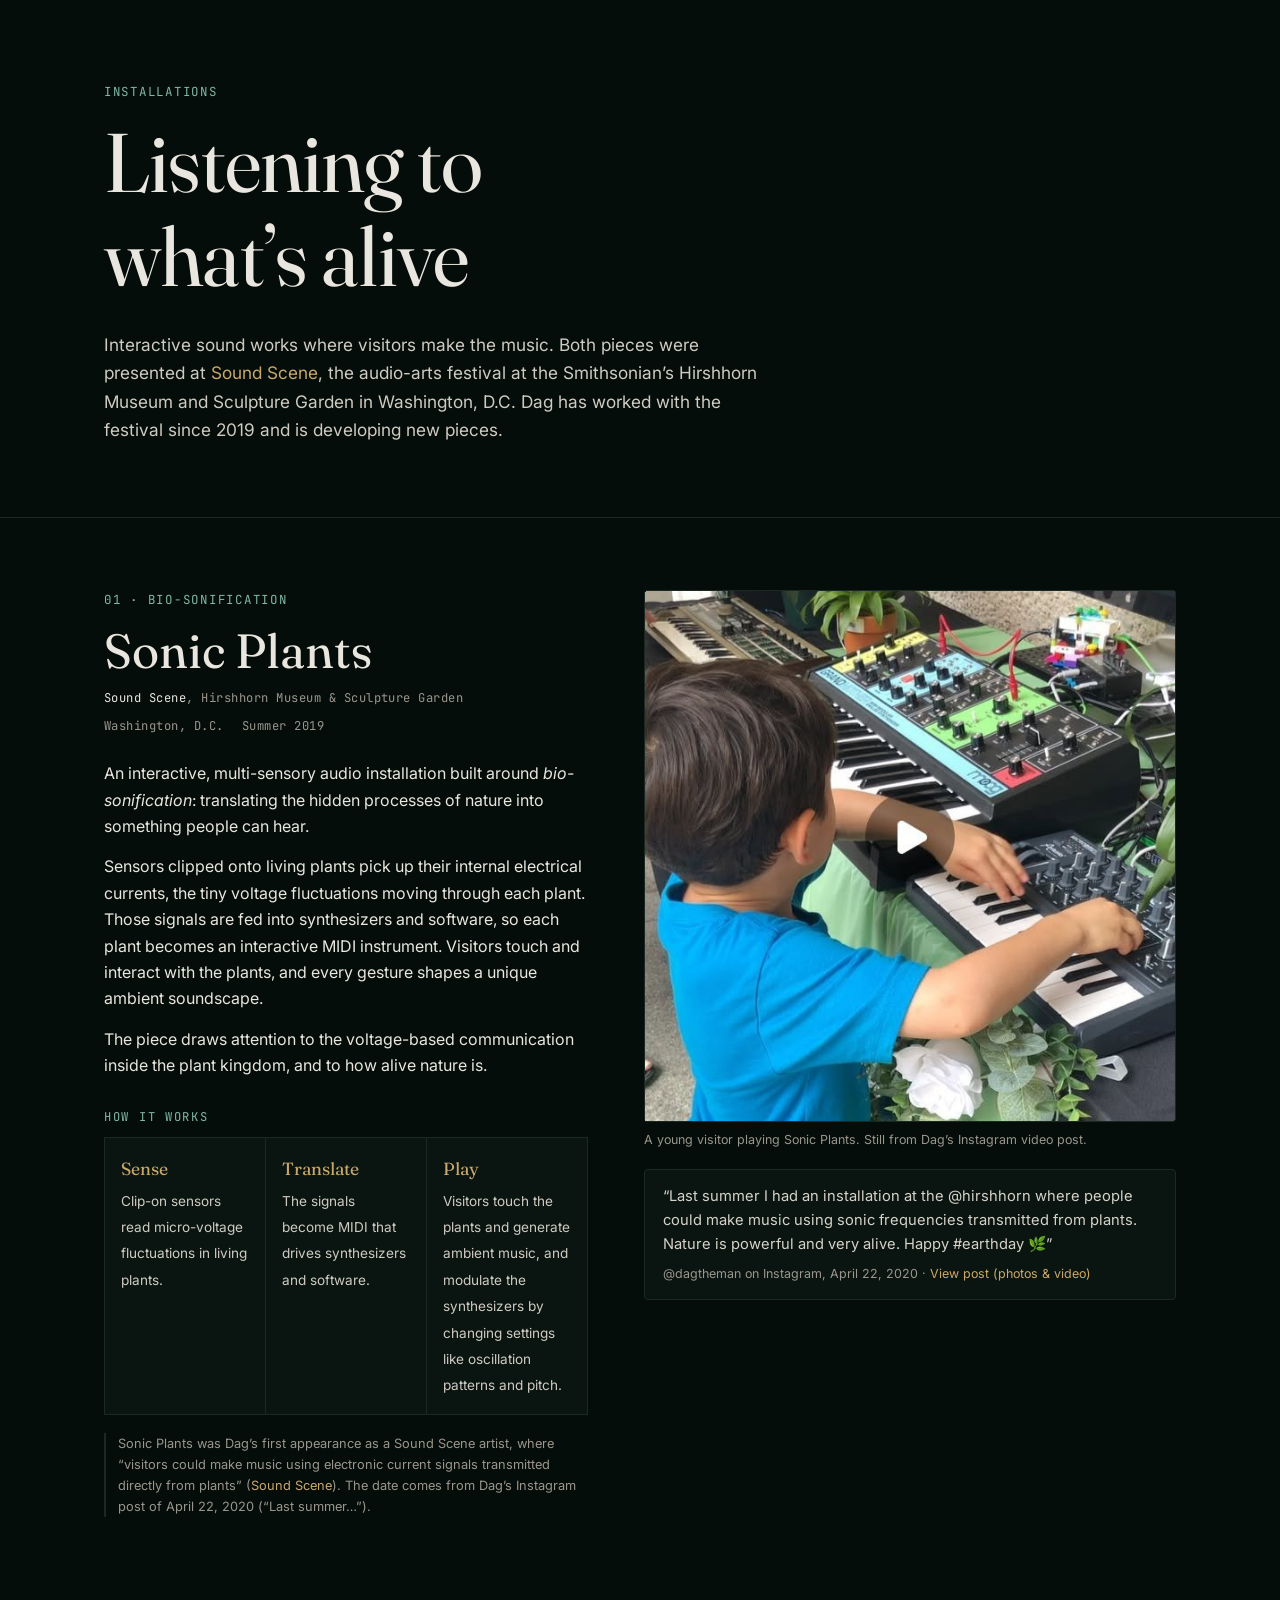
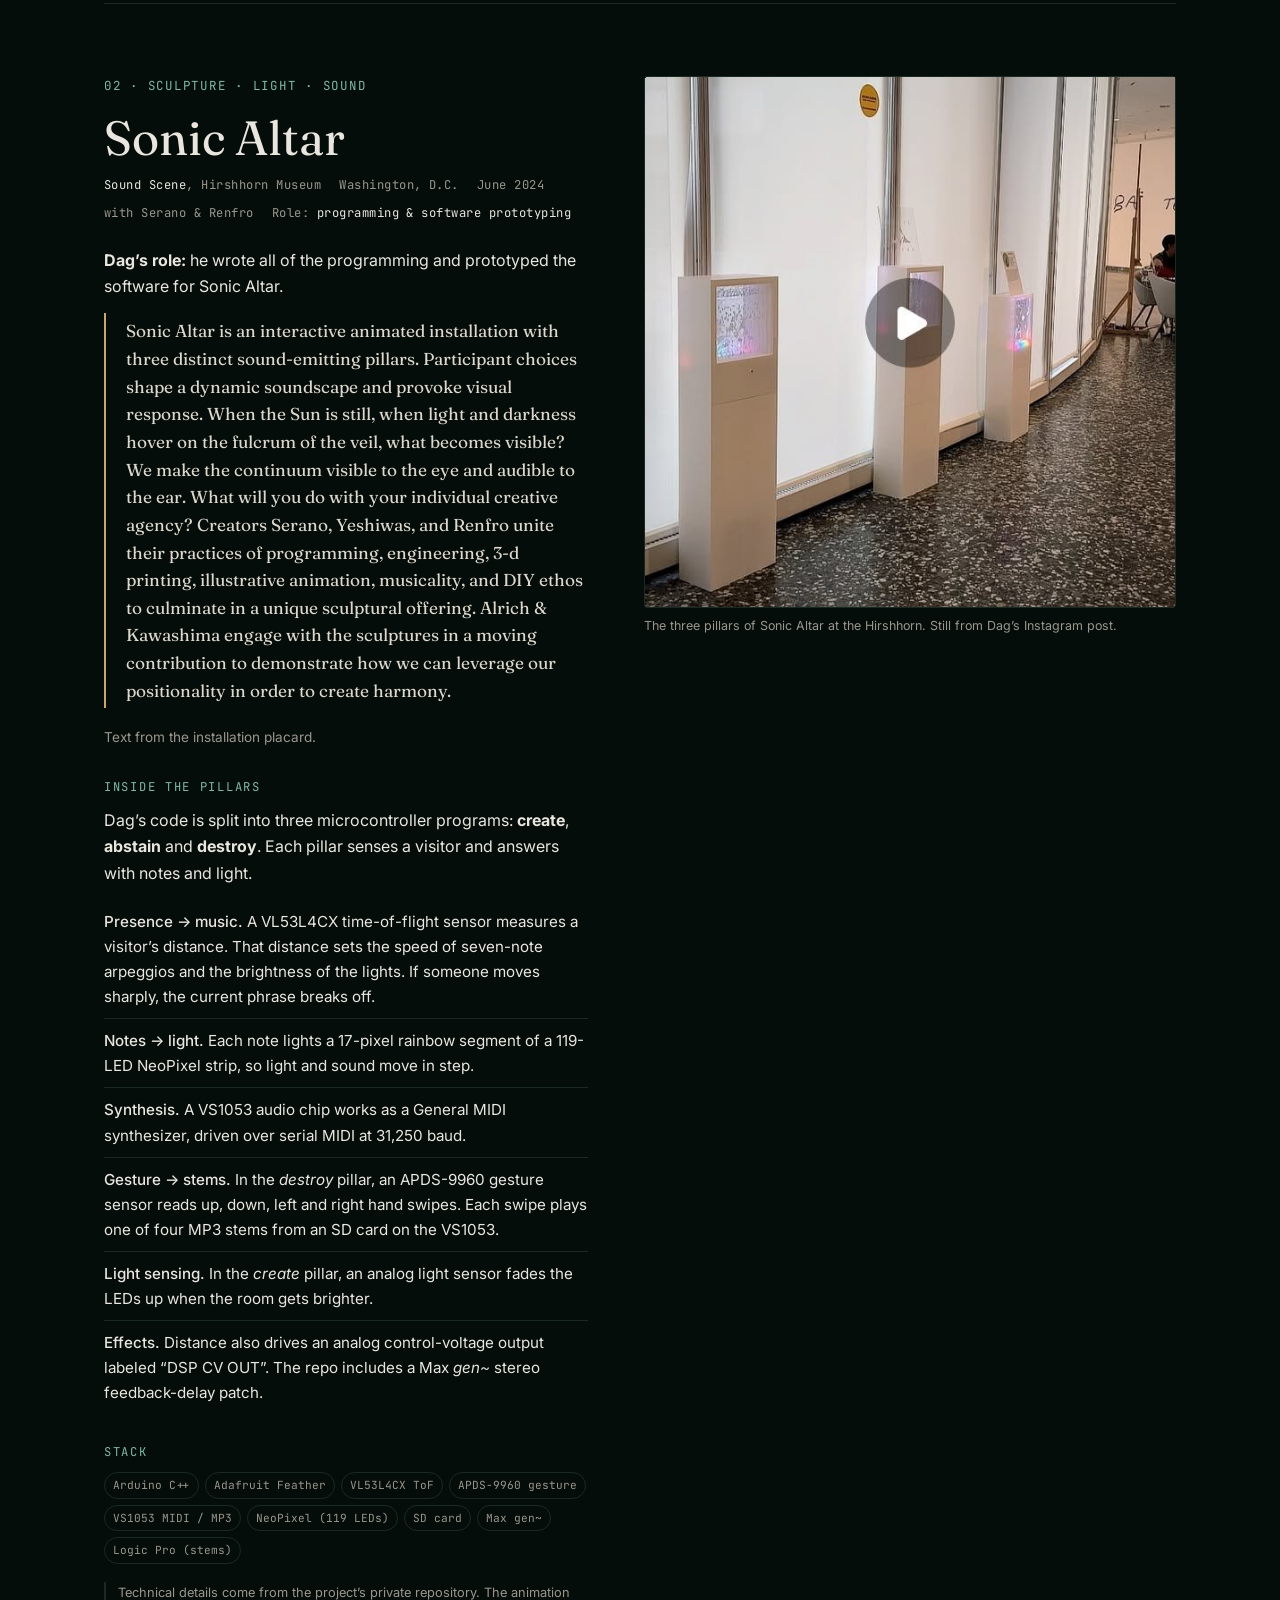
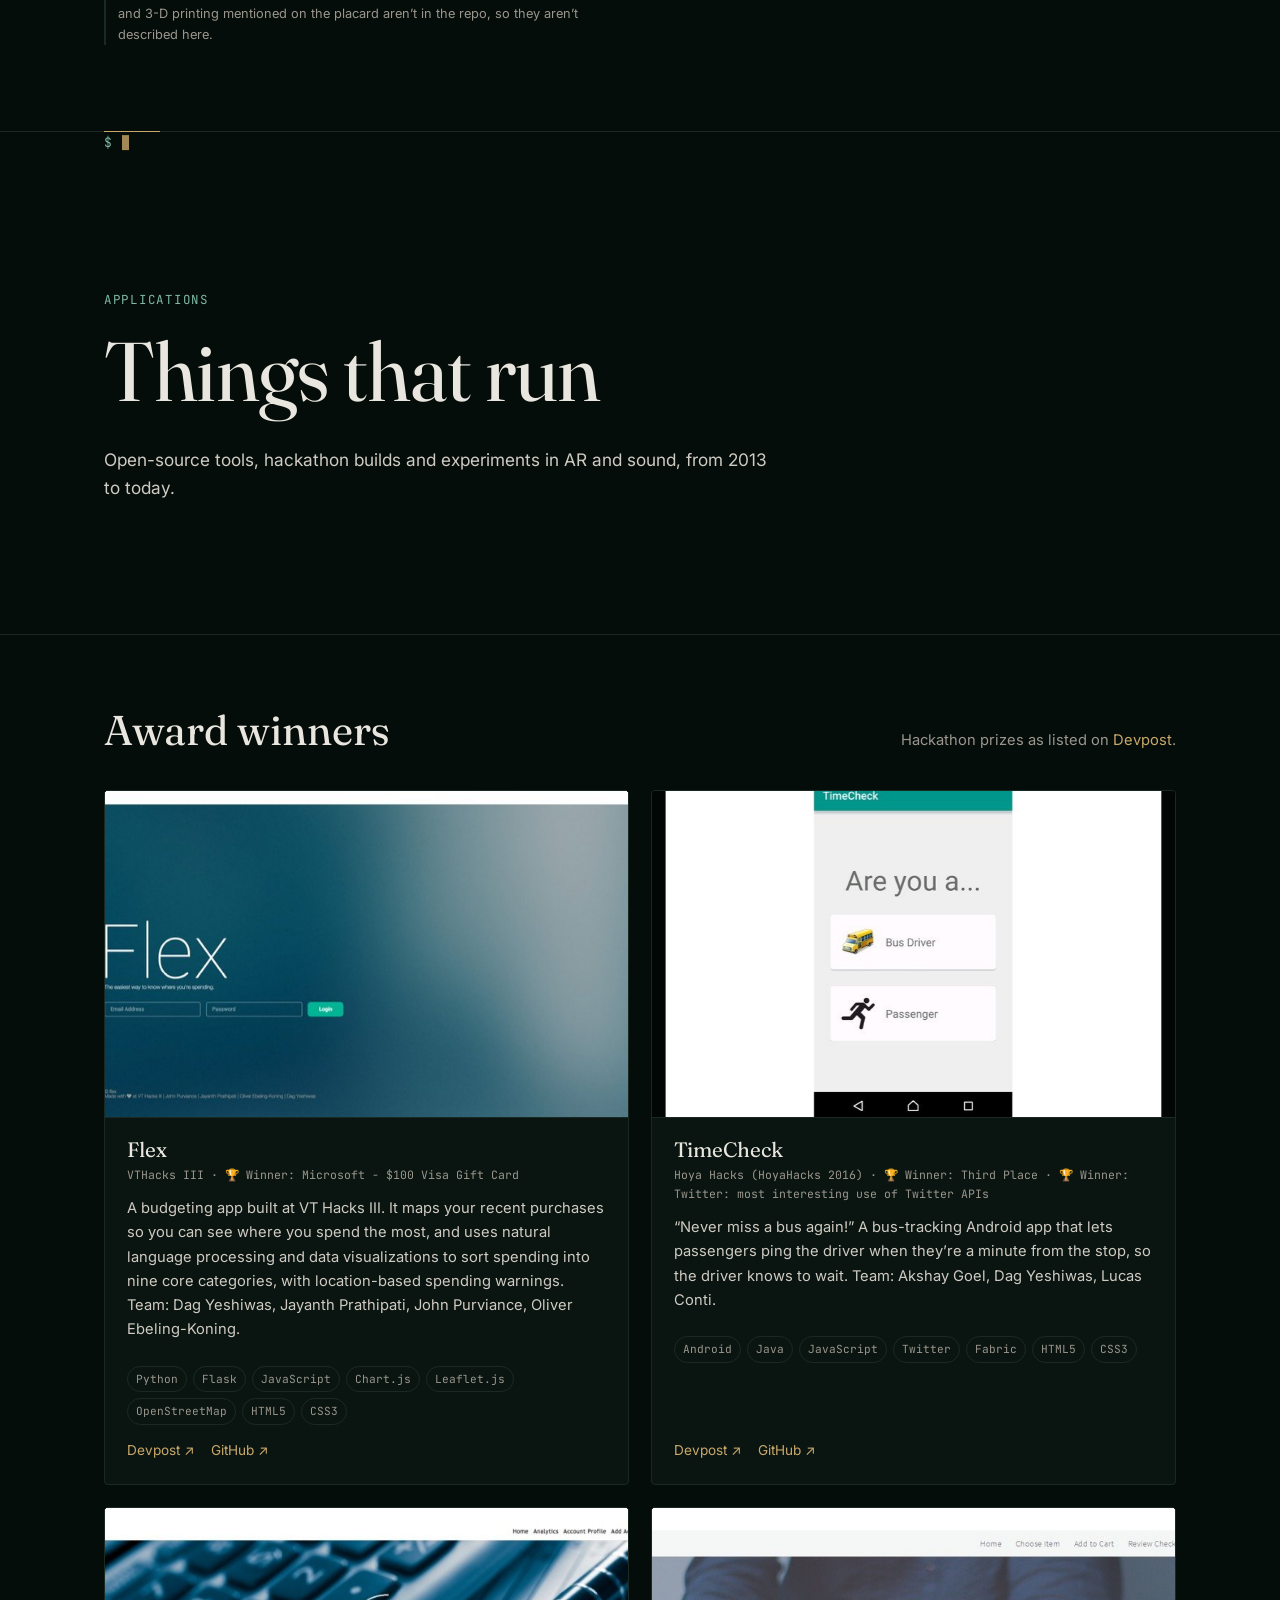
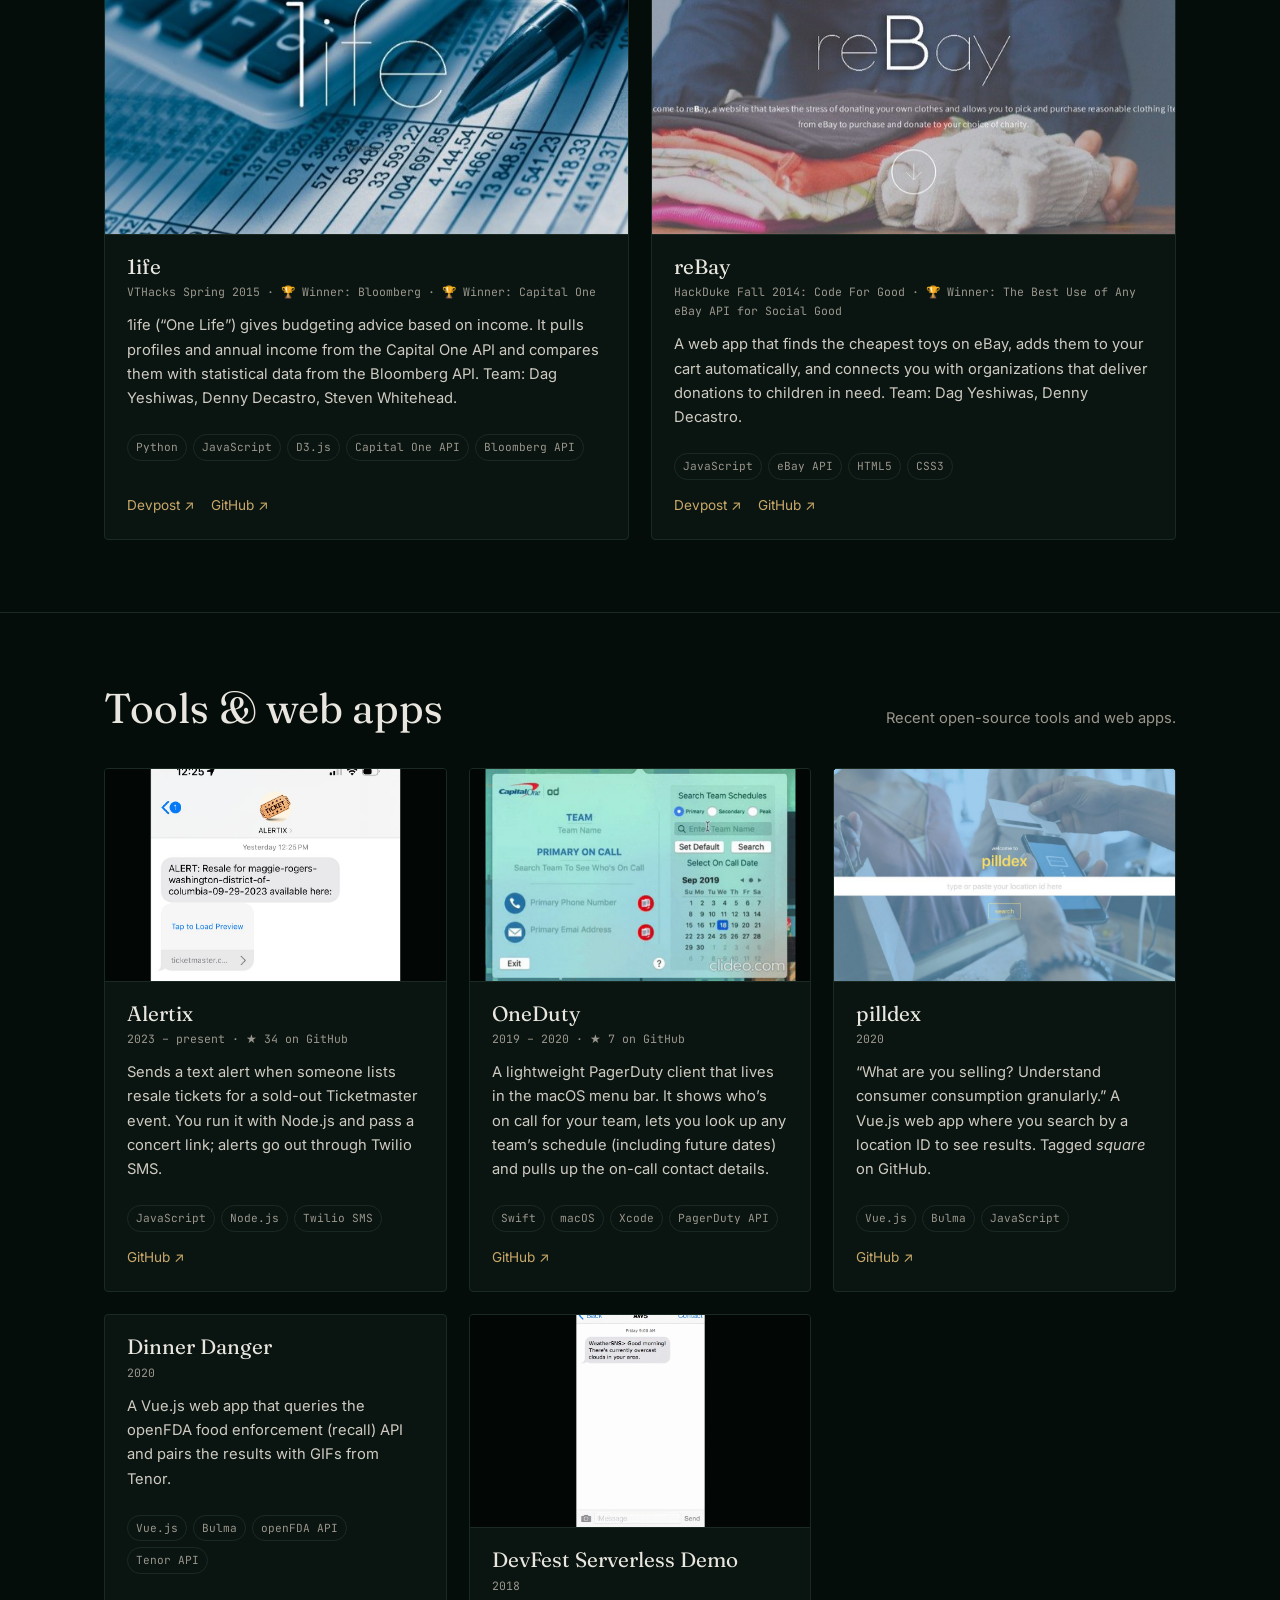
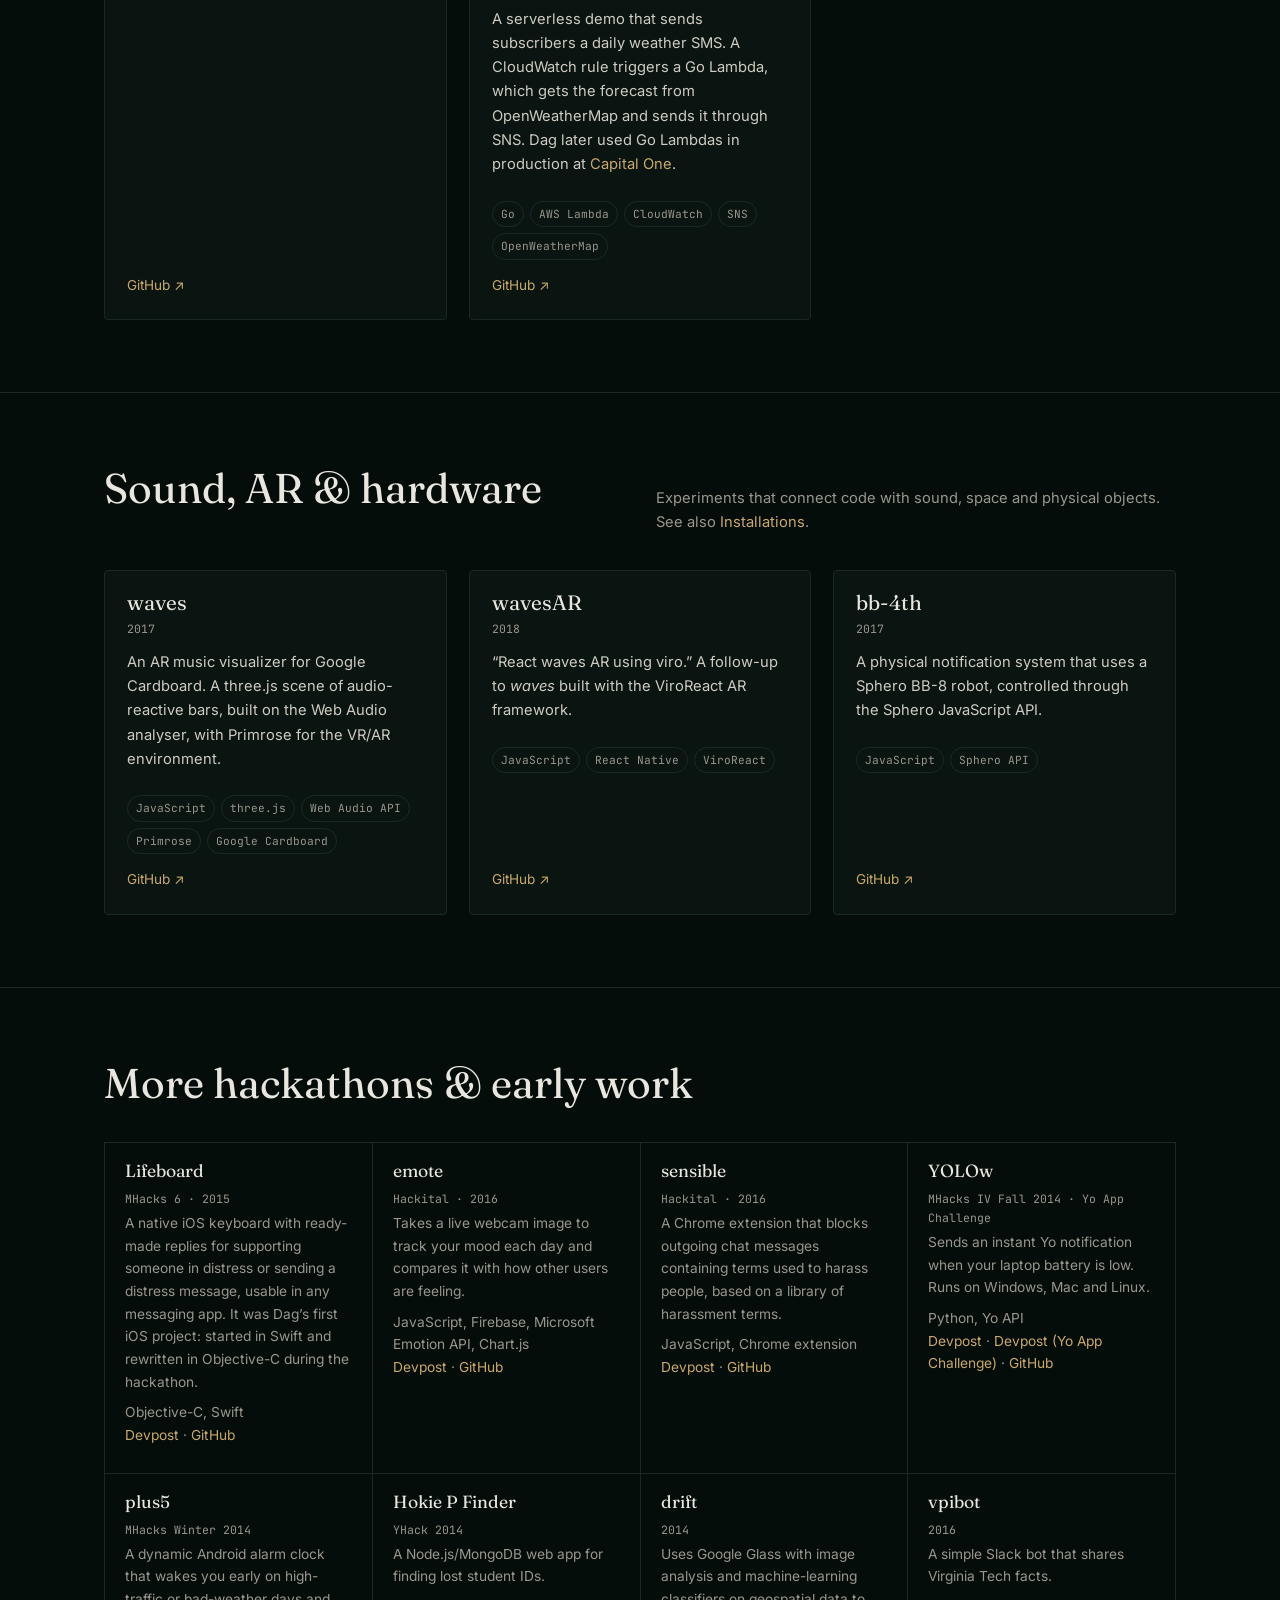
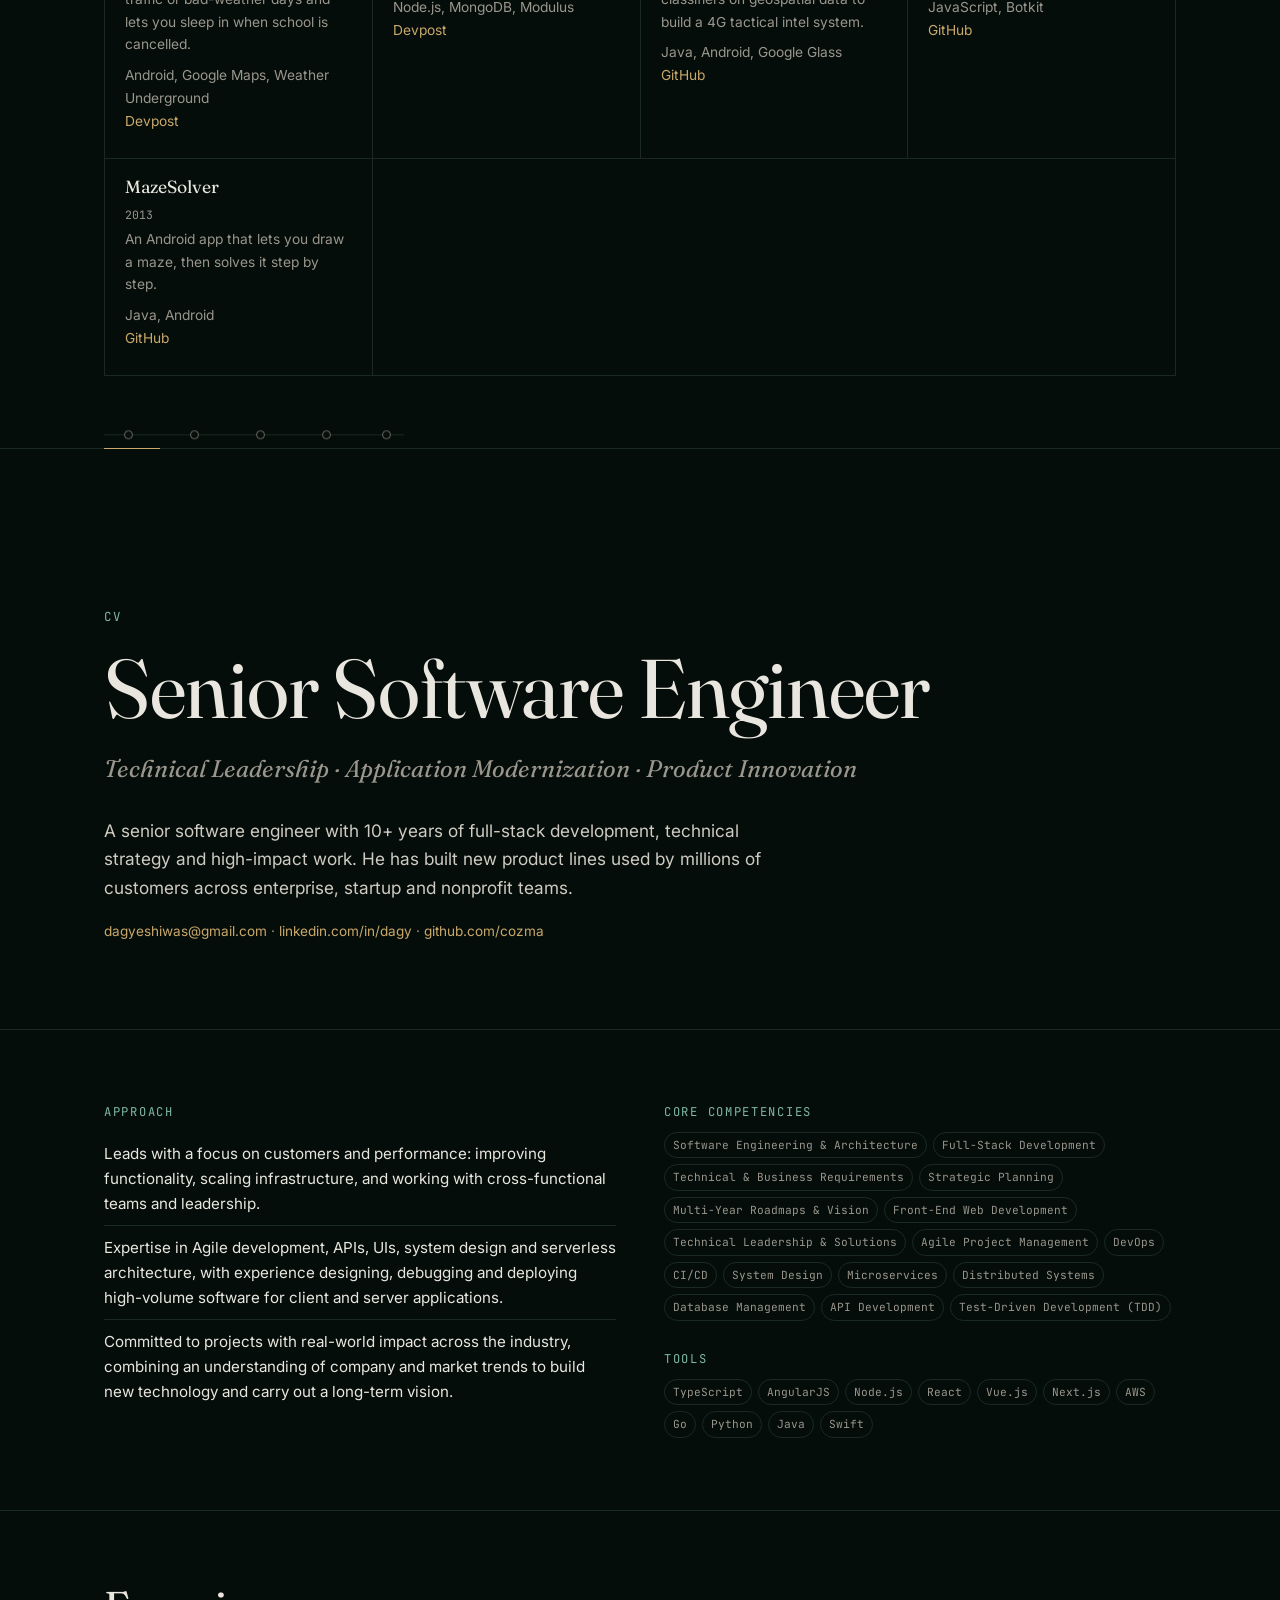
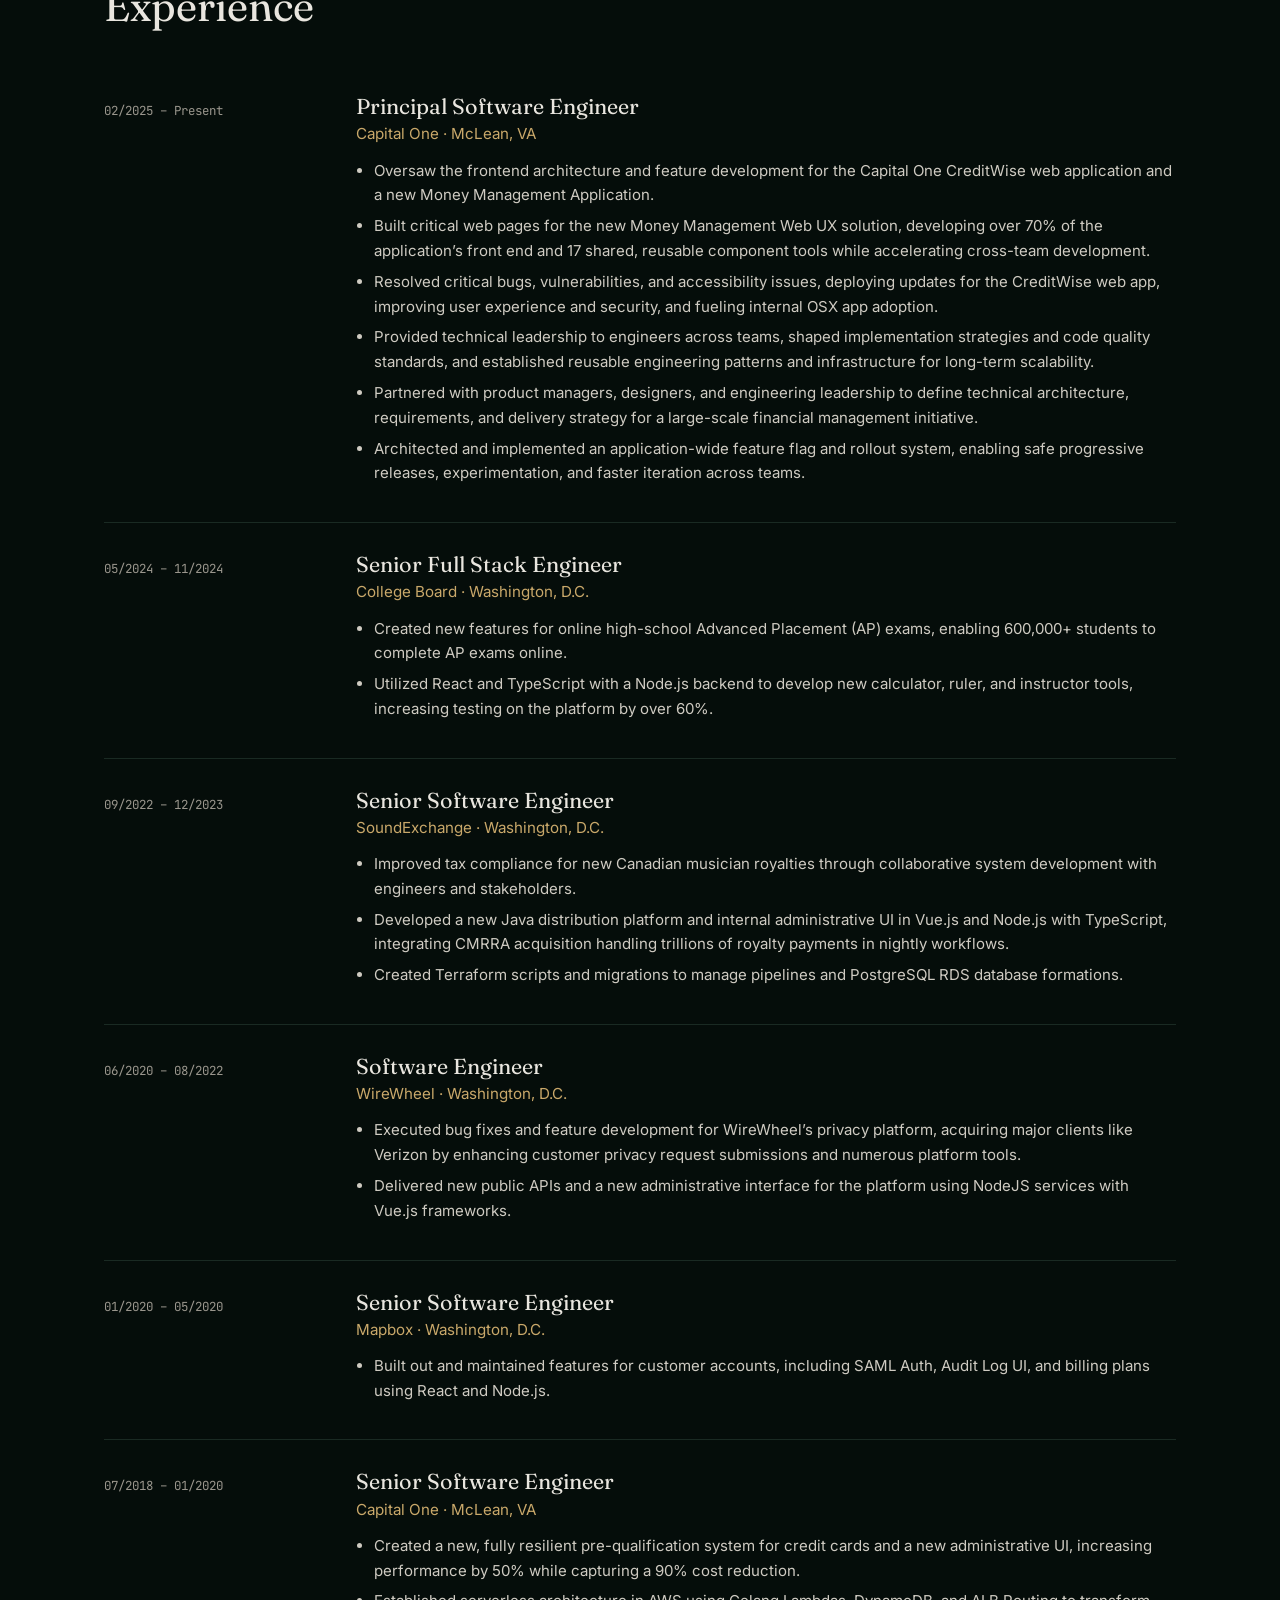
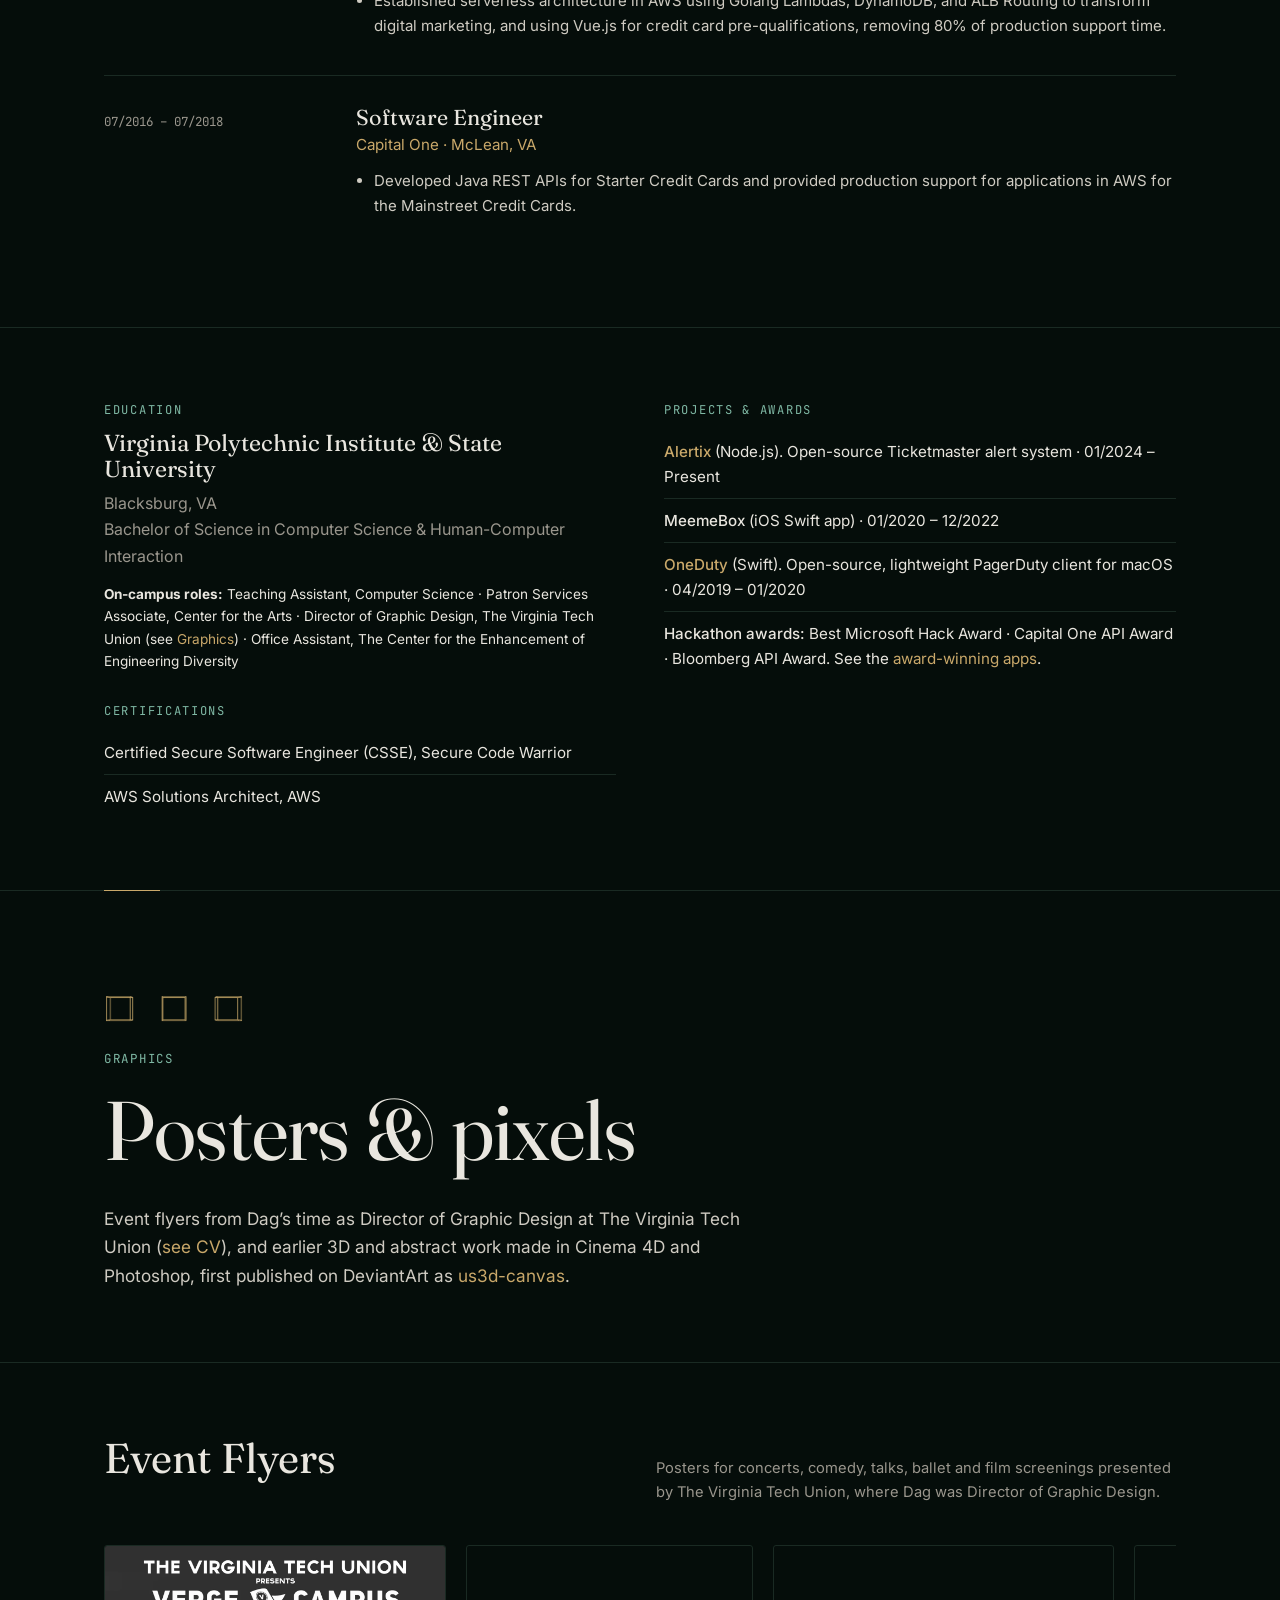
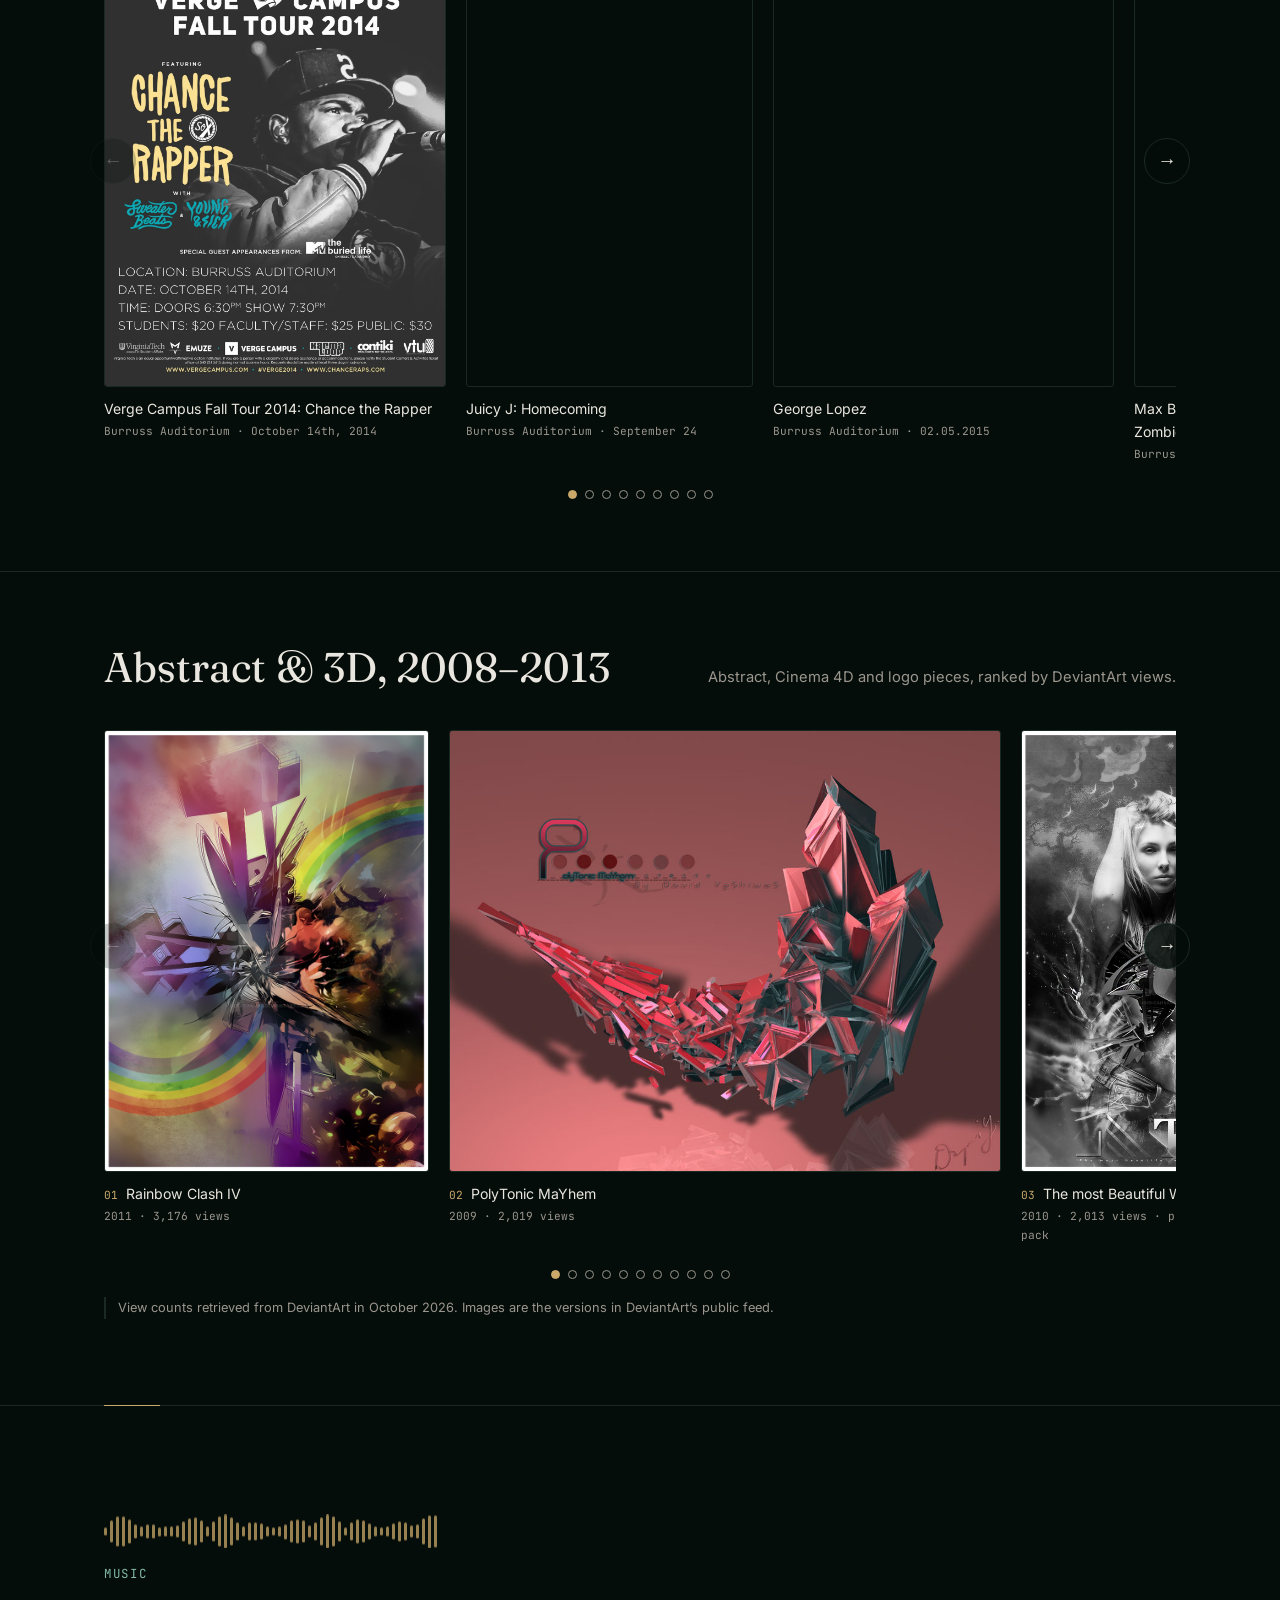
<file: music.html>
<!doctype html>
<html lang="en"><head><meta charset="utf-8">
<title>Music · dagher · Dag Yeshiwas</title>
<link rel="canonical" href="index.html#music">
<meta name="robots" content="noindex">
<script>location.replace('index.html' + (location.hash.length > 1 ? location.hash : '#music'));</script>
<meta http-equiv="refresh" content="0; url=index.html#music">
</head><body style="background:#050d0a;color:#e9e6df;font-family:system-ui,sans-serif">
<p>This page moved to <a href="index.html#music" style="color:#c9a86a">Music</a>.</p>
</body></html>
</file>
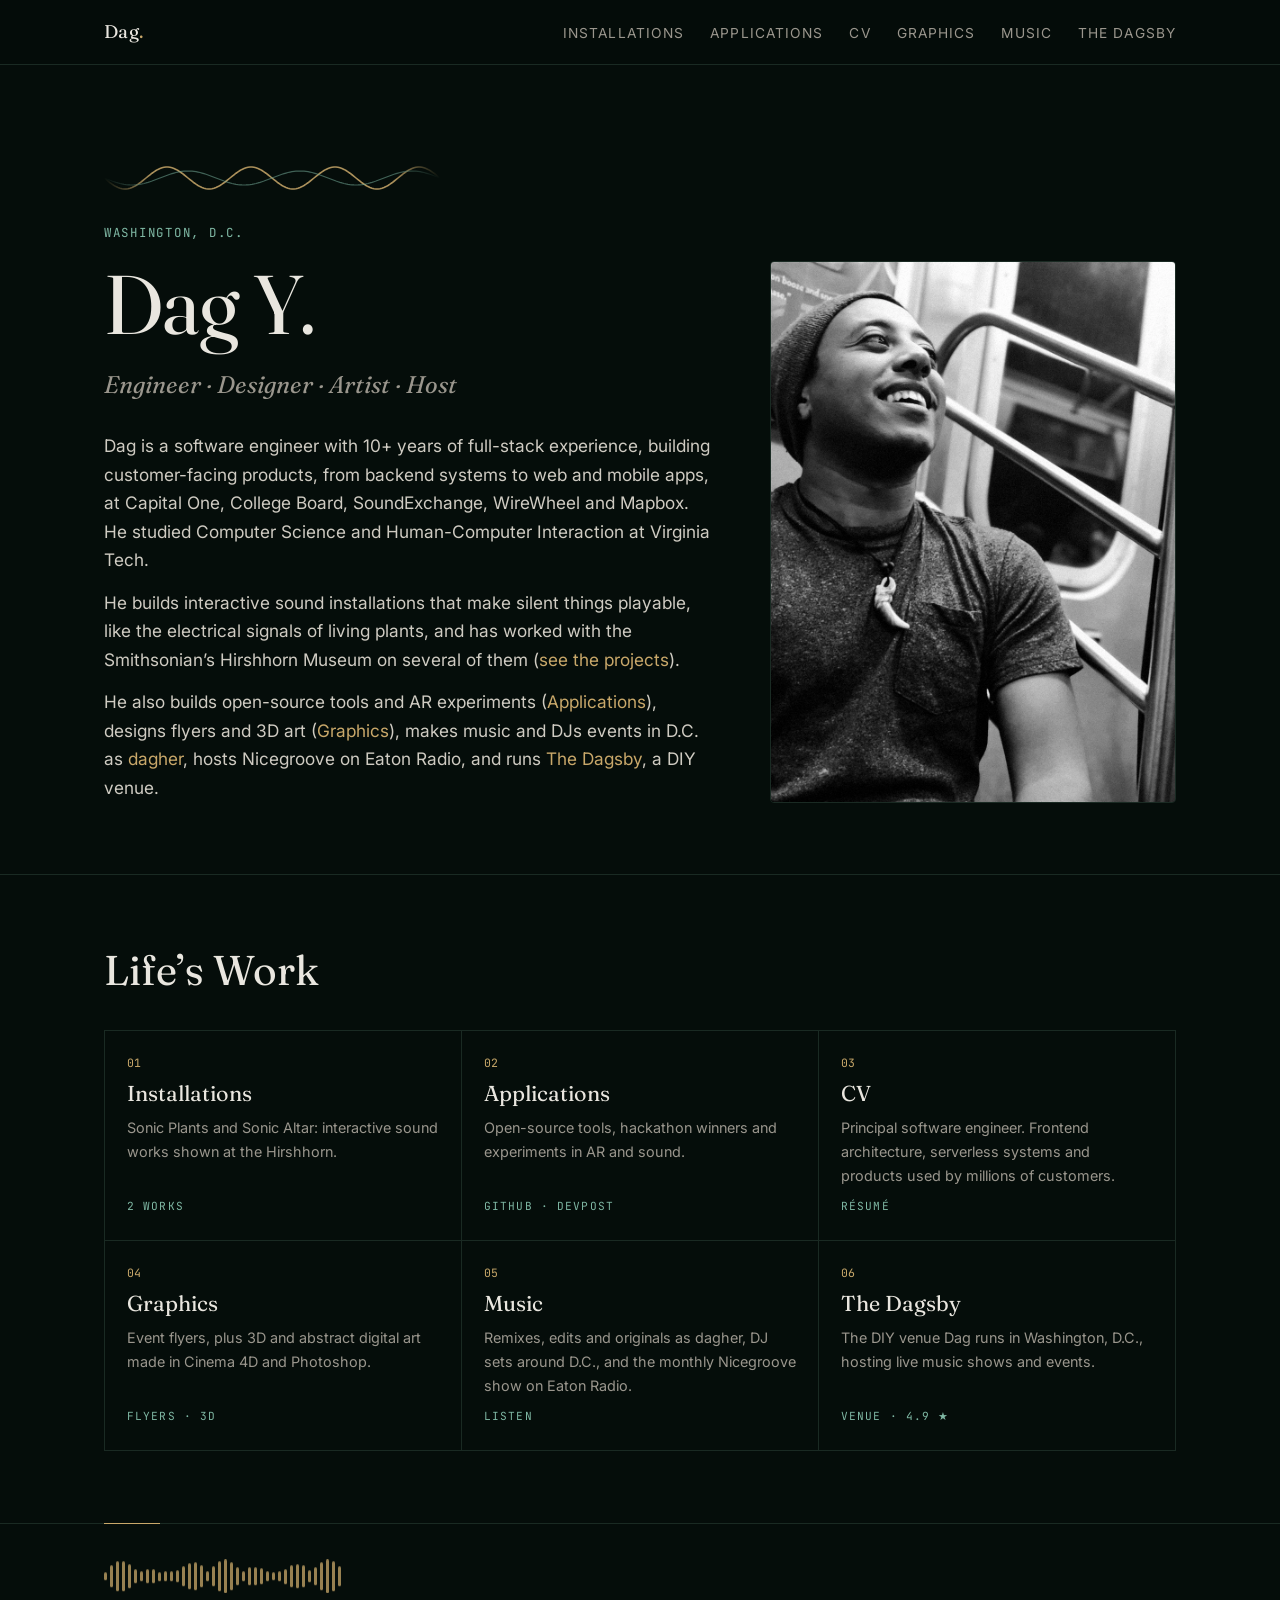
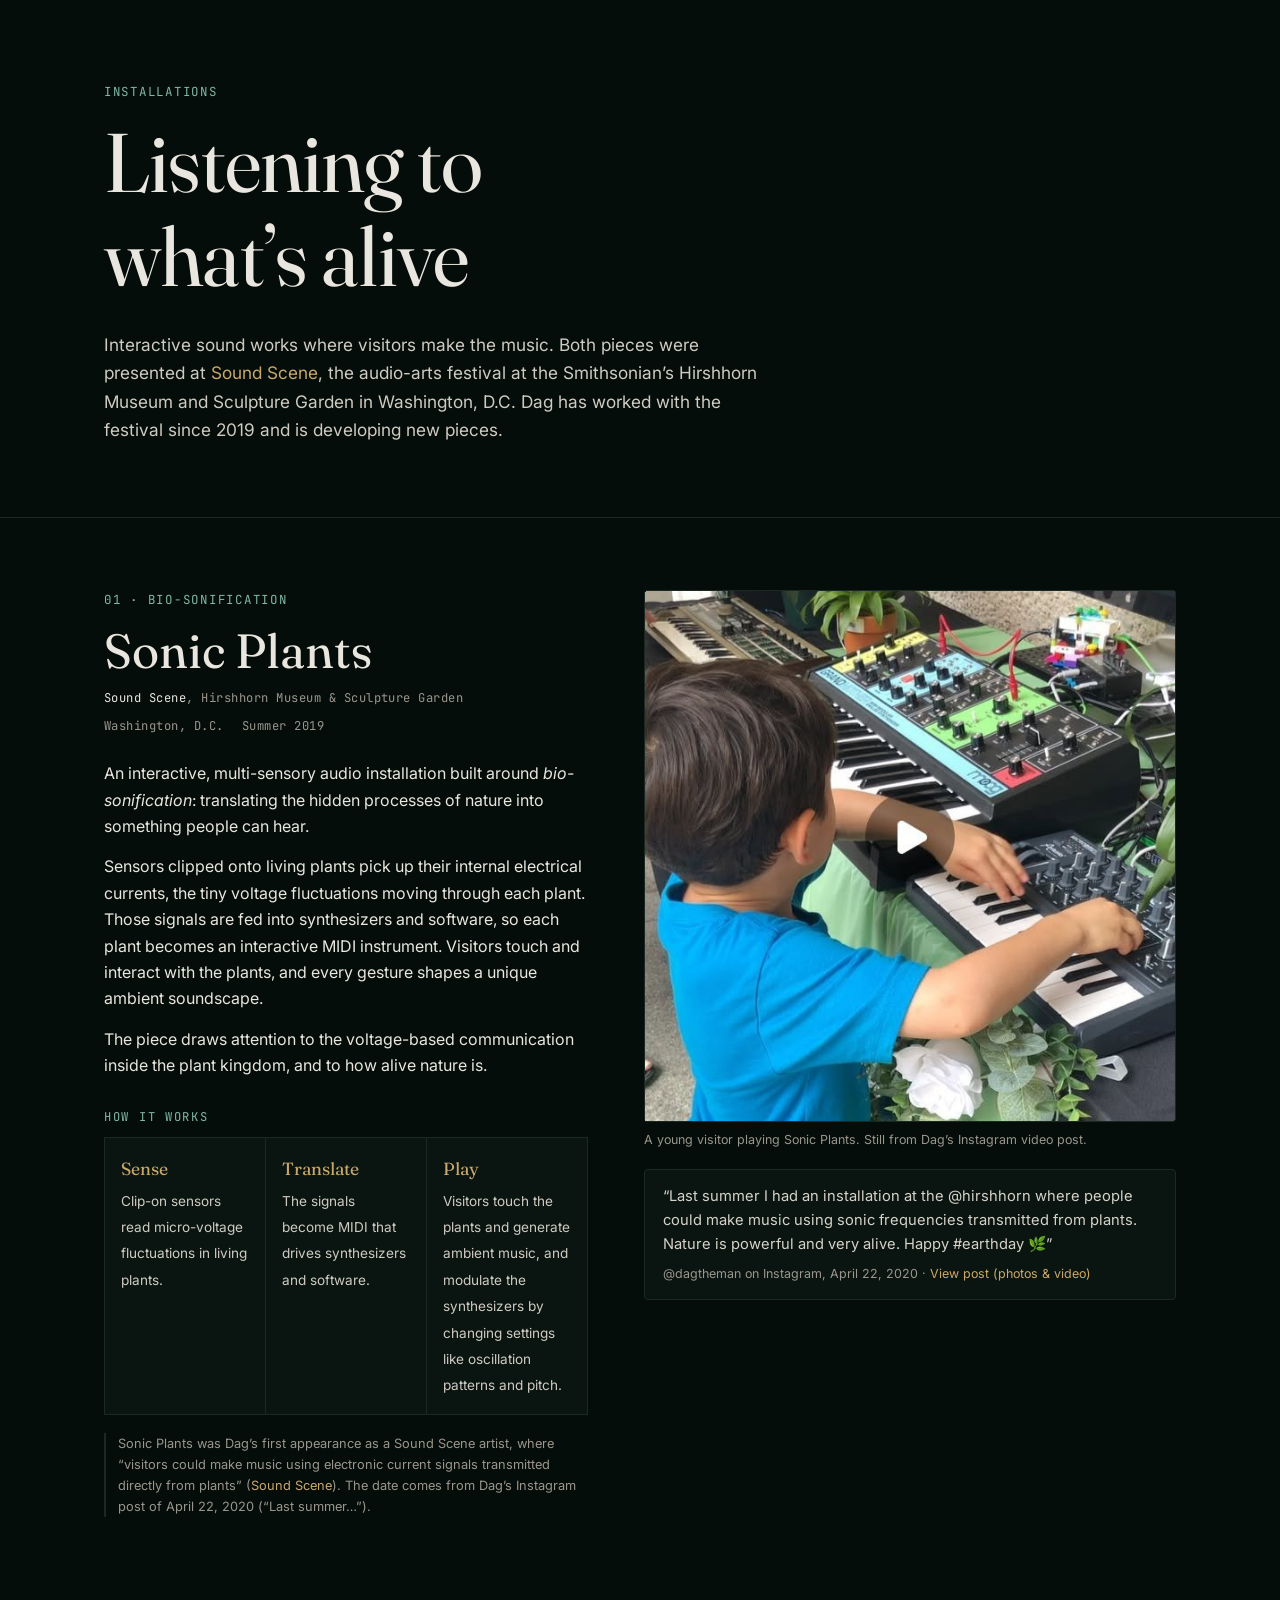
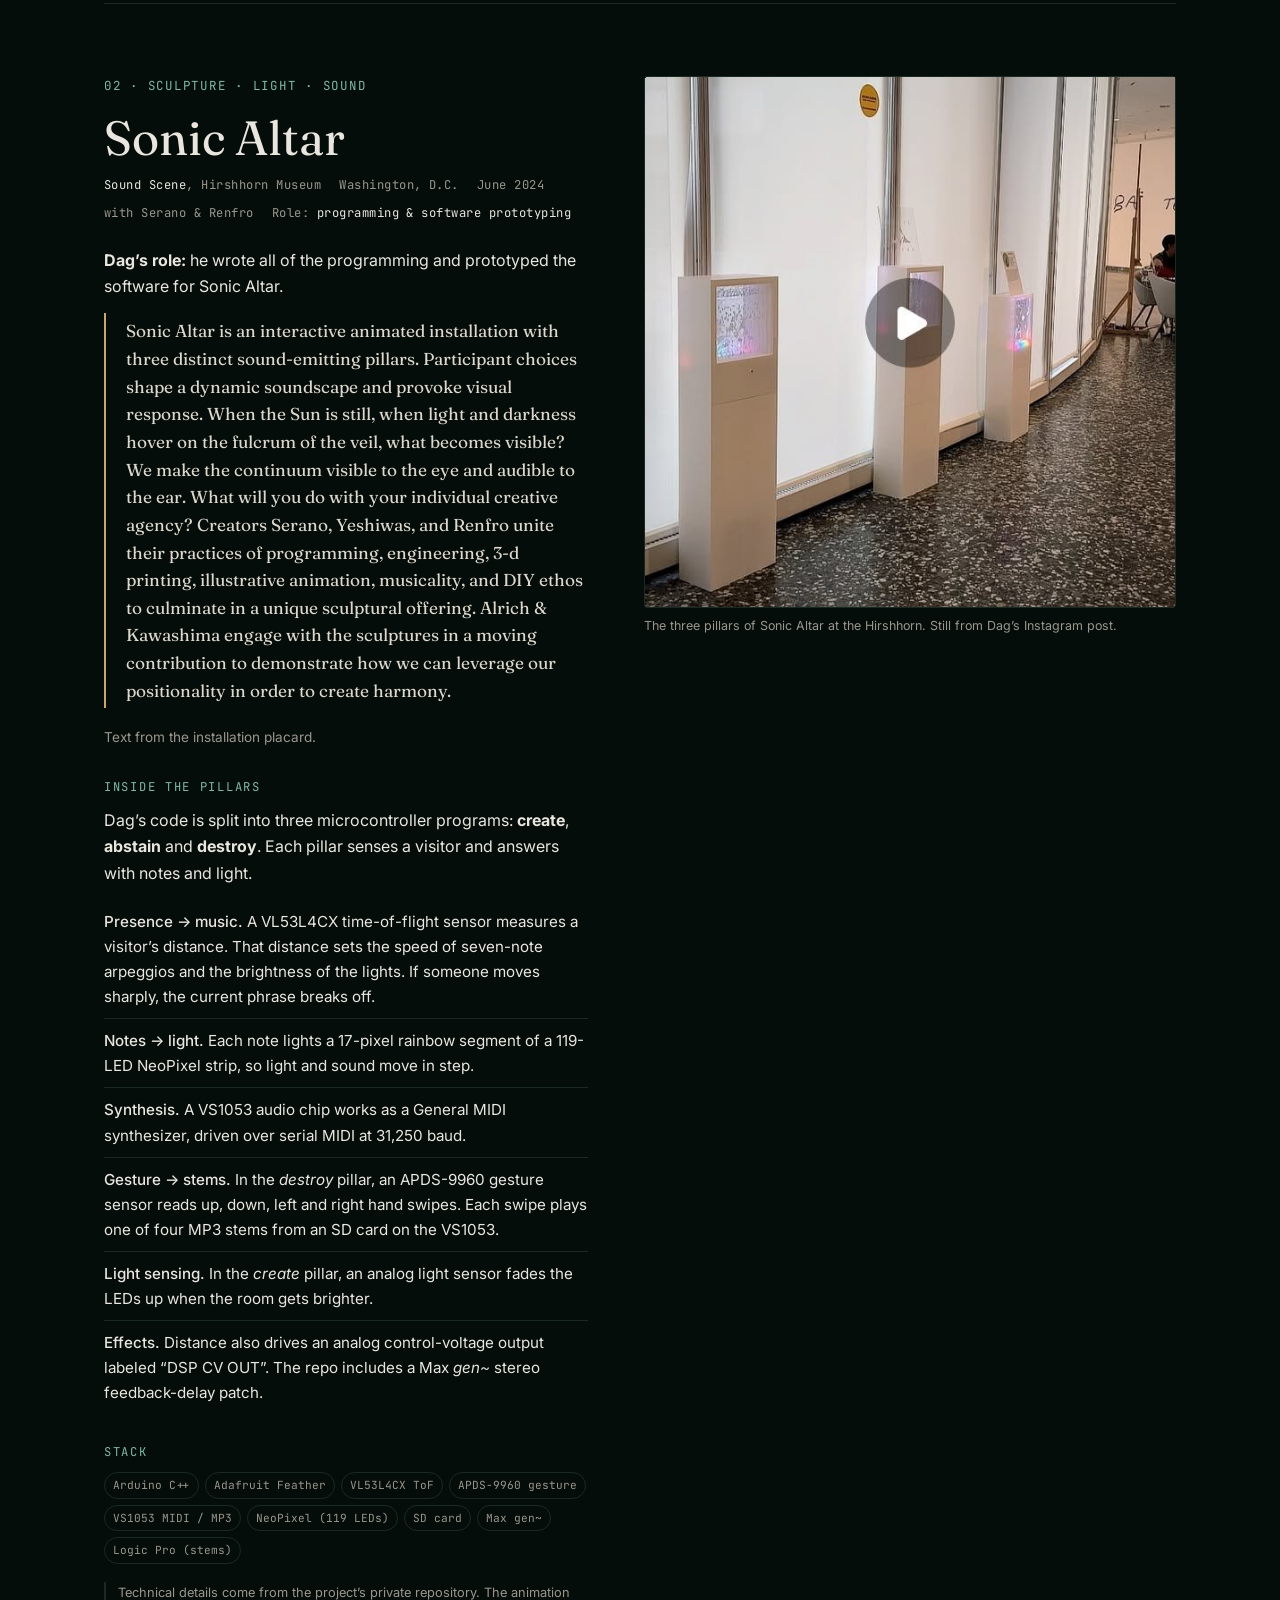
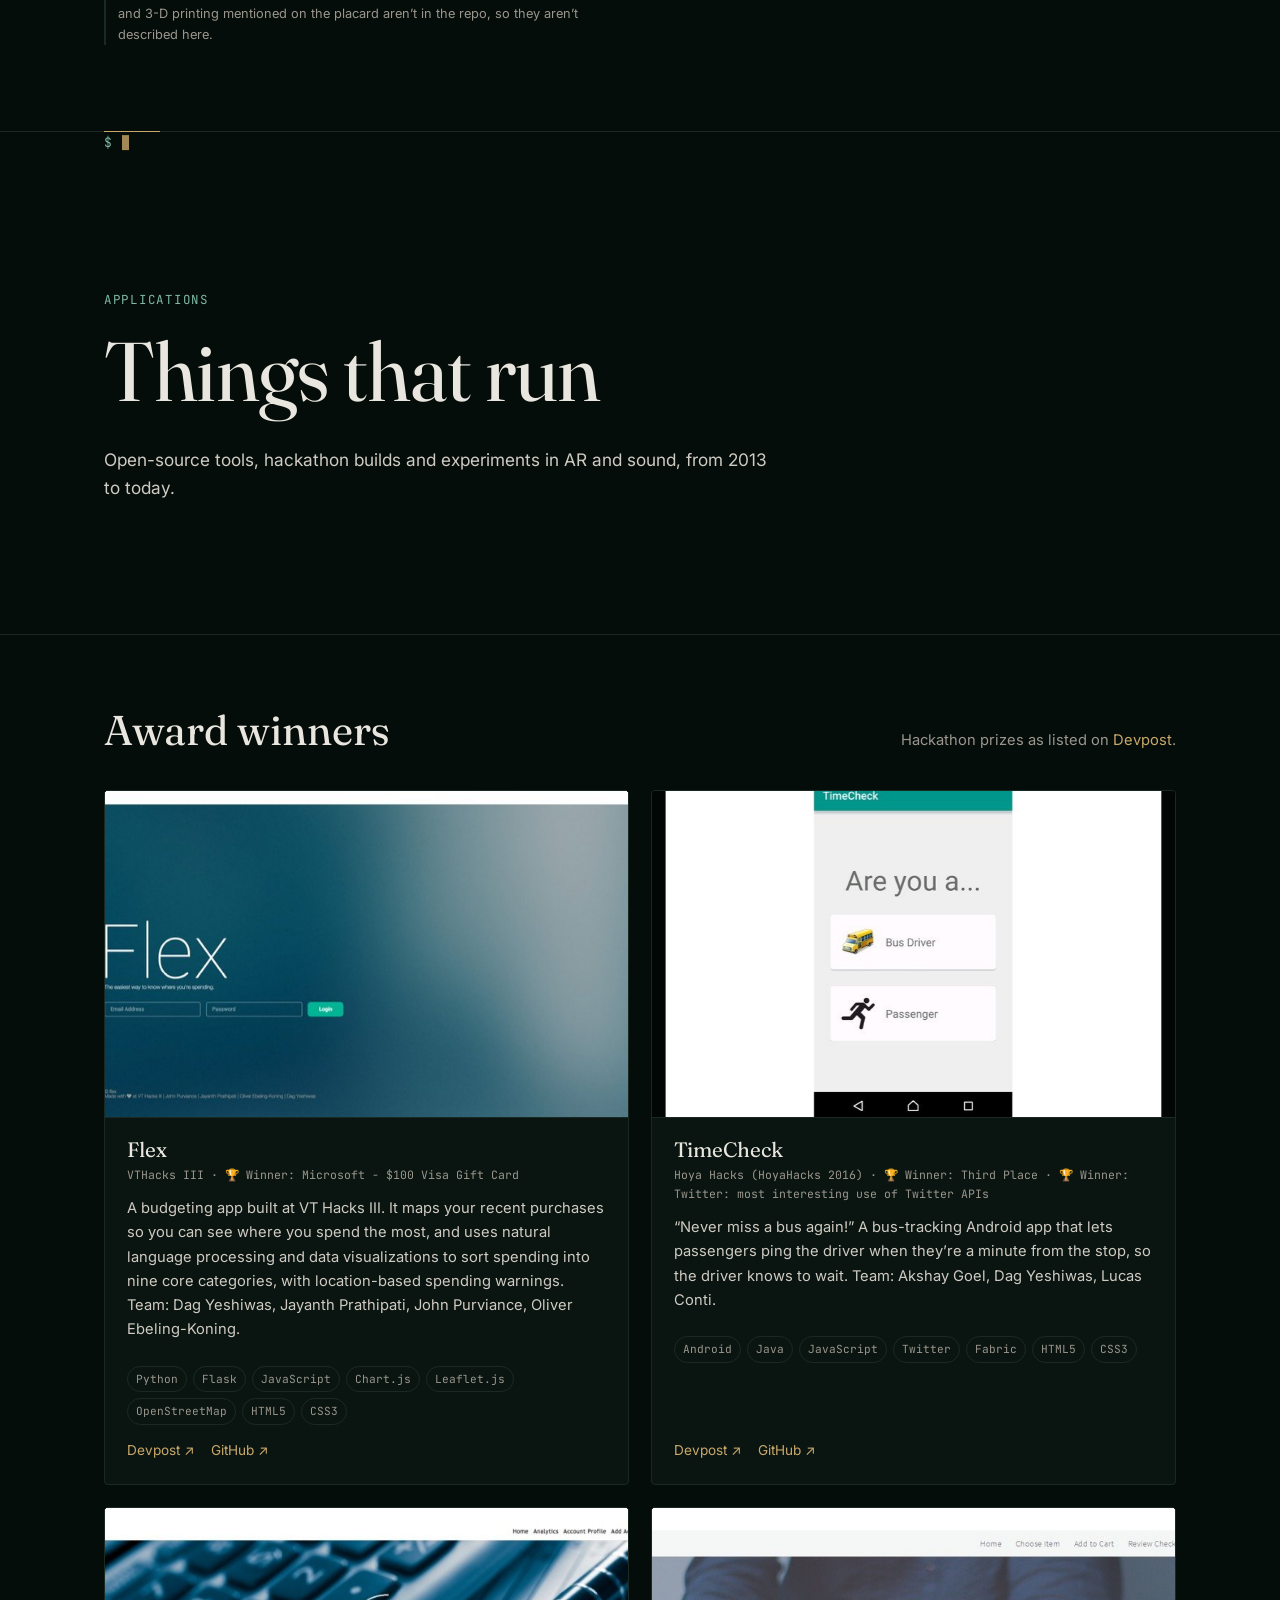
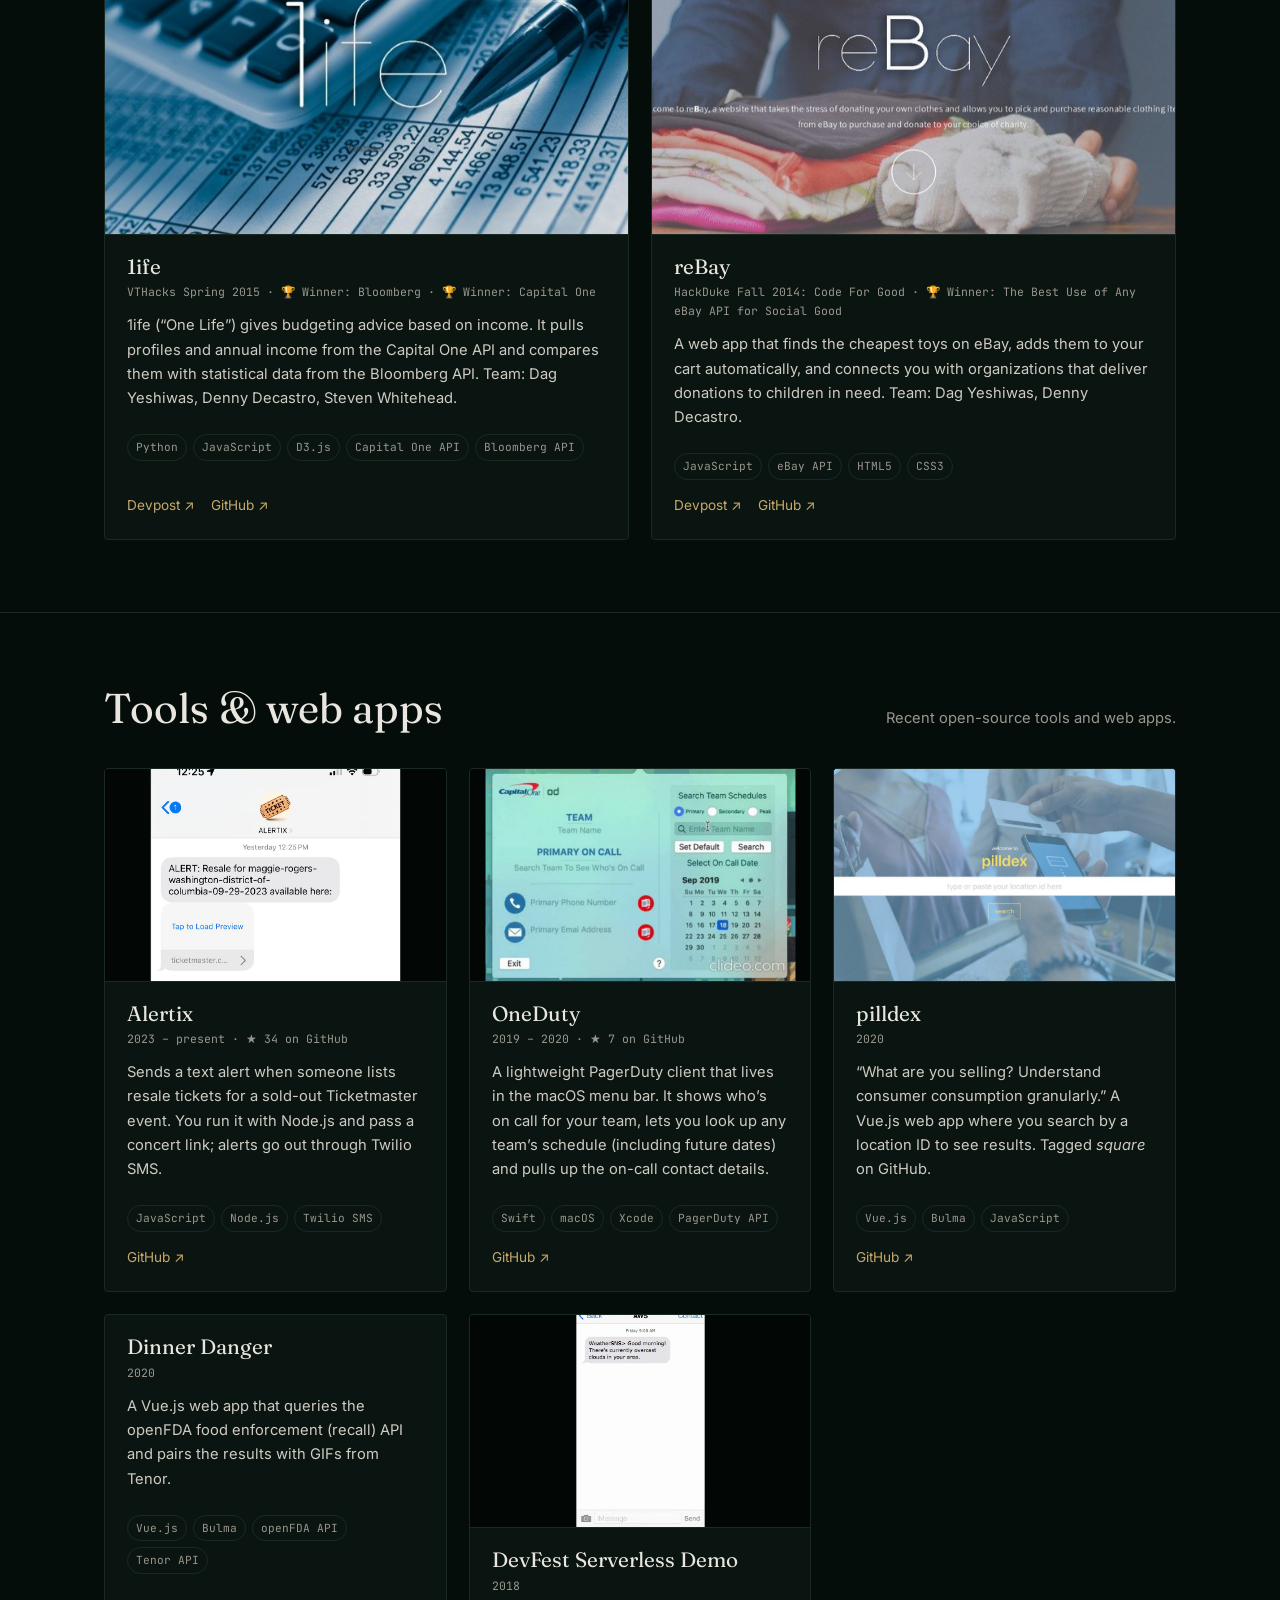
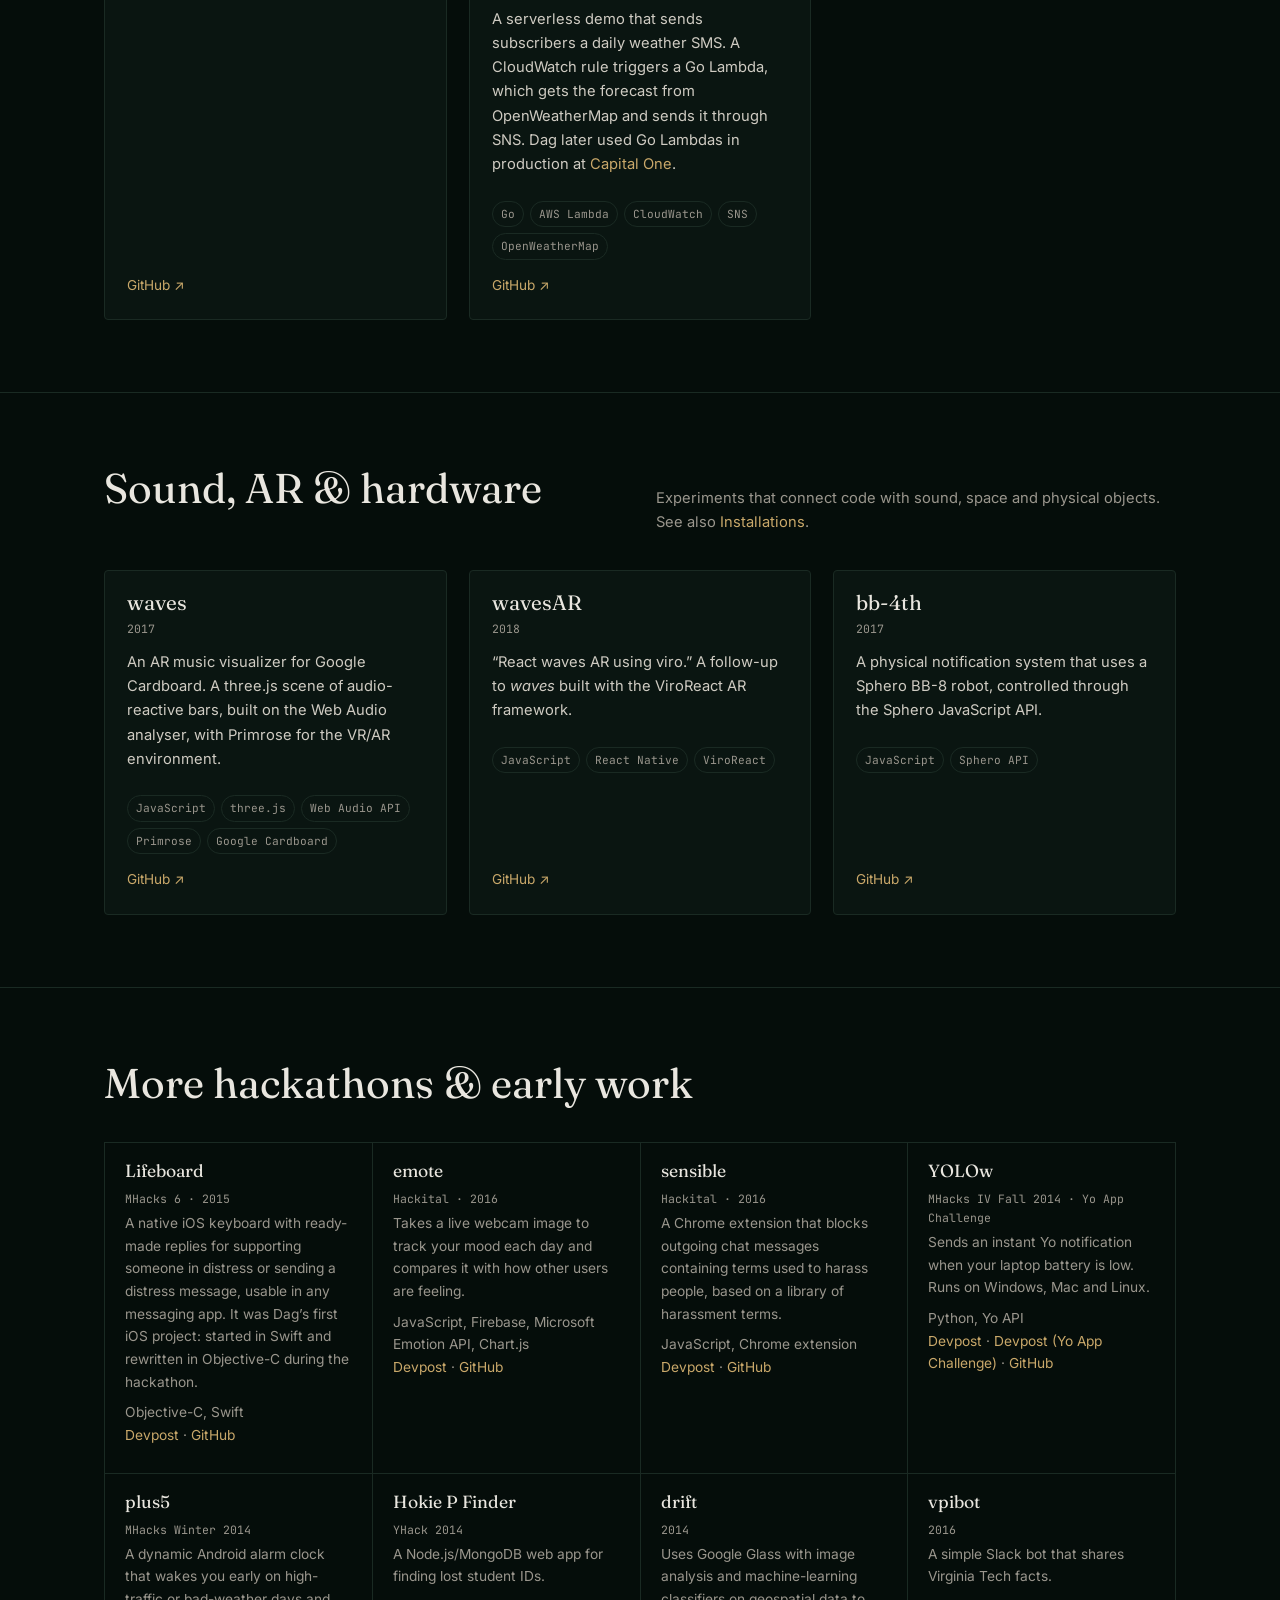
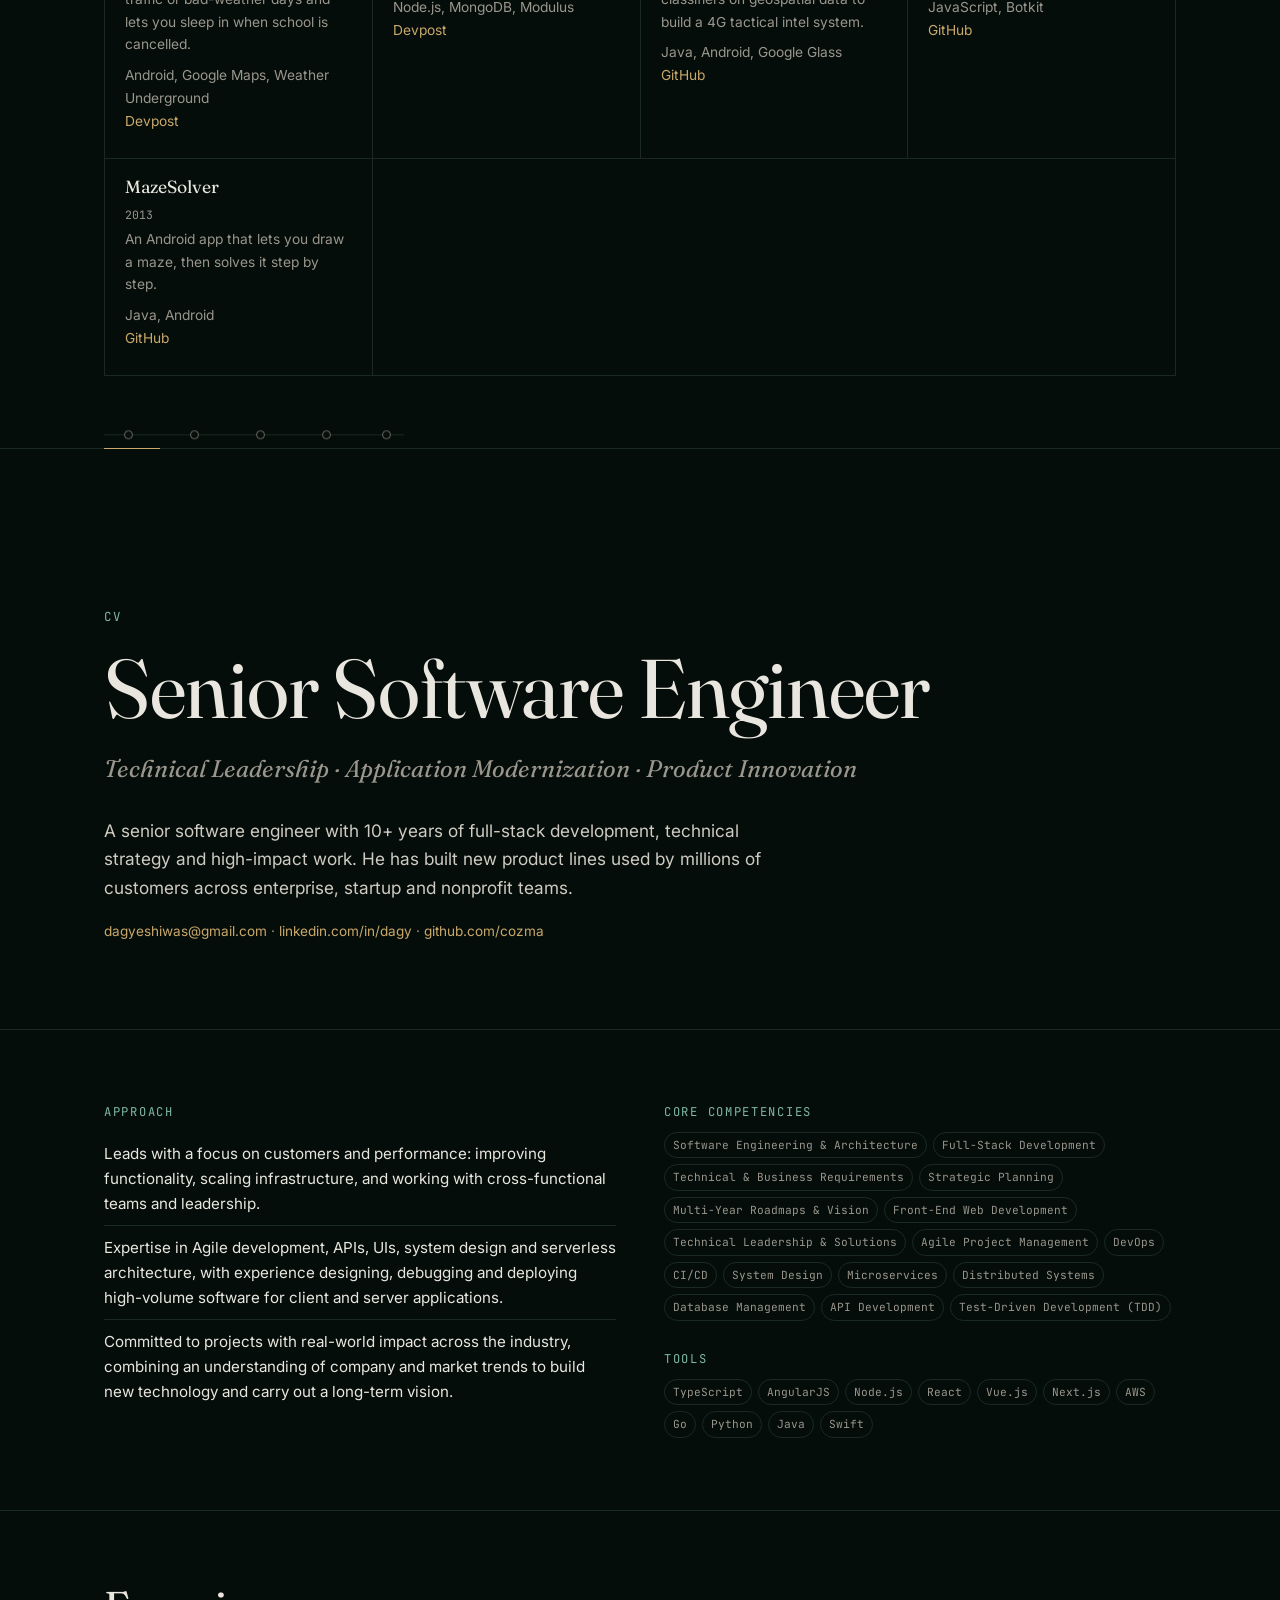
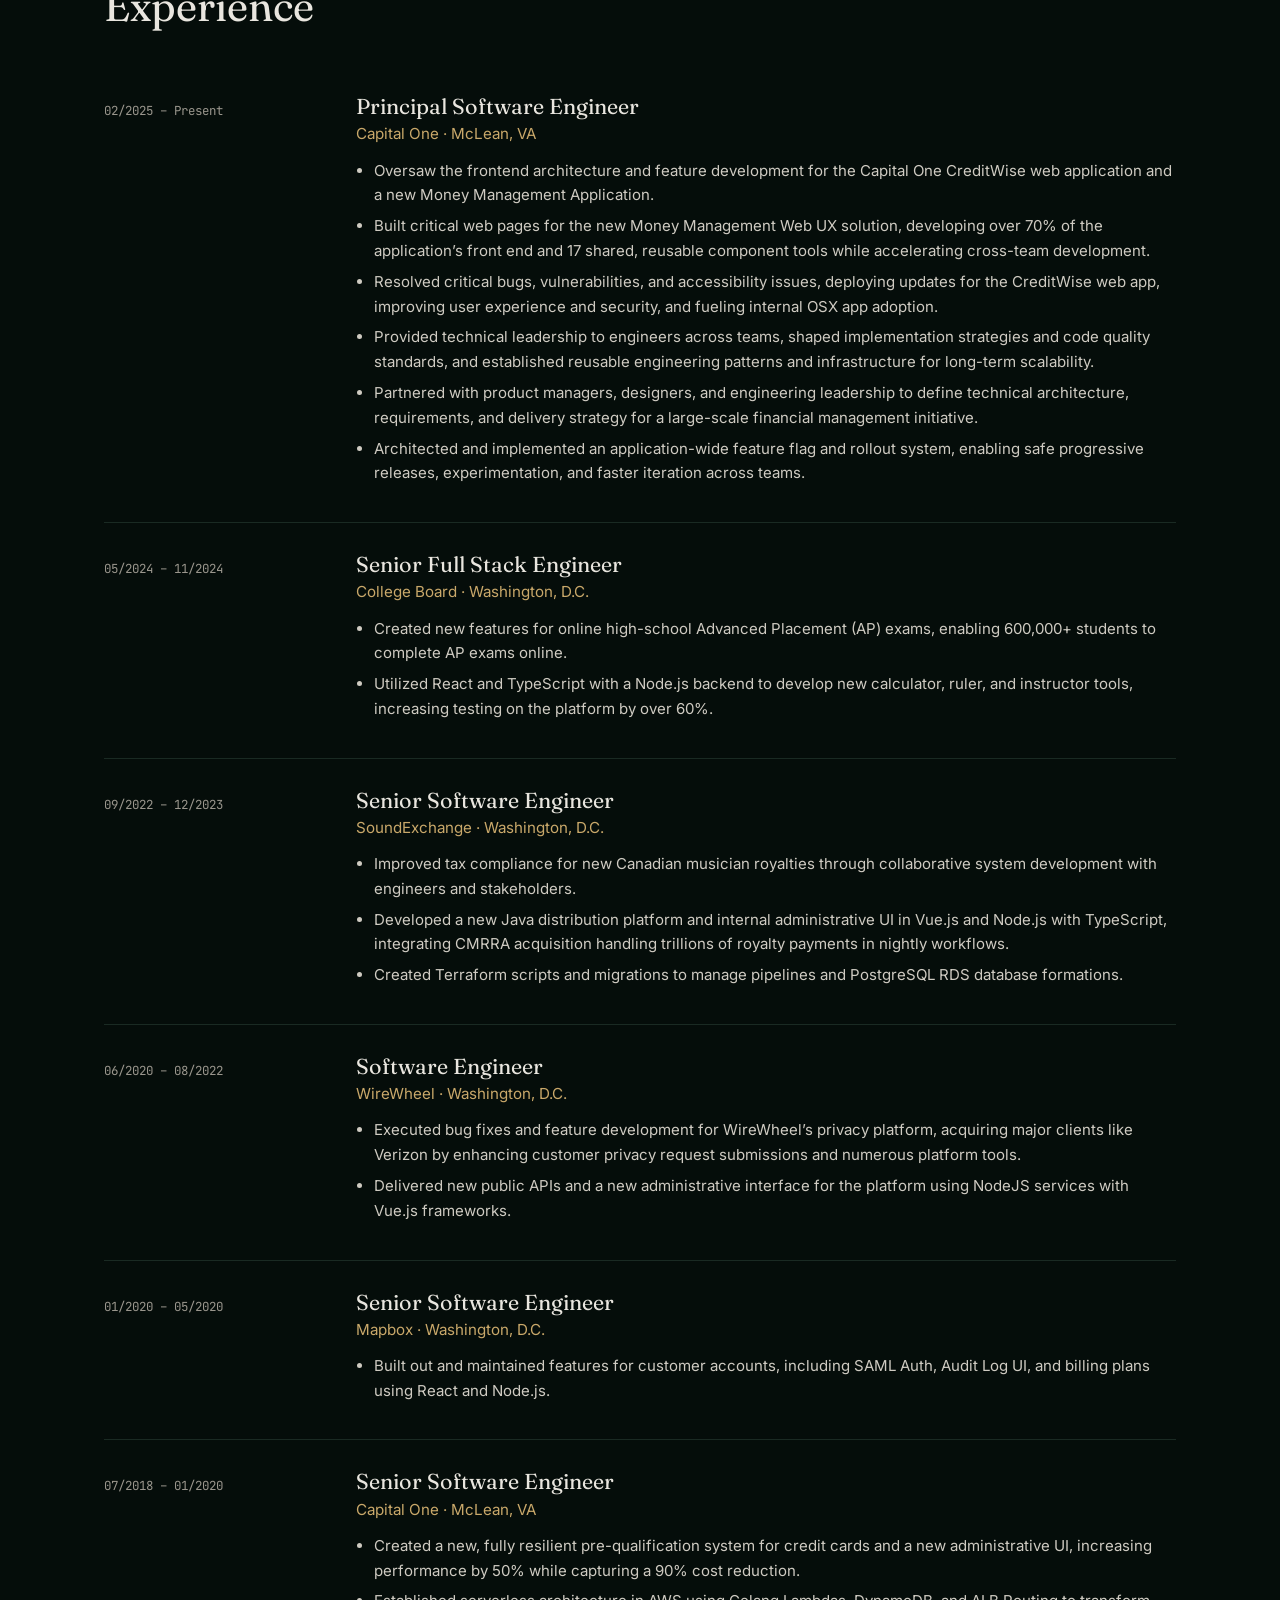
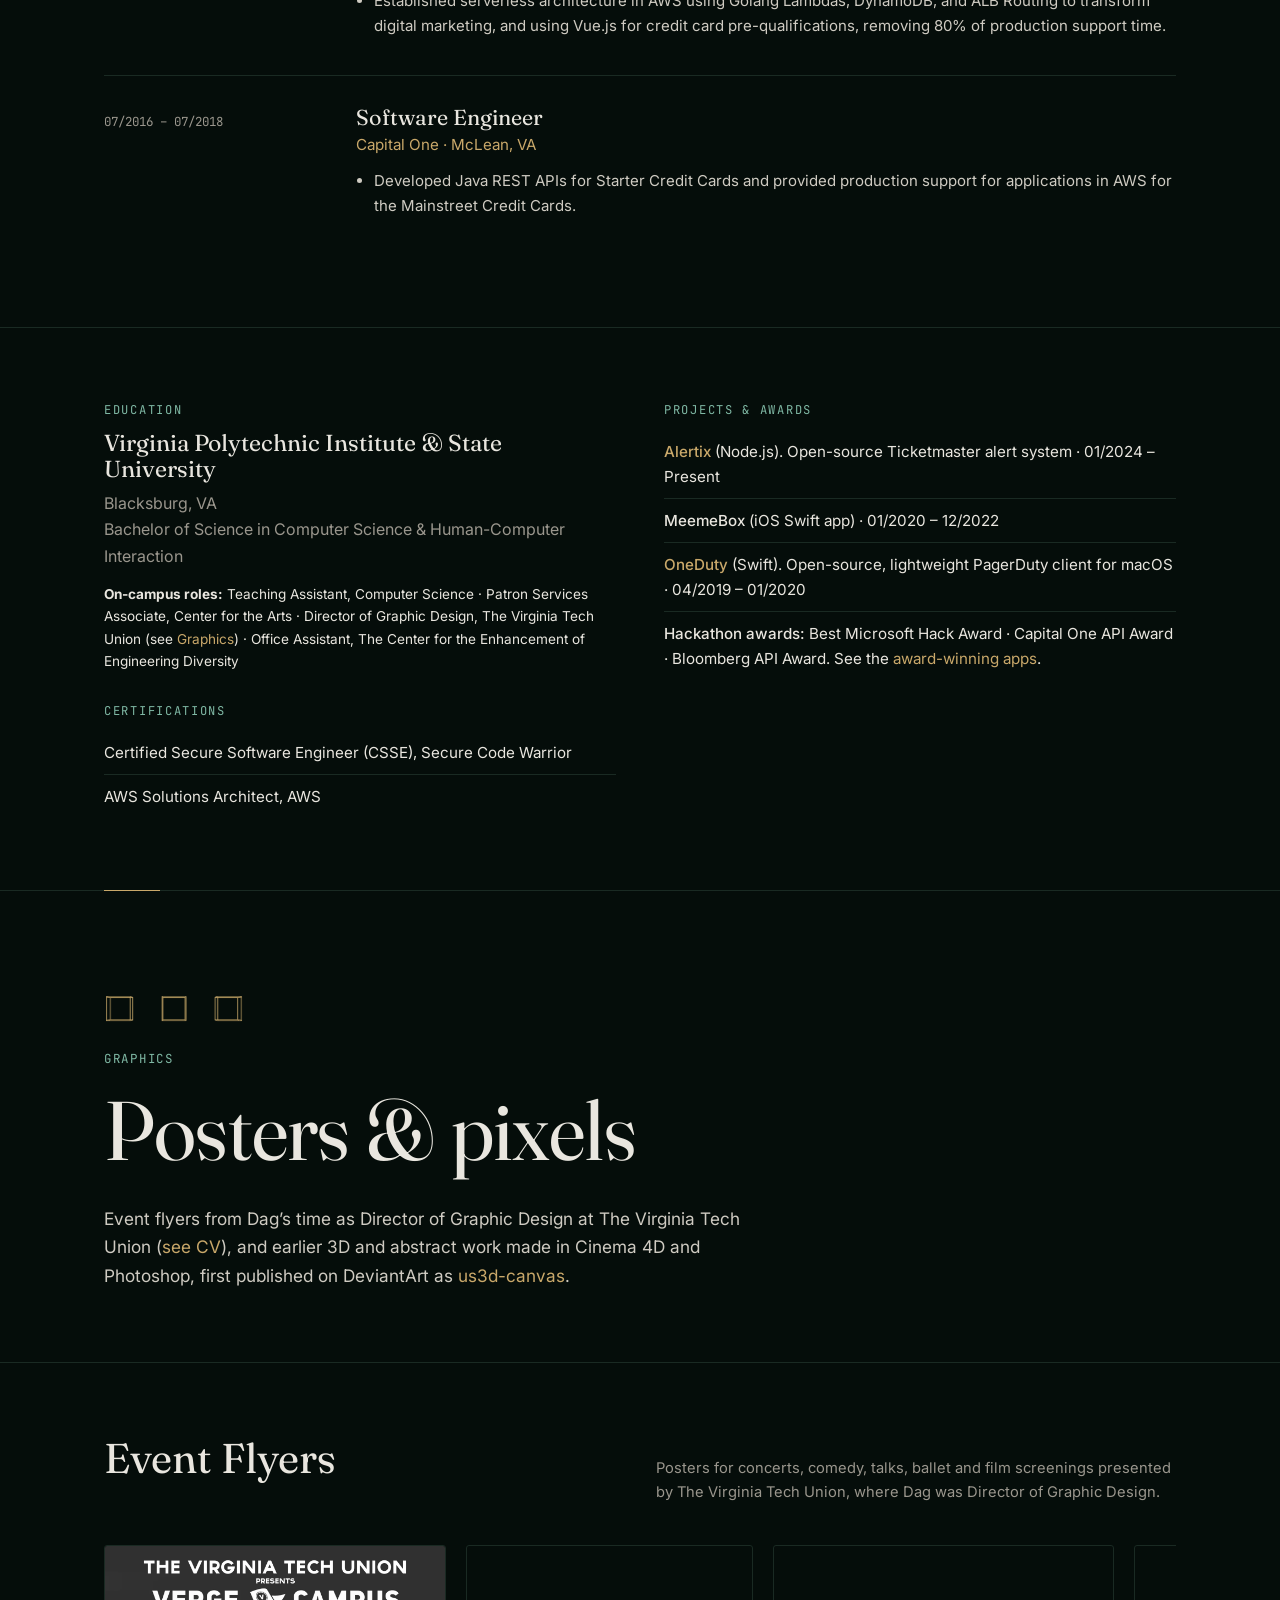
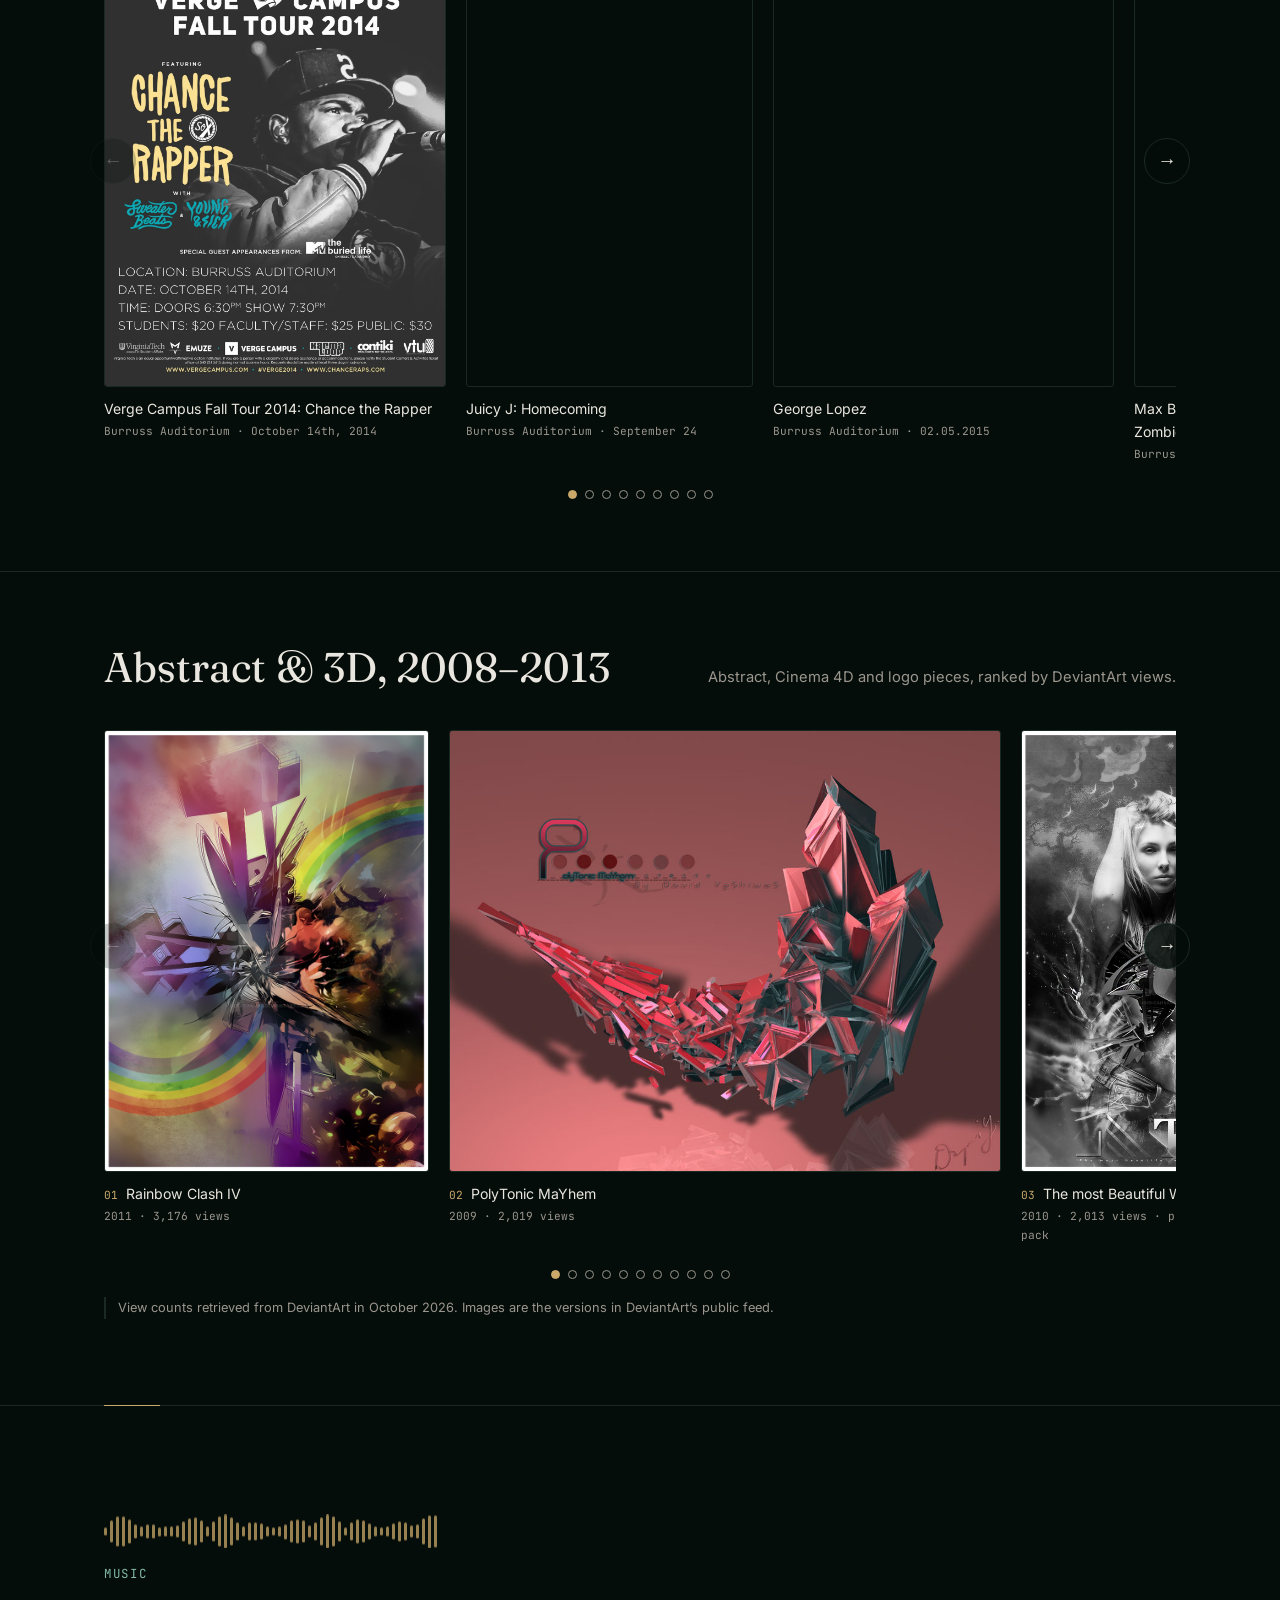
<file: the-dagsby.html>
<!doctype html>
<html lang="en"><head><meta charset="utf-8">
<title>The Dagsby · Dag Yeshiwas</title>
<link rel="canonical" href="index.html#the-dagsby">
<meta name="robots" content="noindex">
<script>location.replace('index.html' + (location.hash.length > 1 ? location.hash : '#the-dagsby'));</script>
<meta http-equiv="refresh" content="0; url=index.html#the-dagsby">
</head><body style="background:#050d0a;color:#e9e6df;font-family:system-ui,sans-serif">
<p>This page moved to <a href="index.html#the-dagsby" style="color:#c9a86a">The Dagsby</a>.</p>
</body></html>
</file>
<file: assets/css/style.css>
/* Dag Yeshiwas — portfolio. Plain CSS, no build step. */
:root{
  --bg:#050d0a; --bg2:#0a1511; --line:#1a2a23; --text:#e9e6df; --muted:#9a968d;
  --accent:#c9a86a; --accent2:#7fb8a4;
  --serif:"Fraunces","Iowan Old Style","Palatino Linotype",Georgia,serif;
  --sans:"Inter",system-ui,-apple-system,"Segoe UI",Roboto,sans-serif;
  --mono:"JetBrains Mono",ui-monospace,SFMono-Regular,Menlo,monospace;
  --max:1120px;
}
*{box-sizing:border-box}
html{scroll-behavior:smooth}
body{margin:0;background:var(--bg);color:var(--text);font:16px/1.65 var(--sans);-webkit-font-smoothing:antialiased}
img{max-width:100%;display:block}
a{color:var(--accent);text-decoration:none;border-bottom:1px solid transparent;transition:border-color .2s,color .2s}
a:hover{border-bottom-color:currentColor}
.wrap{max-width:var(--max);margin:0 auto;padding:0 24px}

/* header / nav */
.site-header{position:sticky;top:0;z-index:10;background:rgba(5,13,10,.86);backdrop-filter:blur(10px);border-bottom:1px solid var(--line)}
.site-header .wrap{display:flex;align-items:center;justify-content:space-between;height:64px}
.brand{font-family:var(--serif);font-size:1.15rem;color:var(--text);letter-spacing:.02em;border:0}
.brand span{color:var(--accent)}
.nav{display:flex;gap:26px;list-style:none;margin:0;padding:0}
.nav a{color:var(--muted);font-size:.86rem;letter-spacing:.08em;text-transform:uppercase;border:0;padding:6px 0}
.nav a:hover,.nav a[aria-current="page"]{color:var(--text)}
.nav a[aria-current="page"]{box-shadow:inset 0 -1px 0 var(--accent)}
.nav-toggle{display:none;background:none;border:1px solid var(--line);color:var(--text);border-radius:6px;padding:6px 10px;font:inherit;font-size:.8rem;letter-spacing:.08em;text-transform:uppercase;cursor:pointer}
@media (max-width:820px){
  .nav-toggle{display:block}
  .nav{display:none;position:absolute;top:64px;left:0;right:0;flex-direction:column;gap:0;background:var(--bg);border-bottom:1px solid var(--line);padding:8px 24px 16px}
  .nav.open{display:flex}
  .nav a{display:block;padding:12px 0;border-bottom:1px solid var(--line)}
}

/* waveform motif */
.wave{display:flex;align-items:center;gap:3px;height:34px;margin:0 0 28px}
.wave i{display:block;width:3px;border-radius:2px;background:var(--accent);opacity:.75;animation:pulse 2.4s ease-in-out infinite}
@keyframes pulse{0%,100%{transform:scaleY(.35)}50%{transform:scaleY(1)}}
@media (prefers-reduced-motion:reduce){.wave i{animation:none}}

/* per-page hero motifs (same 34px footprint as .wave) */
.anim{position:relative;height:34px;margin:0 0 28px;max-width:100%}
.anim.paused,.anim.paused *{animation-play-state:paused!important}
/* home: two drifting sine lines */
.anim-sine{width:336px;overflow:hidden;-webkit-mask-image:linear-gradient(90deg,transparent,#000 14%,#000 86%,transparent);mask-image:linear-gradient(90deg,transparent,#000 14%,#000 86%,transparent)}
.anim-sine .ln{position:absolute;left:0;top:0;width:672px;height:34px;animation:drift 7s linear infinite;will-change:transform}
.anim-sine .ln svg{display:block;width:672px;height:34px;overflow:visible}
.anim-sine .ln path{fill:none;stroke-linecap:round}
.anim-sine .l1 path{stroke:var(--accent);stroke-width:1.6;opacity:.85}
.anim-sine .l2{animation-duration:11s;animation-direction:reverse}
.anim-sine .l2 path{stroke:var(--accent2);stroke-width:1.2;opacity:.5}
.anim-sine .l1 svg{animation:breathe 4.8s ease-in-out infinite;transform-origin:50% 50%}
@keyframes drift{to{transform:translateX(-336px)}}
@keyframes breathe{0%,100%{transform:scaleY(.55)}50%{transform:scaleY(1)}}
/* day job: packets flowing between nodes */
.anim-flow{width:300px;overflow:hidden}
.anim-flow::before{content:"";position:absolute;left:0;right:0;top:50%;height:1px;background:var(--line)}
.anim-flow b{position:absolute;top:50%;width:9px;height:9px;margin:-4.5px 0 0 -4.5px;border:1px solid var(--muted);border-radius:50%;background:var(--bg);opacity:.7;animation:node 2.4s ease-out infinite}
.anim-flow .pk{position:absolute;left:0;top:50%;width:100%;height:0;animation:travel 4.8s linear infinite;will-change:transform}
.anim-flow .pk::after{content:"";position:absolute;left:-18px;top:-1px;width:18px;height:2px;border-radius:2px;background:linear-gradient(90deg,transparent,var(--accent))}
@keyframes travel{from{transform:translateX(0)}to{transform:translateX(100%)}}
@keyframes node{0%,4%{border-color:var(--accent);background:var(--accent);opacity:1}30%,100%{border-color:var(--muted);background:var(--bg);opacity:.7}}
/* applications: a line of code typing out */
.anim-code{display:flex;align-items:center;font:13px/1 var(--mono);color:var(--muted);white-space:nowrap;overflow:hidden;letter-spacing:.02em}
.anim-code .pr{color:var(--accent2);margin-right:.6em}
.anim-code .tx{color:var(--accent)}
.anim-code .tx em{font-style:normal;color:var(--text);opacity:.75}
.anim-code .cur{display:inline-block;width:7px;height:15px;margin-left:2px;background:var(--accent);opacity:.8;animation:blink 1.06s steps(1) infinite}
@keyframes blink{50%{opacity:0}}
/* graphics: nested wireframe cubes */
.anim-cube{display:flex;align-items:center;gap:30px;width:max-content;padding:0 4px;perspective:420px}
.anim-cube .cb{--h:12px;position:relative;width:24px;height:24px;transform-style:preserve-3d;animation:spin 14s linear infinite}
.anim-cube .cb .cb{--h:6px;position:absolute;left:6px;top:6px;width:12px;height:12px;animation:spin 9s linear infinite reverse}
.anim-cube .cb>i{position:absolute;inset:0;border:1px solid var(--accent);opacity:.75}
.anim-cube .cb .cb>i{border-color:var(--accent2);opacity:.8}
.anim-cube .cb>i:nth-child(1){transform:translateZ(var(--h))}
.anim-cube .cb>i:nth-child(2){transform:rotateY(180deg) translateZ(var(--h))}
.anim-cube .cb>i:nth-child(3){transform:rotateY(90deg) translateZ(var(--h))}
.anim-cube .cb>i:nth-child(4){transform:rotateY(-90deg) translateZ(var(--h))}
.anim-cube .cb>i:nth-child(5){transform:rotateX(90deg) translateZ(var(--h))}
.anim-cube .cb>i:nth-child(6){transform:rotateX(-90deg) translateZ(var(--h))}
@keyframes spin{from{transform:rotateX(-24deg) rotateY(0)}to{transform:rotateX(-24deg) rotateY(360deg)}}
/* the dagsby: string lights twinkling */
.anim-lights{width:320px}
.anim-lights svg{position:absolute;inset:0;width:100%;height:100%;overflow:visible}
.anim-lights path{fill:none;stroke:var(--muted);stroke-width:1;opacity:.45;vector-effect:non-scaling-stroke}
.anim-lights i{position:absolute;width:5px;height:7px;margin-left:-2.5px;border-radius:50% 50% 45% 45%/40% 40% 60% 60%;background:var(--accent);opacity:.35;animation:twinkle 4.2s ease-in-out infinite}
.anim-lights i::before{content:"";position:absolute;left:50%;top:50%;width:22px;height:22px;margin:-11px 0 0 -11px;border-radius:50%;background:radial-gradient(circle,rgba(201,168,106,.45),rgba(201,168,106,0) 65%);opacity:0;animation:inherit;animation-name:glow}
@keyframes twinkle{0%,100%{opacity:.35}45%,55%{opacity:1}}
@keyframes glow{0%,100%{opacity:0}45%,55%{opacity:1}}
@media (prefers-reduced-motion:reduce){
  .anim *,.anim *::before,.anim *::after{animation:none!important}
  .anim-lights i{opacity:.8}
  .anim-cube .cb{transform:rotateX(-24deg) rotateY(35deg)}
  .anim-cube .cb .cb{transform:rotateX(-24deg) rotateY(-50deg)}
  .anim-lights i:nth-child(3n+2)::before{opacity:.8}
}

/* hero */
.hero{padding:96px 0 72px;border-bottom:1px solid var(--line)}
.eyebrow{font-family:var(--mono);font-size:.78rem;letter-spacing:.14em;text-transform:uppercase;color:var(--accent2);margin:0 0 14px}
h1,h2,h3{font-family:var(--serif);font-weight:400;line-height:1.12;margin:0}
.hero h1{font-size:clamp(2.6rem,7vw,5.2rem);letter-spacing:-.01em}
.hero .roles{font-family:var(--serif);font-style:italic;color:var(--muted);font-size:clamp(1.1rem,2.4vw,1.5rem);margin:14px 0 0}
.lede{max-width:680px;color:#cfcbc2;font-size:1.08rem;margin:28px 0 0}
.hero-grid{display:grid;grid-template-columns:1.5fr 1fr;gap:56px;align-items:end}
.portrait{width:100%;height:auto;aspect-ratio:3/4;object-fit:cover;border-radius:4px;border:1px solid var(--line)}
.portrait-cap{font-size:.75rem;color:var(--muted);margin-top:8px}
@media (max-width:820px){.hero-grid{grid-template-columns:1fr}.hero{padding:64px 0 48px}}

/* sections */
section{padding:72px 0;border-bottom:1px solid var(--line)}
section:last-of-type{border-bottom:0}
.section-head{display:flex;justify-content:space-between;align-items:baseline;gap:24px;margin-bottom:36px;flex-wrap:wrap}
.section-head h2{font-size:clamp(1.8rem,3.6vw,2.6rem)}
.kicker{color:var(--muted);font-size:.92rem;max-width:520px;margin:0}
h3{font-size:1.45rem;margin-bottom:8px}
h4{font-family:var(--mono);font-weight:400;font-size:.76rem;letter-spacing:.14em;text-transform:uppercase;color:var(--accent2);margin:28px 0 10px}
p{margin:0 0 14px}
.muted{color:var(--muted)}
.small{font-size:.85rem}

/* category cards (home) */
.cards{display:grid;grid-template-columns:repeat(3,1fr);gap:1px;background:var(--line);border:1px solid var(--line)}
.card{background:var(--bg);padding:28px 24px 30px;color:var(--text);border:0;display:flex;flex-direction:column;gap:10px;min-height:190px;transition:background .25s}
.card:hover{background:var(--bg2)}
.card .num{font-family:var(--mono);font-size:.72rem;color:var(--accent)}
.card h3{font-size:1.35rem;margin:0}
.card p{color:var(--muted);font-size:.9rem;margin:0}
.card .status{margin-top:auto;font-family:var(--mono);font-size:.7rem;letter-spacing:.1em;text-transform:uppercase;color:var(--muted)}
.card .status.live{color:var(--accent2)}

/* project (installations) */
.project{display:grid;grid-template-columns:1fr 1.1fr;gap:56px;padding:72px 0;border-bottom:1px solid var(--line)}
.project:last-of-type{border-bottom:0}
.project .meta{display:flex;flex-wrap:wrap;gap:8px 18px;font-family:var(--mono);font-size:.76rem;color:var(--muted);margin:10px 0 24px;letter-spacing:.04em}
.project .meta b{color:var(--text);font-weight:400}
.project h2{font-size:clamp(2rem,4vw,3rem)}
.media figure{margin:0 0 18px}
.media figcaption{font-size:.78rem;color:var(--muted);margin-top:8px}
.media img{border-radius:3px;border:1px solid var(--line);width:100%;height:auto}
.media .pair{display:grid;grid-template-columns:1fr 1fr;gap:14px}
blockquote.placard{margin:0 0 18px;padding:4px 0 4px 20px;border-left:2px solid var(--accent);font-family:var(--serif);font-size:1.08rem;line-height:1.6;color:#ddd8cd}
blockquote.ig{margin:0 0 18px;padding:14px 18px;background:var(--bg2);border:1px solid var(--line);border-radius:4px;font-size:.92rem;color:#d6d2c9}
blockquote.ig cite{display:block;font-style:normal;color:var(--muted);font-size:.78rem;margin-top:8px}
ul.clean{list-style:none;padding:0;margin:0}
ul.clean li{padding:9px 0;border-bottom:1px solid var(--line);font-size:.95rem}
ul.clean li:last-child{border-bottom:0}
ul.clean li b{font-weight:500;color:var(--text)}
.tags{display:flex;flex-wrap:wrap;gap:6px;margin:10px 0 0;padding:0;list-style:none}
.tags li{font-family:var(--mono);font-size:.7rem;padding:3px 8px;border:1px solid var(--line);border-radius:99px;color:var(--muted)}
.note{font-size:.8rem;color:var(--muted);border-left:2px solid var(--line);padding-left:12px;margin-top:18px}
.flow{display:grid;grid-template-columns:repeat(3,1fr);gap:1px;background:var(--line);border:1px solid var(--line);margin:8px 0 0}
.flow div{background:var(--bg2);padding:16px}
.flow b{display:block;font-family:var(--serif);font-weight:400;font-size:1.1rem;color:var(--accent);margin-bottom:4px}
.flow span{font-size:.85rem;color:#cfcbc2}
@media (max-width:900px){.project{grid-template-columns:1fr;gap:32px}.flow{grid-template-columns:1fr}}

/* applications grid */
.apps{display:grid;grid-template-columns:repeat(auto-fill,minmax(320px,1fr));gap:22px}
.app{background:var(--bg2);border:1px solid var(--line);border-radius:4px;overflow:hidden;display:flex;flex-direction:column}
.app .shot{background:#020705;aspect-ratio:16/10;overflow:hidden;border-bottom:1px solid var(--line)}
.app .shot img{width:100%;height:100%;object-fit:cover;object-position:top}
.app .shot.contain img{object-fit:contain}
.app .body{padding:20px 22px 22px;display:flex;flex-direction:column;flex:1}
.app h3{font-size:1.3rem;margin:0 0 4px}
.app .yr{font-family:var(--mono);font-size:.72rem;color:var(--muted);margin-bottom:12px}
.app p{font-size:.92rem;color:#cfcbc2}
.app .links{margin-top:auto;padding-top:14px;font-size:.85rem;display:flex;gap:16px}
.compact{display:grid;grid-template-columns:repeat(auto-fill,minmax(260px,1fr));gap:1px;background:var(--line);border:1px solid var(--line)}
.compact > div{background:var(--bg);padding:18px 20px}
.compact h3{font-size:1.1rem}
.compact p{font-size:.86rem;color:var(--muted);margin:4px 0 8px}

/* day job */
.job{display:grid;grid-template-columns:220px 1fr;gap:32px;padding:30px 0;border-bottom:1px solid var(--line)}
.job:last-child{border-bottom:0}
.job .when{font-family:var(--mono);font-size:.78rem;color:var(--muted);padding-top:6px}
.job h3{font-size:1.35rem;margin:0}
.job .org{color:var(--accent);font-size:.95rem;margin:2px 0 12px}
.job ul{margin:0;padding-left:18px;color:#cfcbc2;font-size:.94rem}
.job li{margin-bottom:6px}
.two{display:grid;grid-template-columns:1fr 1fr;gap:48px}
@media (max-width:820px){.job{grid-template-columns:1fr;gap:6px}.two{grid-template-columns:1fr}}

/* coming soon */
.soon{min-height:56vh;display:flex;flex-direction:column;justify-content:center;padding:96px 0}
.soon h1{font-size:clamp(2.6rem,7vw,5rem)}
.soon .lede{margin-top:18px}

/* footer */
.site-footer{border-top:1px solid var(--line);padding:36px 0 48px;color:var(--muted);font-size:.85rem}
.site-footer .wrap{display:flex;justify-content:space-between;gap:16px;flex-wrap:wrap}
.site-footer a{color:var(--muted)}
.site-footer a:hover{color:var(--text)}

/* graphics gallery + lightbox */
.gallery{columns:3 280px;column-gap:18px}
.gitem{break-inside:avoid;margin:0 0 22px}
.gthumb{display:block;width:100%;padding:0;border:1px solid var(--line);background:#020705;cursor:zoom-in;border-radius:3px;overflow:hidden}
.gthumb img{width:100%;height:auto;max-height:520px;object-fit:cover;object-position:top;transition:transform .4s,opacity .3s;opacity:.92}
.gthumb:hover img{transform:scale(1.02);opacity:1}
.gitem figcaption{display:flex;align-items:baseline;gap:10px;flex-wrap:wrap;margin-top:8px;font-size:.88rem}
.gitem .rank{font-family:var(--mono);font-size:.7rem;color:var(--accent)}
.gitem figcaption a{color:var(--text)}
.gmeta{font-family:var(--mono);font-size:.7rem;color:var(--muted);margin-left:auto}
.lightbox{position:fixed;inset:0;z-index:50;background:rgba(2,6,4,.95);display:flex;align-items:center;justify-content:center;padding:4vh 4vw}
.lightbox[hidden]{display:none}
.lightbox figure{margin:0;max-width:100%;max-height:100%;display:flex;flex-direction:column;align-items:center}
.lightbox img{max-width:92vw;max-height:80vh;object-fit:contain;border:1px solid var(--line)}
.lightbox figcaption{margin-top:12px;font-size:.9rem;text-align:center}
.lb-close{position:absolute;top:18px;right:24px;background:none;border:0;color:var(--text);font-size:2.2rem;cursor:pointer;line-height:1}

/* music */
.platforms{display:grid;grid-template-columns:repeat(3,1fr);gap:22px}
.plat{background:var(--bg2);border:1px solid var(--line);border-radius:4px;padding:24px;display:flex;flex-direction:column;gap:10px}
.plat h3{font-size:1.3rem;margin:0}
.plat .eyebrow{margin:0}
.plat p{margin:0}
.plat .embed{margin-top:8px;min-height:152px}
.plat .fallback{border:0;display:block;width:120px}
.plat .fallback img{width:100%;height:auto;aspect-ratio:1/1;object-fit:cover;border-radius:3px;border:1px solid var(--line)}
.plat .fallback{display:flex;align-items:center;gap:12px;width:auto;font-size:.8rem;color:var(--muted)}
.plat .fallback img{width:72px}
.btn{display:inline-block;margin-top:auto;align-self:flex-start;padding:9px 16px;border:1px solid var(--accent);border-radius:99px;font-size:.85rem;color:var(--accent)}
.btn:hover{background:var(--accent);color:var(--bg);border-color:var(--accent)}
@media (max-width:980px){.platforms{grid-template-columns:1fr}}
.apps.awards{grid-template-columns:repeat(auto-fill,minmax(420px,1fr))}
@media (max-width:520px){.apps,.apps.awards{grid-template-columns:1fr}}

/* event flyers carousel */
.carousel{position:relative;outline:none}
.carousel:focus-visible{box-shadow:0 0 0 2px var(--accent);border-radius:4px}
.car-track{list-style:none;margin:0;padding:4px 2px 8px;display:flex;gap:20px;overflow-x:auto;scroll-snap-type:x mandatory;scroll-behavior:smooth;-webkit-overflow-scrolling:touch;scrollbar-width:none}
.car-track::-webkit-scrollbar{display:none}
.car-slide{flex:0 0 auto;width:min-content;scroll-snap-align:start;display:flex;flex-direction:column}
.car-open{width:fit-content;padding:0;border:1px solid var(--line);background:transparent;line-height:0;cursor:zoom-in;border-radius:3px;overflow:hidden;display:block}
.car-open img{height:440px;width:auto;max-width:none;display:block;transition:transform .4s}
.car-open:hover img{transform:scale(1.015)}
.car-open:focus-visible{outline:2px solid var(--accent);outline-offset:2px}
.car-cap{display:flex;flex-direction:column;gap:2px;margin:10px 0 0;font-size:.88rem}
.car-cap .gmeta{margin-left:0}
.car-btn{position:absolute;top:220px;transform:translateY(-50%);z-index:2;width:46px;height:46px;border-radius:50%;border:1px solid var(--line);background:rgba(5,13,10,.85);color:var(--text);font-size:1.2rem;cursor:pointer;transition:background .2s,opacity .2s}
.car-btn:hover{background:var(--accent);color:var(--bg)}
.car-btn:disabled{opacity:.25;cursor:default;background:rgba(5,13,10,.85);color:var(--text)}
.car-prev{left:-14px}.car-next{right:-14px}
.car-dots{display:flex;justify-content:center;gap:8px;margin-top:18px}
.car-dot{width:9px;height:9px;padding:0;border-radius:50%;border:1px solid var(--muted);background:transparent;cursor:pointer}
.car-dot[aria-current="true"]{background:var(--accent);border-color:var(--accent)}
@media (max-width:640px){
  .car-open img{height:auto;width:78vw}
  .car-btn{top:40%;width:38px;height:38px}.car-prev{left:-6px}.car-next{right:-6px}
}

/* the dagsby */
.btn-solid{background:var(--accent);color:var(--bg)}
.btn-solid:hover{background:transparent;color:var(--accent)}
.reviews{display:grid;grid-template-columns:repeat(auto-fit,minmax(280px,1fr));gap:22px}
.review{margin:0;background:var(--bg2);border:1px solid var(--line);border-radius:4px;padding:24px 24px 20px;display:flex;flex-direction:column;gap:12px}
.review p{font-family:var(--serif);font-size:1.08rem;line-height:1.55;color:#ddd8cd;margin:0}
.review cite{font-style:normal;font-size:.85rem;margin-top:auto}
.stars{color:var(--accent);letter-spacing:.12em;font-size:.95rem}
.rating{font-family:var(--serif);font-size:1.5rem;color:var(--text)}
.highlights{list-style:none;margin:0;padding:0;display:flex;flex-wrap:wrap;gap:10px}
.highlights li{font-family:var(--serif);font-style:italic;color:#cfcbc2;border:1px solid var(--line);border-radius:99px;padding:6px 14px;font-size:.95rem}
@media (max-width:900px){.cards{grid-template-columns:repeat(2,1fr)}}
@media (max-width:540px){.cards{grid-template-columns:1fr}}
.review-feature{margin:0 0 26px;padding:34px 40px 30px;background:var(--bg2);border:1px solid var(--line);border-left:3px solid var(--accent);border-radius:4px}
.review-feature p{font-family:var(--serif);font-size:1.18rem;line-height:1.65;color:#e2ddd2;margin:0 0 14px;max-width:820px}
.review-feature p:first-of-type{font-size:1.6rem;line-height:1.4;color:var(--text);font-style:italic;max-width:900px}
.review-feature .stars{margin-bottom:14px}
.review-feature cite{display:block;font-style:normal;font-size:.88rem;margin-top:6px}
.review-sm p{font-size:.98rem}
@media (max-width:640px){.review-feature{padding:24px 20px}.review-feature p{font-size:1.05rem}.review-feature p:first-of-type{font-size:1.3rem}}

/* Nicegroove radio section (music page) */
.radio{display:grid;grid-template-columns:1fr 1.1fr;gap:48px;align-items:start}
.radio-copy p{margin:0 0 4px;max-width:560px}
.radio .meta{display:flex;flex-wrap:wrap;gap:8px 18px;font-family:var(--mono);font-size:.76rem;color:var(--muted);margin:18px 0 24px;letter-spacing:.04em}
.radio .meta b{color:var(--text);font-weight:400}
.radio .embed{background:var(--bg2);border:1px solid var(--line);border-radius:4px;overflow:hidden;min-height:120px}
.radio .embed iframe{display:block}
.radio h4{margin-top:26px}
.episodes{list-style:none;margin:0;padding:0;border-top:1px solid var(--line)}
.episodes li{display:grid;grid-template-columns:110px 1fr;gap:2px 16px;padding:11px 0;border-bottom:1px solid var(--line);font-size:.88rem;line-height:1.4}
.episodes .ep-date{font-family:var(--mono);font-size:.74rem;color:var(--muted);letter-spacing:.04em;padding-top:2px}
.episodes a{overflow-wrap:anywhere}
.episodes .ep-note{grid-column:2;font-size:.78rem;color:var(--muted)}
@media (max-width:820px){.radio{grid-template-columns:1fr;gap:32px}.episodes li{grid-template-columns:1fr}.episodes .ep-note{grid-column:1}}

/* ---- scroll reveal + parallax (classes added by main.js; nothing hidden without JS) ---- */
.js .reveal{opacity:0;transform:translate3d(0,32px,0);transition:opacity .8s cubic-bezier(.2,.7,.2,1),transform .9s cubic-bezier(.2,.7,.2,1)}
.js .reveal.in{opacity:1;transform:translate3d(0,0,0)}
.js .instant{transition:none!important}
.px-layer{will-change:transform}
@property --ps{syntax:'<number>';inherits:false;initial-value:1.08}
.px-frame{overflow:hidden}
.js .px-drift{--py:0px;--ps:1.08;transform:translate3d(0,var(--py),0) scale(var(--ps));transition:opacity .3s,--ps .4s;will-change:transform}
.js .gthumb:hover img.px-drift{--ps:1.1}
.js .app .shot img.px-drift{transform-origin:50% 50%}
/* Installations: the frame (link) carries the border so the drifting image stays clipped inside it */
.media figure > a{display:block;overflow:hidden;border-radius:3px;border:1px solid var(--line)!important}
.media figure > a img{border:0;border-radius:0}
@media (prefers-reduced-motion:reduce){
  .reveal{opacity:1!important;transform:none!important;transition:none!important}
  .px-layer,.px-drift{transform:none!important}
}
@media print{.reveal{opacity:1!important;transform:none!important}}

/* grid dividers: draw lines on the tiles so nothing flashes while tiles fade in */
.cards,.flow,.compact{background:transparent}
.cards>*,.flow>*,.compact>*{box-shadow:0 0 0 1px var(--line)}

/* 3D art carousel */
.art-car .car-cap .rank{font-family:var(--mono);font-size:.7rem;color:var(--accent);margin-right:4px}
.art-car .car-cap a{color:var(--text)}
.art-car .car-cap{max-width:440px}
</file>
<file: assets/css/onepage.css>
/* One-page mode (site-onepage only). Loaded after style.css. */
.op-sec{position:relative;scroll-margin-top:64px}
.op-sec + .op-sec{border-top:1px solid var(--line)}
.op-sec + .op-sec::before{content:"";position:absolute;top:-1px;left:max(24px,calc((100% - var(--max))/2 + 24px));width:56px;height:1px;background:var(--accent)}
main [id]:not(.op-sec){scroll-margin-top:84px}
.op-sec:focus{outline:none}
/* later heroes use <h2 class="h1"> (one h1 per page) with the same look */
.hero .h1{font-size:clamp(2.6rem,7vw,5.2rem);letter-spacing:-.01em}
/* nav: current section (scroll-spy) */
.nav a{transition:color .25s,box-shadow .25s}
.nav a[aria-current]{color:var(--text);box-shadow:inset 0 -1px 0 var(--accent)}
/* Home overview cards: more compact now that they jump to sections */
#home .card{min-height:0;padding:22px 22px 24px}
/* lazy embed placeholders (same height as the player they become) */
.embed iframe{display:block}
.lazy-embed{display:flex;flex-direction:column;align-items:center;justify-content:center;gap:4px;width:100%;background:var(--bg2);border:1px solid var(--line);border-radius:10px;font-size:.85rem;text-align:center}
.radio .lazy-embed{border:0;border-radius:0}
.lazy-embed span{font-family:var(--mono);font-size:.68rem;letter-spacing:.06em;color:var(--muted)}
@media (prefers-reduced-motion:reduce){html{scroll-behavior:auto}}
</file>
<file: morning-board/prototype/styles.css>
:root {
  --bg0: #0c121c;
  --bg1: #152033;
  --bg2: #2a1d14;
  --ink: #f4efe6;
  --muted: rgba(244, 239, 230, 0.62);
  --faint: rgba(244, 239, 230, 0.42);
  --amber: #f0b35a;
  --amber-soft: rgba(240, 179, 90, 0.16);
  --panel: rgba(255, 255, 255, 0.06);
  --stroke: rgba(255, 255, 255, 0.1);
  --danger: #ff8f6b;
  --font-ui: "Figtree", system-ui, sans-serif;
  --font-display: "Literata", Georgia, serif;
}

* { box-sizing: border-box; }
html, body {
  margin: 0;
  min-height: 100%;
  background: var(--bg0);
  color: var(--ink);
  font-family: var(--font-ui);
}

body {
  min-height: 100vh;
  background:
    radial-gradient(900px 520px at 88% 8%, rgba(240, 179, 90, 0.18), transparent 55%),
    linear-gradient(145deg, var(--bg0), var(--bg1) 48%, var(--bg2));
}

.app {
  display: grid;
  grid-template-columns: 320px 1fr;
  gap: 24px;
  padding: 24px;
  min-height: 100vh;
}

.phone {
  display: flex;
  flex-direction: column;
  gap: 16px;
  padding: 20px;
  border: 1px solid var(--stroke);
  border-radius: 28px;
  background: rgba(8, 12, 18, 0.72);
  backdrop-filter: blur(10px);
}

.phone h1 {
  margin: 0;
  font-family: var(--font-display);
  font-size: 1.45rem;
  font-weight: 500;
}

.eyebrow {
  margin: 0;
  color: var(--amber);
  text-transform: uppercase;
  letter-spacing: 0.14em;
  font-size: 0.72rem;
  font-weight: 600;
}

.phone p, .status {
  margin: 0;
  color: var(--muted);
  line-height: 1.45;
  font-size: 0.95rem;
}

.status {
  padding: 12px 14px;
  border-radius: 14px;
  background: var(--amber-soft);
  color: var(--amber);
  min-height: 3.2em;
}

.scenarios {
  display: grid;
  gap: 8px;
}

button, .chip {
  appearance: none;
  border: 0;
  border-radius: 999px;
  font: inherit;
  cursor: pointer;
}

.scenarios button {
  text-align: left;
  padding: 12px 14px;
  background: var(--panel);
  color: var(--ink);
  border: 1px solid transparent;
  min-height: 48px;
}

.scenarios button.active,
.scenarios button:hover {
  border-color: rgba(240, 179, 90, 0.55);
  background: rgba(240, 179, 90, 0.12);
}

.primary {
  padding: 14px 18px;
  background: var(--amber);
  color: #1a1208;
  font-weight: 700;
}

.primary:disabled {
  opacity: 0.45;
  cursor: not-allowed;
}

.tv-shell {
  display: flex;
  flex-direction: column;
  gap: 18px;
  min-width: 0;
}

.tv-bezel {
  flex: 1;
  border-radius: 28px;
  border: 1px solid var(--stroke);
  background:
    radial-gradient(700px 380px at 85% 0%, rgba(240, 179, 90, 0.14), transparent 50%),
    linear-gradient(160deg, rgba(14, 20, 30, 0.92), rgba(28, 20, 16, 0.88));
  padding: clamp(28px, 4vw, 56px);
  box-shadow: inset 0 0 0 1px rgba(255, 255, 255, 0.03);
  min-height: 620px;
  display: flex;
  flex-direction: column;
  justify-content: flex-start;
  gap: 48px;
  position: relative;
  overflow: hidden;
}

.tv-bezel::before {
  content: "";
  position: absolute;
  inset: auto -10% -30% 40%;
  height: 55%;
  background: radial-gradient(circle, rgba(240, 179, 90, 0.08), transparent 70%);
  pointer-events: none;
}

.board-top {
  display: grid;
  grid-template-columns: 1fr auto;
  gap: 28px;
  align-items: start;
  position: relative;
}

.greeting {
  margin: 0 0 10px;
  color: var(--muted);
  font-size: clamp(1rem, 1.5vw, 1.35rem);
  font-weight: 500;
}

.band {
  margin: 0;
  font-family: var(--font-display);
  font-size: clamp(3.4rem, 7vw, 5.6rem);
  line-height: 0.95;
  letter-spacing: -0.03em;
  font-weight: 560;
}

.insight {
  margin: 18px 0 0;
  max-width: 46rem;
  min-height: 3.2em;
  font-size: clamp(1.2rem, 2.2vw, 1.75rem);
  line-height: 1.4;
  color: rgba(244, 239, 230, 0.92);
}

.dial {
  width: clamp(160px, 18vw, 230px);
  padding: 22px 18px;
  border-radius: 28px;
  background: var(--panel);
  border: 1px solid var(--stroke);
  text-align: center;
}

.dial strong {
  display: block;
  font-family: var(--font-display);
  font-size: clamp(3.5rem, 6vw, 5.2rem);
  font-weight: 500;
  color: var(--amber);
  line-height: 1;
}

.dial span {
  display: block;
  margin-top: 8px;
  letter-spacing: 0.18em;
  font-size: 0.72rem;
  color: var(--faint);
  font-weight: 700;
}

.tiles {
  display: grid;
  grid-template-columns: repeat(3, minmax(0, 1fr));
  gap: 18px;
  position: relative;
}

.tile {
  min-height: 170px;
  padding: 22px;
  border-radius: 24px;
  background: var(--panel);
  border: 1px solid transparent;
  color: var(--ink);
  text-align: left;
  transition: border-color 160ms ease, transform 160ms ease, background 160ms ease;
}

.tile:focus-visible,
.tile.active {
  outline: none;
  border-color: rgba(240, 179, 90, 0.7);
  background: rgba(240, 179, 90, 0.1);
  transform: translateY(-2px);
}

.tile .label {
  margin: 0;
  letter-spacing: 0.14em;
  text-transform: uppercase;
  font-size: 0.72rem;
  color: var(--faint);
  font-weight: 700;
}

.tile .value {
  margin: 14px 0 8px;
  font-family: var(--font-display);
  font-size: clamp(1.8rem, 3vw, 2.5rem);
  font-weight: 560;
}

.tile .detail,
.tile .source {
  margin: 0;
  color: var(--muted);
  font-size: 0.95rem;
}

.tile .source {
  margin-top: 14px;
  color: var(--amber);
  font-size: 0.8rem;
}

.footer {
  display: flex;
  justify-content: space-between;
  gap: 16px;
  align-items: center;
  color: var(--faint);
  font-size: 0.9rem;
  position: relative;
}

.footer.stale { color: var(--danger); }

.empty {
  margin: auto;
  text-align: center;
  max-width: 34rem;
}

.empty h2 {
  margin: 0 0 12px;
  font-family: var(--font-display);
  font-weight: 550;
  font-size: 2.4rem;
}

.empty ol {
  text-align: left;
  color: var(--muted);
  line-height: 1.6;
}

.hint {
  color: var(--faint);
  font-size: 0.85rem;
}

@media (max-width: 980px) {
  .app { grid-template-columns: 1fr; }
  .tiles { grid-template-columns: 1fr; }
  .board-top { grid-template-columns: 1fr; }
}
</file>
